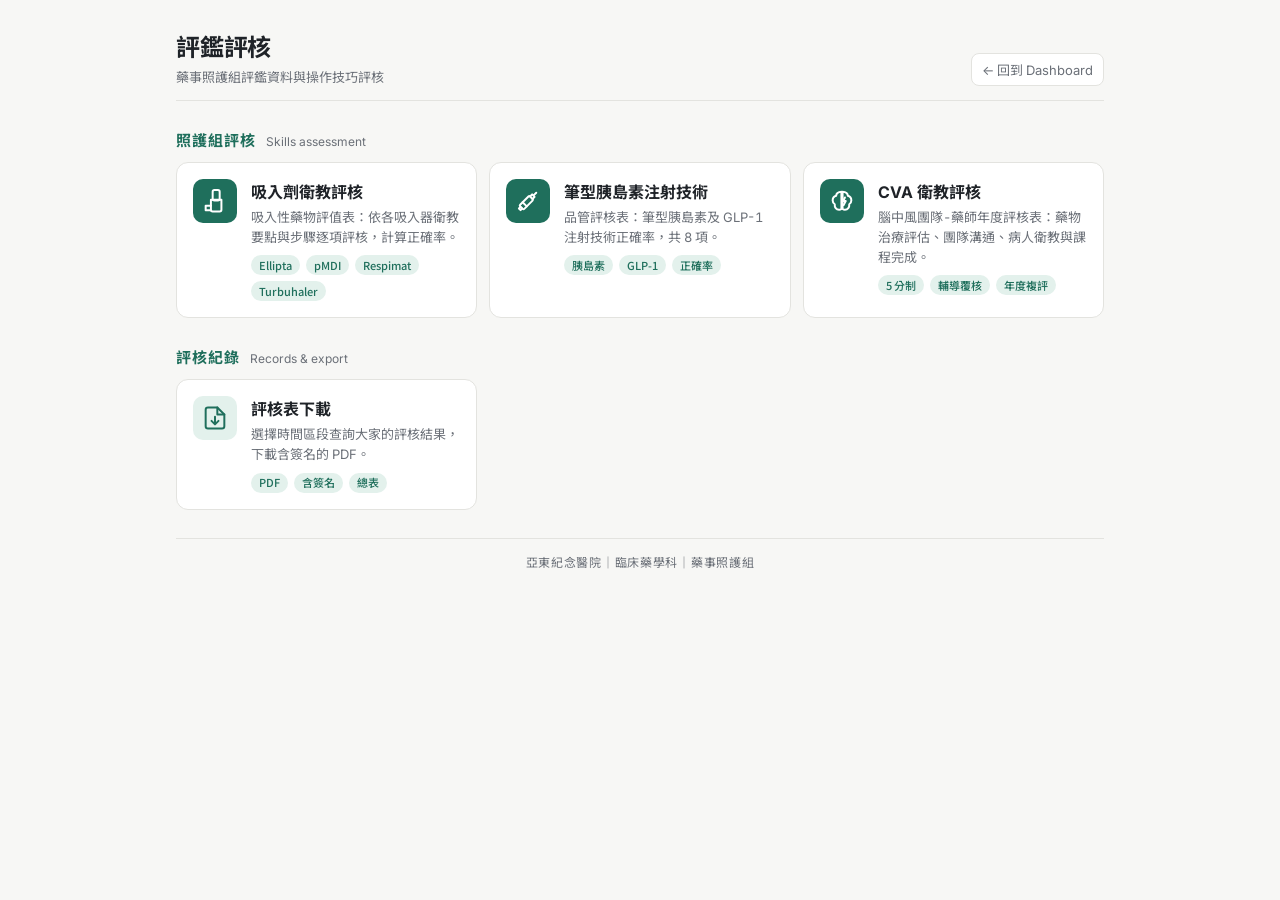
<file: site/eval/index.html>
<!doctype html>
<html lang="zh-Hant">
<head>
<meta charset="utf-8">
<meta name="viewport" content="width=device-width, initial-scale=1, viewport-fit=cover">
<meta name="robots" content="noindex, nofollow, noarchive">
<meta name="referrer" content="no-referrer">
<title>評鑑評核｜藥事照護組</title>
<link rel="icon" type="image/svg+xml" href="data:image/svg+xml,%3Csvg xmlns='http://www.w3.org/2000/svg' viewBox='0 0 24 24'%3E%3Crect width='24' height='24' rx='5' fill='%231f6f5c'/%3E%3Cpath d='M9 5h6v2H9zM8 6H7a1 1 0 0 0-1 1v11a1 1 0 0 0 1 1h10a1 1 0 0 0 1-1V7a1 1 0 0 0-1-1h-1M9.5 13l2 2 3.5-4' fill='none' stroke='%23fff' stroke-width='1.6' stroke-linecap='round' stroke-linejoin='round'/%3E%3C/svg%3E">
<link rel="preconnect" href="https://fonts.googleapis.com">
<link rel="preconnect" href="https://fonts.gstatic.com" crossorigin>
<link href="https://fonts.googleapis.com/css2?family=Inter:wght@400;500;600;700&family=Noto+Sans+TC:wght@400;500;600;700&display=swap" rel="stylesheet">
<style>
/* Same tokens as the Dashboard and 臨床資源 so the pages read as one site */
:root{
  --font:"Inter","Noto Sans TC",system-ui,-apple-system,"PingFang TC","Microsoft JhengHei",sans-serif;
  --bg:#f7f7f5;--panel:#ffffff;--fg:#1f2328;--muted:#6b7078;--line:#e3e3df;
  --tdm:#1f6f5c;--tdm-soft:#e3f1ec;
  color-scheme:light;
  padding-top:env(safe-area-inset-top,0px);padding-bottom:env(safe-area-inset-bottom,0px);
}
*{box-sizing:border-box}
html,body{margin:0;background:var(--bg);color:var(--fg);font-family:var(--font);-webkit-font-smoothing:antialiased;font-feature-settings:"tnum" 1}
.wrap{max-width:960px;margin:0 auto;padding-block:28px 48px;padding-left:max(16px,env(safe-area-inset-left,0px));padding-right:max(16px,env(safe-area-inset-right,0px));display:flex;flex-direction:column;gap:28px}
header{display:flex;justify-content:space-between;align-items:flex-end;gap:12px;flex-wrap:wrap;border-bottom:1px solid var(--line);padding-bottom:14px}
h1{margin:0;font-size:24px;font-weight:700;letter-spacing:-.01em}
.sub{margin:4px 0 0;color:var(--muted);font-size:13px}
.back{display:inline-flex;align-items:center;gap:6px;color:var(--muted);text-decoration:none;font-size:13px;padding:6px 10px;border:1px solid var(--line);border-radius:8px;background:var(--panel)}
.back:hover,.back:focus-visible{color:var(--fg);border-color:var(--muted)}
section{display:flex;flex-direction:column;gap:12px}
.sec-h{display:flex;align-items:baseline;gap:10px}
.sec-h h2{margin:0;font-size:15px;font-weight:700;letter-spacing:.06em;color:var(--tdm)}
.sec-h span{font-size:12px;color:var(--muted)}
.cards{display:grid;grid-template-columns:repeat(auto-fill,minmax(min(100%,280px),1fr));gap:12px}
.card{display:flex;gap:14px;align-items:flex-start;padding:16px;background:var(--panel);border:1px solid var(--line);border-radius:12px;text-decoration:none;color:inherit;min-width:0}
.card:hover,.card:focus-visible{border-color:var(--tdm);box-shadow:0 0 0 1px var(--tdm) inset;outline:none}
.ic{width:44px;height:44px;flex:none;border-radius:10px;background:var(--tdm);display:grid;place-items:center}
.ic svg{width:28px;height:28px;fill:none;stroke:#ffffff;stroke-width:1.7;stroke-linecap:round;stroke-linejoin:round}
.ic.alt{background:var(--tdm-soft)}
.ic.alt svg{stroke:var(--tdm)}
.card-t{font-weight:700;font-size:16px}
.card-d{margin-top:4px;font-size:13px;line-height:1.55;color:var(--muted)}
.tags{display:flex;flex-wrap:wrap;gap:6px;margin-top:8px}
.tags b{display:inline-flex;align-items:center;height:20px;line-height:1;font-family:"Noto Sans TC",system-ui,sans-serif;font-weight:500;font-size:11px;color:var(--tdm);background:var(--tdm-soft);padding:0 8px;border-radius:99px}
footer{border-top:1px solid var(--line);padding-top:14px;text-align:center;color:var(--muted);font-size:12px;letter-spacing:.06em}
</style>
</head>
<body>
<div class="wrap">
  <header>
    <div>
      <h1>評鑑評核</h1>
      <p class="sub">藥事照護組評鑑資料與操作技巧評核</p>
    </div>
    <a class="back" id="back" href="../">← 回到 Dashboard</a>
  </header>

  <section aria-labelledby="sec-eval">
    <div class="sec-h"><h2 id="sec-eval">照護組評核</h2><span>Skills assessment</span></div>
    <div class="cards">
      <a class="card" data-page="evalinhaler" href="inhaler.html">
        <div class="ic"><svg viewBox="0 0 24 24" aria-hidden="true"><rect x="10" y="2.5" width="6" height="9" rx="1.5"/><path d="M8.5 11h9v8.5a1.5 1.5 0 0 1-1.5 1.5h-6a1.5 1.5 0 0 1-1.5-1.5z"/><path d="M8.5 16H4v4h4.5"/></svg></div>
        <div>
          <div class="card-t">吸入劑衛教評核</div>
          <div class="card-d">吸入性藥物評值表：依各吸入器衛教要點與步驟逐項評核，計算正確率。</div>
          <div class="tags"><b>Ellipta</b><b>pMDI</b><b>Respimat</b><b>Turbuhaler</b></div>
        </div>
      </a>
      <a class="card" data-page="evalinsulin" href="insulin.html">
        <div class="ic"><svg viewBox="0 0 24 24" aria-hidden="true"><g transform="rotate(-45 12 12)"><rect x="4" y="9.5" width="12" height="5" rx="1"/><path d="M16 10.5h2.5v3H16M18.5 12H22M4 11H2v2h2M8 9.5v5"/></g></svg></div>
        <div>
          <div class="card-t">筆型胰島素注射技術</div>
          <div class="card-d">品管評核表：筆型胰島素及 GLP-1 注射技術正確率，共 8 項。</div>
          <div class="tags"><b>胰島素</b><b>GLP-1</b><b>正確率</b></div>
        </div>
      </a>
      <a class="card" data-page="evalcva" href="cva.html">
        <div class="ic"><svg viewBox="0 0 24 24" aria-hidden="true"><path d="M11.5 4C8.5 4 7 6 7 7.5 5 8 4 9.5 4 11.5c0 1.4.7 2.6 1.8 3.3-.3 2.4 1.2 4.7 3.7 4.7.8 0 1.5-.3 2-.7z"/><path d="M12.5 4c3 0 4.5 2 4.5 3.5 2 .5 3 2 3 4 0 1.4-.7 2.6-1.8 3.3.3 2.4-1.2 4.7-3.7 4.7-.8 0-1.5-.3-2-.7z"/><path d="M14.5 9l-1.5 3h2.2l-1.8 3.5"/></svg></div>
        <div>
          <div class="card-t">CVA 衛教評核</div>
          <div class="card-d">腦中風團隊-藥師年度評核表：藥物治療評估、團隊溝通、病人衛教與課程完成。</div>
          <div class="tags"><b>5 分制</b><b>輔導覆核</b><b>年度複評</b></div>
        </div>
      </a>
    </div>
  </section>

  <section aria-labelledby="sec-rec">
    <div class="sec-h"><h2 id="sec-rec">評核紀錄</h2><span>Records &amp; export</span></div>
    <div class="cards">
      <a class="card" data-page="evalexport" href="export.html">
        <div class="ic alt"><svg viewBox="0 0 24 24" aria-hidden="true"><path d="M14 3H6a2 2 0 0 0-2 2v14a2 2 0 0 0 2 2h12a2 2 0 0 0 2-2V9z"/><path d="M14 3v6h6"/><path d="M12 11v6M9 14.5l3 3 3-3"/></svg></div>
        <div>
          <div class="card-t">評核表下載</div>
          <div class="card-d">選擇時間區段查詢大家的評核結果，下載含簽名的 PDF。</div>
          <div class="tags"><b>PDF</b><b>含簽名</b><b>總表</b></div>
        </div>
      </a>
    </div>
  </section>

  <footer>亞東紀念醫院｜臨床藥學科｜藥事照護組</footer>
</div>
<script>
/* 經由 Apps Script 備用網址開啟時，連結改指回同一個 /exec 網址 */
(function(){var x=window.EXEC_URL;if(x)x=x.replace(/\/a\/macros\/[^/]+\//,'/macros/');if(!x)return;
var b=document.getElementById('back');b.href=x;b.target='_top';
document.querySelectorAll('a[data-page]').forEach(function(a){a.href=x+'?page='+a.dataset.page;a.target='_top';});})();
</script>
</body>
</html>
</file>
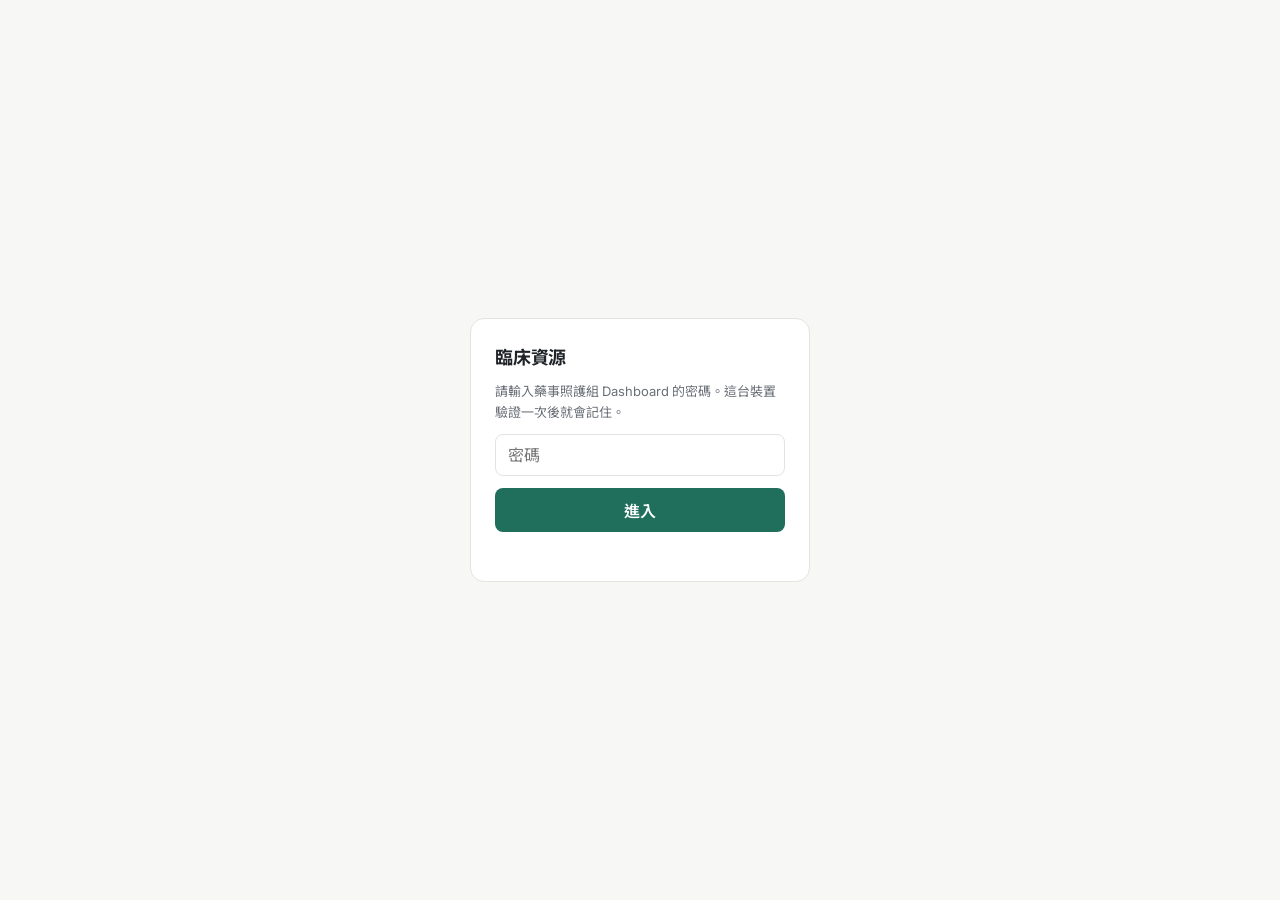
<file: site/resources.html>
<!doctype html>
<html lang="zh-Hant">
<head>
<meta charset="utf-8">
<meta name="viewport" content="width=device-width, initial-scale=1, viewport-fit=cover">
<meta name="robots" content="noindex, nofollow, noarchive">
<meta name="referrer" content="no-referrer">
<title>臨床資源｜藥事照護組</title>
<link rel="icon" type="image/svg+xml" href="data:image/svg+xml,%3Csvg xmlns='http://www.w3.org/2000/svg' viewBox='0 0 64 64'%3E %3Crect width='64' height='64' rx='14' fill='%231f6f5c'/%3E %3Ctext x='32' y='30' text-anchor='middle' font-family='Arial, Helvetica, sans-serif' font-weight='900' font-size='25' letter-spacing='-0.5' fill='%23ffffff'%3EVPA%3C/text%3E %3Crect x='7' y='43' width='50' height='8' rx='2' fill='%23ffffff' fill-opacity='0.22'/%3E %3Cpath d='M9 56 L13 38 Q16 45 21 47 L25 36 Q28 44 33 46 L37 35 Q40 43 46 46' fill='none' stroke='%23ffffff' stroke-width='3.5' stroke-linecap='round' stroke-linejoin='round'/%3E %3Ccircle cx='48' cy='46.5' r='5' fill='%23f2c14e' stroke='%231f6f5c' stroke-width='1.5'/%3E %3C/svg%3E">
<link rel="preconnect" href="https://fonts.googleapis.com">
<link rel="preconnect" href="https://fonts.gstatic.com" crossorigin>
<link href="https://fonts.googleapis.com/css2?family=Inter:wght@400;500;600;700&family=Noto+Sans+TC:wght@400;500;600;700&display=swap" rel="stylesheet">
<style>
/* Same tokens as the Dashboard so the two pages read as one site */
:root{
  --font:"Inter","Noto Sans TC",system-ui,-apple-system,"PingFang TC","Microsoft JhengHei",sans-serif;
  --bg:#f7f7f5;--panel:#ffffff;--fg:#1f2328;--muted:#6b7078;--line:#e3e3df;
  --tdm:#1f6f5c;--tdm-soft:#e3f1ec;
  color-scheme:light;
  padding-top:env(safe-area-inset-top,0px);padding-bottom:env(safe-area-inset-bottom,0px);
}
*{box-sizing:border-box}
html,body{margin:0;background:var(--bg);color:var(--fg);font-family:var(--font);-webkit-font-smoothing:antialiased;font-feature-settings:"tnum" 1}
.wrap{max-width:960px;margin:0 auto;padding-block:28px 48px;padding-left:max(16px,env(safe-area-inset-left,0px));padding-right:max(16px,env(safe-area-inset-right,0px));display:flex;flex-direction:column;gap:28px}
header{display:flex;justify-content:space-between;align-items:flex-end;gap:12px;flex-wrap:wrap;border-bottom:1px solid var(--line);padding-bottom:14px}
h1{margin:0;font-size:24px;font-weight:700;letter-spacing:-.01em}
.sub{margin:4px 0 0;color:var(--muted);font-size:13px}
.back{display:inline-flex;align-items:center;gap:6px;color:var(--muted);text-decoration:none;font-size:13px;padding:6px 10px;border:1px solid var(--line);border-radius:8px;background:var(--panel)}
.back:hover,.back:focus-visible{color:var(--fg);border-color:var(--muted)}
section{display:flex;flex-direction:column;gap:12px}
.sec-h{display:flex;align-items:baseline;gap:10px}
.sec-h h2{margin:0;font-size:15px;font-weight:700;letter-spacing:.06em;color:var(--tdm)}
.sec-h span{font-size:12px;color:var(--muted)}
.cards{display:grid;grid-template-columns:repeat(auto-fill,minmax(min(100%,280px),1fr));gap:12px}
.card{display:flex;gap:14px;align-items:flex-start;padding:16px;background:var(--panel);border:1px solid var(--line);border-radius:12px;text-decoration:none;color:inherit;min-width:0}
.card:hover,.card:focus-visible{border-color:var(--tdm);box-shadow:0 0 0 1px var(--tdm) inset;outline:none}
.card img{width:44px;height:44px;flex:none;border-radius:10px}
.card-t{font-weight:700;font-size:16px}
.card-d{margin-top:4px;font-size:13px;line-height:1.55;color:var(--muted)}
.tags{display:flex;flex-wrap:wrap;gap:6px;margin-top:8px}
.tags b{display:inline-flex;align-items:center;height:20px;line-height:1;font-family:"Noto Sans TC",system-ui,sans-serif;font-weight:500;font-size:11px;color:var(--tdm);background:var(--tdm-soft);padding:0 8px;border-radius:99px}
footer{border-top:1px solid var(--line);padding-top:14px;text-align:center;color:var(--muted);font-size:12px;letter-spacing:.06em}
</style>
<style>
/* 密碼門檻：未驗證過的裝置先輸入 Dashboard 密碼 */
html.locked .wrap{display:none}
.gate{display:none;min-height:100vh;align-items:center;justify-content:center;padding:24px}
html.locked .gate{display:flex}
.gate form{width:min(100%,340px);background:var(--panel);border:1px solid var(--line);border-radius:14px;padding:24px;display:flex;flex-direction:column;gap:12px}
.gate h1{font-size:18px}
.gate p{margin:0;color:var(--muted);font-size:13px;line-height:1.6}
.gate input{font:inherit;font-size:16px;padding:10px 12px;border:1px solid var(--line);border-radius:8px;background:#fff;color:var(--fg)}
.gate button{font:inherit;font-weight:600;padding:10px 12px;border:0;border-radius:8px;background:var(--tdm);color:#fff;cursor:pointer}
.gate button[disabled]{opacity:.6;cursor:default}
.gate .err{color:#b42318;font-size:13px;min-height:1em}
</style>
<script>(function(){var ok=false;try{ok=!!localStorage.getItem("rxcare_pw")}catch(e){}if(!ok)ok=/(?:^|; )rxcare_pw=[^;]+/.test(document.cookie);if(!ok)document.documentElement.classList.add("locked");})();</script>
<script src="config.js"></script>
</head>
<body>
<div class="gate" id="gate">
  <form id="gateForm" autocomplete="on">
    <h1>臨床資源</h1>
    <p>請輸入藥事照護組 Dashboard 的密碼。這台裝置驗證一次後就會記住。</p>
    <input type="text" name="username" value="rxcare" autocomplete="username" hidden>
    <input id="gatePw" type="password" autocomplete="current-password" placeholder="密碼" required>
    <button id="gateBtn" type="submit">進入</button>
    <div class="err" id="gateErr" role="alert"></div>
  </form>
</div>
<div class="wrap">
  <header>
    <div>
      <h1>臨床資源</h1>
      <p class="sub">藥事照護組臨床工具與參考資料</p>
    </div>
    <a class="back" id="back" href="./">← 回到 Dashboard</a>
  </header>

  <section aria-labelledby="sec-dose">
    <div class="sec-h"><h2 id="sec-dose">Dosing Calculator</h2><span>Dose calculation tools</span></div>
    <div class="cards">
      <a class="card" data-page="amdc" href="dose/amdc.html">
        <img src="[data-uri]" alt="">
        <div>
          <div class="card-t">AMDC</div>
          <div class="card-d">Anti-Microbial Dose Calculator：依腎功能、體重、RRT 與輸注方式，提供成人抗微生物藥物劑量建議。</div>
          <div class="tags"><b>腎功能調整</b><b>體重</b><b>RRT</b><b>輸注</b></div>
        </div>
      </a>
      <a class="card" data-page="ccmc" href="dose/ccmc.html">
        <img src="data:image/svg+xml,%3Csvg%20xmlns%3D%22http%3A//www.w3.org/2000/svg%22%20viewBox%3D%220%200%2064%2064%22%3E%20%3Crect%20width%3D%2264%22%20height%3D%2264%22%20rx%3D%2214%22%20fill%3D%22%231D4E89%22/%3E%20%3Ctext%20x%3D%2232%22%20y%3D%2227%22%20text-anchor%3D%22middle%22%20font-family%3D%22Arial%2C%20Helvetica%2C%20sans-serif%22%20font-weight%3D%22900%22%20font-size%3D%2218%22%20letter-spacing%3D%22-0.5%22%20fill%3D%22%23ffffff%22%3ECCMC%3C/text%3E%20%3Crect%20x%3D%227%22%20y%3D%2235%22%20width%3D%2250%22%20height%3D%2220%22%20rx%3D%224%22%20fill%3D%22%23ffffff%22%20fill-opacity%3D%220.16%22/%3E%20%3Cpath%20d%3D%22M9%2046%20H20%20L23%2039%20L28%2053%20L32%2042%20L35%2046%20H42%22%20fill%3D%22none%22%20stroke%3D%22%23ffffff%22%20stroke-width%3D%223%22%20stroke-linecap%3D%22round%22%20stroke-linejoin%3D%22round%22/%3E%20%3Cpath%20d%3D%22M50%2037%20C50%2037%2045%2043%2045%2046.5%20A5%205%200%200%200%2055%2046.5%20C55%2043%2050%2037%2050%2037%20Z%22%20fill%3D%22%23F2C14E%22/%3E%20%3C/svg%3E" alt="">
        <div>
          <div class="card-t">CCMC</div>
          <div class="card-d">Critical Care Medication Calculator：依主診斷帶入常用重症藥品，可同時選多項；依腎肝功能、體重、RRT、ECMO 給劑量建議、mL/h 換算、泡法、給藥途徑與 Y-site 相容性。</div>
          <div class="tags"><b>多藥選取</b><b>主診斷</b><b>mL/h 換算</b><b>Y-site</b></div>
        </div>
      </a>
    </div>
  </section>

  <section aria-labelledby="sec-tdm">
    <div class="sec-h"><h2 id="sec-tdm">TDM</h2><span>Therapeutic drug monitoring</span></div>
    <div class="cards">
      <a class="card" data-page="vpa" href="tdm/valproic-acid.html">
        <img src="data:image/svg+xml,%3Csvg xmlns='http://www.w3.org/2000/svg' viewBox='0 0 64 64'%3E %3Crect width='64' height='64' rx='14' fill='%231f6f5c'/%3E %3Ctext x='32' y='30' text-anchor='middle' font-family='Arial, Helvetica, sans-serif' font-weight='900' font-size='25' letter-spacing='-0.5' fill='%23ffffff'%3EVPA%3C/text%3E %3Crect x='7' y='43' width='50' height='8' rx='2' fill='%23ffffff' fill-opacity='0.22'/%3E %3Cpath d='M9 56 L13 38 Q16 45 21 47 L25 36 Q28 44 33 46 L37 35 Q40 43 46 46' fill='none' stroke='%23ffffff' stroke-width='3.5' stroke-linecap='round' stroke-linejoin='round'/%3E %3Ccircle cx='48' cy='46.5' r='5' fill='%23f2c14e' stroke='%231f6f5c' stroke-width='1.5'/%3E %3C/svg%3E" alt="">
        <div>
          <div class="card-t">Valproic acid</div>
          <div class="card-d">以測得的total valproic acid level, serum albumin level 與病人情境，推估 free valproic acid level，並比較多個預測模型以輔助臨床評估及決策。</div>
          <div class="tags"><b>Free VPA 估計</b><b>毒性閾值</b><b>SOAP</b></div>
        </div>
      </a>
    </div>
  </section>

  <footer>亞東紀念醫院｜臨床藥學科｜藥事照護組</footer>
</div>
<script>
/* 經由 Apps Script 備用網址開啟時，連結改指回同一個 /exec 網址 */
(function(){var x=window.EXEC_URL;if(x)x=x.replace(/\/a\/macros\/[^/]+\//,'/macros/'); /* 網域帳號網址（/a/macros/網域/）改成一般網址，未登入該網域的人也能開 */if(!x)return;
var b=document.getElementById('back');b.href=x;b.target='_top';
document.querySelectorAll('a[data-page]').forEach(function(a){a.href=x+'?page='+a.dataset.page;a.target='_top';});})();
</script>
<script>
/* 密碼由 Apps Script 伺服器比對；通過後與 Dashboard 一樣記在這台裝置（localStorage＋一年期 cookie） */
(function(){
  var form=document.getElementById('gateForm'); if(!form) return;
  var ep=window.EXEC_URL||(window.DASH_CONFIG||{}).endpoint||'';
  ep=ep.replace(/\/a\/macros\/[^/]+\//,'/macros/');
  var btn=document.getElementById('gateBtn'), err=document.getElementById('gateErr'), inp=document.getElementById('gatePw');
  form.addEventListener('submit',function(ev){
    ev.preventDefault(); var pw=inp.value.trim(); if(!pw) return;
    if(!ep){err.textContent='找不到驗證伺服器，請從 Dashboard 進入。';return;}
    btn.disabled=true; btn.textContent='驗證中…'; err.textContent='';
    fetch(ep+'?p='+encodeURIComponent(pw),{cache:'no-store'}).then(function(r){return r.json();}).then(function(j){
      if(j&&j.ok){
        try{localStorage.setItem('rxcare_pw',pw);}catch(e){}
        try{document.cookie='rxcare_pw='+encodeURIComponent(pw)+'; max-age=31536000; path=/; SameSite=Strict; Secure';}catch(e){}
        document.documentElement.classList.remove('locked');
      } else {
        err.textContent=(j&&j.error==='locked')?'嘗試次數過多，請 10 分鐘後再試。':'密碼錯誤，請再試一次。';
        inp.select();
      }
    }).catch(function(){err.textContent='無法連線到驗證伺服器，請稍後再試。';})
    .then(function(){btn.disabled=false;btn.textContent='進入';});
  });
})();
</script>
</body>
</html>
</file>
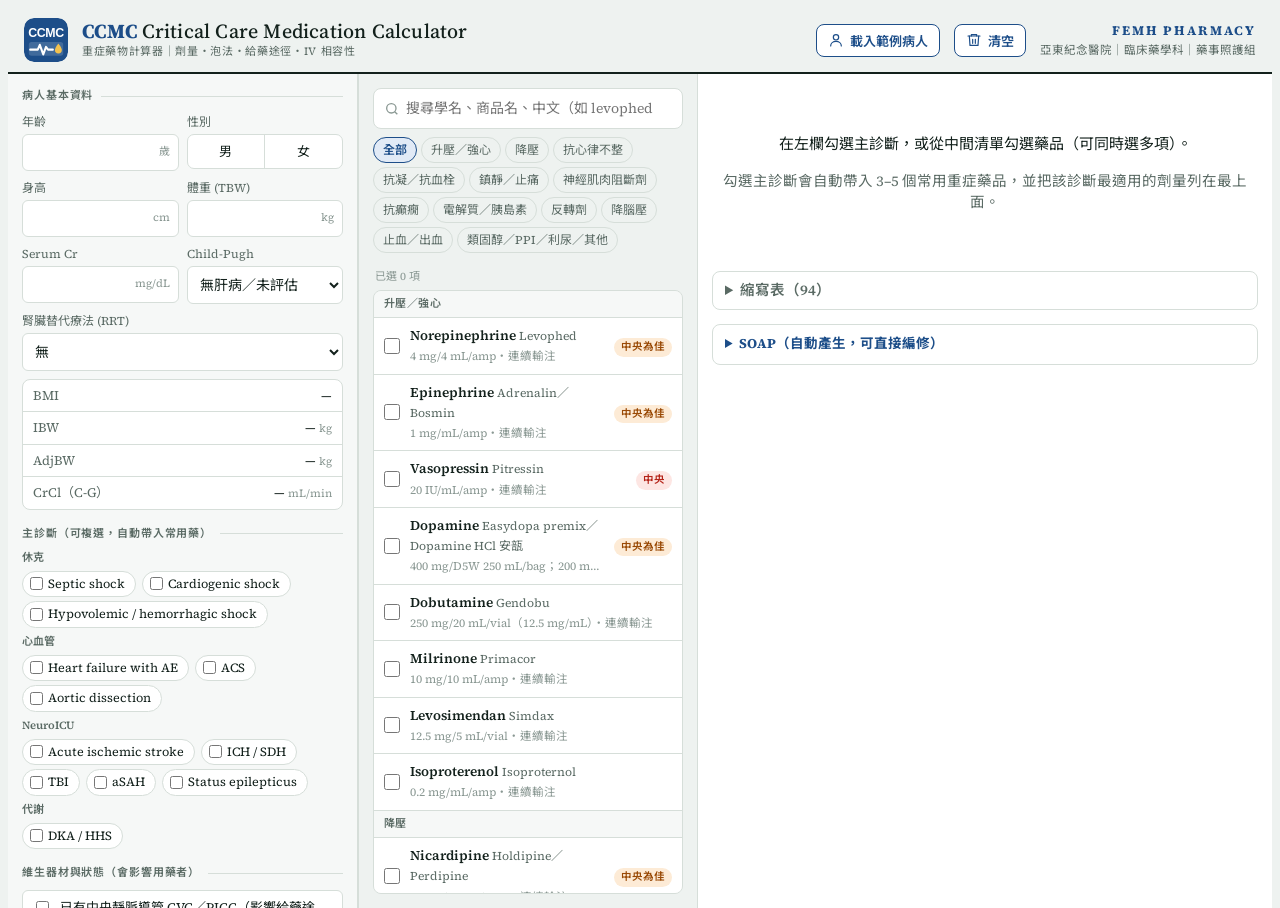
<file: site/dose/ccmc.html>
<!doctype html><html lang="zh-Hant"><head><meta charset=utf8><meta name="robots" content="noindex, nofollow, noarchive"><meta name=viewport content="width=device-width,initial-scale=1,viewport-fit=cover">
<title>FEMH CCMC</title>
<link rel="icon" type="image/svg+xml" href="data:image/svg+xml,%3Csvg%20xmlns%3D%22http%3A//www.w3.org/2000/svg%22%20viewBox%3D%220%200%2064%2064%22%3E%20%3Crect%20width%3D%2264%22%20height%3D%2264%22%20rx%3D%2214%22%20fill%3D%22%231D4E89%22/%3E%20%3Ctext%20x%3D%2232%22%20y%3D%2227%22%20text-anchor%3D%22middle%22%20font-family%3D%22Arial%2C%20Helvetica%2C%20sans-serif%22%20font-weight%3D%22900%22%20font-size%3D%2218%22%20letter-spacing%3D%22-0.5%22%20fill%3D%22%23ffffff%22%3ECCMC%3C/text%3E%20%3Crect%20x%3D%227%22%20y%3D%2235%22%20width%3D%2250%22%20height%3D%2220%22%20rx%3D%224%22%20fill%3D%22%23ffffff%22%20fill-opacity%3D%220.16%22/%3E%20%3Cpath%20d%3D%22M9%2046%20H20%20L23%2039%20L28%2053%20L32%2042%20L35%2046%20H42%22%20fill%3D%22none%22%20stroke%3D%22%23ffffff%22%20stroke-width%3D%223%22%20stroke-linecap%3D%22round%22%20stroke-linejoin%3D%22round%22/%3E%20%3Cpath%20d%3D%22M50%2037%20C50%2037%2045%2043%2045%2046.5%20A5%205%200%200%200%2055%2046.5%20C55%2043%2050%2037%2050%2037%20Z%22%20fill%3D%22%23F2C14E%22/%3E%20%3C/svg%3E">
<link rel="apple-touch-icon" sizes="180x180" href="ccmc-180.png"><link rel="icon" type="image/png" sizes="512x512" href="ccmc-512.png">
<meta name="claude:viewport-fit-sides" content="cover">
<link rel="preconnect" href="https://fonts.googleapis.com">
<link rel="stylesheet" href="https://fonts.googleapis.com/css2?family=Source+Serif+4:opsz,wght@8..60,400;8..60,500;8..60,600;8..60,700;8..60,800&family=Noto+Sans+TC:wght@400;500;700&display=swap">
<meta name="apple-mobile-web-app-title" content="FEMH CCMC"><meta name="application-name" content="FEMH CCMC"><meta name="theme-color" content="#1D4E89">
<style>
/* Layout: 三欄工作台 — 左：病人參數與腎功能；中：藥物瀏覽；右：劑量階梯與配製 */
:root{
  --bg:#EEF2F0; --surface:#FFFFFF; --sunk:#F6F8F7; --ink:#13211C; --muted:#5A6A64; --faint:#8A9893; --line:#D6DED9;
  --accent:#0A6B5C; --accent-ink:#FFFFFF; --accent-soft:#DCEEE9; --accent-line:#9CCFC3;
  --warn:#9A4A06; --warn-soft:#FDEBD6; --danger:#B42318; --danger-soft:#FDE6E3; --info:#1D5AA6; --info-soft:#E3EDFA; --ok:#2C7A3F;
  --f-sans:"Source Serif 4","Noto Sans TC","Microsoft JhengHei","PingFang TC",sans-serif;
  --f-mono:"Source Serif 4","Noto Sans TC","Microsoft JhengHei","PingFang TC",sans-serif;
  --r:8px; color-scheme:light;
}
[hidden]{display:none!important}
html,body{height:100%}
body{background:var(--bg);color:var(--ink);font-family:var(--f-sans);font-size:14.5px;line-height:1.5;font-variant-numeric:tabular-nums lining-nums}
*{box-sizing:border-box}
button,input,select{font:inherit;color:inherit}
.num,.mono{font-family:var(--f-mono);font-variant-numeric:tabular-nums}
.app{display:grid;grid-template-rows:auto 1fr;height:100%}
header.top{display:flex;align-items:center;gap:14px;flex-wrap:wrap;padding-block:10px;padding-left:max(16px,env(safe-area-inset-left,0px));padding-right:max(16px,env(safe-area-inset-right,0px));background:var(--bg);border-bottom:2px solid var(--ink)}
.brand{display:flex;flex-direction:column;gap:1px;min-width:0;flex:1 1 220px}
.brand h1{font-size:20px;margin:0;font-weight:500;letter-spacing:.01em;text-wrap:balance;line-height:1.2}
.brand h1 b{font-weight:800;color:var(--accent);letter-spacing:.02em;margin-right:4px}
.brand .sub{font-family:var(--f-mono);font-size:11px;color:var(--muted);letter-spacing:.06em}
.logo{width:44px;height:44px;flex:none}
.femh{display:flex;flex-direction:column;align-items:flex-end;gap:1px;text-align:right}
.femh .fb{font-weight:700;font-size:13px;letter-spacing:.14em;color:var(--accent);text-transform:uppercase}
.femh .fs{font-size:11.5px;color:var(--muted)}
@media (max-width:760px){.femh{align-items:flex-start;text-align:left;width:100%}}
.mark{width:28px;height:28px;border-radius:7px;background:var(--accent);display:grid;place-items:center;color:var(--accent-ink);font-weight:700;font-family:var(--f-mono);font-size:13px;flex:none}
.top .spacer{flex:0 1 0}
.grp.org{background:var(--accent-soft);color:var(--accent)}
.clr{display:inline-flex;align-items:center;gap:6px;font:600 13px var(--f-sans);color:var(--accent);background:var(--surface);border:1px solid var(--accent);border-radius:8px;padding:6px 11px;cursor:pointer}.clr:hover,#backRes:hover{background:var(--accent-soft)}
.pill-ex{font-size:11px;padding:3px 8px;border-radius:99px;background:var(--warn-soft);color:var(--warn);font-weight:600}
main.cols{display:grid;grid-template-columns:minmax(330px,370px) minmax(300px,350px) minmax(0,1fr);min-height:0}
.col{min-height:0;overflow:auto;padding-block:14px;padding-inline:14px;border-right:1px solid var(--line)}
.col:last-child{border-right:0}
.col.pat{background:var(--sunk)}
@media (max-width:1180px){
  main.cols{grid-template-columns:minmax(320px,360px) minmax(0,1fr);grid-template-rows:auto 1fr}
  .col.pat{grid-row:1 / span 2}
  .col.list{border-right:0;border-bottom:1px solid var(--line);max-height:42vh}
}
@media (max-width:760px){
  .app{height:auto;display:block}
  html,body{height:auto}
  main.cols{display:block}
  .col{overflow:visible;border-right:0;border-bottom:1px solid var(--line);padding-left:max(16px,env(safe-area-inset-left,0px));padding-right:max(16px,env(safe-area-inset-right,0px))}
  .col.list{max-height:62vh;overflow:auto}
  .search{top:-14px}
}
h2.sec{font-size:11px;letter-spacing:.08em;text-transform:uppercase;color:var(--muted);margin:16px 0 8px;font-weight:600;display:flex;align-items:center;gap:8px}
h2.sec:first-child{margin-top:0}
h2.sec::after{content:"";flex:1;height:1px;background:var(--line)}
.grid2{display:grid;grid-template-columns:1fr 1fr;gap:8px}
.grid3{display:grid;grid-template-columns:1fr 1fr 1fr;gap:8px}
.fld{display:flex;flex-direction:column;gap:3px;min-width:0}
.fld label{font-size:12px;color:var(--muted);display:flex;gap:4px;align-items:center}
.req{color:var(--danger);font-weight:700}
.inp{display:flex;align-items:center;border:1px solid var(--line);border-radius:6px;background:var(--surface);overflow:hidden}
.inp:focus-within{border-color:var(--accent);box-shadow:0 0 0 3px var(--accent-soft)}
.inp input,.inp select{border:0;background:transparent;padding:7px 8px;width:100%;min-width:0;outline:0;font-family:var(--f-mono);font-size:14px}
.inp select{font-family:var(--f-sans)}
.inp .u{font-size:11px;color:var(--faint);padding-right:8px;white-space:nowrap}
.seg{display:flex;border:1px solid var(--line);border-radius:7px;overflow:hidden;background:var(--surface)}
.seg button{flex:1;border:0;background:transparent;padding:7px 6px;cursor:pointer;font-size:13px;border-right:1px solid var(--line);white-space:nowrap}
.seg button:last-child{border-right:0}
.seg button[aria-pressed="true"]{background:var(--accent);color:var(--accent-ink);font-weight:600}
.seg.sev button[aria-pressed="true"][data-v="sev"]{background:var(--danger);color:var(--surface)}
.seg button:focus-visible{outline:2px solid var(--accent);outline-offset:-2px}
.chk{display:flex;align-items:flex-start;gap:8px;padding:7px 9px;border:1px solid var(--line);border-radius:6px;background:var(--surface);cursor:pointer;font-size:13px}
.chk input{margin-top:3px;accent-color:var(--accent)}
.chk:has(input:checked){border-color:var(--accent-line);background:var(--accent-soft)}
.stack{display:flex;flex-direction:column;gap:6px}
details.more{border:1px dashed var(--line);border-radius:6px;padding:6px 9px;background:var(--surface)}
details.more summary{cursor:pointer;font-size:12px;color:var(--muted)}
details.more[open] summary{margin-bottom:8px}
.hint{font-size:11.5px;color:var(--faint);line-height:1.45}
/* results */
.res{background:var(--surface);border:1px solid var(--line);border-radius:var(--r);overflow:hidden}
.res table{width:100%;border-collapse:collapse;font-size:13px}
.res td{padding:6px 10px;border-bottom:1px solid var(--line);vertical-align:top}
.res tr:last-child td{border-bottom:0}
.res td.k{color:var(--muted);width:46%}
.res td.v{text-align:right;font-family:var(--f-mono);font-variant-numeric:tabular-nums;white-space:nowrap}
.res td.v small{color:var(--faint);font-family:var(--f-sans);font-size:11px}
.res tr.pick td{background:var(--accent-soft)}
.res tr.pick td.k{color:var(--ink);font-weight:600}
.res tr.na td{color:var(--faint)}
.radio{accent-color:var(--accent);margin:0 6px 0 0;vertical-align:-2px}
.basis{margin-top:8px;padding:10px 12px;border-radius:var(--r);background:var(--accent);color:var(--accent-ink);display:flex;align-items:baseline;justify-content:space-between;gap:8px;flex-wrap:wrap}
.basis b{font-family:var(--f-mono);font-size:22px}
.basis span{font-size:12px;opacity:.9}
.basis.rrt{background:var(--info);color:#fff}
.alerts{display:flex;flex-direction:column;gap:6px;margin-top:8px}
.al{font-size:12.5px;padding:7px 10px;border-radius:6px;border-left:3px solid;line-height:1.45}
.al b{font-weight:600}
.al.w{background:var(--warn-soft);border-color:var(--warn);color:var(--ink)}
.al.d{background:var(--danger-soft);border-color:var(--danger)}
.al.i{background:var(--info-soft);border-color:var(--info)}
/* list */
.search{position:sticky;top:-14px;z-index:2;background:var(--bg);padding-block:2px 8px;margin-top:-2px}
.col.list{background:var(--bg)}
.sbox{display:flex;align-items:center;gap:6px;border:1px solid var(--line);border-radius:8px;background:var(--surface);padding:0 10px}
.sbox:focus-within{border-color:var(--accent);box-shadow:0 0 0 3px var(--accent-soft)}
.sbox input{border:0;outline:0;background:transparent;padding:9px 0;width:100%;font-size:14px}
.sbox svg{flex:none;color:var(--faint)}
.tabs{display:flex;gap:4px;margin-top:8px}
.tabs button{flex:1;border:1px solid var(--line);background:var(--surface);border-radius:6px;padding:6px 4px;font-size:13px;cursor:pointer}
.tabs button[aria-pressed="true"]{background:var(--ink);color:var(--bg);border-color:var(--ink);font-weight:600}
.chips{display:flex;flex-wrap:wrap;gap:4px;margin-top:6px}
.chips button{border:1px solid var(--line);background:transparent;border-radius:99px;padding:3px 9px;font-size:12px;cursor:pointer;color:var(--muted)}
.chips button[aria-pressed="true"]{border-color:var(--accent);color:var(--accent);background:var(--accent-soft);font-weight:600}
.chips button.bl2{border-color:var(--info-soft);color:var(--info);background:transparent;border-style:dashed}
.chips button.bl2[aria-pressed="true"]{border-color:var(--info);background:var(--info-soft);color:var(--info);border-style:solid}
.rtseg{margin-top:6px}
.cnt{font-size:11px;color:var(--faint);margin:8px 2px 4px;display:flex;justify-content:space-between}
.dl{display:flex;flex-direction:column;gap:1px;border:1px solid var(--line);border-radius:var(--r);overflow:hidden;background:var(--line)}
.di{display:grid;grid-template-columns:1fr auto;gap:2px 8px;padding:8px 10px;background:var(--surface);cursor:pointer;border:0;text-align:left;width:100%}
.di:hover{background:var(--sunk)}
.di[aria-current="true"]{background:var(--accent-soft);box-shadow:inset 3px 0 0 var(--accent)}
.di .n{font-weight:600;font-size:13.5px;min-width:0}
.di .n i{font-style:normal;font-weight:400;color:var(--muted);font-size:12px}
.di .m{grid-column:1;font-size:11.5px;color:var(--faint);min-width:0;overflow:hidden;text-overflow:ellipsis;white-space:nowrap}
.di .st{grid-row:1 / span 2;grid-column:2;align-self:center}
.grp{font-size:11px;font-weight:600;color:var(--muted);background:var(--sunk);padding:5px 10px;letter-spacing:.04em}
.tag{display:inline-flex;align-items:center;gap:3px;font-size:10.5px;padding:2px 7px;border-radius:99px;font-weight:600;white-space:nowrap;line-height:1.4}
.tag.std{background:var(--sunk);color:var(--muted);border:1px solid var(--line)}
.tag.adj{background:var(--warn-soft);color:var(--warn)}
.tag.up{background:var(--info-soft);color:var(--info)}
.tag.no{background:var(--danger-soft);color:var(--danger)}
.tag.rt{background:transparent;border:1px solid var(--line);color:var(--muted);font-weight:500}
.tag.ext{background:var(--ink);color:var(--bg)}
.imrow{display:flex;align-items:center;gap:10px;margin-top:8px;flex-wrap:wrap}.imrow > span{font-size:12px;color:var(--muted);font-weight:600}.imrow .seg{flex:1;margin-top:0}
.tdmi{display:inline-block;font-family:var(--f-mono);font-size:9.5px;font-weight:700;letter-spacing:.04em;padding:1px 5px;border-radius:4px;background:var(--info);color:var(--surface);vertical-align:2px;font-style:normal}
.tdmi.big{font-size:11px;padding:2px 8px;border-radius:99px;font-family:var(--f-sans)}
/* detail */
.empty{color:var(--muted);padding:30px 10px;text-align:center}
.dh{display:flex;flex-wrap:wrap;align-items:flex-start;gap:10px;justify-content:space-between}
.dh h3{margin:0;font-size:22px;letter-spacing:-.01em;text-wrap:balance}
.dh .bn{color:var(--muted);font-size:13px;margin-top:2px}
.dh .meta{display:flex;gap:6px;flex-wrap:wrap;margin-top:6px}
.ctxbar{display:flex;flex-wrap:wrap;gap:6px 14px;margin:12px 0 4px;padding:8px 12px;background:var(--sunk);border:1px solid var(--line);border-radius:var(--r);font-size:12.5px}
.ctxbar span{color:var(--muted)} .ctxbar b{font-family:var(--f-mono);font-weight:600;color:var(--ink)}
.modes{margin-top:10px;flex-wrap:wrap}
.seg.modes button{white-space:normal;flex:1 1 170px;text-align:center;line-height:1.35}
.ld{margin:10px 0 0;padding:9px 12px;border-radius:var(--r);border:1px dashed var(--accent-line);background:var(--surface);font-size:13.5px}
.ld b{color:var(--accent)}
.ldC{display:grid;grid-template-columns:1fr auto 1fr;gap:10px;align-items:stretch;margin:12px 0 0}.ldC.solo{grid-template-columns:1fr}.stepC{display:flex;gap:10px;align-items:flex-start;border-radius:var(--r);padding:12px;color:#fff;min-width:0}.stepC.a{background:#B5530A;box-shadow:0 2px 8px rgba(181,83,10,.22)}.stepC.m{background:var(--accent)}.stepC .n{flex:none;width:24px;height:24px;border-radius:50%;background:#fff;font-weight:800;display:grid;place-items:center;font-size:13px}.stepC.a .n{color:#B5530A}.stepC.m .n{color:var(--accent)}.stepC .t{font-size:12px;font-weight:700;opacity:.92}.stepC .d{font-family:var(--f-mono);font-size:20px;font-weight:700;line-height:1.3}.stepC .s{font-size:11.5px;opacity:.9;margin-top:3px;line-height:1.45}.arrC{align-self:center;text-align:center;font-size:11.5px;color:var(--muted);font-weight:700;line-height:1.3}
@media (max-width:620px){.ldC{grid-template-columns:1fr}.arrC br{display:none}.arrC .ar{display:inline-block;transform:rotate(90deg);margin-left:6px}}
.ld.multi,.ld.one{border:2px solid var(--warn);background:var(--warn-soft);padding:10px 12px}
.ld.one .ldh b{color:var(--ink);font-size:15.5px}
.ddi{margin:12px 0 0;padding:10px 14px;border:2px solid var(--danger);border-radius:var(--r);background:var(--danger-soft)}.ddih{display:flex;align-items:center;gap:6px;font-weight:700;font-size:15px;color:var(--danger)}.ddi p{margin:4px 0 0;font-size:14px;line-height:1.6;color:var(--ink)}
.ld.multi .ldh,.ld.one .ldh{display:flex;flex-wrap:wrap;align-items:center;gap:8px;font-size:15px}
.ld.multi .ldh b{color:var(--ink);font-family:var(--f-mono)}
.ldtag{background:var(--warn);color:var(--surface);font-size:11.5px;font-weight:700;padding:2px 8px;border-radius:99px;letter-spacing:.02em}
.ld.multi .ldm{margin-top:4px;font-weight:600;color:var(--warn)}
.poc{display:inline-block;margin-left:8px;font-size:12.5px;padding:1px 8px;border-radius:6px;background:var(--sunk);color:var(--ink);border:1px solid var(--line);font-family:var(--f-mono);vertical-align:1px}
.tier.best .poc{background:var(--surface);color:var(--accent);border-color:transparent}
.ladder{display:flex;flex-direction:column;gap:6px;margin-top:10px}
.tier{display:grid;grid-template-columns:92px minmax(0,1fr) minmax(90px,auto);gap:10px;align-items:center;padding:9px 12px;border-radius:var(--r);border:1px solid var(--line);background:var(--surface);cursor:pointer;text-align:left;width:100%;transition:transform .12s}
.tier .bands{font-size:11.5px;color:var(--muted);text-align:right;line-height:1.35;max-width:220px}
.tier .bands i{display:block;font-style:normal;font-size:10.5px;color:var(--faint);letter-spacing:.02em;margin-top:2px}
.tier.best .bands,.tier.best .bands i{color:var(--accent-ink);opacity:.85}
@media (max-width:520px){.tier{grid-template-columns:70px minmax(0,1fr)}.tier .bands{grid-column:2;text-align:left;max-width:none}}
.tier .lv{font-size:11px;color:var(--faint);font-weight:600;letter-spacing:.03em}
.tier .dose{font-family:var(--f-mono);font-size:15px;font-weight:500}
.tier .dose small{font-family:var(--f-sans);font-size:12px;color:var(--muted);font-weight:400}
.tier .why{font-size:12px;color:var(--muted);margin-top:1px}
.tier.dim{opacity:.55}
.tier.dim:hover{opacity:.9}
.tier.near{border:1.5px solid var(--accent-line);background:var(--surface)}
.tier.near .lv{color:var(--accent)}
.tier.best{background:var(--accent);border-color:var(--accent);color:var(--accent-ink);box-shadow:0 4px 14px -6px var(--accent)}
.tier.best .lv,.tier.best .why,.tier.best .dose small{color:var(--accent-ink);opacity:.92}
.tier.best .dose{font-size:19px;font-weight:600}
.tier.sel{outline:2px solid var(--ink);outline-offset:2px}
.tier .hdt{display:inline-block;margin-left:6px;font-size:10.5px;padding:1px 6px;border-radius:99px;background:var(--danger-soft);color:var(--danger);font-family:var(--f-sans);font-weight:600;vertical-align:2px}
.tier.best .hdt{background:#fff;color:var(--danger)}
.tier .xb{display:inline-block;margin-left:6px;font-size:10.5px;padding:1px 6px;border-radius:99px;background:var(--info-soft);color:var(--info);font-family:var(--f-sans);font-weight:600;vertical-align:2px}
.tier .ps{margin-left:6px;font-size:12.5px;font-weight:400;opacity:.75}
.tier.no{background:var(--danger-soft);border-color:var(--danger);cursor:default}
.morebtn{border:0;background:transparent;color:var(--accent);cursor:pointer;font-size:12.5px;padding:4px 2px;text-align:left}
.box{margin-top:12px;border:1px solid var(--line);border-radius:var(--r);background:var(--surface);overflow:hidden}
.box > h4{margin:0;font-size:13px;padding:8px 12px;border-bottom:1px solid var(--line);background:var(--sunk);display:flex;align-items:center;gap:8px}
.box > .bd{padding:10px 12px;font-size:13px}
.box ul{margin:0;padding-left:18px;display:flex;flex-direction:column;gap:3px}
.box.tox{border-color:var(--danger)}
.box.tox > h4{background:var(--danger-soft);color:var(--danger);border-color:var(--danger)}
.box.cond > h4{background:var(--warn-soft);color:var(--warn)}
.infg{display:grid;grid-template-columns:repeat(3,minmax(0,1fr));gap:8px}
.infout{display:grid;grid-template-columns:repeat(3,minmax(0,1fr));gap:8px;margin-top:10px}
.kv{background:var(--sunk);border-radius:6px;padding:7px 9px;min-width:0}
.kv span{display:block;font-size:11px;color:var(--muted)}
.kv b{font-family:var(--f-mono);font-size:16px;font-weight:600}
.kv.bad{background:var(--danger-soft)} .kv.bad b{color:var(--danger)}
.note{font-size:12.5px;color:var(--muted);margin-top:8px}
.refs{font-size:11.5px;color:var(--faint);margin-top:18px;line-height:1.6}
.refs b{color:var(--muted)}
.tdmx{margin-top:8px}
.tdmx ul,.tdmx ol{margin:6px 0 0;padding-left:20px;display:flex;flex-direction:column;gap:4px}
.calcs{display:flex;flex-wrap:wrap;align-items:center;gap:6px;margin-top:10px}
.calcs > span{font-size:12px;color:var(--muted)}
.calcs a{display:inline-flex;align-items:center;gap:5px;text-decoration:none;border-radius:6px;padding:5px 10px;font-size:12.5px;font-weight:600}
.calcs a.calc{color:var(--accent);border:1px solid var(--accent);background:var(--surface)}
.calcs a.calc:hover{background:var(--accent-soft)}
.calcs a.doc{color:var(--muted);border:1px dashed var(--line);margin-left:-2px;margin-right:6px;padding:5px 8px;font-weight:500}
.calcs a.doc:hover{color:var(--accent);border-color:var(--accent)}
details.abbr{margin-top:12px;border:1px solid var(--line);border-radius:var(--r);background:var(--surface)}
details.abbr summary{cursor:pointer;padding:8px 12px;font-weight:600;color:var(--muted)}
.abbrt{padding:0 12px 10px;overflow-x:auto}
.abbrt table{border-collapse:collapse;width:100%;font-size:12px}
.abbrt td{padding:4px 8px;border-bottom:1px solid var(--line);vertical-align:top;color:var(--ink)}
.abbrt td:first-child{white-space:nowrap;width:1%}
details.nabox summary{list-style:none;cursor:pointer}
details.nabox summary::-webkit-details-marker{display:none}
details.nabox summary h4::before{content:"▸";margin-right:4px;color:var(--muted)}
details.nabox[open] summary h4::before{content:"▾"}
details.nabox:not([open]) summary h4{border-bottom:0}
.nasum{margin-left:auto;font-weight:500;font-size:12px;color:var(--muted)}
.foot{font-size:11.5px;color:var(--faint);margin-top:14px;padding-top:10px;border-top:1px solid var(--line)}
@media (max-width:520px){.grid3{grid-template-columns:1fr 1fr}.infg,.infout{grid-template-columns:1fr 1fr}.tier{grid-template-columns:70px 1fr}}
@media (prefers-reduced-motion:reduce){*{transition:none!important}}
/* ---- CCMC overrides on top of AMDC tokens ---- */
:root{--accent:#1D4E89;--accent-soft:#E1EAF6;--accent-line:#9DB7DA}
#backRes{text-decoration:none}
.logo{border-radius:10px}
.chips.cls{margin-top:8px}
.presetrow{display:flex;align-items:flex-start;gap:6px;margin-top:8px}
.presetrow > span{font-size:11px;color:var(--muted);white-space:nowrap;padding-top:5px}
.presetrow .chips{margin-top:0}
.presets{display:flex;flex-wrap:wrap;gap:8px;justify-content:center;margin-top:10px}
.cnt{align-items:center}
.di.ms{grid-template-columns:auto 1fr auto;align-items:center;cursor:pointer}
.di.ms input{grid-row:1 / span 2;margin:0 2px 0 0;accent-color:var(--accent);width:16px;height:16px}
.di.ms .n{grid-column:2}.di.ms .m{grid-column:2}.di.ms .st{grid-column:3}
.tag.ok{background:#E3F3E9;color:var(--ok)}
.tag.pend{background:transparent;border:1px dashed var(--faint);color:var(--muted);font-weight:500}
.tag.mono{font-family:var(--f-mono)}
.cardtools{display:flex;gap:12px;justify-content:flex-end;margin-top:4px}
.card{margin-top:12px;border:1px solid var(--line);border-radius:var(--r);background:var(--surface);overflow:hidden}
.ch{display:flex;justify-content:space-between;align-items:flex-start;gap:10px;padding:10px 14px;background:var(--sunk);border-bottom:1px solid var(--line);cursor:pointer}
.ch h3{margin:0;font-size:19px;letter-spacing:-.01em}
.ch .bn{font-weight:400;font-size:13px;color:var(--muted)}
.ch .meta{display:flex;gap:5px;flex-wrap:wrap;margin-top:5px}
.tgb{border:1px solid var(--line);background:var(--surface);border-radius:6px;padding:3px 9px;font-size:12px;color:var(--muted);cursor:pointer;flex:none}
.cb{padding:4px 14px 14px}
.sec5{margin-top:12px}
.sec5 h5,.sub5{margin:0 0 6px;font-size:11.5px;letter-spacing:.06em;color:var(--accent);font-weight:700;text-transform:uppercase}
.sec5 h5 small{font-weight:500;color:var(--muted);letter-spacing:0;text-transform:none;margin-left:6px}
.sec5 p{margin:0;font-size:13px;line-height:1.6}
.sec5 ul{margin:0;padding-left:18px;font-size:13px;line-height:1.6}
.sec5 ul.nt{margin-top:6px;color:var(--muted)}
.sec5.two{display:grid;grid-template-columns:1fr 1fr;gap:14px}
@media (max-width:760px){.sec5.two{grid-template-columns:1fr}}
.ind{display:flex;flex-direction:column;border:1px solid var(--line);border-radius:6px;overflow:hidden}
.indr{display:grid;grid-template-columns:minmax(120px,190px) 1fr;border-bottom:1px solid var(--line)}
.indr:last-child{border-bottom:0}
.ik{padding:8px 10px;background:var(--sunk);font-size:12.5px;font-weight:600;color:var(--ink)}
.iv{padding:8px 10px;font-size:13.5px;line-height:1.6}
.iv b{color:var(--accent);font-family:var(--f-mono)}
@media (max-width:620px){.indr{grid-template-columns:1fr}}
.inf{background:var(--accent-soft);border-radius:var(--r);padding:10px 12px}
.prepseg{margin-top:0}
.prepseg button{display:flex;flex-direction:column;gap:1px;font-size:12.5px}
.prepseg button small{font-size:11px;opacity:.85;font-family:var(--f-mono)}
table.rt{width:100%;border-collapse:collapse;margin-top:8px;background:var(--surface);border-radius:6px;overflow:hidden;font-family:var(--f-mono);font-size:13px}
table.rt th,table.rt td{padding:5px 6px;text-align:center;border:1px solid var(--line)}
table.rt th{background:var(--sunk);font-weight:600}
table.rt th.out{color:var(--faint);font-weight:400}
table.rt td:first-child{font-family:var(--f-sans);color:var(--muted);font-size:12px}
table.rt td.st{outline:2px solid var(--accent);outline-offset:-2px;font-weight:700}
.infg2{display:grid;grid-template-columns:1fr auto 1fr auto;gap:8px;align-items:end;margin-top:10px}
.infg2 .fld > span{font-size:11.5px;color:var(--muted)}
.infg2 .kv{min-width:96px;background:var(--surface)}
.infg2 .kv small{font-size:11px;color:var(--muted)}
@media (max-width:620px){.infg2{grid-template-columns:1fr auto}}
.grid4{display:grid;grid-template-columns:repeat(4,minmax(0,1fr));gap:8px}
.grid4 .fld > span{font-size:11.5px;color:var(--muted)}
@media (max-width:620px){.grid4{grid-template-columns:1fr 1fr}}
/* compat matrix */
.cmpbox{margin-top:10px}
.mx{display:grid;grid-template-columns:minmax(110px,150px) repeat(var(--n),minmax(28px,1fr));gap:2px;overflow-x:auto;font-size:12px}
.mxc{min-height:28px;display:grid;place-items:center;border-radius:4px;font-weight:700}
.mxc.hd{background:transparent;font-weight:600;color:var(--muted);font-size:11.5px}
.mxc.hd.row{justify-content:start;text-align:left;padding-right:6px;line-height:1.2}
.mxc.hd.col{height:104px;align-items:end;justify-content:center}
.mxc.hd.col span{writing-mode:vertical-rl;transform:rotate(180deg);white-space:nowrap;max-height:100px;overflow:hidden;text-overflow:ellipsis}
.mxc.ok{background:#E3F3E9;color:var(--ok)}
.mxc.bad{background:var(--danger);color:#fff}
.mxc.mid{background:var(--warn-soft);color:var(--warn)}
.mxc.unk{background:var(--sunk);color:var(--faint);font-weight:500}
.mxc.self{background:repeating-linear-gradient(45deg,var(--line),var(--line) 2px,transparent 2px,transparent 6px)}
.lg{display:flex;gap:12px;flex-wrap:wrap;margin-top:8px;font-size:11.5px}
.lg span{padding:1px 8px;border-radius:99px}
.lg .ok{background:#E3F3E9;color:var(--ok)}.lg .bad{background:var(--danger);color:#fff}.lg .mid{background:var(--warn-soft);color:var(--warn)}.lg .unk{background:var(--sunk);color:var(--muted)}
.sub5{margin-top:14px}
.lumens{display:flex;flex-wrap:wrap;gap:8px}
.lumen{border:1px solid var(--accent-line);border-radius:8px;padding:6px 10px;background:var(--surface);display:flex;flex-wrap:wrap;gap:4px 8px;align-items:center;font-size:12.5px}
.lumen b{color:var(--accent);font-size:11.5px;letter-spacing:.04em;margin-right:2px}
.lumen span{background:var(--accent-soft);border-radius:99px;padding:1px 8px}
.kv.bad{background:var(--danger-soft)!important}
.al a{color:var(--accent)}
@media print{
  header.top .clr,#backRes,.col.pat,.col.list,.cardtools,.tgb{display:none!important}
  main.cols{display:block}.app{display:block;height:auto}html,body{height:auto;background:#fff}
  .col{overflow:visible;border:0}.card{break-inside:avoid}
}

/* diagnoses */
.dxbox{display:flex;flex-direction:column;gap:6px}
.dxg{display:flex;flex-wrap:wrap;gap:4px 6px;align-items:center}
.dxg > span{font-size:11px;color:var(--muted);font-weight:600;width:100%}
.dxc{display:inline-flex;align-items:center;gap:5px;border:1px solid var(--line);background:var(--surface);border-radius:99px;padding:3px 10px 3px 7px;font-size:12.5px;cursor:pointer}
.dxc input{accent-color:var(--accent);margin:0}
.dxc:has(input:checked){border-color:var(--accent);background:var(--accent-soft);color:var(--accent);font-weight:600}
.indr.hi{box-shadow:inset 4px 0 0 var(--accent)}
.indr.hi .ik{background:var(--accent-soft)}
.indr.hi .iv{background:#F4F8FD}
.dxt{display:block;font-size:10.5px;font-weight:700;color:#fff;background:var(--accent);border-radius:4px;padding:1px 6px;margin-bottom:4px;width:max-content;max-width:100%}
h2.cgrp{margin:18px 0 0;font-size:13px;letter-spacing:.06em;color:var(--accent);display:flex;align-items:center;gap:8px}
h2.cgrp span{font-size:11px;color:var(--muted);font-weight:500}
h2.cgrp::after{content:"";flex:1;height:1px;background:var(--line)}
.mxc{position:relative}.mxc.alt::after{content:'';position:absolute;top:3px;right:3px;width:5px;height:5px;border-radius:50%;background:currentColor;opacity:.7}
.lg .altk{color:var(--muted)}

/* layout: 病人 | 藥物清單 | 建議藥物＋SOAP */
main.cols{grid-template-columns:minmax(320px,350px) minmax(300px,340px) minmax(0,1fr)}
.col.detail{background:var(--surface)}
.col.list{border-left:1px solid var(--line);border-right:1px solid var(--line);display:flex;flex-direction:column}
.col.list .dl{flex:1 1 auto;min-height:0;overflow-y:auto}
@media (max-width:1180px){.col.list .dl{flex:none;max-height:460px}}
@media (max-width:760px){.col.list .dl{max-height:none;overflow:visible}}
@media (max-width:1180px){main.cols{grid-template-columns:minmax(300px,340px) minmax(0,1fr);grid-template-rows:auto auto}.col.pat{grid-row:1 / span 2}.col.list{grid-column:2;grid-row:1;max-height:none;border-left:0;border-right:0;border-bottom:1px solid var(--line)}.col.detail{grid-column:2;grid-row:2}}
@media (max-width:760px){.col.list{max-height:none}}
.tag.ecmo{background:var(--warn-soft);color:var(--warn);border:1px solid var(--warn)}
.tag.ecmo.hi{background:var(--danger);color:#fff;border-color:var(--danger)}
.ecmoal{margin-top:8px;display:flex;flex-wrap:wrap;gap:4px;align-items:center}
.ctxbar b.ecmoctx{color:#fff;background:var(--danger);padding:0 6px;border-radius:4px}
details.nhi{margin-top:12px;border:1px dashed var(--accent-line);border-radius:6px;background:var(--surface)}
details.nhi summary{cursor:pointer;padding:6px 10px;font-weight:600;color:var(--accent);font-size:12.5px}
.nhib{padding:0 12px 10px;font-size:12.5px;line-height:1.6}
.nhib ol{margin:4px 0;padding-left:20px}
.cmpbox summary h4{border-bottom:0}
.cmpbox[open] summary h4{border-bottom:1px solid var(--line)}
.soapbox{margin-top:14px;border:1px solid var(--line);border-radius:var(--r);background:var(--surface)}
.soapbox summary{cursor:pointer;padding:9px 12px;font-weight:700;color:var(--accent);font-size:13.5px}
.soapbox[open] summary{border-bottom:1px solid var(--line)}
.soap-head{display:flex;gap:8px;align-items:center;justify-content:space-between;padding:8px 12px 0;flex-wrap:wrap}
.copied{font-size:12px;color:var(--ok);font-weight:600}
textarea#soap{display:block;width:calc(100% - 24px);margin:8px 12px 12px;min-height:360px;font-family:"Source Serif 4",ui-monospace,monospace;font-size:13px;line-height:1.5;border:1px solid var(--line);border-radius:6px;padding:8px;resize:vertical;background:var(--sunk)}
.iv .lim b{color:var(--danger)}
.cardtools{align-items:center}
.prodpick{display:flex;align-items:center;gap:8px;margin:2px 0 8px;flex-wrap:wrap}
.prodpick>span{font-size:12px;font-weight:600;color:var(--accent,#1D4E89)}
.prodseg button[aria-pressed="true"]{outline:2px solid #1D4E89}
.prodseg button small{display:block;font-weight:400;opacity:.85}

.morelist{display:block;width:100%;margin:8px 0 2px;padding:10px;border:1px dashed var(--accent);border-radius:8px;background:var(--accent-soft);color:var(--accent);font-weight:600;font-size:14px;cursor:pointer}

</style>
</head><body>
<div class="app">
  <header class="top">
    <img class="logo" src="data:image/svg+xml,%3Csvg%20xmlns%3D%22http%3A//www.w3.org/2000/svg%22%20viewBox%3D%220%200%2064%2064%22%3E%20%3Crect%20width%3D%2264%22%20height%3D%2264%22%20rx%3D%2214%22%20fill%3D%22%231D4E89%22/%3E%20%3Ctext%20x%3D%2232%22%20y%3D%2227%22%20text-anchor%3D%22middle%22%20font-family%3D%22Arial%2C%20Helvetica%2C%20sans-serif%22%20font-weight%3D%22900%22%20font-size%3D%2218%22%20letter-spacing%3D%22-0.5%22%20fill%3D%22%23ffffff%22%3ECCMC%3C/text%3E%20%3Crect%20x%3D%227%22%20y%3D%2235%22%20width%3D%2250%22%20height%3D%2220%22%20rx%3D%224%22%20fill%3D%22%23ffffff%22%20fill-opacity%3D%220.16%22/%3E%20%3Cpath%20d%3D%22M9%2046%20H20%20L23%2039%20L28%2053%20L32%2042%20L35%2046%20H42%22%20fill%3D%22none%22%20stroke%3D%22%23ffffff%22%20stroke-width%3D%223%22%20stroke-linecap%3D%22round%22%20stroke-linejoin%3D%22round%22/%3E%20%3Cpath%20d%3D%22M50%2037%20C50%2037%2045%2043%2045%2046.5%20A5%205%200%200%200%2055%2046.5%20C55%2043%2050%2037%2050%2037%20Z%22%20fill%3D%22%23F2C14E%22/%3E%20%3C/svg%3E" alt="">
    <div class="brand"><h1><b>CCMC</b>Critical Care Medication Calculator</h1><div class="sub">重症藥物計算器｜劑量・泡法・給藥途徑・IV 相容性</div></div>
    <span class="pill-ex" id="exPill" hidden>範例病人資料，請改為實際數值</span>
    <button type="button" class="clr" id="btnExample" title="載入範例病人（虛構資料）"><svg viewBox="0 0 24 24" width="16" height="16" fill="none" stroke="currentColor" stroke-width="1.8" stroke-linecap="round" stroke-linejoin="round" aria-hidden="true"><circle cx="12" cy="8" r="4"/><path d="M4 21c0-4 3.6-7 8-7s8 3 8 7"/></svg>載入範例病人</button>
    <button type="button" class="clr" id="btnClear" title="清空所有病人資料與選取"><svg viewBox="0 0 24 24" width="16" height="16" fill="none" stroke="currentColor" stroke-width="1.8" stroke-linecap="round" stroke-linejoin="round" aria-hidden="true"><path d="M3 6h18"/><path d="M8 6V4h8v2"/><path d="M19 6l-1 14H6L5 6"/><path d="M10 11v6M14 11v6"/></svg>清空</button>
    <a id="backRes" class="clr" href="../resources.html" title="回到臨床資源"><svg viewBox="0 0 24 24" width="16" height="16" aria-hidden="true" fill="none" stroke="currentColor" stroke-width="1.8" stroke-linecap="round" stroke-linejoin="round"><path d="M19 12H5"/><path d="M11 18l-6-6 6-6"/></svg>臨床資源</a><script>/* 只有輸入過 Dashboard 密碼的裝置才顯示「臨床資源」；分享給其他夥伴時看不到返回入口 */(function(){var ok=false;try{ok=!!localStorage.getItem("rxcare_pw")}catch(e){}if(!ok)ok=/(?:^|; )rxcare_pw=[^;]+/.test(document.cookie);if(!ok){var b=document.getElementById("backRes");if(b){b.style.display="none";b.setAttribute("aria-hidden","true");b.tabIndex=-1;}}})();</script>
    <div class="femh"><div class="fb">FEMH Pharmacy</div><div class="fs">亞東紀念醫院｜臨床藥學科｜藥事照護組</div></div>
  </header>
  <main class="cols">
    <section class="col pat" aria-label="病人參數">
      <h2 class="sec">病人基本資料</h2>
      <div class="grid2">
        <div class="fld"><label for="age">年齡</label><div class="inp"><input id="age" type="number" inputmode="decimal" min="0" max="120"><span class="u">歲</span></div></div>
        <div class="fld"><label>性別</label><div class="seg" id="sexSeg"><button type="button" data-v="M">男</button><button type="button" data-v="F">女</button></div></div>
        <div class="fld"><label for="ht">身高</label><div class="inp"><input id="ht" type="number" inputmode="decimal"><span class="u">cm</span></div></div>
        <div class="fld"><label for="wt">體重 (TBW)</label><div class="inp"><input id="wt" type="number" inputmode="decimal"><span class="u">kg</span></div></div>
        <div class="fld"><label for="scr">Serum Cr</label><div class="inp"><input id="scr" type="number" inputmode="decimal" step="0.01"><span class="u">mg/dL</span></div></div>
        <div class="fld"><label for="child">Child-Pugh</label><div class="inp"><select id="child"><option value="">無肝病／未評估</option><option>A</option><option>B</option><option>C</option></select></div></div>
      </div>
      <div class="fld" style="margin-top:8px"><label for="rrt">腎臟替代療法 (RRT)</label><div class="inp"><select id="rrt"><option value="none">無</option><option value="CRRT">CRRT</option><option value="HD">間歇性血液透析 (iHD)</option><option value="PD">腹膜透析 (PD)</option></select></div></div>
      <div class="res" style="margin-top:8px"><table id="wTable"></table></div>

      <h2 class="sec">主診斷（可複選，自動帶入常用藥）</h2>
      <div id="dxBox" class="dxbox"></div>

      <h2 class="sec">維生器材與狀態（會影響用藥者）</h2>
      <div class="stack">
        <label class="chk"><input type="checkbox" id="cvc"><span>已有中央靜脈導管 CVC／PICC（影響給藥途徑、KCl 速率）</span></label>
        <label class="chk"><input type="checkbox" id="mv"><span>Mechanical Ventilator（影響 NMBA、鎮靜）</span></label>
        <label class="chk"><input type="checkbox" id="ecmo"><span>ECMO（迴路吸附、Vd 改變、heparin）</span></label>
        <label class="chk"><input type="checkbox" id="mcs"><span>IABP／Impella（heparin）</span></label>
        <label class="chk"><input type="checkbox" id="ttm"><span>TTM 低溫（代謝與 Hofmann 降解變慢）</span></label>
        <label class="chk"><input type="checkbox" id="hf"><span>HFrEF／失代償心衰竭（CCB、β-blocker、容積）</span></label>
      </div>

      <h2 class="sec">生命徵象</h2>
      <div class="grid3">
        <div class="fld"><label for="hr">HR</label><div class="inp"><input id="hr" type="number" inputmode="decimal"><span class="u">bpm</span></div></div>
        <div class="fld"><label for="sbp">SBP</label><div class="inp"><input id="sbp" type="number" inputmode="decimal"><span class="u">mmHg</span></div></div>
        <div class="fld"><label for="map">MAP</label><div class="inp"><input id="map" type="number" inputmode="decimal"><span class="u">mmHg</span></div></div>
      </div>

      <h2 class="sec">檢驗值（選填）</h2>
      <div class="grid3">
        <div class="fld"><label for="k">K</label><div class="inp"><input id="k" type="number" step="0.1"><span class="u">mmol/L</span></div></div>
        <div class="fld"><label for="mg">Mg</label><div class="inp"><input id="mg" type="number" step="0.1"><span class="u">mg/dL</span></div></div>
        <div class="fld"><label for="phos">P</label><div class="inp"><input id="phos" type="number" step="0.1"><span class="u">mg/dL</span></div></div>
        <div class="fld"><label for="ca">Ca</label><div class="inp"><input id="ca" type="number" step="0.1"><span class="u">mg/dL</span></div></div>
        <div class="fld"><label for="ica">iCa</label><div class="inp"><input id="ica" type="number" step="0.01"><span class="u">mmol/L</span></div></div>
        <div class="fld"><label for="alb">Albumin</label><div class="inp"><input id="alb" type="number" step="0.1"><span class="u">g/dL</span></div></div>
        <div class="fld"><label for="na">Na</label><div class="inp"><input id="na" type="number"><span class="u">mmol/L</span></div></div>
        <div class="fld"><label for="glu">Glucose</label><div class="inp"><input id="glu" type="number"><span class="u">mg/dL</span></div></div>
        <div class="fld"><label for="hco3">HCO₃⁻</label><div class="inp"><input id="hco3" type="number"><span class="u">mmol/L</span></div></div>
        <div class="fld"><label for="plt">PLT</label><div class="inp"><input id="plt" type="number"><span class="u">10³/µL</span></div></div>
      </div>
      <div class="alerts" id="pAlerts"></div>
      <p class="hint" style="margin-top:12px">資料只存在這台裝置的瀏覽器，不會上傳。</p>
    </section>


    <section class="col list" aria-label="藥物清單">
      <div class="search">
        <div class="sbox"><svg viewBox="0 0 24 24" width="16" height="16" fill="none" stroke="currentColor" stroke-width="2" aria-hidden="true"><circle cx="11" cy="11" r="7"/><path d="M20 20l-4-4"/></svg>
          <input id="q" type="search" placeholder="搜尋學名、商品名、中文（如 levophed、鎮靜、低血鉀）" autocomplete="off"></div>
        <div class="chips cls" id="clsTabs"></div>
      </div>
      <div class="cnt"><span id="cnt"></span><button class="morebtn" id="btnNone" hidden>清除選取</button></div>
      <div class="dl" id="dlist"></div>
    </section>
    <section class="col detail" aria-label="選取藥品">
      <div id="detail"></div>
      <details class="soapbox" id="soapBox"><summary>SOAP（自動產生，可直接編修）</summary>
        <div class="soap-head"><span class="hint">內容依目前病人與選取藥品即時更新</span><span class="copied" id="copied" hidden>已複製</span><button type="button" class="clr" id="btnCopy">複製 SOAP</button></div>
        <textarea id="soap" spellcheck="false"></textarea>
      </details>
    </section>
  </main>
</div>
<script>
/* =====================================================================
   CCMC — Critical Care Medication Calculator｜藥物資料庫
   院內規格：亞東醫院總品項（批價代碼）；劑量體例：UpToDate (Lexicomp)
   utd:'2026-11-12' = 已於該日以 UpToDate 現行版逐段核對；utd:0 = 待核對
   ===================================================================== */
const r0 = (x) => Math.round(x);
const r1 = (x) => Math.round(x * 10) / 10;
const r2 = (x) => Math.round(x * 100) / 100;
const fx = (x, d = 1) => (x == null || !isFinite(x) ? '—' : (Math.round(x * 10 ** d) / 10 ** d).toLocaleString('en-US', { maximumFractionDigits: d }));
const rnd = (x, s) => Math.round(x / s) * s;
const has = (v) => v !== null && v !== undefined && v !== '' && !Number.isNaN(v);
const B = (s) => `<b>${s}</b>`;

/* 劑量體重規則（肥胖＝BMI ≥30，依 UpToDate Dosing: Obesity）：TBW＝實際體重；ADJ＝肥胖用 AdjBW；IBWo＝肥胖用 IBW；B40＝BMI ≥40 用 AdjBW、30–39 用 TBW；IBW＝不論是否肥胖皆用 IBW（低於 IBW 用實際體重）；PHOS＝>130% IBW 且 BMI <40 用 IBW+0.25×超重 */
function dw(P, rule) {
  if (!P.wt) return { w: null, lab: '—' };
  if (rule === 'IBW') return P.ibw ? { w: Math.min(P.ibw, P.wt), lab: `${P.ibw < P.wt ? 'IBW' : 'TBW'} ${fx(Math.min(P.ibw, P.wt))} kg` } : { w: P.wt, lab: `TBW ${fx(P.wt)} kg（未算 IBW）` };
  if (rule === 'TBW' || !P.obese) return { w: P.wt, lab: `TBW ${fx(P.wt)} kg` };
  if (rule === 'ADJ') return { w: P.adj, lab: `AdjBW ${fx(P.adj)} kg（肥胖）` };
  if (rule === 'IBWo') return { w: Math.min(P.ibw, P.wt), lab: `IBW ${fx(Math.min(P.ibw, P.wt))} kg（肥胖）` };
  if (rule === 'B40') return P.bmi >= 40 ? { w: P.adj, lab: `AdjBW ${fx(P.adj)} kg（BMI ≥40）` } : { w: P.wt, lab: `TBW ${fx(P.wt)} kg（BMI 30–39）` };
  if (rule === 'PHOS') { if (P.wt > 1.3 * P.ibw && P.bmi < 40) { const w = P.ibw + 0.25 * (P.wt - P.ibw); return { w, lab: `IBW + 0.25×(TBW−IBW) = ${fx(w)} kg（肥胖）` }; } return { w: P.wt, lab: `TBW ${fx(P.wt)} kg` }; }
  return { w: P.wt, lab: `TBW ${fx(P.wt)} kg` };
}
const renal = (P) => P.rrt !== 'none' ? P.rrt : (P.crcl == null ? null : P.crcl);

/* 分類 */
const CLS = [
  ['vp', '升壓／強心'], ['bp', '降壓'], ['aa', '抗心律不整'], ['ac', '抗凝／抗血栓'],
  ['sed', '鎮靜／止痛'], ['nmb', '神經肌肉阻斷劑'], ['aed', '抗癲癇'], ['el', '電解質／胰島素'],
  ['rev', '反轉劑'], ['icp', '降腦壓'], ['hem', '止血／出血'], ['oth', '類固醇／PPI／利尿／其他'],
];

/* -------------------------------------------------------------------
   DRUGS
   route: ci 連續輸注｜int 間歇／單次｜sc 皮下
   line : C 須中央｜CP 中央為佳（周邊僅短期大靜脈）｜P 周邊可
   ves  : V vesicant｜I irritant
   ci   : { u 單位, w 體重規則, lo/hi 常用範圍, st 起始, steps[], mx 上限 }
   preps: [{ l 泡法, c 濃度（以劑量分子單位/mL）, cu 濃度單位, C 須中央 }]
------------------------------------------------------------------- */
const DRUGS = [
/* ============================ 升壓／強心 ============================ */
{ id: 'ne', g: 'Norepinephrine', b: 'Levophed', spec: '4 mg/4 mL/amp', code: 'INORE4', cls: 'vp', utd: '2026-11-12',
  route: 'ci', line: 'CP', ves: 'V', kw: 'levophed noradrenaline 升壓',
  ci: { u: 'mcg/kg/min', w: 'IBWo', lo: 0.025, hi: 1, st: 0.05, steps: [0.025, 0.05, 0.1, 0.2, 0.3, 0.5, 0.75, 1] },
  preps: [{ l: '4 mg + D5W 至 250 mL', c: 16, cu: 'mcg/mL' }, { l: '8 mg + D5W 至 250 mL', c: 32, cu: 'mcg/mL' }, { l: '16 mg + D5W 至 250 mL', c: 64, cu: 'mcg/mL', C: 1 }],
  dose: (P) => {
    const { w } = dw(P, 'IBWo');
    return [
      ['休克（敗血性、分布性）', `起始 ${B('0.05–0.15 mcg/kg/min')}${w ? `（${fx(0.05 * w, 1)}–${fx(0.15 * w, 1)} mcg/min）` : ''}，依 MAP 與器官灌流滴定；常用 0.025–1 mcg/kg/min，頑固性休克少數可達 1–3 mcg/kg/min。非依體重：起始 5–15 mcg/min，常用 2–80 mcg/min。`],
      ['心因性休克', '起始 0.05 mcg/kg/min，依臨床終點滴定。'],
      ['合併用藥時機', 'NE 達 0.25–0.5 mcg/kg/min 仍不足：加 vasopressin 0.03 units/min；仍不足或心輸出低：加 epinephrine 或 dobutamine（SSC 2021）。'],
    ];
  },
  adj: (P) => {
    const a = [['i', '腎、肝功能不全：皆不需調整（少量原形經腎排除）。']];
    if (P.obese) a.push(['i', '肥胖（BMI ≥30）：若用 weight-based 劑量，以 IBW 計算起始劑量，再依血行動力滴定；院內若用非依體重（mcg/min）就維持該方式。治療期間不要更換體重基準。']);
    return a;
  },
  prep: 'D5W 為佳（葡萄糖減少氧化）；NS 亦可（仿單不建議，但已證實穩定性）。臨床濃度 4–64 mcg/mL。',
  admin: '輸注幫浦連續輸注。中央靜脈為佳；無中央導管時可經近端大靜脈（肘窩或以上）周邊短期使用（<72 h），須頻繁檢查注射部位。',
  ext: '外滲：立即停止輸注、保留導管回抽、局部注射 phentolamine 5–10 mg/10 mL NS（院內品項請確認）。',
  mon: ['血壓（建議動脈導管）、心跳、ECG', '器官灌流：乳酸、尿量、末梢循環', '注射部位（發白、外滲）'],
  notes: ['不可與鹼性溶液（NaHCO₃）同管路。'] },

{ id: 'epi', g: 'Epinephrine', b: 'Adrenalin／Bosmin', spec: '1 mg/mL/amp', code: 'IEPIN1', cls: 'vp', utd: '2026-11-12',
  route: 'ci', line: 'CP', ves: 'V', kw: 'adrenaline bosmin 腎上腺素 anaphylaxis',
  ci: { u: 'mcg/kg/min', w: 'IBWo', lo: 0.01, hi: 1, st: 0.05, steps: [0.01, 0.02, 0.05, 0.1, 0.2, 0.3, 0.5] },
  preps: [{ l: '1 mg + D5W／NS 至 250 mL', c: 4, cu: 'mcg/mL' }, { l: '4 mg + D5W／NS 至 250 mL', c: 16, cu: 'mcg/mL' }],
  dose: (P) => {
    const { w } = dw(P, 'IBWo');
    return [
      ['休克（第二線／合併 NE）', `常用 ${B('0.01–0.5 mcg/kg/min')}${w ? `（約 ${fx(0.01 * w)}–${fx(0.5 * w)} mcg/min）` : ''}（非依體重 1–40 mcg/min）；部分休克適應症常用至 1、頑固性最高 2 mcg/kg/min。心因性休克不作首選。`],
      ['症狀性心搏過緩（pacing 前過渡）', '起始 0.03–0.1 mcg/kg/min，範圍 0.03–0.5（非依體重 2–40 mcg/min）。'],
      ['Anaphylaxis', `首選 ${B('IM 0.5 mg')}（1 mg/mL，大腿前外側；>50 kg），5–15 分鐘可重複。IM 數次無效之嚴重低血壓：連續輸注 0.1–0.2 mcg/kg/min 起始，每 2–3 分鐘調整 0.05 mcg/kg/min；常用 0.01–0.2 mcg/kg/min。`],
      ['心跳停止', '1 mg IV/IO 每 3–5 分鐘。'],
    ];
  },
  adj: (P) => [['i', '腎、肝功能不全：不需調整。'], ...(P.obese ? [['i', '肥胖（BMI ≥30）：若用 weight-based 劑量，以 IBW 計算起始劑量，再依血行動力滴定；院內若用非依體重（mcg/min）就維持該方式。治療期間不要更換體重基準。']] : [])],
  prep: 'D5W 或 NS；1 mg/250 mL（4 mcg/mL）、4 mg/250 mL（16 mcg/mL）；亦可 1 mg/1,000 mL（1 mcg/mL）。不可與鹼性溶液混合。',
  admin: '連續輸注須用輸注幫浦，中央靜脈為佳；周邊短期須選近端大靜脈並密切監測。',
  ext: '外滲處理同 norepinephrine（phentolamine）。',
  mon: ['連續 ECG、心跳、血壓（建議動脈導管）', '血糖、乳酸（β2 效應會使乳酸上升）', '注射部位'],
  notes: ['濃度標示已不使用 1:1,000／1:10,000；1 mg/mL＝1:1,000。'] },

{ id: 'avp', g: 'Vasopressin', b: 'Pitressin', spec: '20 IU/mL/amp', code: 'IVASO2', cls: 'vp', utd: '2026-11-12',
  route: 'ci', line: 'C', ves: 'V', kw: 'pitressin avp 血管加壓素',
  ci: { u: 'units/min', w: null, lo: 0.01, hi: 0.04, st: 0.03, steps: [0.01, 0.02, 0.03, 0.04] },
  preps: [{ l: '20 units（1 mL）+ D5W／NS 至 100 mL', c: 0.2, cu: 'units/mL' }, { l: '40 units（2 mL）+ D5W／NS 至 100 mL', c: 0.4, cu: 'units/mL' }],
  dose: () => [
    ['敗血性／血管擴張性休克（輔助）', `NE 需求升高（約 0.2–0.5 mcg/kg/min）時加入：${B('0.03 units/min 固定劑量，不滴定')}；常用 0.01–0.04 units/min。>0.04 units/min 僅作救援治療。`],
    ['停藥', '血壓穩定後多先調降 NE；停 vasopressin 宜逐步調降，避免低血壓反彈。'],
  ],
  adj: () => [['i', '腎功能不全、透析：不需調整。']],
  prep: '1 mL 與 10 mL 小瓶須稀釋：20 units/100 mL（0.2 units/mL）或 40 units/100 mL（0.4 units/mL）；限水病人可提高濃度。',
  admin: '建議經中央靜脈輸注（vesicant）。',
  ext: '外滲：停止輸注、勿沖管、回抽後移除，抬高肢體、乾熱敷。',
  mon: ['血壓、心跳', '血鈉、尿量與尿比重（低血鈉）', '指端／腸道缺血、注射部位'],
  notes: ['單位換算：0.03 units/min＝1.8 units/h。'] },

{ id: 'dopa', g: 'Dopamine', b: 'Easydopa premix／Dopamine HCl 安瓿', spec: '400 mg/D5W 250 mL/bag；200 mg/5 mL/amp', code: 'BDOPA1／IDOPA2', cls: 'vp', utd: '2026-11-12',
  route: 'ci', line: 'CP', ves: 'V', kw: 'easydopa 多巴胺',
  ci: { u: 'mcg/kg/min', w: 'IBWo', lo: 2, hi: 20, st: 5, steps: [2, 5, 7.5, 10, 15, 20] },
  prods: [{ l: 'Easydopa premix', s: '400 mg/D5W 250 mL/bag', code: 'BDOPA1' }, { l: 'Dopamine HCl 安瓿', s: '200 mg/5 mL/amp', code: 'IDOPA2' }],
  preps: [{ p: 0, l: 'Easydopa 400 mg/250 mL（原袋）', c: 1600, cu: 'mcg/mL' }, { p: 1, l: '400 mg（2 amp）+ D5W 至 250 mL', c: 1600, cu: 'mcg/mL' }, { p: 1, l: '800 mg（4 amp）+ D5W 至 250 mL', c: 3200, cu: 'mcg/mL', C: 1 }],
  dose: (P) => {
    const { w } = dw(P, 'IBWo');
    return [
      ['症狀性心搏過緩／房室傳導阻滯（atropine 無效）', `起始 ${B('5 mcg/kg/min')}，每 2 分鐘調升至效果；上限 20 mcg/kg/min。僅作 pacing 前之過渡。`],
      ['休克（替代藥物）', `敗血性休克不建議；僅心搏過緩且心搏過速風險低者可替代 NE：起始 2–5，上限 20 mcg/kg/min。心因性休克常用 2–20 mcg/kg/min${w ? `（${fx(2 * w * 60 / 1000, 2)}–${fx(20 * w * 60 / 1000, 1)} mg/h）` : ''}。心律不整風險較 NE 高，心因性休克不建議為首選；低劑量 dopamine 不用於腎臟保護。`],
      ['劑量效應（有重疊）', '<5：dopaminergic；5–10：β1 為主；>10：α 血管收縮為主。'],
    ];
  },
  adj: (P) => [['i', '腎功能不全：不需調整（非腎排除、依效果滴定）。'], ...(P.obese ? [['i', '肥胖（BMI ≥30）：以 IBW 計算起始劑量，再依血行動力滴定。']] : [])],
  prep: '院內 premix 400 mg/250 mL（1,600 mcg/mL）不需再稀釋，勿加入其他藥品。安瓿稀釋於 250–500 mL D5W／NS。溶液變色勿用。',
  admin: '中央靜脈為佳；周邊短期須近端大靜脈並頻繁觀察。',
  ext: '外滲處理同 norepinephrine（phentolamine）。',
  mon: ['ECG（心律不整）、血壓、心跳', 'CVP、CI、ScvO₂ 等血行動力學', '末梢灌流、注射部位'],
  notes: ['不可與 NaHCO₃ 同管路。'] },

{ id: 'dobu', g: 'Dobutamine', b: 'Gendobu', spec: '250 mg/20 mL/vial（12.5 mg/mL）', code: 'IDOBU0', cls: 'vp', utd: '2026-11-12',
  route: 'ci', line: 'P', ves: 'V', kw: 'gendobu 強心',
  ci: { u: 'mcg/kg/min', w: 'IBWo', lo: 2, hi: 20, st: 2.5, steps: [2, 2.5, 5, 7.5, 10, 15, 20] },
  preps: [{ l: '250 mg（1 vial）+ D5W／NS 至 250 mL', c: 1000, cu: 'mcg/mL' }, { l: '500 mg（2 vial）+ D5W／NS 至 250 mL', c: 2000, cu: 'mcg/mL' }, { l: '250 mg + 至 500 mL', c: 500, cu: 'mcg/mL' }],
  dose: () => [
    ['急性失代償心衰竭（低心輸出合併低血壓／灌流不足）', `起始 ${B('2–5 mcg/kg/min')}，依灌流滴定；常用 2–10，上限 20 mcg/kg/min。`],
    ['休克合併心功能不良（加於升壓劑）', '起始 2–5 mcg/kg/min；輕度可低至 0.5 mcg/kg/min；上限 20 mcg/kg/min。'],
  ],
  adj: (P) => {
    const a = [];
    const c = renal(P);
    if ((typeof c === 'number' && c < 20) || P.rrt !== 'none') a.push(['w', 'CrCl <20 mL/min 連續輸注曾報告 dobutamine 相關 myoclonus（罕見）；出現不自主抽動時考慮減量或停藥。']);
    if (P.hr && P.hr > 120) a.push(['w', `心跳 ${P.hr} bpm：dobutamine 會加重心搏過速與心律不整，評估劑量必要性。`]);
    a.push(['i', '肝功能不全：仿單無調整建議。']);
    if (P.obese) a.push(['i', '肥胖（BMI ≥30）：以 IBW 計算起始劑量，再依血行動力滴定。']);
    return a;
  },
  prep: '20 mL 小瓶稀釋於 ≥50 mL（40 mL 於 ≥100 mL）D5W 或 NS；最高濃度 5 mg/mL。溶液可能呈淡粉紅（氧化），效價不受影響。',
  admin: '一律以輸注幫浦；注入大靜脈。可能為 vesicant，須避免外滲（phentolamine 處理）。',
  ext: '',
  mon: ['血壓、心跳、ECG', 'CI、pulmonary capillary wedge pressure、systemic vascular resistance、ScvO₂（若有）', '容積狀態、腎功能、尿量', '血鉀（β2 效應降血鉀）'],
  notes: ['與 NaHCO₃、heparin、phosphate、alteplase 不相容。'] },

{ id: 'mil', g: 'Milrinone', b: 'Primacor', spec: '10 mg/10 mL/amp', code: 'IMILR1', cls: 'vp', utd: '2026-11-13',
  route: 'ci', line: 'P', ves: '', kw: 'primacor pde3 強心',
  ci: { u: 'mcg/kg/min', w: 'IBWo', lo: 0.125, hi: 0.75, st: 0.125, steps: [0.125, 0.25, 0.375, 0.5, 0.625, 0.75] },
  preps: [{ l: '20 mg（2 amp）+ D5W／NS 至 100 mL', c: 200, cu: 'mcg/mL' }, { l: '40 mg（4 amp）+ 至 200 mL', c: 200, cu: 'mcg/mL' }],
  dose: () => [
    ['急性失代償心衰竭／低心輸出', `起始 ${B('0.125–0.25 mcg/kg/min')}，常用 0.125–0.75；不建議 IV bolus loading（低血壓）。`],
    ['休克合併低心輸出（加於升壓劑）', '常用 0.125–0.5 mcg/kg/min。'],
    ['SAH 血管痙攣（off-label）', '50–200 mcg/kg 一次，0.5–0.75 mcg/kg/min，可滴定至 1.25；無復發 72 h 後每 24–48 h 減 0.25。'],
  ],
  adj: (P) => {
    const c = renal(P), a = [];
    if (typeof c === 'number' && c < 10) a.push(['d', `CrCl ${r0(c)}（<10）：劑量未建立，考慮其他藥物（如 dobutamine）。`]);
    else if (typeof c === 'number' && c <= 50) a.push(['w', `CrCl ${r0(c)}（10–50）：起始 ${B('0.0625–0.125 mcg/kg/min')}，謹慎滴定；明顯腎功能不全不建議 >0.375 mcg/kg/min（累積）。`]);
    else if (P.rrt !== 'none') a.push(['d', `${P.rrt}：清除高度依賴腎功能，劑量未建立；考慮其他藥物，若使用以最低劑量起始並密切監測。`]);
    if (P.obese) a.push(['i', '肥胖（BMI ≥30）：以 IBW 計算起始劑量，治療期間不更換體重基準。']);
    if (P.sbp && P.sbp < 90) a.push(['d', `收縮壓 ${P.sbp} mmHg：milrinone 擴張血管，低血壓時避免或合併升壓劑。`]);
    return a;
  },
  prep: '20 mg（20 mL）+ 80 mL D5W、NS 或 0.45% NaCl＝100 mL（200 mcg/mL）。',
  admin: '輸注幫浦連續輸注；周邊可。',
  ext: '',
  mon: ['血壓（低血壓）、心律（心室性心律不整）', '腎功能、尿量', '電解質（特別是鉀、鎂）、血小板'],
  notes: ['與 furosemide、bumetanide 不相容（同管路沉澱）。'] },

{ id: 'levo', ecmo: ['w', 'ECMO：資料有限，依血行動力滴定。'], g: 'Levosimendan', b: 'Simdax', spec: '12.5 mg/5 mL/vial', code: 'ILEVO1', cls: 'vp', utd: '2026-11-13', src: 'UpToDate International（concise）＋仿單',
  route: 'ci', line: 'P', ves: '', kw: 'simdax calcium sensitizer 強心',
  ci: { u: 'mcg/kg/min', w: 'TBW', lo: 0.05, hi: 0.2, st: 0.1, steps: [0.05, 0.1, 0.15, 0.2] },
  preps: [{ l: '12.5 mg（5 mL）+ D5W 至 500 mL', c: 25, cu: 'mcg/mL' }, { l: '12.5 mg + D5W 至 250 mL', c: 50, cu: 'mcg/mL' }],
  dose: (P) => {
    const { w } = dw(P, 'TBW');
    return [
      ['急性失代償心衰竭', `Loading（選擇性）6–12 mcg/kg 10 分鐘${w ? `（${fx(6 * w, 0)}–${fx(12 * w, 0)} mcg）` : ''}，收縮壓偏低或併用血管擴張劑者常省略；維持 ${B('0.1 mcg/kg/min')}，依耐受調整 0.05–0.2，一般輸注 24 h。`],
    ];
  },
  adj: (P) => {
    const c = renal(P), a = [];
    if ((typeof c === 'number' && c < 30) || P.rrt !== 'none') a.push(['d', '嚴重腎功能不全（CrCl <30）或透析：仿單不建議使用（活性代謝物 OR-1896 累積）。']);
    if (P.child === 'C') a.push(['d', '嚴重肝功能不全：仿單不建議使用。']);
    if (P.k != null && P.k < 4) a.push(['w', `血鉀 ${P.k}：開始前先將血鉀矯正（低血鉀增加心律不整風險）。`]);
    if (P.sbp && P.sbp < 90) a.push(['d', `收縮壓 ${P.sbp} mmHg：低血壓時不建議（省略 loading）。`]);
    return a;
  },
  prep: '僅以 D5W 稀釋（25 或 50 mcg/mL）；稀釋後 24 h 內使用。',
  admin: '周邊或中央靜脈皆可；與 furosemide、digoxin、nitroglycerin 可經不同管線並行輸注（仿單）。',
  ext: '',
  mon: ['血壓、心跳、ECG（輸注後 3 天以上；活性代謝物作用持續 7–9 天）', '血鉀', '尿量'],
  notes: ['藥效於停藥後仍持續數天，避免短期內重複。'] },

{ id: 'iso', g: 'Isoproterenol', b: 'Isoproternol', spec: '0.2 mg/mL/amp', code: 'IISOP2', cls: 'vp', utd: '2026-11-13',
  route: 'ci', line: 'P', ves: '', kw: 'isoprenaline proterenol 心搏過緩 torsades',
  ci: { u: 'mcg/min', w: null, lo: 1, hi: 20, st: 1, steps: [1, 2, 4, 6, 10, 15, 20] },
  preps: [{ l: '1 mg（5 amp）+ D5W／NS 至 250 mL', c: 4, cu: 'mcg/mL' }],
  dose: () => [
    ['症狀性心搏過緩／房室傳導阻滯（pacing 前過渡）', `常用 ${B('1–20 mcg/min')}，自低劑量開始依心跳滴定；心搏過緩所致心因性休克 2–20 mcg/min。`],
    ['Torsades de pointes（pause-dependent）', '2–10 mcg/min 提高心跳以縮短 QT（先給 magnesium）。'],
  ],
  adj: () => [['i', '腎、肝功能不全：無特別調整。']],
  prep: 'D5W 或 NS：1 mg/250 mL（4 mcg/mL）；亦可 1 mg/500 mL（2）、1 mg/100 mL（10）、4 mg/250 mL（16 mcg/mL）。',
  admin: '輸注幫浦；周邊可。',
  ext: '',
  mon: ['連續 ECG、心跳、血壓', '胸痛（心肌耗氧上升）'],
  notes: ['缺血性心臟病慎用；β2 效應可致劑量相關低血壓。'] },

/* ============================ 降壓 ============================ */
{ id: 'nicar', ecmo: ['w', 'ECMO：高脂溶性、高蛋白結合，可能被迴路吸附，需求增加。'], g: 'Nicardipine', b: 'Holdipine／Perdipine', spec: '10 mg/10 mL/amp', code: 'INICA1', cls: 'bp', utd: '2026-11-13',
  route: 'ci', line: 'CP', ves: 'I', kw: 'perdipine holdipine ccb 降壓 sah ich',
  ci: { u: 'mg/h', w: null, lo: 2.5, hi: 15, st: 5, steps: [2.5, 5, 7.5, 10, 12.5, 15] },
  preps: [{ l: '20 mg（2 amp）+ NS／D5W 至 200 mL', c: 0.1, cu: 'mg/mL' }, { l: '40 mg（4 amp）+ 至 200 mL（限水，院內講義）', c: 0.2, cu: 'mg/mL', C: 1 }],
  dose: () => [
    ['高血壓急症、主動脈剝離（β-blocker 控制心跳後）、腦中風血壓控制', `起始 ${B('5 mg/h')}，每 5–15 分鐘調升 2.5 mg/h，上限 ${B('15 mg/h')}；建議動脈導管監測血壓。`],
    ['急性缺血性中風再灌流', '再灌流前 ≤185/110；溶栓期間與之後 24 h ≤180/105 mmHg。'],
    ['轉口服', '停 IV 前約 1 h 給第一劑口服降壓藥。'],
  ],
  adj: (P) => {
    const a = [];
    a.push(['i', '腎、肝功能不全（IV）：仿單無特定調整，緩慢滴定並密切監測。']);
    if (P.hf) a.push(['w', 'HFrEF：負性肌力作用輕微，但仍需注意心衰竭惡化。']);
    return a;
  },
  prep: 'UpToDate 標準濃度 0.1 mg/mL（25 mg/250 mL；院內 10 mg/amp → 20 mg/200 mL），以 NS 或 D5W 稀釋；不可用 LR 或含 bicarbonate 溶液。',
  admin: '經中央靜脈或周邊大靜脈緩慢連續輸注；周邊每 12 h 更換注射部位以減少靜脈炎。限水高濃度（>0.1 mg/mL）建議中央。',
  ext: '',
  mon: ['血壓（每 5–15 分鐘至穩定）、心跳（反射性心搏過速）', '注射部位靜脈炎'],
  notes: ['與 heparin、NaHCO₃、LR、pantoprazole 不相容。'] },

{ id: 'labe', g: 'Labetalol', b: 'Trandate', spec: '25 mg/5 mL/amp', code: 'ILABE2', cls: 'bp', utd: '2026-11-13',
  route: 'ci', line: 'P', ves: '', kw: 'trandate α β blocker 降壓 preeclampsia',
  ci: { u: 'mg/min', w: null, lo: 0.5, hi: 2, st: 0.5, steps: [0.5, 1, 1.5, 2, 4, 6, 8, 10] },
  preps: [{ l: '100 mg（4 amp, 20 mL）+ D5W／NS 80 mL＝100 mL', c: 1, cu: 'mg/mL' }, { l: '原液 5 mg/mL（限水，syringe pump）', c: 5, cu: 'mg/mL' }],
  dose: () => [
    ['高血壓急症（間歇）', `${B('10–20 mg IV')} 1–2 分鐘，之後每 10 分鐘 20–80 mg；第一小時 MAP 下降約 10–20%。`],
    ['連續輸注', `可先 20 mg loading，之後 ${B('0.5–2 mg/min')}，少數需滴定至 10 mg/min。`],
    ['急性缺血性中風再灌流', '再灌流前 10–20 mg 1–2 分鐘，可重複一次；再灌流中與後 10 mg 後 2–8 mg/min。'],
    ['累積劑量', '仿單建議累積 IV ≤300 mg，UpToDate 指出部分病人可超過，但須監測累積（高劑量連續輸注可致嚴重低血壓、心搏過緩）。'],
  ],
  adj: (P) => {
    const a = [];
    a.push(['i', '腎功能不全、HD：不需調整（不易透析）。']);
    if (P.child) a.push(['w', '肝功能不全：仿單無調整，但代謝下降，可能需減量並謹慎使用。']);
    if (P.hr && P.hr < 60) a.push(['d', `心跳 ${P.hr} bpm：心搏過緩時避免使用。`]);
    if (P.hf) a.push(['w', 'HFrEF 急性失代償：β 阻斷可能惡化心衰竭，避免或慎用。']);
    return a;
  },
  prep: '輸注稀釋於 D5W、NS 或 LR 至 1 mg/mL（最高 3.75 mg/mL 穩定）；限水可用原液 5 mg/mL。10 mg 可 10 mg/min 推注，≥20 mg 推 2 分鐘。',
  admin: '病人宜平躺（姿勢性低血壓）；周邊可。',
  ext: '',
  mon: ['血壓、心跳', '支氣管痙攣（氣喘、COPD 慎用）', '血糖（遮蔽低血糖症狀）'],
  notes: ['禁忌：氣喘、二度以上房室傳導阻滯、心因性休克、嚴重心搏過緩。'] },

{ id: 'ntg', g: 'Nitroglycerin', b: 'Millisrol／N.T.G. premix', spec: '5 mg/10 mL/amp；50 mg/250 mL/bot', code: 'INITR0／BNITR2', cls: 'bp', utd: '2026-11-13',
  route: 'ci', line: 'P', ves: '', kw: 'millisrol ntg nitrate 硝化甘油 acs 肺水腫',
  ci: { u: 'mcg/min', w: null, lo: 5, hi: 200, st: 5, steps: [5, 10, 20, 40, 60, 100, 150, 200] },
  prods: [{ l: 'N.T.G. premix', s: '50 mg/250 mL/bot', code: 'BNITR2' }, { l: 'Millisrol 安瓿', s: '5 mg/10 mL/amp', code: 'INITR0' }],
  preps: [{ p: 0, l: 'N.T.G. premix 50 mg/250 mL（原瓶）', c: 200, cu: 'mcg/mL' }, { p: 1, l: 'Millisrol 10 mg（2 amp, 20 mL）+ D5W 30 mL＝50 mL', c: 200, cu: 'mcg/mL' }, { p: 1, l: 'Millisrol 20 mg（4 amp）+ D5W 10 mL＝50 mL（上限濃度）', c: 400, cu: 'mcg/mL' }],
  dose: () => [
    ['急性失代償心衰竭', `起始 ${B('5–10 mcg/min')}，每 3–5 分鐘增加 5–10 mcg/min，上限 200 mcg/min；24–48 h 產生耐受，儘早轉口服心衰竭治療。`],
    ['ACS 持續胸痛', '起始 5–10 mcg/min（連續 ECG），每 5–10 分鐘增加 5 mcg/min 至 20，之後每 3–5 分鐘增加 10–20，上限 400 mcg/min。'],
    ['高血壓急症', `起始 ${B('5 mcg/min')}，每 3–5 分鐘增加 5 至 20 mcg/min，之後每 3–5 分鐘增加 10–20，上限 200 mcg/min；需求超過 24–48 h 改用其他藥。`],
  ],
  adj: (P) => {
    const a = [['i', '肝、腎功能不全：無需調整。']];
    if (P.sbp && P.sbp < 90) a.push(['d', `收縮壓 ${P.sbp} mmHg：低血壓時禁用。`]);
    a.push(['w', '禁用：48 h 內使用 PDE5 抑制劑（sildenafil 24 h、tadalafil 48 h）、右心室梗塞、嚴重主動脈瓣狹窄。']);
    return a;
  },
  prep: 'Premix 直接使用；安瓿須以 D5W 或 NS 稀釋，最高濃度 400 mcg/mL（Millisrol 原液 500 mcg/mL 不可直接輸注）。以玻璃或非 PVC 容器配製，倒置數次混勻。',
  admin: '使用 NTG 專用 non-PVC 輸注套（PVC 吸附 40–80%）；避免會吸附 NTG 的線上過濾器。輸注幫浦給藥。',
  ext: '',
  mon: ['血壓、心跳', '頭痛', '連續輸注 24–48 h 產生耐受性；長時間大劑量注意 methemoglobinemia'],
  notes: ['院內有 non-PVC NTG pump set。'] },

{ id: 'nimo', g: 'Nimodipine', b: 'Nimotop', spec: '10 mg/50 mL/vial（0.2 mg/mL）', code: 'INIMO1', cls: 'bp', utd: '2026-11-13', src: 'UpToDate（僅口服）＋仿單 IV',
  route: 'ci', line: 'C', ves: '', kw: 'nimotop sah vasospasm 血管痙攣',
  ci: { u: 'mg/h', w: null, lo: 0.5, hi: 2, st: 1, steps: [0.5, 1, 1.5, 2] },
  preps: [{ l: '原液 10 mg/50 mL（0.2 mg/mL）', c: 0.2, cu: 'mg/mL', C: 1 }],
  dose: (P) => [
    ['動脈瘤性 SAH 預防血管痙攣', `${B('1 mg/h')}（約 15 mcg/kg/h）2 h，耐受後增至 ${B('2 mg/h')}（約 30 mcg/kg/h）。${P.wt && P.wt < 70 ? `體重 ${P.wt} kg（<70 kg）或血壓不穩：以 ${B('0.5 mg/h')} 起始。` : '體重 <70 kg 或血壓不穩：0.5 mg/h 起始。'}`],
    ['療程與轉口服', `出血後 96 h 內開始，總療程 21 天；口服（UpToDate）${B(P.child ? '30 mg（1#）Q4H（肝硬化）' : '60 mg（2#）Q4H')}。血壓波動大可改 30 mg（1#）Q2H。IV 劑量依仿單（UpToDate 未收載 IV）。`],
  ],
  adj: (P) => {
    const a = [];
    if (P.child) a.push(['w', '肝功能不全：清除下降，以 0.5 mg/h 起始並密切監測血壓。']);
    if (P.sbp && P.sbp < 100) a.push(['d', `收縮壓 ${P.sbp} mmHg：低血壓會影響腦灌流，先減量或暫停。`]);
    return a;
  },
  prep: '原液使用，不另稀釋。',
  admin: '仿單：經中央靜脈，以三通與 NS、D5W 或 LR 並行輸注（藥液：並行液約 1:4）；使用 polyethylene 管路（PVC 會吸附）；避光（含輸注管）。',
  ext: '',
  mon: ['血壓（MAP 下降影響腦灌流）、心跳', '神經學檢查', '肝功能'],
  notes: ['含酒精（約 20%），注意酒精相關交互作用。', 'CYP3A4 強抑制劑／誘導劑交互作用。'] },

/* ============================ 抗心律不整 ============================ */
{ id: 'amio', ecmo: ['w', 'ECMO：高脂溶性、高蛋白結合，可能被迴路吸附，Vd 增加。'], g: 'Amiodarone', b: 'Cordarone', spec: '150 mg/3 mL/amp', code: 'IAMIO1', cls: 'aa', utd: '2026-11-13',
  route: 'ci', line: 'CP', ves: 'I', kw: 'cordarone af vt vf 心律不整',
  ci: { u: 'mg/min', w: null, lo: 0.5, hi: 1, st: 1, steps: [0.5, 1] },
  preps: [{ l: '450 mg（3 amp）+ D5W 至 250 mL', c: 1.8, cu: 'mg/mL' }, { l: '900 mg（6 amp）+ D5W 至 500 mL', c: 1.8, cu: 'mg/mL' }, { l: '900 mg + D5W 至 250 mL（>2 mg/mL）', c: 3.6, cu: 'mg/mL', C: 1 }],
  dose: () => [
    ['Afib 轉律／穩定型 VT', `${B('150 mg')} 10–30 分鐘（或 300 mg 60 分鐘）→ ${B('1 mg/min × 6 h')} → ${B('0.5 mg/min × 18 h')}；IV＋口服總 loading 約 6–10 g。`],
    ['Afib 急性心跳控制（重症／失代償心衰竭，β-blocker、CCB 無效或禁忌）', '150–300 mg 1 h，之後 10–50 mg/h × 24 h；或同上 150 mg → 1 → 0.5 mg/min。'],
    ['無脈搏 VT／VF', '300 mg IV/IO push，必要時再 150 mg。'],
    ['轉口服', '依累積 loading 量決定口服 loading 期長短（總量約 6–10 g）。'],
  ],
  adj: (P) => {
    const a = [['i', '腎功能不全、透析：不需調整（不被透析移除）。']];
    if (P.child) a.push(['w', '肝硬化：無特定劑量建議；藥物蓄積於肝臟，IV 劑型可致急性肝毒性，監測肝功能。']);
    if (P.hr && P.hr < 60) a.push(['d', `心跳 ${P.hr} bpm：心搏過緩、房室傳導阻滯風險。`]);
    if (P.sbp && P.sbp < 90) a.push(['w', `收縮壓 ${P.sbp}：IV 劑型（polysorbate 80）可致低血壓，減慢輸注速率。`]);
    return a;
  },
  prep: '連續輸注必須以 D5W 稀釋至 1–6 mg/mL（常用 1.5 或 1.8 mg/mL）。輸注 >2 h 須用非 PVC 容器（玻璃或 polyolefin）。',
  admin: '輸注 >1 h 且無中央導管時濃度須 ≤2 mg/mL；儘量選靠近中央的靜脈。周邊輸注建議加線上過濾器以減少靜脈炎。管路則不論時間長短建議用 PVC 管（UpToDate）。只用容積式輸注幫浦。無脈搏 VT/VF 可原液推注。',
  ext: '',
  mon: ['連續 ECG、心跳、QTc、血壓', '肝功能、甲狀腺功能（長期）', '注射部位'],
  notes: ['交互作用：warfarin（INR↑，減量 30–50%）、digoxin（↑，減半）、statins、DOAC。', '與 heparin、NaHCO₃ 不相容。'] },

{ id: 'dilt', g: 'Diltiazem', b: 'Herbesser', spec: '50 mg/vial（凍晶）', code: 'IDILT5', cls: 'aa', utd: '2026-11-13',
  route: 'ci', line: 'P', ves: '', kw: 'herbesser ccb af rvr 心跳控制',
  ci: { u: 'mg/h', w: null, lo: 5, hi: 15, st: 5, steps: [2.5, 5, 7.5, 10, 12.5, 15] },
  preps: [{ l: '100 mg（2 vial）+ NS／D5W 至 100 mL', c: 1, cu: 'mg/mL' }],
  dose: (P) => {
    const { w } = dw(P, 'TBW');
    const b1 = w ? r0(0.25 * w) : null, b2 = w ? r0(0.35 * w) : null;
    return [
      ['Afib／atrial flutter 急性心跳控制', `Bolus ${B('0.25 mg/kg（實際體重）')}${b1 ? `（≈ ${b1} mg）` : ''} 2 分鐘（平均 20 mg；擔心低血壓可 5–15 mg）；15 分鐘後不足可再 0.35 mg/kg${b2 ? `（≈ ${b2} mg）` : ''}（平均 25 mg）。`],
      ['連續輸注', `起始 ${B('5–10 mg/h')}，每次增加 5 mg/h，上限 15 mg/h；>24 h 或 >15 mg/h 有累積風險，不建議。`],
    ];
  },
  adj: (P) => {
    const a = [];
    if (P.hf) a.push(['d', 'HFrEF（EF <40%）或失代償心衰竭：避免使用（負性肌力），改用 amiodarone 或 digoxin。']);
    if (P.sbp && P.sbp < 90) a.push(['d', `收縮壓 ${P.sbp} mmHg：低血壓時避免。`]);
    a.push(['i', '腎功能不全、HD：不需調整。']);
    if (P.child) a.push(['w', '肝功能不全：仿單無調整；肝代謝為主、肝硬化半衰期延長，謹慎使用。']);
    a.push(['w', '禁忌：WPW 合併 Afib、病竇症候群／二至三度阻滯（無節律器）。CYP3A4 抑制劑：注意 tacrolimus、statin 等交互作用。']);
    return a;
  },
  prep: 'Bolus：凍晶以 5 mL 稀釋液溶解。輸注：NS 或 D5W 稀釋，最高 1 mg/mL（100 mg/100 mL）。',
  admin: '周邊可；輸注幫浦。',
  ext: '',
  mon: ['心跳、血壓、ECG（PR、房室阻滯）', '心衰竭症狀'],
  notes: [] },

{ id: 'vera', g: 'Verapamil', b: 'U-sodin', spec: '5 mg/2 mL/amp', code: 'IVERA5', cls: 'aa', utd: '2026-11-13',
  route: 'int', line: 'P', ves: '', kw: 'u-sodin isoptin ccb psvt',
  dose: () => [
    ['Afib 急性心跳控制', `${B('5–10 mg IV')} ≥2 分鐘；15–30 分鐘後可重複；1–2 劑有效者可接連續輸注 ${B('5 mg/h')} 起始，上限 20 mg/h。低血壓較 diltiazem 多。`],
    ['PSVT（adenosine 無效）', '5–10 mg ≥2 分鐘；15–30 分鐘後不足再 10 mg；或 5 mg 每 2–3 分鐘，最多 3 劑（累計 15 mg）。'],
  ],
  adj: (P) => {
    const a = [];
    if (P.hf) a.push(['d', 'HFrEF 或失代償心衰竭：避免使用。']);
    if (P.sbp && P.sbp < 90) a.push(['d', `收縮壓 ${P.sbp} mmHg：避免使用；低血壓可預先給 calcium gluconate 1 g。`]);
    if (P.child) a.push(['w', '肝硬化：注射劑仿單無調整（口服減至 20%）；清除下降，謹慎並監測 ECG。']);
    a.push(['w', '禁忌：WPW 合併 Afib、寬 QRS 心搏過速（未確定為 SVT）、二至三度阻滯。']);
    return a;
  },
  prep: '可原液緩慢推注。',
  admin: '緩慢 IV push，連續 ECG 監測下給藥。',
  ext: '',
  mon: ['心跳、血壓、ECG'],
  notes: ['與 propofol、NaHCO₃ 不相容。', '併用 β-blocker IV 易致嚴重心搏過緩。'] },

{ id: 'lido', g: 'Lidocaine', b: 'Xylocaine', spec: '2% 5 mL/amp（100 mg）；2% 20 mL/vial（400 mg）', code: 'IXYL25／IXYL22', cls: 'aa', utd: '2026-11-13',
  route: 'ci', line: 'P', ves: '', kw: 'xylocaine vt 心室心律不整',
  ci: { u: 'mg/min', w: null, lo: 1, hi: 4, st: 1, steps: [1, 2, 3, 4] },
  preps: [{ l: '800 mg（2% 20 mL × 2）+ D5W 至 200 mL', c: 4, cu: 'mg/mL' }],
  dose: (P) => {
    const { w } = dw(P, 'ADJ');
    return [
      ['VF／無脈 VT、穩定單型 VT', `${B('1–1.5 mg/kg IV')}${w ? `（${r0(w)}–${r0(1.5 * w)} mg）` : ''}，每 5–10 分鐘可再 0.5–0.75 mg/kg（常用 50–100 mg）；累積上限 3 mg/kg${w ? `（${r0(3 * w)} mg）` : ''} 或 1 h 內 300 mg。`],
      ['維持輸注', `${B('1–4 mg/min')}；>24 h 清除變慢，可能需減量並監測濃度。`],
    ];
  },
  adj: (P) => {
    const a = [];
    if (P.child) a.push(['w', `肝功能不全（Child-Pugh ${P.child}）：維持輸注用較低速率，密切監測毒性。`]);
    if (P.obese) a.push(['i', '肥胖：以 lean body weight 或 AdjBW 計算（此處用 AdjBW）。']);
    if (P.hf) a.push(['w', '心衰竭：肝血流下降，維持劑量減量。']);
    if (P.age >= 70) a.push(['w', '高齡：中樞毒性風險較高，減量。']);
    a.push(['i', '腎功能不全：原形不需調整，但活性代謝物（MEGX、GX）可能累積。']);
    return a;
  },
  prep: '輸注稀釋於 D5W 至 4 mg/mL。勿使用含 epinephrine 之局部麻醉劑型。',
  admin: '周邊可；輸注幫浦。',
  ext: '',
  mon: ['ECG、血壓', '中樞毒性：口周麻木、耳鳴、意識改變、抽搐', '血中濃度 1.5–5 mcg/mL（如可測）'],
  notes: [] },

/* ============================ 抗凝／抗血栓 ============================ */
{ id: 'hep', ecmo: ['d', 'ECMO：迴路消耗 antithrombin 與 heparin；依 anti-Xa（0.3–0.7）或 aPTT 調整，監測 antithrombin III、溶血與出血。'], g: 'Heparin', b: 'Heparin Sodium', spec: '25,000 IU/5 mL/vial', code: 'IHEPA2', cls: 'ac', utd: '2026-11-13',
  route: 'ci', line: 'P', ves: '', kw: 'ufh 肝素 抗凝 ecmo',
  ci: { u: 'units/kg/h', w: 'B40', lo: 10, hi: 25, st: 18, steps: [8, 10, 12, 15, 18, 20, 25] },
  preps: [{ l: '25,000 IU（5 mL）+ NS 至 250 mL', c: 100, cu: 'units/mL' }, { l: '25,000 IU + NS 至 500 mL', c: 50, cu: 'units/mL' }],
  dose: (P) => {
    const { w } = dw(P, 'B40');
    const o = [];
    o.push(['VTE 治療', `Bolus ${B('80 units/kg')}${w ? `（${fx(rnd(80 * w, 100), 0)} units）` : ''} → ${B('18 units/kg/h')}${w ? `（${fx(rnd(18 * w, 10), 0)} units/h）` : ''}；或固定 5,000 units → 1,333 units/h；依院內 aPTT／anti-Xa nomogram 調整。`]);
    o.push(['STEMI 合併溶栓', `Bolus ${B('60 units/kg')}（上限 4,000 units）${w ? `→ ${fx(Math.min(rnd(60 * w, 100), 4000), 0)} units` : ''}；維持 ${B('12 units/kg/h')}（上限 1,000 units/h）${w ? `→ ${fx(Math.min(rnd(12 * w, 10), 1000), 0)} units/h` : ''}。未再灌流：50–70 units/kg（上限 5,000）→ 12 units/kg/h。`]);
    o.push(['NSTE-ACS（非侵入性、缺血導向策略）', `Bolus ${B('60 units/kg')}（上限 5,000 units）${w ? `→ ${fx(Math.min(rnd(60 * w, 100), 5000), 0)} units` : ''}；維持 ${B('12 units/kg/h')}（上限 1,000 units/h）${w ? `→ ${fx(Math.min(rnd(12 * w, 10), 1000), 0)} units/h` : ''}；持續 ≥48 h、至出院或改侵入性策略。`]);
    o.push(['PCI 術中（未曾抗凝）', `未計畫用 GP IIb/IIIa：${B('70–100 units/kg')}（上限 10,000）${w ? `→ ${fx(Math.min(rnd(70 * w, 100), 10000), 0)}–${fx(Math.min(rnd(100 * w, 100), 10000), 0)} units` : ''}，目標 ACT 250–300 秒；計畫用 GP IIb/IIIa：50–70 units/kg（上限 7,000）。依 ACT 追加。`]);
    if (P.ecmo) o.push(['ECMO', '依 ELSO 與院內 protocol：通常不給 bolus，7.5–20 units/kg/h 起始，目標 anti-Xa 0.3–0.7 IU/mL（或 aPTT 1.5–2 倍）；出血風險高時可降低目標或暫停。']);
    if (P.mcs) o.push(['IABP／Impella', '依裝置與院內 protocol；Impella purge 液含 heparin 者計入總量。']);
    o.push(['神經重症（低強度）', '腦出血、SAH 術後等出血風險高者：不給 bolus，低強度目標，與神經外科討論。']);
    return o;
  },
  adj: (P) => {
    const a = [['i', '腎、肝功能不全：不需調整，依 aPTT／anti-Xa 滴定（腎衰竭時 heparin 為 LMWH 之替代首選）。']];
    if (P.obese) a.push(['i', `肥胖（BMI ${fx(P.bmi)}）：BMI 30–39 以實際體重、BMI ≥40 以 AdjBW 計算治療劑量（UpToDate），之後依 aPTT／anti-Xa 調整。`]);
    if (P.plt != null && P.plt < 100) a.push(['w', `血小板 ${P.plt}×10³/µL：評估出血風險；若較基礎值下降 >50% 且在 5–10 天，考慮 HIT（4Ts）。`]);
    return a;
  },
  prep: '25,000 units/250 mL（100 units/mL），可用 NS、0.45% NaCl 或 D5W；須充分混勻（倒置數次）。',
  admin: '輸注幫浦；周邊可。High-alert：雙人核對 bolus 與速率。',
  ext: '',
  mon: ['aPTT 或 anti-Xa：開始或調整後 6 h', 'CBC（Hb、血小板；HIT）', '出血徵象'],
  notes: ['反轉：protamine。'] },

{ id: 'enox', g: 'Enoxaparin', b: 'Clexane', spec: '6,000 anti-Xa IU（60 mg）/0.6 mL/syringe', code: 'IENOX6', cls: 'ac', utd: '2026-11-13',
  route: 'sc', line: '', ves: '', kw: 'clexane lmwh 低分子量肝素',
  dose: (P) => {
    const { w } = dw(P, 'TBW'); const c = renal(P);
    const low = typeof c === 'number' && c < 30;
    const o = [];
    if (w) {
      const tx = r0(w * (P.bmi >= 50 ? 0.8 : 1));
      o.push(['治療劑量（VTE、NSTE-ACS）', `${B(low ? '1 mg/kg QD' : '1 mg/kg Q12H')}${low ? '（CrCl <30）' : ''}（實際體重）→ ${B(tx + ' mg')}（${fx(tx / 100, 2)} mL）${P.obese ? `；肥胖常用 0.7–1 mg/kg Q12H${P.bmi >= 50 ? '，BMI ≥50 取低端（此處 0.8 mg/kg）' : ''}；≥150 kg 或高出血風險監測 anti-Xa；NSTE-ACS >150 kg 可設上限 150 mg Q12H` : ''}。`]);
    } else o.push(['治療劑量（VTE、ACS）', '1 mg/kg Q12H（CrCl <30：1 mg/kg QD）。']);
    o.push(['預防劑量', low ? `${B('30 mg QD')}（CrCl <30）；院內僅 60 mg 針，打 0.3 mL 後丟棄其餘。` : P.bmi > 50 ? `${B('60 mg BID')} 或 0.5 mg/kg BID（BMI >50）。` : P.bmi >= 40 ? `${B('40 mg BID')} 或 0.5 mg/kg BID（BMI ≥40）。` : `${B('40 mg QD')}（院內 60 mg 針，打 0.4 mL）。`]);
    return o;
  },
  adj: (P) => {
    const a = [];
    if (P.rrt !== 'none') a.push(['d', `${P.rrt}：避免使用（累積；anti-Xa 測不到的活性代謝物；嚴重出血報告），改用 heparin。`]);
    else if (P.crcl != null && P.crcl < 30) a.push(['w', `CrCl ${r0(P.crcl)}：治療劑量改 1 mg/kg QD、預防 30 mg QD；建議監測 anti-Xa。`]);
    else if (P.crcl != null && P.crcl < 50) a.push(['w', `CrCl ${r0(P.crcl)}（30–50）：不需調整，但治療劑量出血風險增加，密切監測。`]);
    if (P.plt != null && P.plt < 50) a.push(['d', `血小板 ${P.plt}×10³/µL：治療劑量多暫停或改用可快速中止之 heparin。`]);
    if (P.wt && P.wt < 45) a.push(['w', '體重 <45 kg：出血風險增加，監測 anti-Xa。']);
    return a;
  },
  prep: '預充針，不需稀釋。',
  admin: '腹部皮下，不排出氣泡；ECMO、近期將手術或侵入性處置者，優先 heparin。',
  ext: '',
  mon: ['anti-Xa（第 3–4 劑後 4 h；Q12H 目標 0.5–1，QD 目標 1–2 IU/mL）：腎功能不全、肥胖、懷孕、低體重', 'CBC、血小板', '出血'],
  notes: ['反轉：protamine 僅部分中和（約 60%）。'] },

{ id: 'fonda', g: 'Fondaparinux', b: 'Arixtra', spec: '2.5 mg/0.5 mL/syringe', code: 'IFOND2', cls: 'ac', utd: '2026-11-13',
  route: 'sc', line: '', ves: '', kw: 'arixtra 抗凝 hit',
  dose: (P) => {
    const w = P.wt; let tx = '';
    if (w) tx = w < 50 ? '5 mg' : w <= 100 ? '7.5 mg' : '10 mg';
    return [
      ['VTE 預防', `${B('2.5 mg SC QD')}（體重 <50 kg 仿單列為禁忌）。`],
      ['VTE 治療', `<50 kg：5 mg；50–100 kg：7.5 mg；>100 kg：10 mg SC QD${tx ? ` → 此病人 ${B(tx)}（院內僅 2.5 mg 針，需 ${tx === '5 mg' ? 2 : tx === '7.5 mg' ? 3 : 4} 支）` : ''}。`],
      ['HIT（off-label）', '可作為 HIT 治療選項，劑量同 VTE 治療。'],
    ];
  },
  adj: (P) => {
    const a = [], c = renal(P);
    if (P.rrt !== 'none' || (typeof c === 'number' && c < 30)) a.push(['d', `${P.rrt !== 'none' ? P.rrt : 'CrCl ' + r0(c)}：仿單禁用（CrCl <30，清除下降約 55%，無反轉劑）。`]);
    else if (typeof c === 'number' && c < 50) a.push(['w', `CrCl ${r0(c)}（30–50）：不需調整但會累積（清除下降約 40%），密切監測出血；部分專家改用其他抗凝劑，預防劑量可減 50% 或 1.5 mg QD。`]);
    if (P.plt != null && P.plt < 100) a.push(['w', `血小板 ${P.plt}×10³/µL：監測出血。`]);
    return a;
  },
  prep: '預充針，不需稀釋。', admin: '腹部皮下。', ext: '',
  mon: ['CBC、Scr', '出血；可測 fondaparinux 專屬 anti-Xa（若院內可測）'],
  notes: ['無專一反轉劑；半衰期 17–21 h。'] },

{ id: 'tiro', g: 'Tirofiban', b: 'Aggrastat', spec: '12.5 mg/50 mL/vial（0.25 mg/mL 濃縮液）', code: 'ITIRO1', cls: 'ac', utd: '2026-11-13',
  route: 'ci', line: 'P', ves: '', kw: 'aggrastat gp iib/iiia acs pci',
  ci: { u: 'mcg/kg/min', w: 'TBW', lo: 0.075, hi: 0.15, st: 0.15, steps: [0.075, 0.1, 0.15] },
  preps: [{ l: '12.5 mg（50 mL）加入 NS 200 mL＝250 mL', c: 50, cu: 'mcg/mL' }],
  dose: (P) => {
    const { w } = dw(P, 'TBW'), c = renal(P);
    const low = (typeof c === 'number' && c <= 60) || P.rrt !== 'none';
    return [
      ['NSTE-ACS／STEMI（PCI 前，診斷性血管攝影後）', `${B('25 mcg/kg')} IV ≤5 分鐘${w ? `（${r0(25 * w)} mcg＝${fx(25 * w / 50, 1)} mL of 50 mcg/mL）` : ''} → 維持 ${B(low ? '0.075 mcg/kg/min' : '0.15 mcg/kg/min')}${low ? '（CrCl ≤60）' : ''}，最長 18 h。CABG 前 ≥4 h 停藥。GP IIb/IIIa 不常規使用，限血栓負荷大之高風險 PCI。`],
    ];
  },
  adj: (P) => {
    const a = [], c = renal(P);
    if ((typeof c === 'number' && c <= 60) || P.rrt !== 'none') a.push(['w', `${P.rrt !== 'none' ? P.rrt : 'CrCl ' + r0(c)}：bolus 不變，維持劑量減半為 0.075 mcg/kg/min。`]);
    if (P.plt != null && P.plt < 100) a.push(['d', `血小板 ${P.plt}×10³/µL：<100 慎用；曾因 tirofiban 血小板低下者禁用。`]);
    return a;
  },
  prep: '院內 Aggrastat 12.5 mg/50 mL 為濃縮輸注液（250 mcg/mL）：依台灣仿單不可原液推注，須先稀釋成 50 mcg/mL——自 250 mL NS 或 D5W 抽出 50 mL，加入整瓶 50 mL 濃縮液混勻。Bolus 與維持輸注皆由此稀釋袋給予。',
  admin: '周邊可；bolus 自同一稀釋袋給予。', ext: '',
  mon: ['血小板：開始後 2–6 h、之後每日（急性血小板低下）', 'Hb、出血、穿刺部位', 'aPTT（併用 heparin）'],
  notes: ['禁忌：30 天內中風、活動性出血、顱內出血病史、嚴重未控制高血壓。'] },

{ id: 'tpa', g: 'Alteplase (rt-PA)', b: 'Actilyse', spec: '50 mg/vial', code: 'ITPA50', cls: 'ac', utd: '2026-11-13',
  route: 'int', line: 'P', ves: '', kw: 'actilyse rtpa tpa 血栓溶解 stroke pe',
  dose: (P) => {
    const w = P.wt; const t = w ? Math.min(0.9 * w, 90) : null;
    return [
      ['急性缺血性中風（發病 3 h 內；3–4.5 h off-label）', `${B('0.9 mg/kg')}（上限 90 mg）${t ? `→ 總量 ${fx(t, 1)} mg：${B(fx(t * 0.1, 1) + ' mg')} 1 分鐘 bolus，餘 ${B(fx(t * 0.9, 1) + ' mg')} 60 分鐘（${fx(t * 0.9, 1)} mL/h）` : '：10% 1 分鐘 bolus，90% 60 分鐘'}。給藥前 BP <185/110，之後 24 h <180/105。`],
      ['肺栓塞（高風險；或中高風險惡化者）', `${B('100 mg')} 2 h 輸注（院內 2 vial）；輸注期間暫停 heparin，結束後恢復。心跳停止疑肺栓塞：50 mg bolus，必要時 15 分鐘後再 50 mg。`],
    ];
  },
  adj: (P) => {
    const a = [['i', '腎、肝功能：不需調整。體重以實際（或估計）體重計算。']];
    if (P.plt != null && P.plt < 100) a.push(['d', `血小板 ${P.plt}×10³/µL：中風溶栓禁忌（<100）。`]);
    if (P.glu != null && (P.glu < 50 || P.glu > 400)) a.push(['w', `血糖 ${P.glu}：中風溶栓前須排除／矯正（<50 或 >400）。`]);
    return a;
  },
  prep: '以附帶 50 mL 無菌水溶解成 1 mg/mL，沿瓶壁注入、輕旋勿搖。可再以 NS 稀釋至 ≥0.5 mg/mL（不可用 D5W）。',
  admin: '獨立管路；輸注完以 NS 推完管內殘餘藥量。', ext: '',
  mon: ['神經學評估與血壓：每 15 分鐘 × 2 h → 每 30 分鐘 × 6 h → 每小時至 24 h', '出血、血管性水腫（併用 ACEi 者風險↑）'],
  notes: ['中風：24 h 後追蹤 CT／MRI 確認無出血，才開始抗凝或抗血小板。', '與 dobutamine、dopamine、heparin、nitroglycerin 不相容。'] },

/* ============================ 鎮靜／止痛 ============================ */
{ id: 'prop', ecmo: ['d', 'ECMO：高脂溶性，迴路吸附；脂質可能影響氧合器膜功能。'], g: 'Propofol', b: 'Fresofol 1%', spec: '200 mg/20 mL/amp（10 mg/mL）', code: 'IPROPL', cls: 'sed', utd: '2026-11-13',
  route: 'ci', line: 'P', ves: '', kw: 'fresofol diprivan 鎮靜 rass',
  ci: { u: 'mcg/kg/min', w: 'ADJ', lo: 5, hi: 50, st: 5, steps: [5, 10, 20, 30, 40, 50, 66.7] },
  preps: [{ l: '原液 10 mg/mL', c: 10000, cu: 'mcg/mL' }],
  dose: (P) => [
    ['ICU 鎮靜（插管）', `起始 ${B('5 mcg/kg/min')}，每 5–10 分鐘增加 5–10 至目標（RASS 0 至 −2）；常用 ${B('5–50 mcg/kg/min')}；上限未明確（院內常 60–80）。優於苯二氮平類；每日喚醒。`],
    ['頑固性癲癇重積', 'Loading 1–2 mg/kg，每 3–5 分鐘再 0.5–2 mg/kg 至抑制（總量上限 10 mg/kg）；連續 20 mcg/kg/min 起始，常用 30–60，上限約 200（>80 須謹慎），依 EEG 滴定。'],
    ['熱量', `脂肪乳劑 1.1 kcal/mL${P.wt ? `；以 20 mcg/kg/min 計約 ${r0(20 * P.wt * 60 / 10000 * 24 * 1.1)} kcal/day，需扣除營養處方` : ''}。`],
  ],
  adj: (P) => {
    const a = [['i', '腎、肝功能不全：不需調整，依 RASS 滴定。']];
    if (P.obese) a.push(['i', '肥胖（BMI ≥30）：以 AdjBW 計算起始劑量再依 RASS 滴定，治療期間不更換體重基準。']);
    if (P.sbp && P.sbp < 90) a.push(['w', `收縮壓 ${P.sbp}：propofol 降血壓、心輸出，低血壓時減量或改 dexmedetomidine／ketamine。`]);
    if (P.ecmo) a.push(['w', 'ECMO：迴路吸附，需求可能增加；脂肪可能影響氧合器。']);
    if (P.ttm) a.push(['w', '低溫治療：清除下降，劑量需求降低。']);
    return a;
  },
  prep: '原液使用，不稀釋；搖勻。',
  admin: '可周邊（前臂或肘窩大靜脈減少注射痛）。嚴格無菌；管路與未用完藥品 12 h 丟棄。不可與血品同一導管。',
  ext: '',
  mon: ['RASS／Critical-Care Pain Observation Tool（目標 RASS −2 至 0，淺鎮靜）', '血壓、心跳', '三酸甘油酯：開始前及每 3–7 天（特別 >48 h 或 ≥50 mcg/kg/min）', 'Propofol-related infusion syndrome：>4 mg/kg/h（66.7 mcg/kg/min）且 >48 h 風險↑；監測乳酸、CK、K、代謝性酸中毒、心律不整', '胰臟炎、尿色變綠'],
  notes: ['與 atracurium、cisatracurium、verapamil、phenytoin 不相容；與 midazolam 資料不一。'] },

{ id: 'mida', ecmo: ['d', 'ECMO：高脂溶性，迴路吸附，需求增加；停用後可能延遲釋放。'], g: 'Midazolam', b: 'Midatin', spec: '5 mg/mL/amp；15 mg/3 mL/amp', code: 'IMIDA5／IMIDA1', cls: 'sed', utd: '2026-11-13',
  route: 'ci', line: 'P', ves: '', kw: 'midatin dormicum 苯二氮平 bzd 鎮靜 se',
  ci: { u: 'mg/h', w: null, lo: 1, hi: 8, st: 1, steps: [0.5, 1, 2, 4, 6, 8, 10] },
  preps: [{ l: '50 mg + NS 至 50 mL', c: 1, cu: 'mg/mL' }, { l: '100 mg + NS 至 100 mL', c: 1, cu: 'mg/mL' }, { l: '原液 5 mg/mL（syringe pump）', c: 5, cu: 'mg/mL' }],
  dose: (P) => {
    const { w } = dw(P, 'ADJ');
    return [
      ['ICU 鎮靜（替代藥物）', `間歇優先：0.5–5 mg 或 0.01–0.05 mg/kg ≥2 分鐘，每 10–15 分鐘可重複。連續：${B('1–8 mg/h')} 或 0.01–0.1 mg/kg/h${w ? `（${fx(0.01 * w)}–${fx(0.1 * w)} mg/h）` : ''}；以追加 bolus 取代提高基礎速率。非苯二氮平類優先。`],
      ['頑固性癲癇重積', `${B('0.2 mg/kg')}${w ? `（${fx(0.2 * w)} mg）` : ''} 緩慢給予，每 3–5 分鐘可重複（總量 ≤2 mg/kg）；連續 0.05–2 mg/kg/h${w ? `（${fx(0.05 * w)}–${fx(2 * w, 0)} mg/h）` : ''}；突破發作再 0.1–0.2 mg/kg Q3–5 min，並每 3–4 h 調升 0.05–0.1 mg/kg/h。${B('部分專家用至 3 mg/kg/h')}（UpToDate）。EEG 抑制 ≥24 h 後每 3 h 減 50% 或 4–6 h 內停。`],
    ];
  },
  adj: (P) => {
    const a = [], c = renal(P);
    if ((typeof c === 'number' && c < 30) || P.rrt !== 'none') a.push(['w', '嚴重腎功能不全：起始不需調整，但活性代謝物累積易過度鎮靜；延長間歇給藥間隔、放慢輸注滴定。']);
    if (P.child) a.push(['w', `肝硬化（Child-Pugh ${P.child}）：優先 propofol 等無活性代謝物之短效藥；如需使用以最低有效劑量、避免重複給藥。`]);
    if (P.obese) a.push(['i', '肥胖：優先非依體重劑量；若用 weight-based 以 AdjBW 計算。']);
    if (P.age >= 65) a.push(['w', '高齡：減量（譫妄風險↑）。']);
    if (P.ecmo) a.push(['w', 'ECMO：迴路吸附，需求增加。']);
    if (P.ttm) a.push(['w', '低溫治療：CYP3A4 代謝下降，累積延長。']);
    a.push(['i', 'CYP3A4 抑制劑（azole、macrolide、diltiazem）使濃度上升。']);
    return a;
  },
  prep: '稀釋於 NS 或 D5W 至 0.5–1 mg/mL，或原液 syringe pump。',
  admin: '周邊可。', ext: '',
  mon: ['RASS、每日鎮靜中斷', '呼吸、血壓', '譫妄（CAM-ICU）'],
  notes: ['反轉：flumazenil（長期使用者小心誘發癲癇／戒斷）。'] },

{ id: 'loraz', ecmo: ['w', 'ECMO：中度脂溶性，部分吸附。'], g: 'Lorazepam', b: 'Anxicam', spec: '2 mg/mL/amp', code: 'ILORA2', cls: 'sed', utd: '2026-11-13',
  route: 'int', line: 'P', ves: '', kw: 'anxicam ativan bzd se 癲癇重積',
  dose: (P) => {
    return [
      ['痙攣性癲癇重積（第一線）', `${B('4 mg IV')}，速率 ≤2 mg/min；3–5 分鐘後仍發作可重複；之後須接非苯二氮平類抗癲癇藥。`],
      ['非痙攣性癲癇重積', '2–4 mg IV（≤2 mg/min），2–5 分鐘後可重複，併用非苯二氮平類抗癲癇藥。'],
      ['ICU 鎮靜（替代藥物）', '間歇優先：1–4 mg，之後 1–4 mg Q2–6H PRN（或 0.02–0.04 mg/kg，單劑 ≤4 mg）。連續輸注多數不建議（propylene glycol 累積：osmol gap 代謝性酸中毒、腎衰竭）。'],
      ['酒精戒斷', '依 CIWA-Ar symptom-triggered 給藥。'],
    ];
  },
  adj: (P) => {
    const a = [];
    if (P.child) a.push(['i', '肝功能不全：葡萄糖醛酸化代謝，影響較 midazolam 小；嚴重者減量。']);
    if ((P.crcl != null && P.crcl < 30) || P.rrt !== 'none') a.push(['w', '腎功能不全：propylene glycol 累積風險，避免大劑量或長時間使用。']);
    return a;
  },
  prep: 'IV push 前以等量 NS 或 D5W 稀釋。冷藏避光。', admin: '緩慢 IV push（≤2 mg/min）；避免動脈內注射。', ext: '',
  mon: ['呼吸、血壓、意識', '大劑量長時間：osmolar gap、乳酸（propylene glycol）'], notes: [] },

{ id: 'dex', ecmo: ['d', 'ECMO：高脂溶性、高蛋白結合，迴路吸附，需求增加。'], g: 'Dexmedetomidine', b: 'Precedex', spec: '200 mcg/2 mL/vial', code: 'IDEXM2', cls: 'sed', utd: '2026-11-13',
  route: 'ci', line: 'P', ves: '', kw: 'precedex α2 鎮靜 譫妄',
  ci: { u: 'mcg/kg/h', w: 'ADJ', lo: 0.2, hi: 1.5, st: 0.2, steps: [0.2, 0.4, 0.6, 0.8, 1, 1.2, 1.5] },
  preps: [{ l: '400 mcg（2 vial）+ NS 至 100 mL', c: 4, cu: 'mcg/mL' }, { l: '200 mcg + NS 至 50 mL', c: 4, cu: 'mcg/mL' }],
  dose: () => [
    ['ICU 鎮靜', `${B('0.2–1.5 mcg/kg/h')}，每 30 分鐘調 0.2 至 RASS 0 至 −2；>1.5 無額外效益。不建議 loading（血行動力不穩）。單用無法達深度鎮靜。試驗使用可達約 14 天。`],
    ['譫妄相關躁動（非插管）', '0.2–0.7 mcg/kg/h（夜間使用可改善睡眠）。'],
  ],
  adj: (P) => {
    const a = [];
    if (P.child === 'C') a.push(['w', '肝功能不全 Child-Pugh C：使用建議範圍最低端並滴定。']);
    else if (P.child) a.push(['i', `Child-Pugh ${P.child}：不需調整。`]);
    if (P.obese) a.push(['i', '肥胖（BMI ≥30）：以 AdjBW 計算起始劑量。']);
    if (P.hr && P.hr < 55) a.push(['d', `心跳 ${P.hr} bpm：心搏過緩時避免或減量。`]);
    if (P.sbp && P.sbp < 90) a.push(['w', `收縮壓 ${P.sbp}：可致低血壓。`]);
    if (P.ecmo) a.push(['w', 'ECMO：迴路吸附，需求可能增加。']);
    a.push(['i', '腎功能不全：原形不需調整，但鎮靜作用可能延長。']);
    return a;
  },
  prep: '200 mcg（2 mL）+ NS 48 mL＝50 mL（4 mcg/mL）。', admin: '周邊可。', ext: '',
  mon: ['心跳（心搏過緩）、血壓', 'RASS', '戒斷（高血壓、心搏過速、躁動）：累積 >12 mcg/kg/day 或高峰 >0.8 mcg/kg/h、使用較久或有高血壓病史者，須緩慢減量'], notes: [] },

{ id: 'ket', ecmo: ['w', 'ECMO：中度脂溶性，部分吸附。'], g: 'Ketamine', b: 'Ketalar', spec: '500 mg/10 mL/vial；50 mg/mL/vial', code: 'IKETA5／IMLKE5', cls: 'sed', utd: '2026-11-13',
  route: 'ci', line: 'P', ves: '', kw: 'ketalar nmda 止痛 鎮靜 se',
  ci: { u: 'mg/kg/h', w: 'B40', lo: 0.05, hi: 1, st: 0.1, steps: [0.05, 0.1, 0.2, 0.5, 1, 2] },
  preps: [{ l: '500 mg（10 mL）+ NS 至 250 mL', c: 2, cu: 'mg/mL' }, { l: '500 mg + NS 至 50 mL', c: 10, cu: 'mg/mL' }],
  dose: (P) => {
    const { w } = dw(P, 'B40');
    return [
      ['亞麻醉劑量止痛（off-label）', `間歇 0.1–0.5 mg/kg（常 10–30 mg）。連續：0.25–0.5 mg/kg bolus（≤35 mg）後 ${B('0.05–0.25 mg/kg/h')}${w ? `（${fx(0.05 * w)}–${fx(0.25 * w)} mg/h）` : ''}，常用 0.05–1 mg/kg/h。`],
      ['頑固性癲癇重積（off-label）', 'Loading 1.5 mg/kg（0.5–3），每 3–5 分鐘可再 0.5 mg/kg；連續 0.1–4 mg/kg/h 起始，上限 15 mg/kg/h，EEG 抑制至少 24 h。'],
      ['ICU 清醒插管', '10–20 mg 每 5–10 分鐘。'],
    ];
  },
  adj: (P) => {
    const a = [];
    if (P.child) a.push(['w', '肝功能不全：清除下降，減量。']);
    if (P.obese) a.push(['i', 'BMI 30–39 用實際體重；BMI ≥40 用 AdjBW 或 IBW（需快速起效用 AdjBW）。']);
    a.push(['i', '升高血壓、心跳（交感作用）；兒茶酚胺耗竭者可能抑制心肌。']);
    return a;
  },
  prep: '稀釋於 NS 或 D5W 至 1–10 mg/mL。', admin: '周邊可。', ext: '',
  mon: ['血壓、心跳', '譫妄、幻覺；分泌物增加', '長期使用：肝功能（膽管病變）'], notes: ['管制藥品。'] },

{ id: 'fent', ecmo: ['d', 'ECMO：高脂溶性（logP 高）、高蛋白結合，迴路吸附明顯，需求常大幅增加；以臨床效果滴定。'], g: 'Fentanyl', b: 'Fentanyl Citrate', spec: '100 mcg/2 mL/amp；500 mcg/10 mL/amp', code: 'IFENT2／IFENT5', cls: 'sed', utd: '2026-11-13',
  route: 'ci', line: 'P', ves: '', kw: 'opioid 鴉片 止痛 analgosedation',
  ci: { u: 'mcg/h', w: null, lo: 25, hi: 300, st: 25, steps: [25, 50, 100, 150, 200, 300] },
  preps: [{ l: '1,000 mcg（2 × 500 mcg）+ NS 至 100 mL', c: 10, cu: 'mcg/mL' }, { l: '原液 50 mcg/mL（syringe pump）', c: 50, cu: 'mcg/mL' }],
  dose: (P) => {
    const { w } = dw(P, 'ADJ');
    return [
      ['ICU 止痛／analgosedation', `Loading 25–100 mcg（或 1–2 mcg/kg）；間歇 25–50 mcg Q30–60 min PRN。連續：${B('25–50 mcg/h')} 起始，每 30–60 分鐘依 Critical-Care Pain Observation Tool／BPS 調整（調高前可先 25 mcg bolus）；常用 ${B('50–300 mcg/h')}（0.7–10 mcg/kg/h${w ? `，${r0(0.7 * w)}–${r0(10 * w)} mcg/h` : ''}）。長期使用蓄積於脂肪，延長鎮靜與脫離呼吸器。`],
      ['轉貼片', '穩定劑量時 IV mcg/h ≈ 貼片 mcg/h（1:1），貼片 12–24 h 後才達作用，期間逐步調降 IV。'],
    ];
  },
  adj: (P) => {
    const a = [['i', '嚴重腎或肝功能不全首選之鴉片類（無活性代謝物）；CrCl <50 頻繁給藥時以小劑量滴定，可能需減量。']];
    if (P.obese) a.push(['i', '肥胖：多數用非依體重劑量；若 weight-based 以 AdjBW 計算。']);
    if (P.child) a.push(['w', '肝功能不全：長時間輸注累積（context-sensitive half-time 延長），減量。']);
    if (P.ecmo) a.push(['w', 'ECMO：高脂溶性，迴路吸附明顯，需求增加。']);
    if (P.ttm) a.push(['w', '低溫治療：清除下降。']);
    a.push(['i', 'CYP3A4 抑制劑使濃度上升；快速大劑量推注可致胸壁僵直。']);
    return a;
  },
  prep: '原液或稀釋於 NS／D5W。', admin: '周邊可。', ext: '',
  mon: ['Critical-Care Pain Observation Tool／BPS、RASS', '呼吸速率、血壓', '腸蠕動（便秘）'], notes: ['反轉：naloxone 0.4 mg/mL（院內）。'] },

{ id: 'morph', ecmo: ['w', 'ECMO：Vd 增加，初期需求可能上升。'], g: 'Morphine', b: 'Morphine HCl', spec: '10 mg/mL/amp', code: 'IMORP1', cls: 'sed', utd: '2026-11-13',
  route: 'ci', line: 'P', ves: '', kw: 'opioid 嗎啡 止痛',
  ci: { u: 'mg/h', w: null, lo: 2, hi: 30, st: 2, steps: [1, 2, 4, 6, 10, 20, 30] },
  preps: [{ l: '100 mg（10 amp）+ NS 至 100 mL', c: 1, cu: 'mg/mL' }],
  dose: () => [
    ['ICU 止痛（UpToDate）', `Loading ${B('2–10 mg IV')}（高齡、低血容減量或省略）；維持 ${B('2–4 mg Q1–2H')} 或 4–8 mg Q3–4H。`],
    ['連續輸注（UpToDate 未列 ICU 劑量）', '2–30 mg/h 為 PADIS 2013 表列範圍，下方換算僅供參考。'],
  ],
  adj: (P) => {
    const a = [], c = renal(P);
    if (P.rrt !== 'none') a.push(['d', `${P.rrt}：避免使用；HD 可移除 morphine 與 M6G，但中樞抑制可能延長。改 fentanyl。`]);
    else if (typeof c === 'number' && c < 15) a.push(['d', `CrCl ${r0(c)}（<15）：避免使用。`]);
    else if (typeof c === 'number' && c < 30) a.push(['d', `CrCl ${r0(c)}（15–30）：避免；若必須，起始劑量 25–50% 並延長間隔。`]);
    else if (typeof c === 'number' && c < 60) a.push(['w', `CrCl ${r0(c)}（30–60）：考慮其他鴉片類；若使用，起始 50–75% 並可延長間隔。`]);
    if (P.child) a.push(['w', '肝硬化：給藥間隔延長 1.5–2 倍。']);
    if (P.sbp && P.sbp < 90) a.push(['w', '組織胺釋放可致低血壓。']);
    return a;
  },
  prep: '稀釋於 NS 或 D5W。', admin: '周邊可。', ext: '',
  mon: ['Critical-Care Pain Observation Tool、RASS、呼吸', '血壓', '肌躍（myoclonus，腎衰竭）'], notes: [] },

/* ============================ 神經肌肉阻斷劑 ============================ */
{ id: 'cisa', ecmo: ['w', 'ECMO：Vd 增加，依 train-of-four 滴定。'], g: 'Cisatracurium', b: 'Cisatral', spec: '10 mg/5 mL/amp（2 mg/mL）', code: 'ICISA1', cls: 'nmb', utd: '2026-11-13',
  route: 'ci', line: 'P', ves: '', kw: 'nimbex cisatral nmba ards 肌肉鬆弛',
  ci: { u: 'mcg/kg/min', w: 'IBWo', lo: 0.5, hi: 10, st: 1, steps: [0.5, 1, 2, 3, 5, 10] },
  preps: [{ l: '原液 2 mg/mL（syringe pump）', c: 2000, cu: 'mcg/mL' }, { l: '20 mg（2 amp）+ NS／D5W 至 200 mL', c: 100, cu: 'mcg/mL' }],
  dose: (P) => {
    const { w } = dw(P, 'IBWo');
    return [
      ['ICU 持續肌肉鬆弛', `Bolus ${B('0.1–0.2 mg/kg')}${w ? `（${fx(0.1 * w)}–${fx(0.2 * w)} mg）` : ''}；連續 ${B('1–3 mcg/kg/min')} 起始，依 train-of-four（目標 1–2/4）與臨床滴定，常用 0.5–10。適應：頑固性中重度 ARDS、致命性氣喘、低溫治療顫抖。`],
      ['ARDS（ACURASYS 方案）', '15 mg bolus → 37.5 mg/h 固定 48 h（ROSE 試驗未證實常規使用效益，限嚴重低氧與人機不同步）。'],
    ];
  },
  adj: (P) => {
    const a = [['i', 'Hofmann elimination：腎、肝功能不全皆不需調整。']];
    if (P.obese) a.push(['i', `肥胖：以 IBW 計算${P.bmi >= 50 ? '；BMI ≥50 或擔心劑量不足可改 AdjBW' : '（BMI ≥50 或擔心不足時改 AdjBW）'}。`]);
    if (P.ttm) a.push(['w', '低溫：Hofmann 降解變慢，作用延長，降低劑量。']);
    return a;
  },
  prep: '原液或稀釋於 D5W、NS 至 0.1 mg/mL；不可用 LR 或鹼性溶液。冷藏。', admin: '周邊可。', ext: '',
  mon: ['先確保深度鎮靜止痛（RASS −4 至 −5、BIS 若有）', 'Train-of-four 1–2/4', '眼睛保護、DVT 預防、皮膚', '併用類固醇：ICU-acquired weakness'],
  notes: ['與 propofol、NaHCO₃ 不相容。'] },

{ id: 'rocu', g: 'Rocuronium', b: 'Rocuronium Kabi', spec: '50 mg/5 mL/vial（10 mg/mL）', code: 'IROCU5', cls: 'nmb', utd: '2026-11-13',
  route: 'ci', line: 'P', ves: '', kw: 'esmeron nmba rsi 插管',
  ci: { u: 'mcg/kg/min', w: 'IBWo', lo: 3, hi: 16, st: 3, steps: [3, 5, 8, 10, 12, 16] },
  preps: [{ l: '原液 10 mg/mL（syringe pump）', c: 10000, cu: 'mcg/mL' }, { l: '500 mg + NS 至 100 mL', c: 5000, cu: 'mcg/mL' }],
  dose: (P) => {
    const { w, lab } = dw(P, 'IBWo');
    return [
      ['快速插管（rapid sequence intubation）', `${B('1–1.2 mg/kg')}${w ? `（${lab}：${r0(w)}–${r0(1.2 * w)} mg）` : ''}；部分專家用 1.5 mg/kg（作用延長）。肥胖以 IBW；緊急且無法即時算 AdjBW 時可考慮實際體重，但很少需要 >250 mg。`],
      ['ICU 持續肌肉鬆弛', `Loading 0.6–1 mg/kg；連續 ${B('3–8 mcg/kg/min')} 起始${w ? `（${fx(3 * w * 60 / 1000)}–${fx(8 * w * 60 / 1000)} mg/h）` : ''}，每 60 分鐘調 0.5–1，常用 3–16。間歇：0.6–1 mg/kg（50 mg）後 0.3–1 mg/kg（25 mg）Q30–60 min。`],
    ];
  },
  adj: (P) => {
    const a = [];
    if (P.child) a.push(['w', `肝病（Child-Pugh ${P.child}）：Vd 增加使作用延長，可能需減量；腹水者 rapid sequence intubation 取劑量高端。`]);
    if ((P.crcl != null && P.crcl < 30) || P.rrt !== 'none') a.push(['w', '腎功能不全：清除下降，作用可能延長。']);
    a.push(['i', '院內總品項未見 sugammadex；殘餘阻斷以 neostigmine + glycopyrrolate 拮抗（院內皆有）。']);
    return a;
  },
  prep: '原液或稀釋於 NS／D5W。冷藏；室溫 60 天。', admin: '周邊可。', ext: '',
  mon: ['Train-of-four', '深度鎮靜', '眼睛保護'], notes: ['與 hydrocortisone、insulin、vancomycin、dexamethasone 不相容。'] },

{ id: 'atra', g: 'Atracurium', b: 'Genso', spec: '25 mg/2.5 mL/amp（10 mg/mL）', code: 'IATRI2', cls: 'nmb', utd: '2026-11-13',
  route: 'ci', line: 'P', ves: '', kw: 'tracrium nmba',
  ci: { u: 'mcg/kg/min', w: 'IBWo', lo: 2, hi: 20, st: 4, steps: [2, 4, 8, 12, 16, 20] },
  preps: [{ l: '100 mg（4 amp）+ NS 至 100 mL', c: 1000, cu: 'mcg/mL' }, { l: '原液 10 mg/mL', c: 10000, cu: 'mcg/mL' }],
  dose: (P) => {
    const { w } = dw(P, 'IBWo');
    return [
      ['ICU 肌肉鬆弛', `Loading ${B('0.4–0.6 mg/kg')}${w ? `（${r0(0.4 * w)}–${r0(0.6 * w)} mg）` : ''}；連續 ${B('4–12 mcg/kg/min')} 起始，每 5–10 分鐘依 train-of-four 調整，常用 2–20。間歇：0.08–0.1 mg/kg Q15–25 min。肥胖以 IBW。`],
    ];
  },
  adj: () => [['i', 'Hofmann 降解與酯解：腎、肝不需調整；代謝物 laudanosine 於腎、肝衰竭累積（高濃度可致癲癇）。'], ['w', '組織胺釋放：低血壓、支氣管痙攣；慢推。']],
  prep: '稀釋於 NS、D5W 至 0.2、0.5、1 或 5 mg/mL；不可與鹼性溶液混合。冷藏。', admin: '周邊可。', ext: '',
  mon: ['Train-of-four', '血壓', '深度鎮靜'], notes: ['與 propofol、phenobarbital、鹼性溶液不相容。'] },

/* ============================ 抗癲癇 ============================ */
{ id: 'pht', ecmo: ['w', 'ECMO：高蛋白結合，迴路吸附與 Vd 改變，濃度不可預測，監測濃度。'], g: 'Phenytoin', b: 'Aleviatin', spec: '250 mg/5 mL/amp', code: 'IPHEN2', cls: 'aed', utd: '2026-11-13',
  route: 'int', line: 'CP', ves: 'V', kw: 'aleviatin dilantin 癲癇 se',
  dose: (P) => {
    const b40 = P.bmi >= 40, mgk = b40 ? 15 : 20, ld = P.wt ? rnd(mgk * P.wt, 50) : null;
    const rate = P.age >= 65 || P.hf ? 20 : 50;
    const mw = P.obese ? Math.min(P.ibw, P.wt) : P.wt;
    return [
      ['癲癇重積（替代藥物；fosphenytoin 院內無）', `Loading ${B(mgk + ' mg/kg')}${b40 ? '（BMI ≥40，實際體重、不設上限，曾報告至 2.3 g）' : ''}${ld ? ` × 實際體重 ${P.wt} kg → ${B(fx(ld, 0) + ' mg')}` : ''}，速率 ${B('≤' + rate + ' mg/min')}${rate === 20 ? '（高齡／心血管疾病）' : '（一般 25–50）'}${ld ? `，至少 ${r0(ld / rate)} 分鐘` : ''}；併用 BZD。10 分鐘後仍發作可追加 5–10 mg/kg，總 loading ≤30 mg/kg。`],
      ['維持', `Loading 後 ${B('8–12 h')} 開始：4–7 mg/kg/day${mw ? `（${P.obese ? 'IBW ' : ''}${fx(mw)} kg → ${r0(4 * mw)}–${r0(7 * mw)} mg/day）` : ''}（常用 300–400 mg/day）分 2–4 次。`],
    ];
  },
  adj: (P) => {
    const a = [];
    if (P.alb != null && P.alb < 3.5) {
      const den = (P.crcl != null && P.crcl < 10) || P.rrt !== 'none' ? 0.1 : 0.2;
      a.push(['w', `白蛋白 ${P.alb} g/dL：游離比例上升，總濃度低估效果。校正濃度 = 測得值 ÷ (${den} × ${P.alb} + 0.1)${den === 0.1 ? '（CrCl <10 或透析）' : ''}；目標總濃度 10–20（游離 1–2 mcg/mL）。`]);
    }
    if (P.child) a.push(['w', '肝功能不全：清除下降，減量並監測濃度。']);
    if ((P.crcl != null && P.crcl < 10) || P.rrt !== 'none') a.push(['w', '腎衰竭：蛋白結合下降，以游離濃度評估。']);
    a.push(['i', '強效 CYP 誘導劑，交互作用多（DOAC、azole、tacrolimus 等）。']);
    return a;
  },
  prep: '僅以 NS 稀釋至 ≥5 mg/mL（或原液以幫浦給藥），稀釋後 4 h 內輸注完畢；IV piggyback 建議 0.22–0.55 µm 線上過濾器。勿冷藏。',
  admin: '以大口徑導管注入周邊大靜脈或中央靜脈，建議輸注幫浦；給藥前後以 NS 沖管。避免 IM（組織壞死）。外滲可致 purple glove syndrome。',
  ext: '',
  mon: ['輸注中連續 ECG、血壓（心律不整、低血壓）', '濃度：loading 後 1–2 h；維持期 trough', '注射部位'],
  notes: ['與幾乎所有藥物、D5W 不相容 → 一律獨立管路。'] },

{ id: 'lev', g: 'Levetiracetam', b: 'Keppra', spec: '500 mg/5 mL/vial', code: 'ILEVE5', cls: 'aed', utd: '2026-11-13',
  route: 'int', line: 'P', ves: '', kw: 'keppra lev 癲癇 se',
  dose: (P) => {
    const w = P.wt, ld = w ? Math.min(rnd(60 * w, 250), 4500) : null, ld40 = w ? Math.min(rnd(40 * w, 250), 4500) : null;
    const c = renal(P); let m = '500–1,500 mg Q12H';
    if (P.rrt === 'HD') m = '500–1,000 mg Q24H，每次透析後補 250–500 mg（AD）';
    else if (P.rrt === 'CRRT') m = '750–1,250 mg Q12H（CVVH/HD/HDF；effluent 4–5 L/h 可能需更高）';
    else if (P.rrt === 'PD') m = '250–500 mg Q24H';
    else if (typeof c === 'number') m = c >= 80 ? '500–1,500 mg Q12H' : c >= 50 ? '500–1,000 mg Q12H' : c >= 30 ? '250–750 mg Q12H' : c >= 15 ? '250–500 mg Q12H' : '250–500 mg Q24H';
    return [
      ['癲癇重積（off-label）', `${B('40–60 mg/kg')}（上限 4,500 mg）${ld ? `→ ${B(fx(ld40, 0) + '–' + fx(ld, 0) + ' mg')}` : ''}，5–15 分鐘輸注；或 1–3 g 以 2–5 mg/kg/min。併用 BZD。肥胖用實際體重。`],
      ['癲癇預防（ICH、TBI、aSAH；院內常用）', `${B((() => { if (P.rrt === 'HD') return '500–1,000 mg Q24H，透析後補 250–500 mg（AD）'; if (P.rrt === 'CRRT') return '1,000 mg Q12H'; if (P.rrt === 'PD') return '500 mg Q24H'; if (typeof c !== 'number' || c >= 50) return '1,000 mg IV Q12H'; return c >= 30 ? '750 mg Q12H' : c >= 15 ? '500 mg Q12H' : '500 mg Q24H'; })())}${typeof c === 'number' && P.rrt === 'none' ? `（CrCl ${r0(c)}）` : ''}；不需 loading dose。TBI 早期預防常用 7 天；aSAH 院內預設給予；ICH 依臨床判斷。`],
      ['ARC（實測 CrCl >130）', '1.5–2 g Q12H。'],
      ['維持（依腎功能，仿單以 mL/min/1.73 m²）', `${B(m)}${typeof c === 'number' ? `（CrCl ${r0(c)}）` : ''}。`],
    ];
  },
  adj: (P) => [['i', '肝功能不全：不需調整。'], ...(P.rrt === 'HD' ? [['w', 'HD 可清除約 50%：透析日於透析後補充。']] : [])],
  prep: '稀釋於 100 mL NS、LR 或 D5W，15 分鐘輸注；亦可原液緩慢推注（off-label）。', admin: '周邊可。', ext: '',
  mon: ['癲癇控制、EEG', '行為改變、躁動', '腎功能'], notes: [] },

{ id: 'vpa', ecmo: ['w', 'ECMO：高蛋白結合，濃度變化大，監測濃度（低白蛋白推估游離濃度）。'], g: 'Valproate', b: 'Valproate Sodium', spec: '400 mg/4 mL/vial', code: 'IVALP1', cls: 'aed', utd: '2026-11-13',
  route: 'int', line: 'P', ves: '', kw: 'depakine vpa valproic 癲癇',
  dose: (P) => {
    const { w, lab } = dw(P, 'ADJ'), ld = w ? Math.min(rnd(40 * w, 100), 3000) : null, ld2 = w ? Math.min(rnd(20 * w, 100), 3000) : null;
    return [
      ['癲癇重積（off-label，併用 BZD）', `${B('20–40 mg/kg')}（上限 3,000 mg）${ld ? `（${lab}）→ ${B(fx(ld2, 0) + '–' + fx(ld, 0) + ' mg')}` : ''}，速率最快 10 mg/kg/min（非痙攣性癲癇重積部分建議 ≤5 mg/kg/min）。`],
      ['維持', `10–15 mg/kg/day 起始，上限 60 mg/kg/day，IV 分 Q6H${w ? `（${r0(10 * w)}–${r0(15 * w)} mg/day）` : ''}；非癲癇重積時 IV 60 分鐘、≤20 mg/min。依濃度調整（總濃度 50–100 mcg/mL）。`],
    ];
  },
  adj: (P) => {
    const a = [];
    if (P.child === 'B' || P.child === 'C') a.push(['d', `Child-Pugh ${P.child}：禁用。`]);
    else if (P.child === 'A') a.push(['w', 'Child-Pugh A：仿單禁用；若無替代藥物且利大於弊，以最低劑量起始。']);
    if (P.alb != null && P.alb < 3.5) a.push(['w', `白蛋白 ${P.alb} g/dL：游離 VPA 上升，總濃度低估。院內無法測游離濃度，請用藥事照護組 <a href="../tdm/valproic-acid.html" target="_blank" rel="noopener">Valproic acid TDM 計算器</a> 推估。`]);
    if (P.plt != null && P.plt < 100) a.push(['w', `血小板 ${P.plt}×10³/µL：VPA 劑量相關血小板低下。`]);
    a.push(['d', '併用 carbapenem：VPA 濃度在 24 h 內大幅下降（不可靠調高劑量補償），避免併用。']);
    return a;
  },
  prep: '稀釋於 ≥50 mL NS、D5W 或 LR。', admin: '周邊可。', ext: '',
  mon: ['VPA 濃度（總量；低白蛋白時推估游離）', '血氨（意識改變時）、肝功能、血小板、澱粉酶'], notes: ['懷孕禁用（本院立場）；粒線體疾病（POLG）禁用。'] },

{ id: 'lcm', g: 'Lacosamide', b: 'Vimpat', spec: '200 mg/20 mL/vial', code: 'ILACO2', cls: 'aed', utd: '2026-11-13',
  route: 'int', line: 'P', ves: '', kw: 'vimpat 癲癇',
  dose: (P) => {
    const c = renal(P), lim = (typeof c === 'number' && c < 30) || P.rrt === 'HD' || P.rrt === 'PD' || P.child === 'B';
    return [
      ['癲癇重積（off-label）', `Loading ${B('200–400 mg IV')}（NCS：200 mg 15 分鐘；部分專家 400 mg 以 ≤80 mg/min 給予）；維持 ${B('200–400 mg/day 分兩次')}，少數需 600 mg/day。`],
      ['局部癲癇維持', `100–200 mg Q12H${lim ? '；此病人維持劑量上限為適應症最高劑量的 75%' : ''}${P.child === 'B' ? '，且每日 ≤300 mg' : ''}。`],
    ];
  },
  adj: (P) => {
    const a = [], c = renal(P);
    if (typeof c === 'number' && c < 30) a.push(['w', `CrCl ${r0(c)}：起始不調整；維持至多為適應症最高劑量的 75%。`]);
    if (P.rrt === 'HD') a.push(['w', 'HD（4 h 移除約 50%）：維持至多 75% 最高劑量，每次透析後補充至多 50%。']);
    if (P.rrt === 'PD') a.push(['w', 'PD：維持至多 75% 最高劑量。']);
    if (P.rrt === 'CRRT') a.push(['i', 'CRRT：顯著清除，多不需調整；effluent >4 L/h 可能需較高劑量。']);
    if (P.child === 'C') a.push(['d', 'Child-Pugh C：避免使用。']);
    else if (P.child === 'B') a.push(['w', 'Child-Pugh B：可滴定至一般維持劑量的 75%，每日 ≤300 mg。']);
    else if (P.child === 'A') a.push(['i', 'Child-Pugh A：不需調整。']);
    if (P.hr && P.hr < 55) a.push(['w', 'PR 延長、房室傳導阻滯：心搏過緩者監測 ECG。']);
    return a;
  },
  prep: '原液或稀釋於 NS、D5W、LR。', admin: '維持劑量 30–60 分鐘輸注（loading 可 15 分鐘）；周邊可。', ext: '',
  mon: ['ECG（PR、房室阻滯），特別 loading 時', '頭暈、複視'], notes: [] },

{ id: 'pb', g: 'Phenobarbital', b: 'Phenobital', spec: '100 mg/mL/amp', code: 'IPHEN1', cls: 'aed', utd: '2026-11-13',
  route: 'int', line: 'CP', ves: 'I', kw: 'luminal 巴比妥 癲癇 se 酒精戒斷',
  dose: (P) => {
    const { w, lab } = dw(P, 'ADJ'), ld = w ? rnd(20 * w, 50) : null;
    return [
      ['癲癇重積', `AES：15 mg/kg；NCS：${B('20 mg/kg')}${ld ? `（${lab}）→ ${B(fx(ld, 0) + ' mg')}` : ''}，速率 50–100 mg/min；必要時 10 分鐘後再 5–10 mg/kg。`],
      ['維持', `約 ${B('2 mg/kg/day')} 分次${P.wt ? `（${r0(2 * (P.obese ? Math.min(P.ibw, P.wt) : P.wt))} mg/day）` : ''}（穩定濃度約 20 mg/L），依濃度與反應調整。`],
    ];
  },
  adj: (P) => {
    const a = [], c = renal(P);
    if (typeof c === 'number' && c < 10) a.push(['w', `eGFR/CrCl ${r0(c)}（<10）：給一般劑量的 50–66%，依濃度調整。`]);
    if (P.rrt === 'HD') a.push(['w', 'HD（可移除約 40%）：給 50–66%；癲癇風險中高者透析後補約 50%。']);
    if (P.rrt === 'CRRT') a.push(['w', 'CRRT 可清除：依濃度調整。']);
    if (P.obese) a.push(['i', '肥胖：loading 用 AdjBW 或 TBW（極重者 TBW 易過量）；維持以非依體重或 IBW。']);
    if (P.child) a.push(['w', '肝功能不全：減量（肝性腦病變風險）。']);
    a.push(['w', '併用 BZD：呼吸抑制、低血壓加劇，備妥插管。強效 CYP 誘導劑。']);
    return a;
  },
  prep: '可原液或稀釋於 NS、D5W。', admin: '高鹼性（pH ~10），避免外滲與動脈內注射；大靜脈為佳。', ext: '',
  mon: ['呼吸、血壓、意識', '濃度 15–40 mcg/mL'], notes: ['與 midazolam、ketamine、atracurium 不相容。'] },

{ id: 'brv', g: 'Brivaracetam', b: 'Briviact', spec: '50 mg/5 mL/vial', code: 'IBRIV5', cls: 'aed', utd: '2026-11-13',
  route: 'int', line: 'P', ves: '', kw: 'briviact 癲癇',
  dose: (P) => [
    ['局部癲癇（成人）', `${B('50 mg BID')}（25–100 mg BID）IV push 2 分鐘或 15 分鐘輸注。`],
    ['頑固性癲癇重積（off-label）', 'Loading 50–400 mg IV（≥約 2 mg/kg 似較易終止）；維持 100–400 mg/day 分兩次。'],
    ...(P.child ? [['肝功能不全', `${B('25 mg BID')} 起始，上限 75 mg BID（所有 Child-Pugh 等級）。`]] : []),
  ],
  adj: (P) => {
    const a = [['i', '腎功能不全：不需調整。']];
    if (P.rrt === 'HD' || P.rrt === 'PD') a.push(['d', `${P.rrt}：末期腎病透析者無資料，不建議。`]);
    if (P.child) a.push(['w', '肝功能不全：25 mg BID 起始，上限 75 mg BID。']);
    a.push(['i', '與 levetiracetam 併用無額外效益。Rifampin 降低濃度（需加倍）。']);
    return a;
  },
  prep: '原液或稀釋於 NS、D5W、LR。', admin: '周邊可。', ext: '',
  mon: ['嗜睡、頭暈', '精神行為副作用（較 levetiracetam 少）'], notes: [] },

/* ============================ 電解質／胰島素 ============================ */
{ id: 'kcl', g: 'Potassium chloride', b: 'KCl 15%；KCl 0.298% in NS', spec: '10 mEq/5 mL/amp；20 mEq/500 mL/bot', code: 'IKCL05／BKCLNS', cls: 'el', utd: '2026-11-13',
  route: 'int', line: 'P', ves: 'I', kw: 'kcl 鉀 低血鉀 hypokalemia',
  dose: (P) => {
    const k = P.k; let amt = '';
    if (k != null) amt = k >= 3.5 ? '血鉀 ≥3.5：一般不需 IV 補充（DKA 時 3.5–5 每公升點滴加 10–20 mEq）' : k >= 3 ? 'IV 20–60 mEq 一次，速率 10–20 mEq/h' : k >= 2.5 ? '10–20 mEq/h 起始，最高 20 mEq/h（連續 ECG），每 2–4 h 複檢' : '10–40 mEq/h 起始（40 mEq/h 限中央＋連續 ECG），24 h 可能需達 400 mEq';
    const ren = typeof renal(P) === 'number' && renal(P) < 30;
    return [
      ['低血鉀（UpToDate）', `${k != null ? `血鉀 ${k} → ${B(amt)}` : '3.0–3.4：IV 20–60 mEq（10–20 mEq/h）；2.5–2.9：10–20 mEq/h（≤20）；<2.5 或危及生命：10–40 mEq/h（中央＋ECG）'}${ren ? '；CrCl <30：起始劑量至少減 50%' : ''}。先矯正低血鎂。`],
      ['輸注速率與濃度', `周邊：${B('≤10 mEq/h')}、≤10 mEq/100 mL（院內 0.298% premix 為 4 mEq/100 mL）。中央：20–40 mEq/100 mL，最高 ${B('40 mEq/h')}；>10 mEq/h 建議中央＋連續 ECG。`],
    ];
  },
  adj: (P) => {
    const a = [];
    if (P.mg != null && P.mg < 1.8) a.push(['w', `血鎂 ${P.mg}：低血鎂使低血鉀難以矯正，先補鎂。`]);
    if (P.crcl != null && P.crcl >= 30 && P.crcl < 60) a.push(['i', `CrCl ${r0(P.crcl)}：不需調整，但頻繁監測避免矯正過度。`]);
    if (P.rrt === 'CRRT') a.push(['i', 'CRRT：置換液／透析液鉀濃度決定平衡，補充前確認 Prismasol 等溶液成分。']);
    if (P.hco3 != null && P.hco3 < 18) a.push(['i', '代謝性酸中毒：矯正酸中毒時鉀會移入細胞，補充後再追蹤。']);
    if (!P.cvc) a.push(['w', '未勾選中央導管：只能用周邊速率（≤10 mEq/h、≤10 mEq/100 mL）。']);
    return a;
  },
  prep: '15% KCl（2 mEq/mL）為高警訊藥品：必須稀釋，絕對禁止 IV push。中央：20 mEq/100 mL NS；周邊：使用院內 20 mEq/500 mL premix 或 ≤10 mEq/100 mL。',
  admin: '輸注幫浦；周邊高濃度刺激疼痛、靜脈炎。', ext: '',
  mon: ['血鉀：每補 40–60 mEq 或 2–4 h 後複檢', '>10 mEq/h 時連續 ECG', '腎功能、尿量'], notes: [] },

{ id: 'mg', g: 'Magnesium sulfate', b: 'MgSO₄ 10%', spec: '2 g/20 mL/amp（16.2 mEq）', code: 'IMGSO1', cls: 'el', utd: '2026-11-13',
  route: 'int', line: 'P', ves: '', kw: 'mgso4 鎂 低血鎂 torsades',
  dose: (P) => {
    const m = P.mg; let amt = '';
    if (m != null) amt = m >= 1.8 ? '一般不需補充' : m >= 1.5 ? '1–2 g，1–2 h' : m >= 1 ? '2–4 g，2–12 h' : '4–8 g，4–24 h（有症狀：先 1–2 g 5–60 分鐘）';
    const c = renal(P);
    return [
      ['低血鎂（UpToDate，血行動力穩定）', `${m != null ? `血鎂 ${m} → ${B(amt)}` : '輕度 1.5–1.7：1–2 g／1–2 h；中度 1–1.4：2–4 g／2–12 h；重度 <1：4–8 g／4–24 h'}${typeof c === 'number' && c < 30 ? (c < 10 ? '；CrCl <10：極易高血鎂，非必要不給' : '；CrCl 10–30：給 50%') : ''}。給藥後至少 6–12 h 再測。`],
      ['血行動力不穩', `${B('1–2 g IV')} 2–15 分鐘，必要時重複。`],
      ['Torsades de pointes', '1–2 g（50–100 mL D5W）15 分鐘；無效或復發可重複，1 h 內總量 4 g；之後可 0.5–1 g/h。'],
      ['子癲前症（參考）', '4–6 g loading 15–20 分鐘，1–2 g/h 維持。'],
    ];
  },
  adj: (P) => P.rrt === 'CRRT' ? [['i', 'CRRT（特別 citrate 抗凝）：鎂流失增加，需定期監測。']] : [],
  prep: '2 g 稀釋於 50–100 mL NS 或 D5W；院內 10% 20 mL＝2 g。', admin: '周邊可。', ext: '',
  mon: ['血鎂（6–12 h 後；分布慢，太早測會高估）', '深部肌腱反射、呼吸、血壓（高鎂毒性）'], notes: [] },

{ id: 'kphos', g: 'Potassium phosphate', b: 'K₃PO₄', spec: '20 mL/amp（每 mL：P 3 mmol、K⁺ 4.4 mEq；每 amp P 60 mmol、K⁺ 88 mEq）', code: 'IK2PO4', cls: 'el', utd: '2026-11-13',
  route: 'int', line: 'CP', ves: 'I', kw: 'kphos 磷 低血磷 refeeding',
  dose: (P) => phosDose(P, 'K'),
  adj: (P) => phosAdj(P, 'K'),
  prep: '每 mL 含 dibasic potassium phosphate 236 mg＋monobasic 224 mg（P 3 mmol、K⁺ 4.4 mEq）。稀釋於 NS 或 D5W；周邊 ≤6.8 mmol P／100 mL。',
  admin: '每 mmol 磷約含 1.5 mEq 鉀。周邊：≤6.8 mmol P/100 mL、≤6.8 mmol/h（鉀 10 mEq/h）；中央：≤18 mmol/100 mL、≤15 mmol/h。不可 IV push。', ext: '',
  mon: ['血磷、鉀、鈣：輸注後 2–6 h', '腎功能'], notes: ['與 calcium 不相容（沉澱）。'] },

{ id: 'naglyp', g: 'Sodium glycerophosphate', b: 'Glycophos', spec: '20 mL/amp（P 1 mmol/mL、Na 2 mmol/mL）', code: 'INAGP2', cls: 'el', utd: '2026-11-13',
  route: 'int', line: 'P', ves: '', kw: 'glycophos 磷 低血磷',
  dose: (P) => phosDose(P, 'Na'),
  adj: (P) => phosAdj(P, 'Na'),
  prep: '每 amp 含 P 20 mmol、Na 40 mmol；稀釋於 NS 或 D5W 後輸注。', admin: '周邊可。', ext: '',
  mon: ['血磷、鈉、鈣'], notes: ['血鉀 ≥4 或高血鉀、腎功能不全時，優先選鈉鹽。'] },

{ id: 'cagl', g: 'Calcium gluconate', b: 'Calglon 10%', spec: '1 g/10 mL/amp（元素鈣 93 mg、4.65 mEq）', code: 'ICAGL1', cls: 'rev', utd: '2026-11-13',
  route: 'int', line: 'P', ves: 'V', kw: 'calglon 鈣 低血鈣 高血鉀 calcium',
  dose: (P) => {
    const o = [];
    let ca = '';
    if (P.ica != null) ca = `iCa ${P.ica} mmol/L`;
    else if (P.ca != null && P.alb != null) ca = `校正 Ca ${fx(P.ca + 0.8 * (4 - P.alb))} mg/dL（Ca + 0.8×(4 − Alb)）`;
    else if (P.ca != null) ca = `Ca ${P.ca} mg/dL`;
    o.push(['高血鉀（ECG 變化或 K >6.5）', `${B('1–2 g IV')} 2–5 分鐘（常用 1–3 g）；5 分鐘後 ECG 仍異常可重複，之後必要時每 30–60 分鐘。不降鉀，須併用 insulin＋dextrose。`]);
    o.push(['急性症狀性低血鈣', `${ca ? ca + '；' : ''}嚴重症狀、ECG 異常或校正 Ca <7–7.5：${B('1–2 g')} 加入 50 mL D5W／NS，10–20 分鐘；10–60 分鐘後可重複。持續者接連續輸注：11 g + 890 mL（約 1 mg 元素鈣/mL）以 50–100 mL/h 起始。無症狀 CKD 不以 IV 鈣為起始治療。`]);
    o.push(['大量輸血', '依 iCa 補充（citrate 結合）。']);
    return o;
  },
  adj: (P) => {
    const a = [];
    if (P.phos != null && P.phos > 6) a.push(['w', `血磷 ${P.phos}：高血磷時補鈣增加異位鈣化，非緊急不補。`]);
    if (P.mg != null && P.mg < 1.6) a.push(['w', '低血鎂：先補鎂，否則低血鈣難以矯正。']);
    a.push(['w', '服用 digoxin 者：快速補鈣可能誘發心律不整，緩慢給予並監測。']);
    return a;
  },
  prep: '稀釋於 50 mL NS／D5W（bolus），連續輸注見劑量欄。', admin: 'Bolus ≤200 mg/min（緊急除外）；不可 IM。UpToDate 列為 vesicant，確認導管位置並避免外滲。', ext: '',
  mon: ['iCa、ECG', '注射部位'], notes: ['與 NaHCO₃、phosphate、ceftriaxone 不相容。'] },

{ id: 'nahco3', g: 'Sodium bicarbonate', b: 'NaHCO₃ 7%', spec: '7% 20 mL/amp（0.83 mEq/mL，約 16.7 mEq）；Rolikan 7% 250 mL/bot（0.83 mEq/mL，約 208 mEq；藥庫撥補領用）', code: 'INAHC7／BROLI2', cls: 'el', utd: '2026-11-13',
  route: 'int', line: 'CP', ves: 'V', kw: 'bicarbonate 酸中毒 alkalinization',
  dose: (P) => {
    const o = []; const w = P.wt;
    o.push(['急性嚴重代謝性酸中毒', `考慮於 pH <7.1，或嚴重 AKI 且 pH ≤7.2；目標 pH >7.2（AKI >7.3）。間歇：${B('約 90–100 mEq')}（7% 20 mL amp 約 5.5–6 支，或 Rolikan 約 110–120 mL）1–2 分鐘，每 2 h 評估，不足再 45–100 mEq 或改連續輸注。`]);
    if (w && P.hco3 != null && P.hco3 < 22) { const def = 0.5 * w * (22 - P.hco3); o.push(['缺額粗估', `0.5 × ${w} kg × (22 − ${P.hco3}) ≈ ${r0(def)} mEq（僅作連續輸注起始參考）。`]); }
    o.push(['高血鉀', '合併心跳停止：50 mEq 5 分鐘；合併代謝性酸中毒且鈣等治療後仍嚴重時可考慮。']);
    o.push(['Na-channel 阻斷劑中毒（如 TCA，QRS >100–120 ms）', '50–150 mEq 或 1–2 mEq/kg 1–2 分鐘，每 3–5 分鐘可重複至 QRS 變窄；建議會診毒物中心。']);
    return o;
  },
  adj: (P) => {
    const a = [];
    if (P.na != null && P.na > 150) a.push(['w', `血鈉 ${P.na}：高鈉，7% 為高張含鈉溶液。`]);
    if (P.ica != null && P.ica < 1) a.push(['w', '低游離鈣：鹼化使 iCa 再下降，先補鈣。']);
    a.push(['i', '需有足夠通氣排出 CO₂，否則細胞內酸中毒惡化。']);
    return a;
  },
  prep: 'IV push 可不稀釋。輸注：以葡萄糖液稀釋至 ≤0.5 mEq/mL，至少 2 h，速率 ≤1 mEq/kg/h。兩品項皆為 7%（0.83 mEq/mL）。', admin: '高濃度（≥8.4% 為 vesicant；院內 7% 亦高張）中央為佳；外滲組織壞死。', ext: '',
  mon: ['動脈血液氣體、電解質（K、iCa、Na）'], notes: ['與 catecholamines、calcium、midazolam 等多數藥品不相容。'] },

{ id: 'nacl3', g: '3% NaCl', b: 'Sodium Chloride 3%', spec: '500 mL/bot（Na 513 mEq/L）', code: 'BNACL3', cls: 'el', cls2: 'icp', utd: '2026-11-13',
  route: 'int', line: 'CP', ves: 'V', kw: 'hypertonic saline 高張 低血鈉 顱內壓 icp',
  dose: (P) => {
    const o = [];
    const f = P.sex === 'F' ? (P.age >= 65 ? 0.45 : 0.5) : (P.age >= 65 ? 0.5 : 0.6);
    if (P.wt && P.na != null) {
      const tbw = f * P.wt, perL = (513 - P.na) / (tbw + 1);
      const v6 = 6 / perL * 1000, v8 = 8 / perL * 1000;
      o.push(['Na 矯正計算（Adrogue-Madias）', `TBW ＝ ${f} × ${P.wt} kg ＝ ${fx(tbw)} L；每 1 L 3% NaCl 預估升 Na ＝ (513 − ${P.na}) ÷ (${fx(tbw)} + 1) ＝ ${B(fx(perL, 1) + ' mEq/L')}（每 100 mL ≈ ${fx(perL / 10, 1)}）。<br>24 h 目標 +4–6 mEq/L：約 ${B(r0(v6 * 4 / 6) + '–' + r0(v6) + ' mL')}；<span class="lim">理論上限 +8 mEq/L：${B(r0(v8) + ' mL / 24 h')}（平均 ${fx(v8 / 24, 0)} mL/h）</span>。未計入尿量與其他輸液，實際以每 2–6 h 血鈉為準；有症狀者前 6 h 內先升 4–6，之後維持不升。`]);
    } else o.push(['Na 矯正計算', '輸入體重、性別、年齡與血鈉後，自動計算每公升預估升幅與 24 h 理論上限量（Adrogue-Madias）。']);
    o.push(['急性低血鈉（<48 h，Na <130）', `無症狀：${B('50 mL')} 10 分鐘，每 1–2 h 測 Na。有症狀：${B('100 mL')} 10 分鐘，症狀持續可重複，30 分鐘內共 3 劑（或 150 mL 20 分鐘 × 2，劑間測 Na）。`]);
    o.push(['慢性嚴重低血鈉（Na <120，輕中度或無症狀）', `${B('15–30 mL/h')} 起始，每 2–6 h 測 Na；或 1 mL/kg（≤100 mL）10 分鐘 Q6H PRN。滲透性脫髓鞘症候群（osmotic demyelination syndrome）高風險者可併用 desmopressin 預防過度矯正。Na 120–129 一般不需 3%。`]);
    o.push(['嚴重症狀（抽搐、昏迷、呼吸停止）或顱內病灶', `${B('100 mL')} 10 分鐘，可重複至 3 劑（30 分鐘內）；或 150 mL 20 分鐘 × 2。`]);
    o.push(['顱內壓升高（TBI 等，off-label）', `連續輸注 ${B('約 30–50 mL/h')} 起始，滴定使血鈉維持 ${B('145–155 mEq/L')}。BTF 指引因證據不足未明確建議。急性 ICP 上升院內多以 bolus 處理（依院內 protocol）。`]);
    o.push(['矯正上限', `任何 24 h 內 Na 上升 ${B('≤8 mEq/L')}；滲透性脫髓鞘症候群（osmotic demyelination syndrome）高風險（酒癮、營養不良、低血鉀、嚴重肝病）更保守。過快以 D5W ± desmopressin 回調。`]);
    return o;
  },
  adj: (P) => [...(P.na != null && P.na >= 145 ? [['i', `血鈉 ${P.na}：非低血鈉；用於 ICP 時目標 145–155。`]] : []), ...(P.hf ? [['w', '心衰竭：容積與鈉負荷。']] : [])],
  prep: '原液使用。', admin: '中央靜脈為佳；無中央導管時 3% 可安全經周邊給予（UpToDate），確認導管位置、避免外滲。', ext: '',
  mon: ['血鈉：bolus 後 1 h 內、之後每 2–6 h', '尿量（自發性水利尿可致過快矯正）', '神經學、容積狀態'], notes: [] },

{ id: 'ins', ecmo: ['i', 'ECMO：可能被 PVC 管路吸附，依血糖滴定。'], g: 'Insulin regular', b: 'Actrapid', spec: '1,000 IU/10 mL/vial', code: 'IHRI10', cls: 'el', utd: '2026-11-13',
  route: 'ci', line: 'P', ves: '', kw: 'actrapid ri insulin pump 胰島素 dka 高血糖',
  ci: { u: 'units/h', w: null, lo: 0.5, hi: 15, st: 2, steps: [0.5, 1, 2, 3, 4, 6, 8, 10] },
  preps: [{ l: '100 units + NS 至 100 mL', c: 1, cu: 'units/mL' }],
  dose: (P) => {
    const o = [], g = P.glu, k = P.k, w = P.wt;
    if (g != null) {
      o.push(['ICU 持續高血糖（≥180 mg/dL 兩次）', g >= 180 ? `血糖 ${g}：連續輸注 ${B('1–4 units/h')} 起始，依院內 protocol 滴定（目標多為 140–180）。` : `血糖 ${g}：未達開始條件；避免 <110。`]);
    } else o.push(['ICU 持續高血糖（≥180 mg/dL 兩次）', `連續輸注 ${B('1–4 units/h')} 起始，依院內 protocol 滴定。`]);
    o.push(['DKA', `${k != null && k < 3.5 ? `${B('血鉀 ' + k + ' <3.5：先補鉀，至 ≥3.5 才開始 insulin')}；` : ''}${B('0.1 units/kg/h')}${w ? `（${fx(0.1 * w)} units/h）` : ''}；延遲開始時可先 0.1 units/kg bolus。第一小時血糖降幅 <50–70 mg/dL 則速率加倍。血糖 <250：降至 0.02–0.05 units/kg/h 並加含糖點滴，直到 DKA 緩解。`]);
    o.push(['高血鉀', `${B('10 units IV')} + dextrose（血糖 ≥250 可省略）；低血糖風險（血糖 <140、腎功能不全、低體重）改 ${B('5 units')}${(P.glu != null && P.glu < 140) || (typeof renal(P) === 'number' && renal(P) < 30) || P.rrt !== 'none' || (P.wt && P.wt < 60) ? '（此病人建議 5 units）' : ''}。可每 2–4 h 重複；之後 6 h 每小時測血糖與血鉀。院內 50% glucose 20 mL/amp。`]);
    return o;
  },
  adj: (P) => {
    const a = [];
    if ((P.crcl != null && P.crcl < 30) || P.rrt !== 'none') a.push(['w', '腎功能不全：insulin 清除下降，低血糖風險↑，保守滴定。']);
    if (P.k != null && P.k < 3.5) a.push(['w', `血鉀 ${P.k}：insulin 使鉀移入細胞；DKA 須先補至 ≥3.5。`]);
    a.push(['i', '使用類固醇、腸道或靜脈營養中斷時，須同步調整速率。']);
    return a;
  },
  prep: '以 NS 稀釋至 0.1–1 unit/mL，常用 100 units/100 mL（1 unit/mL）；管路先以藥液 prime（吸附）。', admin: '輸注幫浦；high-alert，雙人核對。', ext: '',
  mon: ['血糖 Q1H（穩定後 Q2H）', '血鉀', '低血糖處置流程'], notes: [] },

/* ============================ 反轉劑 ============================ */
{ id: 'prot', g: 'Protamine sulfate', b: 'Protamine', spec: '50 mg/5 mL/amp', code: 'IPROT5', cls: 'rev', utd: '2026-11-13',
  route: 'int', line: 'P', ves: '', kw: 'heparin reversal 反轉',
  calc: 'prot',
  dose: () => [
    ['反轉 heparin', `${B('1 mg 中和約 100 units heparin')}；連續輸注者以前 2–3 h 的量計算（例：1,250 units/h → 約 30 mg）；bolus 已過 2 h 給一半。單次上限 50 mg。aPTT 仍高可再 0.5 mg/100 units。未出血者可考慮不給。心臟手術可用較低比例。`],
    ['反轉 enoxaparin', '≤8 h：1 mg／每 1 mg；8–12 h：0.5 mg／每 1 mg；≥12 h 多不需要。必要時再 0.5 mg/mg。'],
  ],
  adj: () => [['w', '過敏／類過敏高風險：魚類過敏、曾用含 protamine 之 insulin（NPH）、輸精管結紮。可致低血壓、肺高壓、支氣管痙攣。'], ['i', '過量本身具抗凝作用，勿超量。']],
  prep: '原液或稀釋於 NS／D5W。', admin: `慢推 ${'≤5 mg/min'}（50 mg 至少 10 分鐘）。`, ext: '',
  mon: ['aPTT（給藥後 5–15 分鐘）、anti-Xa', '血壓、SpO₂'], notes: [] },

{ id: 'flum', g: 'Flumazenil', b: 'Anexate', spec: '0.5 mg/5 mL/amp', code: 'IFLUM5', cls: 'rev', utd: '2026-11-13',
  route: 'int', line: 'P', ves: '', kw: 'anexate bzd reversal 反轉',
  dose: () => [
    ['反轉程序鎮靜', `${B('0.2 mg IV')} 2 分鐘；1 分鐘後未達目標每分鐘再 0.2 mg（最多 4 次），常用累計 0.6–1 mg，上限 1 mg。再鎮靜：0.2–1 mg（0.1 mg/min）每 20 分鐘，1 h 內上限 3 mg。`],
    ['BZD 過量', '常規使用有爭議（多數支持療法即可）；0.2 mg 2 分鐘 → 0.3 mg 3 分鐘 → 0.5 mg 5 分鐘。建議諮詢毒物中心。'],
  ],
  adj: (P) => {
    const a = [['d', '避免：長期使用 BZD（誘發戒斷與癲癇）、癲癇控制依賴 BZD、TCA 或不明混合中毒。'], ['w', '半衰期約 1 h，短於多數 BZD → 可能再鎮靜，觀察至少 2 h。']];
    if (P.child) a.push(['w', '肝功能不全：首劑不調整；重複給藥減量或拉長間隔。']);
    return a;
  },
  prep: '原液。', admin: '大靜脈推注以減少注射痛。', ext: '',
  mon: ['意識、呼吸', '癲癇、戒斷症狀'], notes: [] },

/* ============================ 新增（2026-11-13） ============================ */
{ id: 'aden', g: 'Adenosine', b: 'Adenocor', spec: '6 mg/2 mL/vial', code: 'IADEN3', cls: 'aa', utd: '2026-11-13',
  route: 'int', line: 'P', ves: '', kw: 'adenocor psvt 腺苷',
  dose: (P) => [
    ['PSVT（迷走神經刺激無效或血行動力不穩）', `${B('6 mg')} 1–2 秒快速推注，立即以 NS 20 mL 沖管；1–2 分鐘無效給 ${B('12 mg')}；仍無效可再 12 或 18 mg。復發可重複最後有效劑量（共 3 劑）。${P.cvc ? '經中央導管給藥：起始減為 3 mg，之後 6 mg。' : ''}`],
  ],
  adj: () => [['d', '禁忌：具逆向傳導副傳導路徑（WPW 合併 Afib）、二至三度阻滯／病竇（無節律器）。'], ['w', 'Dipyridamole 增強作用；theophylline、caffeine 減弱作用。備妥同步整流電擊。'], ['i', '腎、肝功能：不需調整。']],
  prep: '原液，不稀釋。', admin: '周邊靠近軀幹之靜脈（避免手、前臂遠端、下肢）；以三通連接藥物與 20 mL NS 兩支針筒，推藥後立即沖管。', ext: '',
  mon: ['連續 ECG（記錄轉律過程）、血壓', '短暫胸悶、潮紅、支氣管痙攣'], notes: [] },

{ id: 'dig', g: 'Digoxin', b: 'Lanoxin', spec: '0.5 mg/2 mL/amp', code: 'IDIGO5', cls: 'aa', utd: '2026-11-13',
  route: 'int', line: 'P', ves: '', kw: 'lanoxin 毛地黃 af 心跳控制',
  dose: (P) => {
    const c = renal(P), low = (typeof c === 'number' && c <= 15) || P.rrt !== 'none';
    return [
      ['Afib／atrial flutter 心跳控制（替代藥物）', `Loading（total digitalizing dose）：${B('0.25–0.5 mg IV')} 一次，之後 0.25 mg Q6H，24 h 上限 1.5 mg；或 8–12 mcg/kg（lean body weight），先給 50%，餘 25% × 2 間隔 4–8 h。${low ? `${B('CrCl ≤15／透析：total digitalizing dose 給 50%')}。` : ''}高腎上腺素狀態效果差。`],
      ['維持', `0.0625–0.25 mg QD${typeof c === 'number' ? (c >= 60 ? '' : c >= 45 ? '（CrCl 45–60：0.0625–0.125 mg QD）' : c >= 30 ? '（CrCl 30–45：0.0625 mg QD）' : '（CrCl <30：0.0625 mg QOD 或考慮他藥）') : ''}。`],
    ];
  },
  adj: (P) => {
    const a = [];
    if (P.rrt === 'HD' || P.rrt === 'PD') a.push(['d', `${P.rrt}：不可透析；末期腎病使用與死亡率上升相關，儘量避免。`]);
    if (P.k != null && P.k < 3.5) a.push(['w', `血鉀 ${P.k}：低血鉀增加毛地黃毒性，先矯正。`]);
    if (P.mg != null && P.mg < 1.6) a.push(['w', '低血鎂增加毒性。']);
    a.push(['d', '禁忌：副傳導路徑合併 Afib（預激症候群）。'], ['w', '交互作用：amiodarone（digoxin 減半）、verapamil、diltiazem、macrolide。']);
    return a;
  },
  prep: '原液或稀釋。', admin: 'IV 推注 ≥5 分鐘；避免 IM（劇痛）。', ext: '',
  mon: ['心跳、ECG', 'Digoxin 濃度（給藥後 ≥6 h）', 'SCr、K、Mg、Ca'], notes: ['院內有 0.25 mg 錠劑與 0.05 mg/mL 口服液。'] },

{ id: 'uk', g: 'Urokinase', b: 'Urokinase', spec: '60,000 IU/vial', code: 'IUROK6', cls: 'ac', utd: 'NA', src: '仿單（UpToDate 未收載）',
  route: 'int', line: 'P', ves: '', kw: 'uk 血栓溶解 胸管 empyema 導管阻塞',
  dose: (P) => [
    ['肺栓塞（美國舊仿單 Kinlytic）', `Loading ${B('4,400 IU/kg')} 10 分鐘${P.wt ? `（${fx(rnd(4400 * P.wt, 1000), 0)} IU）` : ''}，之後 4,400 IU/kg/h × 12 h${P.wt ? `（${fx(rnd(4400 * P.wt, 1000), 0)} IU/h）` : ''}；院內 60,000 IU/vial，需多瓶。現多以 alteplase 取代。`],
    ['導管阻塞', '5,000 IU/mL 注入導管腔，停留後回抽（依院內流程）。'],
    ['胸腔內（膿胸／複雜性肋膜積液，off-label）', '依院內流程（文獻常見 100,000 IU 稀釋於 NS 後胸管注入、夾管 2–4 h，每日一次 × 3 天）。'],
  ],
  adj: (P) => [['w', '全身性溶栓禁忌同 alteplase（近期出血、中風、手術、未控制高血壓）。'], ...(P.plt != null && P.plt < 100 ? [['w', `血小板 ${P.plt}×10³/µL：出血風險。`]] : [])],
  prep: '以 NS 或 SWFI 溶解後再稀釋；溶解後儘速使用，勿劇烈搖晃。', admin: '全身性給藥建議獨立管路。', ext: '',
  mon: ['出血、穿刺部位', 'Fibrinogen、aPTT、CBC'], notes: ['院內品項規格與適應症請依仿單確認。'] },

{ id: 'mann', g: 'Mannitol 20%', b: 'Mannitol', spec: '20% 100 mL/bag（20 g）', code: 'BMANN1', cls: 'icp', utd: '2026-11-13',
  route: 'int', line: 'P', ves: 'V', kw: '甘露醇 降腦壓 icp 顱內壓',
  dose: (P) => {
    const w = P.wt;
    return [
      ['顱內壓升高（腦水腫、TBI、ICH、AIS、肝性腦病、腦疝）', `20% 溶液 ${B('0.5–2 g/kg')} 一次${w ? `（${r0(0.5 * w)}–${r0(2 * w)} g ＝ ${r0(2.5 * w)}–${r0(10 * w)} mL）` : ''}，10–30 分鐘（腦疝高風險約 10 分鐘）；之後依反應 0.25–1 g/kg Q4–6H${w ? `（${r0(0.25 * w)}–${r0(w)} g）` : ''}。`],
    ];
  },
  adj: (P) => {
    const a = [], c = renal(P);
    if ((typeof c === 'number' && c < 30) || P.rrt === 'HD' || P.rrt === 'PD') a.push(['d', '嚴重腎功能不全：禁用（無尿者無法排出，致容積過量與高滲）。']);
    else if (typeof c === 'number' && c < 60) a.push(['w', '腎功能不全：謹慎使用，監測 osmolar gap 與腎功能。']);
    if (P.hf) a.push(['w', '心衰竭／肺水腫：初期擴張血管內容積，可能誘發肺水腫。']);
    if (P.na != null && P.na > 155) a.push(['w', `血鈉 ${P.na}：高滲狀態，評估是否繼續。`]);
    return a;
  },
  prep: '原液使用；檢查有無結晶（有則加溫溶解）。25% 不可放 PVC 袋。', admin: '建議使用 ≤5 µm 線上過濾器；不可與血品同時輸注。>5% 為 vesicant，注意外滲。', ext: '',
  mon: ['腎功能、尿量、容積狀態', '電解質、實測血清滲透壓與 osmolar gap（NCS 以 osmolar gap 評估累積；部分建議 Osm <320）', '血糖、酸鹼'], notes: ['停藥需逐步減量，避免反彈性顱內壓上升（院內講義）。'] },

{ id: 'glyc', g: 'Glycerol 10%（Glycetose）', b: 'Glycetose', spec: '300 mL/bot', code: 'BGLYC3', cls: 'icp', utd: 'NA', src: '仿單（美國無此劑型）',
  route: 'int', line: 'P', ves: '', kw: 'glycerin glyceol 甘油 降腦壓',
  dose: () => [
    ['顱內壓升高、腦水腫', `常用 ${B('200–500 mL')}，每次 2–3 h 輸注，每日 1–2 次（依仿單；院內品項 300 mL/bot）。降腦壓作用較 mannitol 溫和、反彈較少。`],
  ],
  adj: (P) => [['w', '輸注過快可致溶血、血紅素尿。'], ['d', '遺傳性果糖不耐症禁用（含果糖者）。'], ['i', '含鈉，注意鈉負荷與心衰竭；血糖上升。'], ...(P.hf ? [['w', '心衰竭：容積負荷。']] : [])],
  prep: '原液使用。', admin: '周邊可；控制速率。', ext: '',
  mon: ['血鈉、血糖、血清滲透壓', '尿色（溶血）', '神經學評估'], notes: ['院內品項成分請依仿單確認。'] },

{ id: 'dexa', g: 'Dexamethasone', b: 'Dexamethasone', spec: '5 mg/mL/amp', code: 'IDEXA5', cls: 'oth', utd: '2026-11-13',
  route: 'int', line: 'P', ves: '', kw: '類固醇 腦水腫 meningitis',
  dose: (P) => [
    ['腦瘤相關血管性水腫', `即將腦疝或中重度症狀：${B('10 mg IV')} → ${B('16–40 mg/day')} 分 2–4 次。對 TBI、ICH 之細胞毒性水腫無效，不建議。`],
    ['腫瘤性硬脊膜外脊髓壓迫', '10–16 mg IV → 16 mg/day 分次；確定治療開始後 1–2 週減量。'],
    ['細菌性腦膜炎（輔助）', `${B('0.4 mg/kg Q12H × 4 天')}${P.wt ? `（${fx(0.4 * P.wt)} mg）` : ''}，於第一劑抗生素前或同時。`],
    ['COVID-19 需氧氣', '6 mg QD 最多 10 天。'],
  ],
  adj: () => [['i', '腎、肝功能：不需調整。'], ['w', '強效 CYP3A4 誘導；高血糖、消化道出血、感染、譫妄。']],
  prep: '原液推注或稀釋於 NS／D5W。', admin: '周邊可；大劑量緩慢給予。', ext: '',
  mon: ['血糖', '血壓', '感染、消化道出血', '神經學'], notes: ['與 midazolam、rocuronium 不相容。'] },

{ id: 'mpred', g: 'Methylprednisolone', b: 'Medason／Solu-Medrol', spec: '40 mg/vial；500 mg/vial', code: 'IMETH4／IMETY5', cls: 'oth', utd: '2026-11-13',
  route: 'int', line: 'P', ves: '', kw: 'solu-medrol medason 類固醇 ards pulse',
  dose: (P) => {
    const w = P.wt;
    return [
      ['早期 ARDS（發病 72 h 內）', `Loading ${B('1 mg/kg')} 30 分鐘${w ? `（${r0(w)} mg）` : ''} → 1 mg/kg/day（第 1–14 天）→ 0.5（15–21）→ 0.25（22–25）→ 0.125 mg/kg/day（26–28）；拔管則跳至第 15 天。發病 >2 週才開始可能有害。`],
      ['未緩解 ARDS（發病第 7 天）', `Loading 2 mg/kg${w ? `（${r0(2 * w)} mg）` : ''} → 2 mg/kg/day（1–14）→ 1（15–21）→ 0.5（22–28）→ 0.25（29–30）→ 0.125（31–32）。`],
      ['氣喘急性惡化', '40–60 mg/day 分 1–2 次，5–7 天。'],
      ['Pulse therapy', '500 mg–1 g（7–15 mg/kg）QD × 3–5 天（自體免疫等）。'],
    ];
  },
  adj: () => [['i', '腎、肝功能：不需調整。'], ['w', '高血糖、感染、ICU-acquired weakness（尤其併用 NMBA）。']],
  prep: '以附帶稀釋液溶解；大劑量稀釋於 NS／D5W。', admin: '≤250 mg 推注 ≥5 分鐘；>250 mg 輸注 30–60 分鐘（快速大劑量曾致低血壓、心律不整、心跳停止）。', ext: '',
  mon: ['血糖', '血壓、心律（大劑量）', '感染、消化道出血'], notes: ['與 propofol 不相容。'] },

{ id: 'bume', g: 'Bumetanide', b: 'Busix', spec: '2 mg/4 mL/amp（0.5 mg/mL）', code: 'IBUME2', cls: 'oth', utd: '2026-11-13',
  route: 'ci', line: 'P', ves: '', kw: 'busix burinex loop 利尿 adhf',
  ci: { u: 'mg/h', w: null, lo: 0.5, hi: 2, st: 0.5, steps: [0.5, 1, 1.5, 2] },
  preps: [{ l: '原液 0.5 mg/mL（syringe pump）', c: 0.5, cu: 'mg/mL' }],
  dose: () => [
    ['水腫／容積過量（未用過 loop）', `${B('0.5–1 mg IV')}，無效則劑量加倍（不是更頻繁），直到利尿。IV 與口服等劑量。`],
    ['急性失代償（已服口服 loop）', `IV 給予每日口服總量的 ${B('1–2.5 倍')}；單次最大有效劑量 3–10 mg（依腎功能）。1 mg bumetanide ≈ 40 mg furosemide。`],
    ['連續輸注', `有效 bolus 後立即 ${B('0.5 mg/h')}；反應不足再 bolus 並增至 1 mg/h，最高 2 mg/h（更高不建議）。`],
  ],
  adj: (P) => [['i', '腎功能不全：需較高單次劑量才達利尿閾值（最大有效 3–10 mg）。'], ...(P.k != null && P.k < 3.5 ? [['w', `血鉀 ${P.k}：利尿會加重低血鉀。`]] : []), ['w', '耳毒性（高劑量、快速）；磺胺過敏交叉反應低。']],
  prep: '原液。', admin: 'IV 推注 0.5–1 mg 於 1–2 分鐘。', ext: '',
  mon: ['尿量、體重、I/O', '電解質（K、Mg、Na）', '腎功能'], notes: ['與 milrinone 不相容。'] },

{ id: 'txa', g: 'Tranexamic acid', b: 'Transamin', spec: '250 mg/5 mL/amp', code: 'ITRAN2', cls: 'hem', utd: '2026-11-13',
  route: 'int', line: 'P', ves: '', kw: 'transamin txa 止血 trauma',
  dose: (P) => {
    const c = P.scr, rrt = P.rrt !== 'none';
    let rf = '';
    if (rrt) rf = '透析／CRRT：依 SCr ≥5.7 原則 Q48H 或 50% QD';
    else if (c != null) rf = c < 1.4 ? '' : c < 2.8 ? `SCr ${c}：改 BID` : c < 5.7 ? `SCr ${c}：改 QD` : `SCr ${c}：Q48H 或 50% QD`;
    return [
      ['外傷出血／中度 TBI（GCS 9–12）', `受傷 3 h 內 ${B('1 g IV')} 10 分鐘，之後 ${B('1 g 於 8 h')} 連續輸注（院內 250 mg/amp × 4）。嚴重 TBI（GCS 3–8）可能無效益。`],
      ['間歇給藥（其他出血）', `10 mg/kg 或 1 g TID–QID${rf ? `；${B(rf)}` : ''}。`],
    ];
  },
  adj: () => [['w', '血栓風險（近期血栓、DIC 血栓期慎用）；高劑量可致癲癇。']],
  prep: 'Loading 1 g 加入 100 mL NS；維持 1 g 加入 NS 250–500 mL 8 h。', admin: '推注速率 ≤100 mg/min（仿單）；周邊可。', ext: '',
  mon: ['出血', '血栓徵象', '癲癇'], notes: [] },

{ id: 'ddavp', g: 'Desmopressin', b: 'Minirin (DDAVP)', spec: '4 mcg/mL/amp', code: 'IDESM4', cls: 'hem', utd: '2026-11-13',
  route: 'int', line: 'P', ves: '', kw: 'minirin ddavp 尿崩 avp-d 尿毒出血',
  dose: (P) => {
    const w = P.wt, d = w ? Math.min(r1(0.3 * w), 40) : null, d2 = w ? Math.min(r1(0.4 * w), 40) : null;
    return [
      ['中樞性尿崩（arginine vasopressin deficiency）', `${B('1 mcg IV/SC Q12H')}，依尿量、血鈉調整（可 Q6–8H、增至 2 mcg）；用最低有效劑量避免低血鈉。經蝶竇術後可能自行緩解或轉 SIADH。`],
      ['尿毒性出血／侵入性處置前', `${B('0.3–0.4 mcg/kg')}${d ? `（${d}–${d2} mcg）` : ''} IV 一次（處置前 30–60 分鐘），未見 >40 mcg；第二劑後易耐受性下降。`],
      ['抗血小板藥相關顱內出血（替代）', '0.4 mcg/kg 30 分鐘（上限約 40 mcg）。'],
      ['預防低血鈉矯正過快（併 3% NaCl）', '1–2 mcg Q6–8H，上限 4 mcg Q6–8H，同時限水；需有經驗者處置。'],
    ];
  },
  adj: (P) => {
    const a = [], c = renal(P);
    if ((typeof c === 'number' && c < 50) || P.rrt !== 'none') a.push(['w', '腎功能不全（CrCl <50）：部分仿單禁用（半衰期延長、低血鈉）；出血適應症短期使用不需調整。']);
    if (P.na != null && P.na < 135) a.push(['w', `血鈉 ${P.na}：低血鈉風險，限水並密切監測。`]);
    return a;
  },
  prep: '出血適應症：稀釋於 50 mL NS，30 分鐘輸注。', admin: '周邊可。', ext: '',
  mon: ['血鈉（每 4–6 h 起）、尿量、尿比重', '血壓、心跳'], notes: [] },

{ id: 'soma', g: 'Somatostatin', b: 'Stilamin', spec: '3 mg/amp', code: 'ISOMA3', cls: 'hem', utd: '2026-11-13', src: 'UpToDate 主題文章（無藥物專論）＋仿單',
  route: 'ci', line: 'P', ves: '', kw: 'stilamin 食道靜脈曲張 variceal ugib',
  ci: { u: 'mcg/h', w: null, lo: 250, hi: 500, st: 250, steps: [250, 350, 500] },
  preps: [{ l: '3 mg + NS 至 48 mL（syringe pump，12 h）', c: 62.5, cu: 'mcg/mL' }],
  dose: () => [
    ['急性食道靜脈曲張出血', `${B('250 mcg IV bolus')} 3–5 分鐘，之後 ${B('250 mcg/h')}（約 3.5 mcg/kg/h）連續輸注 2–5 天；持續出血可再 bolus 或提高至 500 mcg/h（依仿單與院內流程）。合併內視鏡治療與預防性抗生素。`],
    ['消化性潰瘍出血（輔助，內視鏡前或內視鏡無法施行時）', `${B('250 mcg bolus → 250 mcg/h')} × 3–7 天（UpToDate 主題文章）。`],
    ['參考（UpToDate）', 'UpToDate 以 octreotide 50 mcg bolus → 50 mcg/h 為例；院內 IV octreotide 短效劑型未見，以 somatostatin 為主。'],
  ],
  adj: () => [['i', '半衰期 1–3 分鐘：輸注中斷超過數分鐘需重給 bolus。'], ['w', '高血糖或低血糖、心搏過緩、噁心腹痛。']],
  prep: '以 NS 溶解稀釋；24 h 內使用。', admin: '周邊可；連續輸注勿中斷。', ext: '',
  mon: ['血糖', '心跳', '出血（Hb、血便）'], notes: ['院內品項規格請依仿單確認。'] },

/* ============================ 類固醇／PPI／PGE1 ============================ */
/* ============================ 新增（2026-11-13 第二批，待核對） ============================ */
{ id: 'etom', g: 'Etomidate', b: 'Etomidate', spec: '20 mg/10 mL/amp', code: 'IETOM2', cls: 'sed', utd: '2026-11-13',
  route: 'int', line: 'P', ves: '', kw: 'amidate 插管 誘導 rapid sequence intubation',
  dose: (P) => { const { w, lab } = dw(P, 'B40'); return [
    ['快速插管誘導（rapid sequence intubation，手術室外）', `${B('0.3 mg/kg IV')}${w ? `（${lab}：${fx(0.3 * w, 0)} mg）` : ''}；常用範圍 0.2–0.3 mg/kg。無止痛作用。`],
  ]; },
  adj: (P) => [['w', '單劑即可短暫抑制腎上腺皮質（11β-hydroxylase）；敗血症病人須權衡，不用於連續輸注。'], ['i', '腎功能不全：仿單無調整，但毒性風險較高，謹慎使用。肝功能不全：無調整。'], ['i', '常見注射痛、肌躍（myoclonus）。'], ...(P.obese ? [['i', 'BMI 30–39 以實際體重、BMI ≥40 以 AdjBW 計算。']] : [])],
  prep: '原液。', admin: '大靜脈推注 30–60 秒。', ext: '',
  mon: ['血壓、SpO₂', '插管後鎮靜銜接'], notes: [] },

{ id: 'sux', g: 'Succinylcholine', b: 'Relaxin', spec: '500 mg/vial', code: 'ISUCC5', cls: 'nmb', utd: '2026-11-13',
  route: 'int', line: 'P', ves: '', kw: 'suxamethonium 去極化 nmba 插管',
  dose: (P) => { const w = P.wt; return [
    ['快速插管（rapid sequence intubation，off-label 劑量）', `${B('1–1.5 mg/kg IV')}${w ? `（實際體重：${r0(w)}–${r0(1.5 * w)} mg）` : ''}；30–60 秒起效，作用 5–10 分鐘。`],
    ['一般插管', '0.6 mg/kg IV（0.3–1.1）。IM 最多 3–4 mg/kg，總量 ≤150 mg。'],
  ]; },
  adj: (P) => { const a = [['d', '禁忌：高血鉀風險（燒傷、擠壓傷、去神經病變、長期臥床／ICU 獲得性肌無力 >48–72 h、神經肌肉疾病）、惡性高熱病史或家族史。']];
    if (P.k != null && P.k >= 5) a.push(['d', `血鉀 ${P.k}：可再升高約 0.5 mmol/L，避免使用，改 rocuronium。`]);
    a.push(['w', '心搏過緩（重複給藥；可先給 atropine）、眼壓／顱內壓暫時上升；假性膽鹼酯酶缺乏者作用延長。'], ['i', '腎、肝功能不全：不需調整。']);
    if (P.obese) a.push(['i', '肥胖：以實際體重計算；BMI >60 可考慮 AdjBW（插管條件可能較差）。']); return a; },
  prep: '以 NS 或 SWFI 溶解（依仿單濃度）。', admin: 'IV 快速推注。', ext: '',
  mon: ['血鉀、心律', '體溫（惡性高熱）', '自主呼吸恢復'], notes: ['惡性高熱需 dantrolene（院內品項與存放位置請確認）。'] },

{ id: 'diaz', g: 'Diazepam', b: 'Dupin', spec: '10 mg/2 mL/amp', code: 'IDIAZ1', cls: 'sed', cls2: 'aed', utd: '2026-11-13',
  route: 'int', line: 'P', ves: 'I', kw: 'valium bzd 癲癇 酒精戒斷',
  dose: () => [
    ['癲癇重積（替代藥物）', `${B('5–10 mg IV')} 單劑，速率 ≤5 mg/min；癲癇持續可每 3–5 分鐘重複。之後須接非 benzodiazepine 抗癲癇藥。`],
    ['急性發作（非癲癇重積）', '5–10 mg IV（≤5 mg/min），3–5 分鐘可重複，總量上限 30 mg。'],
    ['酒精戒斷', 'Symptom-triggered：5–10 mg IV PRN（依 CIWA-Ar）；嚴重戒斷 5–10 mg IV 每 5–10 分鐘至血行動力穩定、適當鎮靜。'],
  ],
  adj: (P) => [['i', '腎功能不全（含 HD、PD、CRRT）：不需調整；長療程謹慎。低白蛋白者中樞副作用增加。'], ...(P.child ? [['w', `肝功能不全（Child-Pugh ${P.child}）：分布體積與半衰期增加、清除顯著下降，謹慎使用。`]] : []), ['w', '含 propylene glycol；活性代謝物長效累積，高齡易過度鎮靜。']],
  prep: '不要稀釋，也不要與其他溶液或藥物混合（易沉澱），原液緩慢推注。', admin: 'IV 緩慢推注 ≤5 mg/min；避開手背、手腕小靜脈；推注過快可致呼吸抑制、低血壓。', ext: '',
  mon: ['呼吸、血壓、意識'], notes: ['與多數藥物不相容，獨立管路推注後沖管。'] },

{ id: 'halo', g: 'Haloperidol', b: 'Haldol', spec: '5 mg/mL/amp（lactate）', code: 'IHALO5', cls: 'sed', utd: '2026-11-13',
  route: 'int', line: 'P', ves: '', kw: 'haldol 譫妄 躁動 delirium agitation',
  dose: (P) => { const f = P.child === 'C' ? '（Child-Pugh C：起始 ≤25%）' : P.child ? '（Child-Pugh A/B：起始 ≤50%）' : ''; return [
    ['ICU 過動型譫妄（off-label；IV 為 off-label 途徑）', `依躁動程度：輕 ${B('0.5–2.5 mg')}、中 2–5 mg、重 10–20 mg IV/IM；效果不足每 15–30 分鐘重複或加量至安靜，之後以達安靜總量約 25% 每 6–12 小時 PRN 維持${f}。先處理非藥物措施與病因，每日評估是否停藥。`],
    ['頑固性症狀連續輸注', '可選 loading 2.5 mg，之後 0.5–2 mg/h。'],
    ['非 ICU', '0.5–1 mg，必要時每 30 分鐘重複，每日上限 5 mg。'],
  ]; },
  adj: (P) => [['w', 'QTc：IV 單劑 >2 mg 呈劑量相關延長。基準 QTc >450 ms 或有 QT 風險因子時避免 IV 單劑 ≥2 mg；給藥中與給藥後 2–3 h 心電監測。QTc >500 ms 或上升 ≥60 ms：改途徑、換藥或降劑量。'], ['i', '腎功能不全（含 HD、PD）：不需調整。'], ...(P.child ? [['w', `肝硬化 Child-Pugh ${P.child}：起始給 ${P.child === 'C' ? '≤25%' : '≤50%'} 建議劑量，再依反應調整。`]] : []), ['d', '避免：Parkinson disease、Lewy body dementia、抗膽鹼藥物中毒。'], ['w', '錐體外症候群、neuroleptic malignant syndrome。']],
  prep: '原液。', admin: 'IV 緩慢推注（僅 lactate 劑型可 IV；decanoate 不可 IV）。', ext: '',
  mon: ['QTc、ECG（心電監測）', 'RASS、CAM-ICU', 'EPS'], notes: [] },

{ id: 'pare', g: 'Parecoxib', b: 'Dynastat', spec: '40 mg/vial', code: 'IPARE4', cls: 'sed', utd: '2026-11-13', src: 'UpToDate International（concise）＋仿單',
  route: 'int', line: 'P', ves: '', kw: 'dynastat cox-2 nsaid 止痛',
  dose: (P) => { const low = P.age >= 65 || (P.wt && P.wt < 50); return [
    ['術後疼痛', `${B(low ? '20 mg IV' : '40 mg IV')}，之後 ${low ? '20 mg Q12H' : '20–40 mg Q6–12H'} PRN，每日上限 ${B(low ? '40 mg' : '80 mg')}${low ? '（≥65 歲或 <50 kg，依仿單）' : ''}；短期使用。`],
  ]; },
  adj: (P) => { const a = [['d', '禁忌：CABG 術後疼痛、缺血性心臟病／腦血管疾病、中重度心衰竭、活動性消化性潰瘍或出血、磺胺過敏。']]; const c = renal(P);
    if ((typeof c === 'number' && c < 30) || P.rrt !== 'none') a.push(['d', '嚴重腎功能不全或透析：避免（NSAID 腎毒性）。']);
    if (P.child === 'B') a.push(['w', 'Child-Pugh B：劑量減半，每日上限 40 mg。']); if (P.child === 'C') a.push(['d', 'Child-Pugh C：禁用。']);
    if (P.hf) a.push(['d', '心衰竭：禁用。']); a.push(['i', 'UpToDate 僅有國際版簡要資料；腎、肝與高齡調整依仿單。']); return a; },
  prep: '以 2 mL NS 溶解。', admin: 'IV 推注或 IM。', ext: '',
  mon: ['腎功能、尿量', '血壓、心血管事件', '消化道出血'], notes: [] },

{ id: 'apap', g: 'Paracetamol (IV)', b: 'Paracetamol Kabi', spec: '1,000 mg/100 mL/vial', code: 'IPARA0', cls: 'sed', utd: '2026-11-13',
  route: 'int', line: 'P', ves: '', kw: 'acetaminophen 普拿疼 止痛 退燒',
  dose: (P) => { const w = P.wt; const cap = P.child === 'C' ? 2 : P.child === 'B' ? 3 : 4; return [
    ['止痛／退燒', w && w < 50 ? `${B('15 mg/kg IV Q6H')}（${r0(Math.min(15 * w, 750))} mg ＝ ${fx(Math.min(15 * w, 750) / 10, 1)} mL；單劑 ≤750 mg）或 12.5 mg/kg Q4H；每日上限 75 mg/kg（${r0(Math.min(75 * w, 3750))} mg）。` : `${B('1,000 mg IV Q6H')}（或 650 mg Q4H），單劑 ≤1 g，每日上限 ${B(cap + ' g')}${P.child ? `（Child-Pugh ${P.child}）` : ''}。`],
    ['較低劑量族群', '慢性酒癮、營養不良、脫水：不論體重皆用 <50 kg 劑量。'],
  ]; },
  adj: (P) => { const a = [], c = renal(P);
    if ((typeof c === 'number' && c <= 30) || P.rrt !== 'none') a.push(['i', '腎功能不全（含 HD、PD、CRRT）：多不需調整；仿單提及 CrCl ≤30 可延長間隔、降低每日總量。']);
    if (P.child === 'A') a.push(['i', 'Child-Pugh A：未飲酒者短期（≤14 天）上限 4 g、長期 3 g；仍在飲酒者 2 g。']);
    if (P.child === 'B') a.push(['w', 'Child-Pugh B：未飲酒者短期上限 3 g、長期 2 g；仍在飲酒者 2 g；用最低有效劑量。']);
    if (P.child === 'C') a.push(['d', 'Child-Pugh C：一般不建議 IV；必要時以 PRN（非定時）給予，每日 ≤2 g。']);
    a.push(['i', '注意含 acetaminophen 之口服複方重複（每日上限為所有來源合計）。']); return a; },
  prep: '原液使用。', admin: '15 分鐘輸注。', ext: '',
  mon: ['肝功能（高劑量、長期）', '體溫、疼痛評估'], notes: [] },

{ id: 'keto', g: 'Ketorolac', b: 'Keto', spec: '30 mg/mL/amp', code: 'IKETO3', cls: 'sed', utd: '2026-11-13',
  route: 'int', line: 'P', ves: '', kw: 'toradol nsaid 止痛',
  dose: (P) => { const c = renal(P), low = P.age >= 65 || (P.wt && P.wt < 50), mid = typeof c === 'number' && c > 30 && c < 60; return [
    ['中重度急性疼痛', mid ? `腎功能 30–60：優先改用非 NSAID；必要時 ${B('7.5–15 mg IV Q6H')}，最低有效劑量、最短療程。` : `${B(low ? '15 mg IV Q6H PRN' : '15–30 mg IV Q6H PRN')}（或單劑 ${low ? '15' : '30'} mg），每日上限 ${B(low ? '60 mg' : '120 mg')}${low ? '（≥65 歲或 <50 kg）' : ''}；IV／IM／口服合計 ≤5 天。`],
  ]; },
  adj: (P) => { const a = [['d', '禁忌：活動性消化道出血或潰瘍、出血風險高、CABG 圍術期、晚期腎病或腎衰竭風險、同時使用其他 NSAID。']]; const c = renal(P);
    if ((typeof c === 'number' && c <= 30) || P.rrt !== 'none') a.push(['d', '腎功能 ≤30 或透析：避免。']);
    else if (typeof c === 'number' && c < 60) a.push(['w', `CrCl ${r0(c)}：AKI 高風險（容積不足、低血壓、高齡、併用腎毒性藥）者避免。`]);
    if (P.plt != null && P.plt < 100) a.push(['w', `血小板 ${P.plt}×10³/µL：出血風險。`]);
    a.push(['i', '消化道出血風險者（雙重抗血小板、抗凝、≥60 歲）考慮併用 PPI。']); return a; },
  prep: '原液。', admin: 'IV 推注 ≥15 秒。', ext: '',
  mon: ['腎功能、尿量', '消化道出血', '出血'], notes: [] },

{ id: 'tram', g: 'Tramadol', b: 'Tramadol', spec: '100 mg/2 mL/amp', code: 'ITRAM1', cls: 'sed', utd: '2026-11-13', src: 'UpToDate（美國僅口服）＋仿單 IV 劑量',
  route: 'int', line: 'P', ves: '', kw: 'tramal 止痛 opioid',
  dose: (P) => { const c = renal(P), ren = (typeof c === 'number' && c < 30) || P.rrt !== 'none'; return [
    ['中重度疼痛', P.child === 'C' ? `${B('Child-Pugh C：不建議使用')}。` : ren ? `${B('50–100 mg IV Q12H')}，每日上限 200 mg（CrCl <30）${P.rrt === 'HD' ? '；HD 由較低劑量起始（例如 25 mg BID）' : ''}。` : P.child === 'B' ? `${B('25 mg Q8–12H')} 起始，每日上限 100 mg（Child-Pugh B）。` : P.child === 'A' ? `${B('50 mg Q8H')} 起始，可至 Q6H，每日上限 200 mg（Child-Pugh A）。` : `${B('50–100 mg IV Q4–6H')}，每日上限 400 mg（仿單）。`],
  ]; },
  adj: () => [['w', '降低癲癇閾值；serotonin syndrome（SSRI、SNRI、linezolid）；CYP2D6 抑制劑降低療效。'], ['i', 'UpToDate 美國版僅有口服劑型，IV 劑量依仿單；腎、肝調整依 UpToDate 口服建議。Naloxone 只能部分反轉。']],
  prep: '稀釋於 NS 或 D5W 100 mL。', admin: '緩慢 IV（≥2–3 分鐘）或 15–30 分鐘輸注。', ext: '',
  mon: ['疼痛、意識、呼吸', '癲癇'], notes: [] },

{ id: 'nalb', g: 'Nalbuphine', b: 'Bain', spec: '10 mg/mL/amp', code: 'INALB1', cls: 'sed', utd: '2026-11-13',
  route: 'int', line: 'P', ves: '', kw: 'nubain κ agonist 止痛 搔癢',
  dose: (P) => [
    ['疼痛', `${B('10 mg IV/IM/SC Q3–6H PRN')}（以 70 kg 計${P.wt ? `，此病人約 ${fx(10 * P.wt / 70, 1)} mg` : ''}）；opioid-naive 單劑上限 20 mg、每日 160 mg；具天花板效應。`],
    ['Opioid 引起之搔癢（off-label）', '2–5 mg IV 單劑。'],
  ],
  adj: (P) => [['d', '長期使用 μ-opioid 者（或正在輸注 fentanyl／morphine）：會誘發戒斷、降低止痛效果。'], ...(P.child || (typeof renal(P) === 'number' && renal(P) < 30) || P.rrt !== 'none' ? [['w', '肝、腎功能不全：仿單建議減量，謹慎使用。']] : [])],
  prep: '原液。', admin: 'IV 推注 2–3 分鐘。', ext: '',
  mon: ['疼痛、鎮靜、呼吸'], notes: [] },

{ id: 'nalox', g: 'Naloxone', b: 'Narcan', spec: '0.4 mg/mL/amp', code: 'INALO4', cls: 'rev', utd: '2026-11-13',
  route: 'int', line: 'P', ves: '', kw: 'narcan opioid reversal 反轉 呼吸抑制',
  dose: () => [
    ['Opioid 過量（危及生命）', `IV 為首選：${B('0.04–2 mg')}，每 2–3 分鐘逐次加量至呼吸恢復；重度（呼吸或心跳停止）用高端，opioid 依賴或疑合併興奮劑用低端以免急性戒斷。之後依 opioid 長短可能需每 20–60 分鐘再給。累計 10 mg 無效應考慮其他原因。`],
    ['連續輸注（長效 opioid、緩釋劑型、體內藏毒）', `每小時給「有效 bolus」的 ${B('2/3')}（常用 0.25–6.25 mg/h）；例：有效 bolus 1.5 mg → 1 mg/h。`],
    ['治療中 opioid 致呼吸抑制（如術後，部分反轉）', `${B('0.05–0.2 mg IV')}，每 2–3 分鐘至通氣與清醒度足夠、又不致劇痛；1–2 小時內可能需重複。`],
  ],
  adj: () => [['w', '半衰期 30–90 分鐘，短於多數 opioid：觀察再鎮靜。'], ['w', '急性戒斷：高血壓、肺水腫、心律不整、躁動。']],
  prep: '原液，或 0.4 mg 稀釋至 10 mL（0.04 mg/mL）便於滴定。', admin: 'IV（亦可 IM、IN）。', ext: '',
  mon: ['呼吸速率、SpO₂、意識', '戒斷症狀、疼痛'], notes: [] },

{ id: 'atro', g: 'Atropine', b: 'Atropine Sulfate', spec: '1 mg/mL/amp', code: 'IATRO1', cls: 'aa', utd: '2026-11-13',
  route: 'int', line: 'P', ves: '', kw: '心搏過緩 bradycardia 有機磷',
  dose: (P) => [
    ['症狀性或血行動力不穩之心搏過緩', `${B('1 mg IV')}，每 3–5 分鐘至症狀緩解或心跳穩定，總量上限 3 mg；無效改 dopamine／epinephrine 輸注或 pacing。`],
    ['有機磷／carbamate 中毒（併用 pralidoxime）', `起始：輕度 1–2 mg、中重度 ${B('2–5 mg IV')}；每 3–5 分鐘劑量加倍至肺部症狀改善（分泌物清除、支氣管痙攣解除）。中重度者之後以累計 bolus 總量的 ${B('10–20%／h')} 連續輸注。`],
    ['配合 neostigmine 拮抗肌鬆', `${B('15–20 mcg/kg IV')}${P.wt ? `（${fx(0.015 * P.wt, 1)}–${fx(0.02 * P.wt, 1)} mg）` : ''}，於 neostigmine 之前（心搏過緩時）或同時給予。`],
  ],
  adj: () => [['i', '對二度 II 型、三度房室阻滯常無效；心臟移植（去神經）病人可能無效，甚至矛盾性阻滯或竇停。'], ['w', '缺血性心臟病增加耗氧；抗膽鹼副作用（譫妄、尿滯留、高熱）。']],
  prep: '原液。', admin: 'IV 推注後沖管（亦可 IM、IO）。', ext: '',
  mon: ['心跳、ECG', '有機磷：肺部分泌物、支氣管痙攣', '抗膽鹼副作用（瞳孔、尿滯留、譫妄）'], notes: [] },

{ id: 'neo', g: 'Neostigmine', b: 'Neostigmine methylsulfate', spec: '0.5 mg/mL/amp', code: 'INEOS5', cls: 'rev', utd: '2026-11-13',
  route: 'int', line: 'P', ves: '', kw: 'nmb reversal 拮抗 腸阻塞 ogilvie',
  dose: (P) => { const w = P.wt, c = renal(P), f = P.rrt !== 'none' || (typeof c === 'number' && c < 10) ? 0.25 : typeof c === 'number' && c <= 50 ? 0.5 : 1; const mg = (k) => w ? `（${fx(Math.min(k * w, 5), 1)} mg）` : ''; return [
    ['拮抗非去極化 NMBA（依手術結束時 train-of-four 個數）', `0 或 1 個：延後至 ≥2 個；2–3 個：${B('0.07 mg/kg')}${mg(0.07)}，拔管前至少等 15–30 分鐘；4 個但有 fade：0.04–0.05 mg/kg${mg(0.05)}；4 個無 fade：0.02 mg/kg${mg(0.02)}。上限 0.07 mg/kg 或 5 mg（取低者）。同時（或先）給 glycopyrrolate 或 atropine。${f < 1 ? ` ${B(`腎功能不全：給一般劑量的 ${f * 100}%`)}。` : ''}`],
    ['急性結腸假性阻塞（Ogilvie，off-label）', `${B('2 mg IV')} 3–5 分鐘；或 2.5 mg 輸注 60 分鐘；或 0.4 mg/h 連續輸注最多 8 h，無效增至 0.8 mg/h 最多 24 h。全程心電監測，床邊備 atropine。`],
  ]; },
  adj: (P) => { const c = renal(P), a = [['w', '心搏過緩、支氣管痙攣、分泌物增加。'], ['d', '機械性腸阻塞或尿路阻塞禁用。'], ['i', '重症肌無力、肌肉失養症等：避免或謹慎（院內總品項未見 sugammadex）。']];
    if (P.rrt !== 'none' || (typeof c === 'number' && c <= 50)) a.push(['w', `腎功能不全：CrCl 10–50 給 50%、<10 給 25%（非仿單建議）。`]); return a; },
  prep: '原液。', admin: 'IV 緩慢推注。', ext: '',
  mon: ['Train-of-four', '心跳、呼吸'], notes: [] },

{ id: 'pcc', g: '4F-PCC (Factor II, VII, IX, X)', b: 'Beriplex P/N', spec: '500 IU/vial', code: 'IBERI5', cls: 'rev', utd: '2026-11-13',
  route: 'int', line: 'P', ves: '', kw: 'beriplex kcentra 凝血因子 warfarin reversal 抗凝反轉 心臟手術',
  dose: (P) => { const w = P.wt, u = (k, mx) => w ? `（${fx(Math.min(k * w, mx), 0)} IU）` : ''; return [
    ['Warfarin（VKA）相關重大出血或緊急手術（依治療前 INR；劑量以 factor IX 計）', `INR 2–<4：${B('25 IU/kg')}${u(25, 2500)}，上限 2,500；4–6：${B('35 IU/kg')}${u(35, 3500)}，上限 3,500；>6：${B('50 IU/kg')}${u(50, 5000)}，上限 5,000。或固定劑量 1,000–2,000 IU（顱內出血 1,500–2,000）。同時給 vitamin K1 IV；併用時通常不需重複。四捨五入至整瓶 500 IU。`],
    ['直接 factor Xa 抑制劑相關危及生命出血（無 andexanet 時，off-label）', `${B('2,000 IU')} 單次，或 25–50 IU/kg（上限 2,500 或 5,000）。`],
    ['直接凝血酶抑制劑（dabigatran 等）相關出血（無 idarucizumab 時）', `50 IU/kg${u(50, 1e9)}。`],
    ['心臟手術體外循環後凝血異常（off-label）', `${B('15–25 IU/kg')} 單次${u(15, 1e9).replace('）', '')}${w ? `–${fx(25 * w, 0)} IU）` : ''}；或固定 >60 kg 2,000 IU、≤60 kg 1,500 IU，必要時重複一次。外傷凝血異常：25 IU/kg（合併 FFP）。`],
  ]; },
  adj: () => [['w', '血栓風險（近 3 個月血栓、DIC）；含 heparin，HIT 病史禁用。']],
  prep: '以附帶稀釋液溶解（500 IU／20 mL），回室溫，勿搖晃。', admin: `IV 0.12 mL/kg/min（約 3 IU/kg/min），不超過 8.4 mL/min。`, ext: '',
  mon: ['INR（給藥後 30 分鐘）', '出血、血栓'], notes: [] },

{ id: 'vitk', g: 'Vitamin K1 (phytonadione)', b: 'Katimin 1', spec: '10 mg/mL/amp', code: 'IVITK1', cls: 'rev', utd: '2026-11-13',
  route: 'int', line: 'P', ves: '', kw: 'phytonadione warfarin 反轉 inr',
  dose: () => [
    ['Warfarin 相關重大出血／緊急反轉', `${B('2.5–10 mg IV')} 單劑（依 INR 與出血嚴重度；危及生命者用高端並合併 4F-PCC），10–20 分鐘輸注；6–12 h 後測 INR，必要時再給。IV 約 2 h 開始、24 h 內完全反轉。`],
    ['INR >10、無出血', '停 warfarin，可考慮口服 2.5–5 mg（機械瓣 1–2.5 mg），12–24 h 後複測 INR。非緊急以口服為優先。'],
  ],
  adj: () => [['w', 'IV 可能致類過敏反應：稀釋後以輸注幫浦給予，≤1 mg/min。'], ['i', '>10–15 mg 可造成 warfarin 阻抗 ≥1 週；需持續抗凝者可能須換藥。'], ['i', '避免 SC（吸收不穩）與 IM（血腫）。']],
  prep: '稀釋於至少 50 mL NS 或 D5W。', admin: '輸注幫浦 10–20 分鐘，≤1 mg/min。', ext: '',
  mon: ['INR', '過敏反應'], notes: [] },

{ id: 'famo', g: 'Famotidine', b: 'Famodine', spec: '20 mg/amp', code: 'IFAMO2', cls: 'oth', utd: '2026-11-13',
  route: 'int', line: 'P', ves: '', kw: 'h2 blocker 壓力性潰瘍 sup',
  dose: (P) => { const c = renal(P), ren = (typeof c === 'number' && c < 50) || P.rrt !== 'none'; return [
    ['重症壓力性潰瘍預防（off-label）', `${B(ren ? '10 mg IV Q12H 或 20 mg QD' : '20 mg IV Q12H')}${ren ? '（CrCl <50：給 50%，或維持 20 mg 但間隔延至 Q36–48H）' : ''}；部分專家偏好 PPI；危險因子解除即停用。`],
  ]; },
  adj: (P) => ((typeof renal(P) === 'number' && renal(P) < 50) || P.rrt !== 'none' ? [['w', '腎功能不全：減量或延長間隔；高齡或腎衰竭易致意識混亂、譫妄、QT 延長。']] : []),
  prep: '稀釋於 NS 或 D5W 至 5–20 mL 推注，或 100 mL 輸注。', admin: 'IV 推注 ≥2 分鐘或 15–30 分鐘輸注。', ext: '',
  mon: ['意識（譫妄）', '腎功能'], notes: [] },

{ id: 'meto', g: 'Metoclopramide', b: 'Imperan', spec: '10 mg/2 mL/amp', code: 'IMETO1', cls: 'oth', utd: '2026-11-13',
  route: 'int', line: 'P', ves: '', kw: 'primperan prokinetic 胃排空 噁心',
  dose: (P) => { const c = renal(P), f = P.rrt !== 'none' || (typeof c === 'number' && c <= 10) ? '33%' : typeof c === 'number' && c <= 60 ? '50%' : ''; return [
    ['胃排空延遲／管灌不耐（比照 gastroparesis）', `${B('5–10 mg IV')} 每日 3–4 次（餐前），用最低有效劑量；每日上限 40 mg（靜脈給予部分專家 ≤30 mg）${f ? `；${B(`腎功能不全：每日總量約 ${f}`)}` : ''}。`],
    ['放置幽門後餵食管', '10–20 mg IV 單劑，置管前 10–15 分鐘。'],
  ]; },
  adj: () => [['w', '錐體外症候群、遲發性運動障礙（累積劑量；美國仿單限 ≤12 週，EMA 建議 ≤5 天）、QT 延長、癲癇閾值下降。'], ['d', '禁用：機械性腸阻塞、消化道出血或穿孔、pheochromocytoma、癲癇控制不佳。']],
  prep: '≤10 mg 原液推注；>10 mg 稀釋於 50 mL。', admin: 'IV 推注 1–2 分鐘；>10 mg 不可快速推注（易焦躁不安）。', ext: '',
  mon: ['EPS、躁動', 'QTc'], notes: [] },

{ id: 'furo', g: 'Furosemide', b: 'Furosemide', spec: '20 mg/2 mL/amp', code: 'IFURO2', cls: 'oth', utd: '2026-11-13',
  route: 'ci', line: 'P', ves: '', kw: 'lasix loop 利尿 adhf',
  ci: { u: 'mg/h', w: null, lo: 5, hi: 40, st: 10, steps: [5, 10, 20, 30, 40] },
  preps: [{ l: '原液 10 mg/mL（syringe pump）', c: 10, cu: 'mg/mL' }, { l: '200 mg（10 amp）+ NS 至 100 mL', c: 2, cu: 'mg/mL' }],
  dose: (P) => { const c = renal(P), low = typeof c === 'number' && c < 30; return [
    ['水腫（未用過 loop）', `${B('20–40 mg IV')}，無效則劑量加倍（不是更頻繁），可每 ≥2 h 調整至利尿。口服生體可用率約 50%；1 mg bumetanide ≈ 40 mg furosemide。`],
    ['急性失代償／頑固水腫（已服口服 loop）', `IV 給予每日口服總量的 ${B('1–2.5 倍')}；單次最大有效劑量 80–200 mg（依腎功能）。`],
    ['連續輸注（bolus 有效後立即接上）', low ? `${B('20 mg/h')} 起始（eGFR <30），反應不足再 bolus 並增至 40 mg/h。` : `${B('5 mg/h')} 起始；反應不足再 bolus 並增至 10 mg/h，依需要最高 40 mg/h。`],
  ]; },
  adj: (P) => [['i', 'eGFR <30：需較高劑量；但單次 >160–200 mg IV 通常不再增加效果。'], ...(P.k != null && P.k < 3.5 ? [['w', `血鉀 ${P.k}：利尿會加重低血鉀。`]] : []), ['w', '耳毒性：推注 20–40 mg/min；≥160 mg 改短時間輸注 ≤4 mg/min。']],
  prep: '原液或以 NS 稀釋（避免酸性溶液）。', admin: 'IV 推注 20–40 mg/min；≥160 mg 輸注 ≤4 mg/min。', ext: '',
  mon: ['尿量、體重、I/O', '電解質（K、Mg、Na）、腎功能', '聽力'], notes: ['與 milrinone、dobutamine、nicardipine 等不相容。'] },

{ id: 'terli', g: 'Terlipressin', b: 'Terlissin', spec: '1 mg/vial（terlipressin acetate）', code: 'ITERL1', cls: 'hem', utd: '2026-11-13',
  route: 'int', line: 'P', ves: '', kw: 'glypressin 肝腎症候群 hrs 靜脈曲張出血',
  dose: (P) => [
    ['急性食道胃靜脈曲張出血（替代療法，off-label）', `${B('2 mg IV Q4H')}，最多 48 h（或止血即止）；止血後 1 mg Q4H 持續 2–5 天。`],
    ['肝腎症候群（合併 albumin）', `${B('1 mg IV Q6H')} × 3 天；第 4 天起：SCr 較基準下降 ≥30% 維持 1 mg Q6H；下降 <30% 增至 2 mg Q6H；SCr ≥ 基準則停藥。持續至連續兩次 SCr ≤1.5 mg/dL 後 24 h，最長 14 天。連續輸注（off-label）2 mg/24 h 起，每 24–48 h 評估，SCr 下降 <25% 可逐步增至上限 12 mg/24 h。${P.scr != null && P.scr > 5 ? B('SCr >5：效益不大') + '。' : ''}`],
  ],
  adj: (P) => [['i', '以上劑量以 terlipressin acetate 表示（美國仿單 terlipressin 0.85 mg ＝ acetate 1 mg）。'], ['d', '避免：SpO₂ <90%、容積過量、嚴重缺血性疾病（冠心症、周邊動脈、腸系膜）。ACLF grade 3 呼吸衰竭風險高。'], ['w', '低血鈉、腹痛、指端缺血、心搏過緩。'], ...(P.hf ? [['w', '心衰竭：容積與後負荷增加。']] : [])],
  prep: '以附帶稀釋液溶解；連續輸注稀釋於 NS。', admin: 'IV 推注或連續輸注（連續輸注副作用較少）。', ext: '',
  mon: ['SpO₂、肺水腫', '血鈉、尿量、SCr', '缺血徵象'], notes: [] },

{ id: 'amino', g: 'Aminophylline', b: 'Aminophylline', spec: '250 mg/10 mL/amp', code: 'IAMIN2', cls: 'oth', utd: '2026-11-13',
  route: 'ci', line: 'P', ves: '', kw: 'theophylline 支氣管擴張 copd 氣喘',
  ci: { u: 'mg/kg/h', w: 'IBW', lo: 0.25, hi: 0.5, st: 0.5, steps: [0.25, 0.38, 0.5] },
  preps: [{ l: '500 mg（2 amp）+ D5W／NS 至 500 mL', c: 1, cu: 'mg/mL' }],
  dose: (P) => { const { w, lab } = dw(P, 'IBW'); const m = P.child || P.hf ? 0.25 : P.age > 60 ? 0.38 : 0.5, cap = m === 0.5 ? 1125 : 500; return [
    ['急性頑固性可逆氣道阻塞（不建議常規用於氣喘或 COPD 急性惡化）', `Loading（24 h 內未用 aminophylline／theophylline）${B('5.7 mg/kg')}${w ? `（${lab}：${r0(5.7 * w)} mg）` : ''}；24 h 內用過者先測濃度，loading（theophylline）＝（目標 − 實測）× 0.5 L/kg，再 ÷0.8 換算 aminophylline。`],
    ['維持（目標 theophylline 約 10 mcg/mL）', `${B(m + ' mg/kg/h')}${w ? `（${fx(m * w, 1)} mg/h）` : ''}，每日上限 ${cap} mg（濃度需要時可更高）。≤60 歲 0.5；>60 歲 0.38；心衰竭失代償、肺心症、敗血症多重器官衰竭、休克或肝功能不全 0.25。調整後 24 h 複測濃度。`],
  ]; },
  adj: (P) => [...(P.child ? [['w', '肝功能不全：0.25 mg/kg/h 起始，每日 ≤500 mg，頻繁監測濃度。']] : []), ['i', '以 IBW 計算（theophylline 不分布於脂肪）；theophylline ≈ aminophylline × 0.8。'], ['w', '交互作用：ciprofloxacin、macrolide、fluvoxamine 升高濃度；phenytoin、吸菸降低。']],
  prep: '稀釋於 D5W 或 NS。', admin: 'Loading 30 分鐘輸注（≤25 mg/min）。', ext: '',
  mon: ['Theophylline 濃度（目標約 10 mcg/mL）', '心律（心搏過速）、癲癇、噁心'], notes: [] },

{ id: 'nac', g: 'Acetylcysteine (IV)', b: 'Kotan', spec: '300 mg/3 mL/amp', code: 'IACET3', cls: 'rev', utd: '2026-11-13',
  route: 'int', line: 'P', ves: '', kw: 'nac acetaminophen overdose 普拿疼中毒 解毒',
  dose: (P) => { const w = P.wt, d = (k, mx) => w ? `（${r0(Math.min(k * w, mx * 1000))} mg）` : ''; return [
    ['Acetaminophen 中毒：三袋法（21 h）', `${B('150 mg/kg')} 1 h（上限 15 g）${d(150, 15)} → ${B('50 mg/kg')} 4 h（上限 5 g）${d(50, 5)} → ${B('100 mg/kg')} 16 h（上限 10 g）${d(100, 10)}；早期嚴重肝損傷或大量攝入時優先。${w ? `約 ${Math.ceil(Math.min(300 * w, 30000) / 300)} amp。` : ''}`],
    ['兩袋法（20 h）', `200 mg/kg 4 h（上限 20 g）→ 100 mg/kg 16 h（上限 10 g）。`],
  ]; },
  adj: (P) => [['w', '類過敏反應（皮疹、支氣管痙攣）多於第一袋：暫停、處置後放慢速率再續。'], ...(P.wt && P.wt <= 40 ? [['w', '體重 ≤40 kg：減少稀釋液體積。']] : []), ['i', '院內品項為黏液溶解用途規格，IV 解毒用量大；是否核准 IV、限水病人稀釋量請依仿單與院內流程確認。']],
  prep: '稀釋於 D5W（或 0.45% NaCl）：第一袋 200 mL、第二袋 500 mL、第三袋 1,000 mL（限水者減量）。', admin: '周邊可。', ext: '',
  mon: ['APAP 濃度、AST／ALT、INR', '過敏反應'], notes: [] },

{ id: 'thia', g: 'Thiamine', b: 'Vitamin B1', spec: '100 mg/2 mL/amp', code: 'IVITB1', cls: 'oth', utd: '2026-11-13',
  route: 'int', line: 'P', ves: '', kw: 'vitamin b1 wernicke 酒精 refeeding',
  dose: () => [
    ['Wernicke encephalopathy 治療（疑似或確診）', `${B('200–500 mg IV TID')} × 2–7 天，之後 250 mg QD 再 3–5 天，接著口服 100 mg QD 至不再有缺乏風險；初始治療不用口服。`],
    ['預防 Wernicke（酒癮、戒斷、營養不良等高風險）', `${B('100–200 mg IV QD')} × 3–5 天；盡可能在給葡萄糖之前。`],
    ['靜脈營養且有 refeeding 或 Wernicke 風險', '開始 PN 前及期間另給 100–200 mg/day。'],
  ],
  adj: () => [['i', 'IV 極少過敏反應；腎、肝不需調整。']],
  prep: '稀釋於 50–100 mL NS。', admin: '30 分鐘輸注。', ext: '',
  mon: ['神經學（眼肌麻痺、運動失調、意識）', '磷、鉀、鎂（refeeding）'], notes: [] },

{ id: 'hes', g: 'Voluven 6%（HES 130/0.4）', b: 'Voluven', spec: '500 mL/bag', code: 'BVOLU6', cls: 'oth', utd: '2026-11-13',
  route: 'int', line: 'P', ves: '', kw: 'hydroxyethyl starch 膠體 colloid',
  dose: (P) => [
    ['急性失血致低血容（晶體液不足時）', `嚴重脫水先給晶體液；以最低有效量 250–1,000 mL，${B('每日上限 30 mL/kg')}${P.wt ? `（${r0(30 * P.wt)} mL）` : ''}（台灣、歐盟仿單；美國上限 50 mL/kg），僅限復甦初期（≤24 h）。`],
  ],
  adj: (P) => { const a = [['d', '禁用：重症病人（含敗血症、敗血性休克）、燒傷、原有腎功能不全或 RRT、嚴重肝病、出血疾患、顱內出血、容積過量。出現明顯腎損傷立即停用。']]; if (P.rrt !== 'none' || (typeof renal(P) === 'number' && renal(P) < 60)) a.push(['d', '腎功能不全／RRT：禁用。']); return a; },
  prep: '原液。', admin: '周邊可。', ext: '',
  mon: ['腎功能（至 90 天）', '凝血、出血', '容積狀態'], notes: ['TFDA、EMA、FDA 皆已限縮使用範圍。'] },

{ id: 'idar', g: 'Idarucizumab', b: 'Praxbind', spec: '2.5 g/50 mL/vial', code: 'IIDAR2', cls: 'rev', utd: '2026-11-13',
  route: 'int', line: 'P', ves: '', kw: 'praxbind dabigatran reversal 反轉',
  dose: () => [
    ['Dabigatran 相關危及生命出血或緊急手術', `${B('5 g IV')}（2 vial × 2.5 g，兩劑間隔 ≤15 分鐘），輸注或直接推注。用於危及生命或重要器官出血、緊急手術前，且支持性處置（活性碳、抗纖溶劑、血液透析）不足時。通常不需重複；持續出血且檢驗顯示 dabigatran 仍有作用時可考慮再給。`],
  ],
  adj: () => [['w', '含 sorbitol：遺傳性果糖不耐症注意。'], ['i', '反轉後 24 h 可恢復抗凝（臨床許可時）。']],
  prep: '原液，勿稀釋或與他藥混合。', admin: '獨立管路，給藥前後以 NS 沖管。', ext: '',
  mon: ['aPTT、dTT／ECT', '出血、血栓'], notes: [] },

{ id: 'alb', g: 'Albumin 25%', b: 'Flexbumin 25%', spec: '50 mL/bag（12.5 g）', code: 'IALBU5', cls: 'oth', utd: '2026-11-13',
  route: 'int', line: 'P', ves: '', kw: 'flexbumin 白蛋白 colloid 膠體 hrs sbp paracentesis',
  dose: (P) => {
    const w = P.wt;
    return [
      ['大量腹水穿刺（>5 L）', `每移除 1 L 給 ${B('6–8 g')}，或 >5 L 共 50 g（4 袋）；於穿刺時或之後立即給。`],
      ['肝腎症候群（HRS-AKI，合併 NE／terlipressin）', `${B('1 g/kg/day × 2 天')}（上限 100 g/day）${w ? `→ ${r0(Math.min(w, 100))} g/day` : ''}，之後 20–50 g/day 至達臨床結果。`],
      ['自發性細菌性腹膜炎', `診斷 6 h 內 ${B('1.5 g/kg')}${w ? `（${r0(1.5 * w)} g）` : ''}，第 3 天 1 g/kg；單劑多不超過 100 g。多保留給 Cr >1、BUN >30 或 bilirubin >4 者。`],
      ['休克擴充血管內容積', 'SSC 2021：大量晶體液後可考慮加白蛋白；重症整體族群無額外效益。健保限制見下方。'],
    ];
  },
  adj: (P) => [['w', '輸注過快致容積過量：無休克者 25% 一般 ≤1–2 mL/min。'], ...(P.hf ? [['w', '心衰竭：容積負荷。']] : [])],
  prep: '25% 可原液或以 NS 稀釋（勿用 SWFI 稀釋，溶血）；開封後 4 h 內用完。', admin: '周邊可；可與 NS 或含醣溶液同一管路。', ext: '',
  mon: ['容積狀態、血壓、肺水腫', '血清白蛋白（健保：3 天內數值）'], notes: [],
  nhi: `<b>4.2.1. Human Albumin</b>（96/6/1、104/11/1、111/2/1）
<ol><li>本保險對象因病使用 Human Albumin 以符合下列適應症為限：
<ol type="a"><li>休克病人擴充有效循環血液量
<ol type="i"><li>休克病人至少已給生理鹽水或林格爾液等類溶液 1000 mL 後尚不能維持穩定血流動態，血比容（hematocrit）&gt;30%，或血色素（hemoglobin）&gt;10 gm/dL 需要繼續靜脈輸液時，宜優先使用合成膠類溶液，如 dextran、hydroxyethylstarch、polyvinylpyrolidone 等。若無上述合適製劑，可給白蛋白溶液，每一病人用量限 50 gm。</li>
<li>70 歲以上及 2 歲以下或併有心衰竭的休克病人，無法忍受太多靜脈輸液時，可一開始即使用白蛋白溶液，每一病人用量限 50 gm。</li></ol></li>
<li>病危、有腹水或水腫併有血清白蛋白濃度偏低病人
<ol type="i"><li>血清白蛋白濃度低於 2.5 gm/dL：(i) 肝硬化症（有相當之腹水或併發水腫）每日最多用量限 25 gm；(ii) 腎病症候群（嚴重蛋白尿致血清白蛋白下降），每日最多用量限 25 gm；(iii) 嚴重燒燙傷；(iv) 肝移植；(v) 蛋白質流失性腸症（protein-losing enteropathy）（104/11/1）：經內視鏡或手術或病理報告證實為蛋白質流失性腸症，或糞便 alpha-1-antitrypsin 升高；18 歲以下。</li>
<li>血清白蛋白濃度低於 3.0 gm/dL（96/6/1）：(i) 嚴重肺水腫；(ii) 大量肝切除（&gt;40%）。</li>
<li>開心手術用於維持體外循環液，用量限 37.5 gm。</li></ol></li></ol></li>
<li>注意事項
<ol type="a"><li>血清白蛋白濃度檢驗日期限最近 3 天以內，如係多次注射，限上次注射後，最近 3 天內之結果。</li>
<li>醫院於病例發生時，應填寫「全民健康保險病人使用 Human Albumin 申報表」（附表四），並附原始治療醫囑單於當月份申報醫療費用時送局辦理。</li>
<li>醫療機構、醫師開立使用血液製劑時，應依血液製劑條例之規定辦理。</li></ol></li></ol>` },

{ id: 'hc', g: 'Hydrocortisone', b: 'Hydrocortisone Sodium Succinate', spec: '100 mg/vial', code: 'IHYDR1', cls: 'oth', utd: '2026-11-13',
  route: 'int', line: 'P', ves: '', kw: 'solu-cortef 類固醇 septic shock 腎上腺',
  dose: () => [
    ['敗血性休克（持續需升壓劑）', `${B('200–300 mg/day')}，連續輸注或分次（例：50 mg Q6H，或 100 mg/100 mL NS Q12H＝8.3 mL/h），5–7 天或至轉出 ICU；可併用 fludrocortisone。`],
    ['心因性休克（off-label，頑固性或疑相對腎上腺功能不足）', `比照敗血性休克 ${B('200 mg/day')}（50 mg Q6H 或連續輸注），升壓劑脫離後逐步停藥。證據有限；UpToDate 藥物專論未收載此適應症，用於高劑量升壓劑仍不穩定、長期使用類固醇或疑腎上腺功能不足者。`],
    ['腎上腺危象', `${B('100 mg IV bolus')} → 50 mg Q6H 或 200 mg/24 h 連續輸注（首 24 h）；改善後逐步減量（如 50 mg Q12H）。`],
    ['甲狀腺風暴', '300 mg loading → 100 mg Q8H。'],
    ['壓力劑量（長期類固醇者手術／重症）', '依手術大小 25–100 mg/day。'],
  ],
  adj: () => [['i', '腎、肝功能：不需調整。'], ['i', '連續輸注可減少血糖波動。']],
  prep: '以附帶稀釋液溶解；連續輸注 100 mg/100 mL NS（12 h 內用完）。', admin: '周邊可。', ext: '',
  mon: ['血糖', '血鈉、血鉀', '感染、腸胃道出血', '譫妄、肌無力'], notes: ['與 midazolam、phenytoin、rocuronium 不相容。'] },

{ id: 'esome', g: 'Esomeprazole', b: 'Emazole', spec: '40 mg/vial', code: 'IESOM4', cls: 'oth', utd: '2026-11-13',
  route: 'ci', line: 'P', ves: '', kw: 'emazole nexium ppi 上消化道出血 UGI bleeding ugib',
  ci: { u: 'mg/h', w: null, lo: 4, hi: 8, st: 8, steps: [4, 6, 8] },
  preps: [{ l: '80 mg（2 vial）+ NS 至 100 mL', c: 0.8, cu: 'mg/mL' }],
  dose: () => [
    ['消化性潰瘍出血（高風險內視鏡表徵）', `${B('80 mg IV')} → ${B('8 mg/h')} ≥72 h（內視鏡前已給 80 mg 可省 bolus）；或 80 mg 後 40 mg Q12H ≥72 h。之後口服 40 mg BID × 14 天 → QD。`],
    ['內視鏡前（疑UGI bleeding）', '80 mg → 8 mg/h，或 40 mg Q12H。'],
    ['壓力性潰瘍預防', '40 mg IV QD；危險因子解除即停。'],
  ],
  adj: (P) => [['i', '腎功能不全：不需調整。'], ...(P.child === 'C' ? [['w', 'Child-Pugh C：連續輸注 80 mg 後 4 mg/h；間歇不調整。晚期肝硬化僅短期明確適應症使用。']] : P.child ? [['w', `Child-Pugh ${P.child}：連續輸注 80 mg 後 6 mg/h；間歇不調整。`]] : [])],
  prep: '單劑：溶解後稀釋於 100 mL NS，10–30 分鐘輸注；或 5 mL 稀釋 ≥3 分鐘推注。連續輸注液 NS 稀釋後 12 h 內用完。',
  admin: '周邊可；建議獨立管路或給藥前後沖管（Y-site 資料有限）。', ext: '',
  mon: ['出血徵象、Hb', '長期：C. difficile、低血鎂、肺炎'], notes: [] },

{ id: 'panto', g: 'Pantoprazole', b: 'Panzolec', spec: '40 mg/vial', code: 'IPANT4', cls: 'oth', utd: '2026-11-13',
  route: 'ci', line: 'P', ves: '', kw: 'panzolec pantoloc ppi ugib',
  ci: { u: 'mg/h', w: null, lo: 8, hi: 8, st: 8, steps: [8] },
  preps: [{ l: '80 mg（2 vial）+ NS 至 100 mL', c: 0.8, cu: 'mg/mL' }],
  dose: () => [
    ['消化性潰瘍出血（高風險內視鏡表徵）', `${B('80 mg IV')} → ${B('8 mg/h')} ≥72 h；或 80 mg 後 40 mg Q12H ≥72 h。`],
    ['壓力性潰瘍預防', '40 mg IV QD。'],
  ],
  adj: (P) => [['i', '腎功能不全：不需調整。'], ...(P.child ? [['i', `Child-Pugh ${P.child}：UGI bleeding不需調整；其他適應症用最低有效劑量${P.child !== 'C' ? '，每日 ≤40 mg' : ''}。`]] : [])],
  prep: '以 10 mL NS 溶解，可 2 分鐘推注；輸注稀釋於 NS 或 D5W 至 0.4–0.8 mg/mL。', admin: '周邊可；建議獨立管路或給藥前後沖管（與 midazolam、nicardipine 等不相容）。', ext: '',
  mon: ['出血徵象、Hb', '長期：C. difficile、低血鎂'], notes: [] },

{ id: 'pge1', g: 'Alprostadil (PGE1)', b: 'Promostan', spec: '20 mcg/vial', code: 'IPROS2', cls: 'oth', utd: 'NA', src: '仿單（UpToDate 成人僅收載陰莖海綿體注射）',
  route: 'int', line: 'P', ves: 'I', kw: 'promostan prostaglandin e1 paod 末梢循環',
  dose: (P) => {
    const c = renal(P), low = (typeof c === 'number' && c < 30) || P.rrt !== 'none';
    return [
      ['慢性動脈閉塞（四肢潰瘍、靜止痛）', `${low ? `${B('20 mcg BID')} 起始（腎功能不全），耐受後增量；` : ''}${B('40 mcg')} 加入 NS 50–250 mL，2 h 輸注 ${B('BID')}；或 60 mcg QD 3 h 輸注。療程依臨床（常 2–4 週）。`],
    ];
  },
  adj: (P) => {
    const a = [];
    if (P.hf) a.push(['w', '心衰竭：輸注液量與血管擴張可能加重，減少稀釋液量並監測。']);
    a.push(['w', '出血風險、近期心肌梗塞、低血壓者慎用。']);
    return a;
  },
  prep: '以 NS 溶解稀釋；配製後 12 h 內使用。', admin: '周邊可；靜脈炎時更換部位。', ext: '',
  mon: ['血壓、心跳', '注射部位、潮紅、腹瀉'], notes: [] },
];

/* 磷補充共用 */
function phosDose(P, salt) {
  const { w } = dw(P, 'PHOS'); const p = P.phos;
  let lo, hi, lv;
  if (p != null) {
    if (p >= 2.5) { lo = 0.08; hi = 0.16; lv = '輕度（2.3–2.7）'; }
    if (p < 2.5 && p >= 1.5) { lo = 0.16; hi = 0.32; lv = '中度（1.5–2.2）'; }
    if (p < 1.5) { lo = 0.32; hi = 0.64; lv = '重度（<1.5）'; }
    if (p >= 2.8) lv = null;
  }
  const ren = (typeof renal(P) === 'number' && renal(P) < 60) || P.rrt === 'HD' || P.rrt === 'PD';
  const o = [];
  if (p != null && !lv) o.push(['低血磷補充', `血磷 ${p} mg/dL：不需靜脈補充。`]);
  else if (lv && w) {
    let a = lo * w, b = Math.min(hi * w, 50);
    if (ren) { a /= 2; b /= 2; }
    o.push(['低血磷補充', `血磷 ${p} mg/dL（${lv}）→ ${B(lo + '–' + hi + ' mmol/kg')} × ${fx(w)} kg ＝ ${B(r0(a) + '–' + r0(b) + ' mmol')}${ren ? '（腎功能不全減半）' : ''}，4–6 h 輸注${salt === 'K' ? `` : ''}；可補至無症狀或 P >2 mg/dL。ICU 合併營養治療時四捨五入至 7.5 mmol。${salt === 'Na' ? `＝ Glycophos ${fx(a, 0)}–${fx(b, 0)} mL（含 Na ${r0(2 * a)}–${r0(2 * b)} mmol）。` : `＝ K₃PO₄ ${fx(a / 3, 1)}–${fx(b / 3, 1)} mL（K⁺ ${r0(a / 3 * 4.4)}–${r0(b / 3 * 4.4)} mEq）。`}`]);
  } else o.push(['低血磷補充（mg/dL）', '2.3–2.7：0.08–0.16 mmol/kg；1.5–2.2：0.16–0.32；<1.5：0.32–0.64；4–6 h 輸注，腎功能不全減半。']);
  return o;
}
function phosAdj(P, salt) {
  const a = [];
  if (salt === 'K' && P.k != null && P.k >= 4) a.push(['w', `血鉀 ${P.k}：≥4 時改用鈉鹽（Glycophos）。`]);
  if (salt === 'K' && ((typeof renal(P) === 'number' && renal(P) < 30) || P.rrt === 'HD' || P.rrt === 'PD')) a.push(['w', '腎功能不全（非 CRRT）：起始至少減 50%；嚴重腎功能不全極度謹慎（Glycophos 於 eGFR <30 或 iHD 禁用，不能以鈉鹽替代）。']);
  if (salt === 'Na') { const c = renal(P); if ((typeof c === 'number' && c < 30) || P.rrt === 'HD') a.push(['d', 'Glycophos：eGFR <30 或間歇性血液透析禁用。']); else if (typeof c === 'number' && c < 60) a.push(['w', 'eGFR 30–60：由劑量範圍低端起始，謹慎使用。']); a.push(['i', '每 1 mmol 磷含 Na 2 mEq；與無機磷酸鹽換算時維持相同磷 mmol。須稀釋，滲透壓 ≥900 mOsm/L 經中央靜脈。']); }
  if (P.ca != null && P.alb != null && P.ca + 0.8 * (4 - P.alb) < 7.5) a.push(['w', '低血鈣：磷補充可能再降低鈣，先評估。']);
  if (P.rrt === 'CRRT') a.push(['i', 'CRRT：磷持續流失，常需每日補充或使用含磷置換液。']);
  return a;
}

/* -------------------------------------------------------------------
   Y-site 相容性（標準濃度、短時間接觸；Y-site／三通並接）
   主要來源：臨床藥學會 Y-site compatibility 表（TSHP，見下方 TSHP）；
   下列 CMP 僅用於 TSHP 表未收錄之組合（Trissel's 整理，標示「其他來源」）
   C 相容｜I 不相容｜V 結果不一／依濃度｜未列 ＝ 無可靠資料
------------------------------------------------------------------- */
const CMP = {};
function setC(s, a, list) { list.split(/\s+/).filter(Boolean).forEach((b) => { CMP[[a, b].sort().join('|')] = s; }); }
/* 不相容 */
setC('I', 'nahco3', 'ne epi dopa dobu iso cagl mida amio labe nicar vera cisa atra');
setC('I', 'cagl', 'kphos');
setC('I', 'dobu', 'kphos tpa');
setC('I', 'dopa', 'tpa');
setC('I', 'hep', 'amio nicar tpa');
setC('I', 'ntg', 'tpa');
setC('I', 'prop', 'atra cisa vera');
setC('I', 'mida', 'hc panto pb');
setC('I', 'nicar', 'panto');
setC('I', 'rocu', 'hc ins');
setC('I', 'pb', 'ket atra');
setC('I', 'dexa', 'mida rocu');
setC('I', 'mpred', 'prop');
setC('I', 'dig', 'prop');
setC('I', 'bume', 'mil');
/* 結果不一／依濃度 */
setC('V', 'mida', 'prop');
setC('V', 'cagl', 'mg naglyp');
setC('V', 'mg', 'nahco3');
setC('V', 'dobu', 'hep panto ins');
setC('V', 'labe', 'hep');
setC('V', 'ins', 'ne');
/* 相容 */
setC('C', 'ne', 'epi avp dopa dobu mil ntg nicar labe amio dilt lido hep mida fent morph prop dex ket kcl mg cagl cisa rocu hc');
setC('C', 'epi', 'avp dopa dobu mil ntg nicar amio dilt hep mida fent morph prop dex kcl mg cagl cisa rocu');
setC('C', 'avp', 'dopa dobu mil amio mida fent prop dex hc');
setC('C', 'dopa', 'dobu mil ntg nicar labe amio dilt lido hep mida fent morph prop dex kcl mg cagl cisa tiro hc');
setC('C', 'dobu', 'mil ntg nicar labe amio dilt lido mida fent morph prop dex kcl mg cagl cisa rocu');
setC('C', 'mil', 'ntg hep ins kcl mg dilt mida fent morph prop');
setC('C', 'nicar', 'labe dilt ntg mida fent morph prop dex kcl mg lido');
setC('C', 'labe', 'dilt ntg amio lido mida fent morph kcl mg cagl ins');
setC('C', 'ntg', 'dilt amio lido hep mida fent morph prop dex kcl mg ins tiro levo');
setC('C', 'amio', 'dilt lido mida fent morph dex kcl mg ins');
setC('C', 'dilt', 'hep mida fent morph kcl mg ins cagl');
setC('C', 'vera', 'hep');
setC('C', 'lido', 'hep kcl tiro mida cagl');
setC('C', 'hep', 'kcl mg ins mida fent morph prop dex tiro cagl rocu loraz');
setC('C', 'tiro', 'kcl mida morph');
setC('C', 'prop', 'fent morph ket dex kcl mg rocu');
setC('C', 'mida', 'fent morph ket dex cisa rocu kcl mg cagl ins loraz tiro lev');
setC('C', 'dex', 'fent morph ket cisa kcl mg ins');
setC('C', 'ket', 'fent');
setC('C', 'fent', 'morph cisa rocu kcl mg ins');
setC('C', 'morph', 'cisa rocu kcl mg ins');
setC('C', 'cisa', 'kcl mg');
setC('C', 'kcl', 'mg ins kphos cagl nahco3');
setC('C', 'mg', 'ins kphos');
setC('C', 'ins', 'nahco3 cagl');
setC('C', 'nahco3', 'hep');
setC('C', 'lev', 'loraz vpa');
setC('C', 'loraz', 'mida');
setC('C', 'hc', 'ne');

/* 一律獨立管路者 */
const SOLO = {
  diaz: 'Diazepam 稀釋或與他藥混合易沉澱，獨立管路推注，前後以 NS 沖管。',
  idar: 'Idarucizumab 不可與他藥混合，獨立管路，給藥前後以 NS 沖管。',
  pcc: '4F-PCC（Beriplex）不可與他藥混合，獨立管路推注。',
  pht: 'Phenytoin 與幾乎所有藥物、D5W 不相容（沉澱），一律獨立管路，給藥前後以 NS 沖管。',
  tpa: 'Alteplase 建議獨立管路，輸注結束以 NS 推完殘餘藥量。',
  nimo: 'Nimodipine 仿單建議經中央靜脈獨立給藥，僅以三通與 NS／D5W／LR 並行；使用 polyethylene 管路、避光。',
  mann: 'Mannitol 不可與血品同時輸注；高濃度易結晶，建議 ≤5 µm 線上過濾器、獨立管路。',
  aden: 'Adenosine 須快速推注後立即沖管，經獨立或最近端管路給藥。',
  nahco3: 'NaHCO₃（鹼性）與兒茶酚胺、鈣、多數鎮靜藥不相容，建議獨立管路。',
};
/* 臨床藥學會（TSHP）第十五屆年輕藥師委員會 Y-site compatibility 表（110 年）：一般內科、心臟內外科、兒科、創傷、神經內外科、一般外科、胸腔外科工作表合併；各表結果不一者列為 V */
const TSHP = {"amio|cagl":"C","amio|cisa":"C","amio|dex":"C","amio|fent":"C","amio|hep":"I","amio|ins":"C","amio|kcl":"C","amio|loraz":"C","amio|mg":"C","amio|mida":"C","amio|nahco3":"I","amio|ne":"C","amio|avp":"C","cagl|cisa":"C","cagl|dex":"C","cagl|fent":"C","cagl|hep":"C","cagl|ins":"C","cagl|kcl":"C","cagl|loraz":"C","cagl|mg":"C","cagl|mida":"C","cagl|nahco3":"I","cagl|ne":"C","cagl|prop":"C","avp|cagl":"C","cisa|dex":"C","cisa|fent":"C","cisa|hep":"C","cisa|kcl":"C","cisa|loraz":"C","cisa|mg":"C","cisa|mida":"C","cisa|nahco3":"V","cisa|ne":"C","cisa|prop":"I","avp|cisa":"C","dex|fent":"C","dex|hep":"C","dex|ins":"C","dex|kcl":"C","dex|loraz":"C","dex|mg":"C","dex|mida":"C","dex|nahco3":"C","dex|ne":"C","dex|prop":"C","avp|dex":"C","fent|hep":"C","fent|ins":"C","fent|kcl":"C","fent|loraz":"C","fent|mg":"C","fent|mida":"C","fent|nahco3":"C","fent|ne":"C","fent|prop":"C","avp|fent":"C","hep|ins":"C","hep|kcl":"C","hep|loraz":"C","hep|mg":"C","hep|mida":"C","hep|nahco3":"C","hep|ne":"C","hep|prop":"C","avp|hep":"C","ins|kcl":"C","ins|loraz":"C","ins|mg":"C","ins|mida":"C","ins|nahco3":"C","ins|ne":"C","ins|prop":"C","avp|ins":"C","kcl|loraz":"C","kcl|mg":"C","kcl|mida":"C","kcl|nahco3":"C","kcl|ne":"C","kcl|prop":"C","avp|kcl":"C","loraz|mg":"C","loraz|mida":"C","loraz|nahco3":"C","loraz|ne":"C","loraz|prop":"C","avp|loraz":"C","mg|mida":"C","mg|nahco3":"C","mg|ne":"C","mg|prop":"C","avp|mg":"C","mida|nahco3":"I","mida|ne":"C","mida|prop":"C","avp|mida":"C","nahco3|ne":"I","nahco3|prop":"C","avp|nahco3":"C","ne|prop":"C","avp|ne":"C","amio|bume":"C","amio|dig":"I","amio|dopa":"C","amio|mann":"C","amio|ntg":"C","bume|cisa":"C","bume|dex":"C","bume|dig":"C","bume|dopa":"C","bume|fent":"C","bume|hep":"C","bume|ins":"C","bume|kcl":"C","bume|mann":"C","bume|mg":"C","bume|mida":"I","bume|nahco3":"C","bume|ntg":"C","bume|ne":"C","bume|prop":"C","bume|uk":"C","avp|bume":"C","cisa|dig":"C","cisa|dopa":"C","cisa|mann":"C","cisa|ntg":"C","dex|dig":"C","dex|dopa":"C","dex|mann":"C","dex|ntg":"C","dig|dopa":"C","dig|fent":"C","dig|hep":"C","dig|ins":"C","dig|kcl":"C","dig|mann":"C","dig|mg":"C","dig|mida":"C","dig|nahco3":"C","dig|ntg":"C","dig|ne":"C","dig|prop":"I","dig|uk":"C","avp|dig":"C","dopa|fent":"C","dopa|hep":"C","dopa|ins":"C","dopa|kcl":"C","dopa|mann":"C","dopa|mg":"C","dopa|mida":"C","dopa|nahco3":"I","dopa|ntg":"C","dopa|ne":"C","dopa|prop":"C","dopa|uk":"C","avp|dopa":"C","fent|mann":"C","fent|ntg":"C","fent|uk":"C","hep|mann":"C","hep|ntg":"C","hep|txa":"C","hep|uk":"C","ins|mann":"C","ins|ntg":"C","ins|uk":"C","kcl|mann":"C","kcl|ntg":"C","kcl|uk":"C","mann|mg":"C","mann|mida":"C","mann|nahco3":"C","mann|ntg":"C","mann|ne":"C","mann|prop":"C","mann|uk":"C","avp|mann":"C","mg|ntg":"C","mg|uk":"C","mida|ntg":"C","mida|uk":"C","nahco3|ntg":"C","nahco3|uk":"C","ne|ntg":"C","ntg|prop":"C","ntg|uk":"C","avp|ntg":"C","ne|uk":"C","avp|uk":"C","amio|pge1":"C","cisa|pge1":"I","dex|pge1":"I","dobu|pge1":"C","dopa|pge1":"C","fent|pge1":"C","hep|pge1":"C","ins|pge1":"I","mida|pge1":"C","amio|dobu":"C","amio|epi":"C","amio|iso":"C","amio|labe":"C","amio|lido":"C","amio|nicar":"C","cisa|dobu":"C","cisa|epi":"C","cisa|iso":"C","cisa|labe":"C","cisa|lido":"C","cisa|nicar":"C","dex|dobu":"C","dex|epi":"C","dex|iso":"C","dex|labe":"C","dex|lido":"C","dex|nicar":"C","dobu|dopa":"C","dobu|epi":"C","dobu|fent":"C","dobu|hep":"C","dobu|ins":"C","dobu|iso":"C","dobu|labe":"C","dobu|lido":"C","dobu|loraz":"C","dobu|mann":"C","dobu|mg":"C","dobu|mida":"C","dobu|nahco3":"I","dobu|nicar":"C","dobu|ntg":"C","dobu|ne":"C","dobu|prop":"C","dobu|uk":"C","avp|dobu":"C","dopa|epi":"C","dopa|iso":"C","dopa|labe":"C","dopa|lido":"C","dopa|loraz":"C","dopa|nicar":"C","epi|fent":"C","epi|hep":"C","epi|ins":"C","epi|iso":"C","epi|labe":"C","epi|lido":"C","epi|loraz":"C","epi|mann":"C","epi|mg":"C","epi|mida":"C","epi|nahco3":"I","epi|nicar":"C","epi|ntg":"C","epi|ne":"C","epi|prop":"C","epi|uk":"C","avp|epi":"C","fent|iso":"C","fent|labe":"C","fent|lido":"C","fent|nicar":"C","hep|iso":"C","hep|labe":"C","hep|lido":"C","hep|nicar":"C","ins|iso":"I","ins|labe":"I","ins|lido":"C","iso|labe":"C","iso|lido":"C","iso|loraz":"C","iso|mann":"C","iso|mg":"C","iso|mida":"C","iso|nahco3":"I","iso|nicar":"C","iso|ntg":"C","iso|ne":"C","iso|prop":"C","iso|uk":"C","avp|iso":"C","labe|lido":"C","labe|loraz":"C","labe|mann":"C","labe|mg":"C","labe|mida":"C","labe|nahco3":"C","labe|nicar":"C","labe|ntg":"C","labe|ne":"C","labe|prop":"C","labe|uk":"C","avp|labe":"C","lido|loraz":"C","lido|mann":"C","lido|mg":"C","lido|mida":"C","lido|nahco3":"C","lido|nicar":"C","lido|ntg":"C","lido|ne":"C","lido|prop":"C","lido|uk":"C","avp|lido":"C","loraz|mann":"C","loraz|nicar":"C","loraz|ntg":"C","mann|nicar":"C","mg|nicar":"C","mida|nicar":"C","nahco3|nicar":"I","nicar|ntg":"C","ne|nicar":"C","avp|nicar":"C","amio|hc":"I","amio|mil":"C","amio|morph":"C","cagl|dopa":"C","cagl|epi":"C","cagl|hc":"C","cagl|mann":"C","cagl|mil":"C","cisa|hc":"C","cisa|mil":"C","dopa|hc":"C","dopa|mil":"C","epi|hc":"C","epi|mil":"C","fent|hc":"C","fent|mil":"C","hc|hep":"C","hep|mil":"C","hc|mann":"C","hc|mg":"C","hc|mida":"I","hc|mil":"C","hc|morph":"C","hc|nahco3":"C","hc|ne":"C","avp|hc":"C","mann|mil":"C","mg|mil":"C","mida|mil":"C","mida|morph":"C","mil|nahco3":"C","mil|ne":"C","avp|mil":"C","morph|nahco3":"C","kcl|pge1":"C","kcl|labe":"C","kcl|nicar":"C","hep|tpa":"I","amio|dilt":"C","amio|ket":"C","dex|dilt":"C","dilt|fent":"C","dilt|hep":"C","dilt|ins":"C","dilt|kcl":"C","dilt|labe":"C","dilt|lido":"C","dilt|mg":"C","dilt|mida":"C","dilt|nahco3":"C","dilt|nicar":"C","dilt|ntg":"C","dilt|ne":"C","avp|dilt":"C","hep|ket":"I","ins|ket":"I","kcl|ket":"C","kcl|lido":"C","ket|mg":"C","ket|mida":"C","ket|nahco3":"I","ket|prop":"C","dex|hc":"C","hc|ins":"C","hc|kcl":"C","hc|labe":"I","hc|nicar":"C","hc|prop":"C","mpred|pge1":"C","dex|mpred":"C","fent|mpred":"C","hep|mpred":"C","ins|mpred":"C","mann|mpred":"C","mg|mpred":"I","mida|mpred":"C","mpred|nicar":"C","mpred|ne":"C","avp|mpred":"C","cagl|vitk":"C","dopa|vitk":"C","epi|vitk":"C","fent|vitk":"C","hep|vitk":"C","hc|vitk":"C","mann|vitk":"I","mg|vitk":"I","mida|vitk":"C","nahco3|vitk":"C","ne|vitk":"C","avp|vitk":"C","dex|keto":"C","fent|keto":"C","fent|thia":"C","ins|keto":"C","ins|thia":"C","kcl|keto":"C","keto|labe":"I","keto|mann":"C","keto|mg":"C","keto|mida":"I","keto|nahco3":"C","keto|nicar":"I","keto|ne":"C","avp|keto":"C","kcl|thia":"C","labe|thia":"C","mann|thia":"C","mg|thia":"C","mida|tram":"C","nahco3|thia":"I","ne|thia":"C","avp|thia":"C","hep|nac":"C"};
function compatSrc(a, b) {
  const k = [a, b].sort().join('|');
  if (a === b) return '';
  if (TSHP[k]) return 'tshp';
  if (a === 'pht' || b === 'pht') return 'label';
  return CMP[k] ? 'other' : '';
}
function compat(a, b) {
  if (a === b) return 'S';
  const k = [a, b].sort().join('|');
  if (TSHP[k]) return TSHP[k];
  if (a === 'pht' || b === 'pht') return 'I';
  return CMP[k] || 'U';
}

/* ===================== CCMC app ===================== */
const $ = (id) => document.getElementById(id);
const esc = (s) => String(s ?? '').replace(/[&<>"]/g, (c) => ({ '&': '&amp;', '<': '&lt;', '>': '&gt;', '"': '&quot;' }[c]));
const DMAP = Object.fromEntries(DRUGS.map((d) => [d.id, d]));
const S = { sel: [], cls: 'all', q: '', prep: {}, target: {}, rate: {}, open: {}, prot: {} };
const KEY = 'ccmc.v1';
const NUMF = ['age', 'ht', 'wt', 'scr', 'k', 'mg', 'phos', 'ca', 'ica', 'alb', 'na', 'glu', 'hco3', 'plt', 'hr', 'sbp', 'map'];
const CHKF = ['ecmo', 'mcs', 'mv', 'ttm', 'cvc', 'hf'];


/* ---------- 主診斷：勾選後帶入常用藥並標示最適劑量 ---------- */
const DX = [
  { g: '休克', id: 'septic', n: 'Septic shock', d: ['ne', 'avp', 'hc', 'fent'], f: { ne: /敗血性/, avp: /敗血性/, hc: /敗血性/, fent: /ICU 止痛/ } },
  { g: '休克', id: 'cardio', n: 'Cardiogenic shock', d: ['ne', 'dobu', 'avp', 'epi', 'hc'], f: { ne: /心因性/, dobu: /失代償|休克合併/, avp: /休克/, epi: /休克/, hc: /心因性/ } },
  { g: '休克', id: 'hypo', n: 'Hypovolemic / hemorrhagic shock', d: ['txa', 'cagl', 'ne', 'panto', 'soma'], f: { txa: /外傷/, cagl: /大量輸血/, ne: /休克/, panto: /潰瘍出血/, soma: /靜脈曲張/ } },
  { g: '心血管', id: 'adhf', n: 'Heart failure with AE', d: ['ntg', 'furo', 'dobu', 'levo'], f: { ntg: /心衰竭/, furo: /急性失代償/, dobu: /失代償/, levo: /失代償/ } },
  { g: '心血管', id: 'acs', n: 'ACS', d: ['hep', 'enox', 'ntg', 'tiro'], f: { hep: /NSTE-ACS|PCI 術中/, enox: /治療劑量/, ntg: /ACS/, tiro: /NSTE/ } },
  { g: '心血管', id: 'ad', n: 'Aortic dissection', d: ['labe', 'nicar', 'fent'], f: { labe: /間歇|連續/, nicar: /主動脈/, fent: /ICU 止痛/ } },
  { g: 'NeuroICU', id: 'ais', n: 'Acute ischemic stroke', d: ['tpa', 'labe', 'nicar'], f: { tpa: /中風/, labe: /中風/, nicar: /中風/ } },
  { g: 'NeuroICU', id: 'ich', n: 'ICH / SDH', d: ['nicar', 'labe', 'mann', 'nacl3', 'lev'], f: { nicar: /高血壓急症/, labe: /間歇/, mann: /顱內壓/, nacl3: /顱內壓/, lev: /癲癇預防/ } },
  { g: 'NeuroICU', id: 'tbi', n: 'TBI', d: ['mann', 'nacl3', 'txa', 'lev', 'fent'], f: { mann: /顱內壓/, nacl3: /顱內壓/, txa: /TBI/, lev: /癲癇預防/, fent: /ICU 止痛/ } },
  { g: 'NeuroICU', id: 'sah', n: 'aSAH', d: ['nimo', 'nicar', 'lev', 'nacl3'], f: { nimo: /SAH/, nicar: /高血壓急症/, lev: /癲癇預防/, nacl3: /顱內壓/ } },
  { g: 'NeuroICU', id: 'se', n: 'Status epilepticus', d: ['loraz', 'lev', 'vpa', 'pht', 'mida'], f: { loraz: /^痙攣性/, lev: /癲癇重積/, vpa: /癲癇重積/, pht: /癲癇重積/, mida: /頑固性癲癇重積/ } },
  { g: '代謝', id: 'dka', n: 'DKA / HHS', d: ['ins', 'kcl', 'kphos', 'mg', 'nahco3'], f: { ins: /DKA/, kcl: /低血鉀/, kphos: /低血磷/, mg: /低血鎂/, nahco3: /酸中毒/ } },
];
const DXM = Object.fromEntries(DX.map((x) => [x.id, x]));
function dxFocus(id) { return (S.dx || []).map((k) => DXM[k]).filter((x) => x.d.includes(id)); }
function toggleDx(id, on) {
  S.dx = (S.dx || []).filter((x) => x !== id);
  const x = DXM[id];
  if (on) { S.dx.push(id); x.d.forEach((d) => { if (!S.sel.includes(d)) S.sel.push(d); S.open[d] = false; }); }
  else x.d.forEach((d) => { if (!S.dx.some((k) => DXM[k].d.includes(d))) S.sel = S.sel.filter((y) => y !== d); });
  renderDx(); renderList(); renderDetail(); save();
}
function renderDx() {
  const groups = [...new Set(DX.map((x) => x.g))];
  $('dxBox').innerHTML = groups.map((g) => `<div class="dxg"><span>${g}</span>${DX.filter((x) => x.g === g).map((x) => `<label class="dxc"><input type="checkbox" data-dx="${x.id}" ${(S.dx || []).includes(x.id) ? 'checked' : ''}>${x.n}</label>`).join('')}</div>`).join('');
  $('dxBox').querySelectorAll('input').forEach((c) => c.onchange = () => toggleDx(c.dataset.dx, c.checked));
}

/* ---------- patient ---------- */
function readP() {
  const P = {};
  NUMF.forEach((k) => { const v = $(k).value.trim(); P[k] = v === '' ? null : Number(v); });
  CHKF.forEach((k) => { P[k] = $(k).checked; });
  P.sex = S.sex || null; P.rrt = $('rrt').value; P.child = $('child').value;
  if (P.ht && P.sex) {
    const inch = P.ht / 2.54 - 60;
    P.ibw = Math.max((P.sex === 'M' ? 50 : 45.5) + 2.3 * inch, P.sex === 'M' ? 50 : 45.5);
  }
  if (P.ht && P.wt) P.bmi = P.wt / (P.ht / 100) ** 2;
  if (P.ibw && P.wt) { P.adj = P.ibw + 0.4 * (P.wt - P.ibw); P.obese = (P.bmi ?? 0) >= 30; }
  P.crcl = null;
  if (P.age && P.wt && P.scr && P.sex && P.rrt === 'none') {
    const w = P.ibw ? (P.wt < P.ibw ? P.wt : P.obese ? P.adj : P.ibw) : P.wt;
    P.crclW = w;
    P.crcl = ((140 - P.age) * w) / (72 * P.scr) * (P.sex === 'F' ? 0.85 : 1);
  }
  return P;
}
function patAlerts(P) {
  const a = [];
  if (P.rrt === 'CRRT') a.push(['i', '<b>CRRT</b>：電解質（K、Mg、P）持續流失，依置換液成分補充；levetiracetam、phenobarbital 等可被清除。']);
  if (P.rrt === 'HD') a.push(['i', '<b>iHD</b>：可透析藥物於透析後（AD）給藥或補充；避免 enoxaparin、fondaparinux、morphine。']);
  if (P.ecmo) a.push(['w', '<b>ECMO</b>：脂溶性高的鎮靜止痛藥（fentanyl、midazolam、propofol、dexmedetomidine）被迴路吸附，需求增加；heparin 依 anti-Xa 調整。']);
  if (P.ttm) a.push(['w', '<b>低溫治療（TTM）</b>：CYP 代謝與 Hofmann 降解變慢，midazolam、fentanyl、propofol、phenytoin、cisatracurium 作用延長。']);
  if (P.obese) a.push(['i', `<b>肥胖（BMI ${fx(P.bmi)}）</b>：各藥依 PK 使用 TBW／AdjBW／IBW，卡片上會標示使用的體重。`]);
  if (!P.cvc) a.push(['i', '<b>無中央靜脈導管</b>：需中央給藥的品項會在卡片上提醒；vasopressor 周邊僅短期、近端大靜脈。']);
  if (P.k != null && (P.k < 3 || P.k > 6)) a.push(['d', `<b>血鉀 ${P.k}</b>：危急值，連續 ECG。`]);
  if (P.glu != null && P.glu < 70) a.push(['d', `<b>血糖 ${P.glu}</b>：低血糖，暫停 insulin 並處置。`]);
  return a;
}
function renderPat() {
  const P = readP(); S.P = P;
  const rows = [
    ['BMI', P.bmi ? fx(P.bmi) : '—', ''],
    ['IBW', P.ibw ? fx(P.ibw) : '—', 'kg'],
    ['AdjBW', P.adj ? fx(P.adj) : '—', 'kg'],
    [`CrCl（C-G${P.crclW ? `，${P.obese ? 'AdjBW' : P.wt < P.ibw ? 'TBW' : 'IBW'}` : ''}）`, P.rrt !== 'none' ? P.rrt : P.crcl != null ? r0(P.crcl) : '—', P.rrt !== 'none' ? '' : 'mL/min'],
  ];
  if (P.ca != null && P.alb != null) rows.push(['校正 Ca', fx(P.ca + 0.8 * (4 - P.alb)), 'mg/dL']);
  $('wTable').innerHTML = rows.map(([k, v, u]) => `<tr><td class="k">${k}</td><td class="v">${v} <small>${u}</small></td></tr>`).join('');
  $('pAlerts').innerHTML = patAlerts(P).map(([l, t]) => `<div class="al ${l}">${t}</div>`).join('');
  save();
}

/* ---------- list ---------- */
function score(d, q) {
  if (!q) return 1;
  const h = `${d.g} ${d.b} ${d.kw || ''} ${d.code}`.toLowerCase();
  return q.toLowerCase().split(/\s+/).every((t) => h.includes(t)) ? 1 : 0;
}
const MOB = window.matchMedia ? window.matchMedia('(max-width:760px)') : { matches: false };
const MOB_N = 5; /* 手機版清單預設顯示幾項 */
function renderList() {
  const items = DRUGS.filter((d) => (S.cls === 'all' || d.cls === S.cls || d.cls2 === S.cls) && score(d, S.q));
  const limit = MOB.matches && !S.more && !S.q ? MOB_N : Infinity;
  let h = '', shown = 0, total = 0;
  CLS.forEach(([k, n]) => {
    const g = items.filter((d) => d.cls === k || d.cls2 === k);
    if (!g.length) return;
    total += g.length;
    const vis = g.slice(0, Math.max(0, limit - shown));
    if (!vis.length) return;
    shown += vis.length;
    h += `<div class="grp">${n}</div>`;
    h += vis.map((d) => {
      const on = S.sel.includes(d.id);
      const rt = d.route === 'ci' ? '連續輸注' : d.route === 'sc' ? '皮下' : '間歇／單次';
      return `<label class="di ms" aria-current="${on}"><input type="checkbox" data-id="${d.id}" ${on ? 'checked' : ''}><span class="n">${esc(d.g)} <i>${esc(d.b)}</i></span><span class="st">${d.line === 'C' ? '<span class="tag no">中央</span>' : d.line === 'CP' ? '<span class="tag adj">中央為佳</span>' : ''}</span><span class="m">${esc(d.spec)}・${rt}</span></label>`;
    }).join('');
  });
  if (MOB.matches && !S.q && items.length > MOB_N) h += S.more ? '<button type="button" class="morelist" id="btnMore">收合藥物清單</button>' : `<button type="button" class="morelist" id="btnMore">顯示更多藥物（還有 ${Math.max(items.length - shown, 0)} 項）</button>`;
  $('dlist').innerHTML = h || '<div class="empty">找不到符合的藥品</div>';
  $('dlist').querySelectorAll('input[type=checkbox]').forEach((c) => c.onchange = () => toggle(c.dataset.id, c.checked));
  const bm = $('btnMore'); if (bm) bm.onclick = () => { S.more = !S.more; renderList(); if (!S.more) $('dlist').scrollIntoView({ block: 'nearest' }); };
  $('cnt').textContent = `已選 ${S.sel.length} 項`;
  $('btnNone').hidden = !S.sel.length;
}
if (MOB.addEventListener) MOB.addEventListener('change', () => renderList());
function toggle(id, on) {
  S.sel = S.sel.filter((x) => x !== id);
  if (on) { S.sel.push(id); S.open[id] = !MOB.matches; }
  renderList(); renderDetail(); save();
}

/* ---------- infusion math ---------- */
function uparts(u) { return { kg: /\/kg\//.test(u), min: /\/min$/.test(u), num: u.split('/')[0] }; }
function toRate(d, dose, c, w) { const p = uparts(d.ci.u); if (p.kg && !w) return null; return dose * (p.kg ? w : 1) * (p.min ? 60 : 1) / c; }
function toDose(d, rate, c, w) { const p = uparts(d.ci.u); if (p.kg && !w) return null; return rate * c / (p.kg ? w : 1) / (p.min ? 60 : 1); }

/* ---------- compatibility ---------- */
const CL = { C: ['ok', '相容', 'Y-site／三通可並接'], I: ['bad', '不相容', '不可同管路，需不同 lumen'], V: ['mid', '不一定', '依濃度／資料不一，建議分開或確認'], U: ['unk', '無資料', '無可靠資料，以分開 lumen 為原則'], S: ['self', '', ''] };
function lumenPlan(ids) {
  const order = [...ids].sort((a, b) => ids.filter((x) => compat(a, x) !== 'C').length - ids.filter((x) => compat(b, x) !== 'C').length).reverse();
  const L = [];
  order.forEach((id) => {
    if (SOLO[id] && id !== 'nahco3') { L.push([id]); return; }
    const f = L.find((g) => !(g.length === 1 && SOLO[g[0]] && g[0] !== 'nahco3') && g.every((x) => compat(x, id) === 'C'));
    if (f) f.push(id); else L.push([id]);
  });
  return L;
}
function compatHTML(ids) {
  const iv = ids.filter((id) => DMAP[id].route !== 'sc');
  if (iv.length < 2) return '';
  const nm = (id) => DMAP[id].g.replace(/\s*\(.*\)/, '');
  const nb = iv.reduce((n, a, i) => n + iv.slice(i + 1).filter((b) => compat(a, b) === 'I').length, 0);
  let h = `<details class="box cmpbox nabox"${S.cmpOpen ? ' open' : ''}><summary><h4>IV 相容性（Y-site／三通）${nb ? `<span class="tag no">${nb} 組不相容</span>` : ''}<span class="nasum">${iv.length} 項靜脈藥品・點此展開</span></h4></summary><div class="bd">`;
  h += `<div class="mx" style="--n:${iv.length}"><div class="mxc hd"></div>${iv.map((id) => `<div class="mxc hd col" title="${esc(nm(id))}"><span>${esc(nm(id))}</span></div>`).join('')}`;
  iv.forEach((a) => {
    h += `<div class="mxc hd row">${esc(nm(a))}</div>`;
    iv.forEach((b) => { const s = compat(a, b), src = compatSrc(a, b); const [cl, t] = CL[s]; const sl = { tshp: '臨床藥學會表', other: '其他來源（Trissel\'s 整理）', label: '仿單' }[src] || ''; h += `<div class="mxc ${cl}${src && src !== 'tshp' ? ' alt' : ''}" title="${esc(nm(a))} × ${esc(nm(b))}：${t}${sl ? '（' + sl + '）' : ''}">${s === 'S' ? '' : s === 'C' ? '✓' : s === 'I' ? '✕' : s === 'V' ? '△' : '?'}</div>`; });
  });
  h += '</div><div class="lg"><span class="ok">✓ 相容</span><span class="bad">✕ 不相容</span><span class="mid">△ 不一定</span><span class="unk">? 無資料</span><span class="altk">• 非臨床藥學會表</span></div>';
  const bad = [], mid = [];
  iv.forEach((a, i) => iv.slice(i + 1).forEach((b) => { const s = compat(a, b); if (s === 'I') bad.push([a, b]); if (s === 'V') mid.push([a, b]); }));
  if (bad.length) h += `<div class="al d" style="margin-top:10px"><b>不相容，不可同管路：</b>${bad.map(([a, b]) => `${esc(nm(a))} × ${esc(nm(b))}`).join('；')}</div>`;
  if (mid.length) h += `<div class="al w" style="margin-top:6px"><b>結果不一，建議分開：</b>${mid.map(([a, b]) => `${esc(nm(a))} × ${esc(nm(b))}`).join('；')}</div>`;
  iv.filter((id) => SOLO[id]).forEach((id) => { h += `<div class="al w" style="margin-top:6px">${SOLO[id]}</div>`; });
  const L = lumenPlan(iv);
  h += `<h5 class="sub5">建議管路分配（同組內兩兩皆有相容資料）：至少 ${L.length} 條</h5><div class="lumens">${L.map((g, i) => `<div class="lumen"><b>Lumen ${i + 1}</b>${g.map((id) => `<span>${esc(nm(id))}</span>`).join('')}</div>`).join('')}</div>`;
  h += '<p class="note">主要依<b>臨床藥學會第十五屆年輕藥師委員會 Y-site compatibility 表</b>（110 年度醫院醫療品質及病人安全工作目標；合併各科 ICU 工作表，各表結果不一者標 △）。右上角帶小點的格子為該表未收錄、改依其他來源（Trissel\'s 整理或仿單，如 phenytoin）。條件為 Y-site／三通短時間接觸，不等於同袋混合；濃度偏高或非標準稀釋液時結果可能不同。「無資料」不代表不相容，以分開 lumen 或給藥前後沖管為原則。</p>';
  return h + '</div></details>';
}

/* ---------- drug card ---------- */
const LINE = { C: ['no', '須中央靜脈'], CP: ['adj', '中央為佳'], P: ['std', '周邊可'], '': ['std', '皮下'] };
function cardHTML(d, P, idx) {
  const open = S.open[d.id] === undefined ? idx < 3 : S.open[d.id];
  const ec = P.ecmo && d.ecmo;
  const [lc, lt] = LINE[d.line || ''];
  const rt = d.route === 'ci' ? '連續輸注' : d.route === 'sc' ? '皮下注射' : '間歇／單次 IV';
  let h = `<article class="card" id="c-${d.id}"><header class="ch" data-tg="${d.id}"><div><h3>${esc(d.g)} <span class="bn">${esc(d.b)}</span></h3><div class="meta"><span class="tag rt">${esc(d.spec)}</span><span class="tag rt mono">${esc(d.code)}</span><span class="tag ${lc}">${lt}</span>${d.ves === 'V' ? '<span class="tag no">Vesicant</span>' : d.ves === 'I' ? '<span class="tag adj">Irritant</span>' : ''}<span class="tag rt">${rt}</span>${ec ? `<span class="tag ecmo${d.ecmo[0] === 'd' ? ' hi' : ''}">ECMO ${d.ecmo[0] === 'd' ? '高度影響' : d.ecmo[0] === 'w' ? '可能影響' : '注意'}</span>` : ''}${d.utd === 'NA' ? `<span class="tag rt" title="${esc(d.src || '')}">UpToDate 無專論・依仿單（2026-11-13 查證）</span>` : d.utd ? `<span class="tag ok" title="已以 UpToDate 現行版核對${d.src ? '；' + esc(d.src) : ''}">UpToDate 已核對 ${d.utd}</span>` : `<span class="tag pend" title="${esc(d.src || '依 Lexicomp/UpToDate 體例撰寫，尚未逐段核對')}">${d.src ? esc(d.src.split('（')[0]) + '・' : ''}待核對</span>`}</div></div><button class="tgb" aria-expanded="${open}" aria-label="展開或收合">${open ? '收合' : '展開'}</button></header>`;
  if (!open) return h + '</article>';
  h += '<div class="cb">';
  const adj = d.adj ? d.adj(P) : [];
  if (ec) adj.unshift([d.ecmo[0], d.ecmo[1]]);
  if (d.cls === 'nmb' && !P.mv) adj.unshift(['d', '未勾選 Mechanical Ventilator：NMBA 只能用於已插管、機械通氣且已充分鎮靜止痛的病人（rapid sequence intubation 例外）。']);
  if (d.line === 'C' && !P.cvc) adj.unshift(['d', '病人目前未勾選中央靜脈導管：此藥建議經中央靜脈給予。']);
  if (d.line === 'CP' && !P.cvc) adj.unshift(['w', '未勾選中央導管：周邊給藥僅限短期、近端大靜脈並頻繁觀察外滲。']);
  const crit = adj.filter((x) => x[0] === 'd');
  if (crit.length) h += `<div class="alerts">${crit.map(([l, t]) => `<div class="al ${l}">${t}</div>`).join('')}</div>`;
  const fx2 = dxFocus(d.id), rows = d.dose(P).map(([k, v]) => ({ k, v, hit: fx2.filter((x) => x.f[d.id] && x.f[d.id].test(k)) }));
  rows.sort((x, y) => (y.hit.length > 0) - (x.hit.length > 0));
  h += `<div class="sec5"><h5>劑量${fx2.length ? `<small>主診斷：${fx2.map((x) => x.n).join('、')}</small>` : ''}</h5><div class="ind">${rows.map((r) => `<div class="indr${r.hit.length ? ' hi' : ''}"><div class="ik">${r.hit.length ? `<span class="dxt">${r.hit.map((x) => x.n).join('／')}</span>` : ''}${r.k}</div><div class="iv">${r.v}</div></div>`).join('')}</div></div>`;
  if (d.route === 'ci' && d.preps) h += infHTML(d, P);
  if (d.calc === 'prot') h += protHTML();
  const rest = adj.filter((x) => x[0] !== 'd');
  if (rest.length) h += `<div class="sec5"><h5>依此病人調整</h5><div class="alerts">${rest.map(([l, t]) => `<div class="al ${l}">${t}</div>`).join('')}</div></div>`;
  h += `<div class="sec5 two"><div><h5>泡法</h5><p>${d.prep}</p></div><div><h5>給藥途徑</h5><p>${d.admin}${d.ext ? '<br>' + d.ext : ''}</p></div></div>`;
  h += `<div class="sec5"><h5>臨床監測</h5><ul>${d.mon.map((m) => `<li>${m}</li>`).join('')}</ul>${d.notes && d.notes.length ? `<ul class="nt">${d.notes.map((m) => `<li>${m}</li>`).join('')}</ul>` : ''}</div>`;
  if (d.nhi) h += `<details class="nhi"><summary>健保給付規定</summary><div class="nhib">${d.nhi}</div></details>`;
  return h + '</div></article>';
}
function infHTML(d, P) {
  const w = d.ci.w ? dw(P, d.ci.w) : null;
  const pi = Math.min(S.prep[d.id] ?? 0, d.preps.length - 1), pr = d.preps[pi];
  const kg = uparts(d.ci.u).kg;
  let h = `<div class="sec5 inf"><h5>輸注速率換算 <small>${esc(d.ci.u)}${kg ? `・${w && w.w ? '以 ' + w.lab : '請輸入體重'}` : ''}</small></h5>`;
  if (d.prods) { const cp = pr.p ?? 0; h += `<div class="prodpick"><span>院內品項</span><div class="seg modes prodseg" data-id="${d.id}">${d.prods.map((q, k) => `<button data-k="${k}" aria-pressed="${k === cp}">${esc(q.l)}<small>${esc(q.s)}・${esc(q.code)}</small></button>`).join('')}</div></div>`; }
  h += `<div class="seg modes prepseg" data-id="${d.id}">${d.preps.map((p, i) => d.prods && (p.p ?? 0) !== (pr.p ?? 0) ? '' : `<button data-i="${i}" aria-pressed="${i === pi}">${esc(p.l)}<small>${fx(p.c, 3)} ${esc(p.cu)}${p.C ? '・中央' : ''}</small></button>`).join('')}</div>`;
  if (pr.C && !P.cvc) h += '<div class="al w" style="margin-top:6px">此濃度建議經中央靜脈。</div>';
  const W = w ? w.w : null;
  if (kg && !W) return h + '<p class="note">輸入身高、體重、性別後顯示 mL/h 換算表。</p></div>';
  h += `<table class="rt"><thead><tr><th>${esc(d.ci.u)}</th>${d.ci.steps.map((s) => `<th class="${s >= d.ci.lo && s <= d.ci.hi ? '' : 'out'}">${s}</th>`).join('')}</tr></thead><tbody><tr><td>mL/h</td>${d.ci.steps.map((s) => `<td class="${s === d.ci.st ? 'st' : ''}">${fx(toRate(d, s, pr.c, W), 1)}</td>`).join('')}</tr></tbody></table>`;
  const t = S.target[d.id] ?? '', r = S.rate[d.id] ?? '';
  const tr = t !== '' ? toRate(d, Number(t), pr.c, W) : null, rd = r !== '' ? toDose(d, Number(r), pr.c, W) : null;
  const flag = (x) => x != null && (x > d.ci.hi * 1.0001) ? ' bad' : '';
  h += `<div class="infg2"><label class="fld"><span>目標劑量</span><div class="inp"><input type="number" step="any" class="tdose" data-id="${d.id}" value="${t}"><span class="u">${esc(d.ci.u)}</span></div></label><div class="kv${flag(Number(t))}" id="kvt-${d.id}"><span>→ 流速</span><b>${tr != null ? fx(tr, 1) : '—'}</b> <small>mL/h</small></div>`;
  h += `<label class="fld"><span>目前流速</span><div class="inp"><input type="number" step="any" class="trate" data-id="${d.id}" value="${r}"><span class="u">mL/h</span></div></label><div class="kv${flag(rd)}" id="kvr-${d.id}"><span>→ 劑量</span><b>${rd != null ? fx(rd, 3) : '—'}</b> <small>${esc(d.ci.u)}</small></div></div>`;
  h += `<p class="note">常用範圍 ${d.ci.lo}–${d.ci.hi} ${esc(d.ci.u)}；粗框為建議起始。超出常用範圍以紅色標示。</p></div>`;
  return h;
}
function protHTML() {
  const p = S.prot;
  const hu = Number(p.hrate || 0) * 2.5 + Number(p.hbolus || 0);
  let txt = '';
  if (hu > 0) txt = `近 2.5 h heparin ≈ ${fx(hu, 0)} units → protamine ${B(fx(Math.min(hu / 100, 50), 1) + ' mg')}${hu / 100 > 50 ? '（已達單次上限 50 mg）' : ''}`;
  if (p.emg) { const e = Number(p.emg), h8 = Number(p.ehr || 0) > 8; txt += `${txt ? '<br>' : ''}Enoxaparin ${e} mg、${h8 ? '>8 h' : '≤8 h'} → protamine ${B(fx(Math.min(e * (h8 ? 0.5 : 1), 50), 1) + ' mg')}`; }
  return `<div class="sec5 inf"><h5>Protamine 劑量計算</h5><div class="grid4"><label class="fld"><span>Heparin 輸注</span><div class="inp"><input type="number" class="pin" data-k="hrate" value="${p.hrate ?? ''}"><span class="u">units/h</span></div></label><label class="fld"><span>2.5 h 內 bolus</span><div class="inp"><input type="number" class="pin" data-k="hbolus" value="${p.hbolus ?? ''}"><span class="u">units</span></div></label><label class="fld"><span>Enoxaparin 末劑</span><div class="inp"><input type="number" class="pin" data-k="emg" value="${p.emg ?? ''}"><span class="u">mg</span></div></label><label class="fld"><span>距末劑</span><div class="inp"><input type="number" class="pin" data-k="ehr" value="${p.ehr ?? ''}"><span class="u">h</span></div></label></div>${txt ? `<div class="ld one" style="margin-top:8px">${txt}</div>` : ''}</div>`;
}
function orderedSel() { const o = []; CLS.forEach(([k]) => S.sel.forEach((id) => { if (DMAP[id].cls === k) o.push(id); })); return o; }
function renderDetail() {
  const P = S.P || readP();
  if (!S.sel.length) {
    $('detail').innerHTML = '<div class="empty"><p style="font-size:15px;color:var(--ink)">在左欄勾選主診斷，或從中間清單勾選藥品（可同時選多項）。</p><p>勾選主診斷會自動帶入 3–5 個常用重症藥品，並把該診斷最適用的劑量列在最上面。</p></div>' + abbrHTML();
    renderSoap(); return;
  }
  const ctx = [];
  if (P.wt) ctx.push(`<span>體重</span><b>${P.wt} kg</b>`);
  ctx.push(`<span>腎功能</span><b>${P.rrt !== 'none' ? P.rrt : P.crcl != null ? 'CrCl ' + r0(P.crcl) : '未輸入'}</b>`);
  if (P.child) ctx.push(`<span>Child-Pugh</span><b>${P.child}</b>`);
  ['ecmo', 'mcs', 'mv', 'ttm'].forEach((k) => { if (P[k]) ctx.push(`<b class="${k === 'ecmo' ? 'ecmoctx' : ''}">${{ ecmo: 'ECMO', mcs: 'IABP／Impella', mv: 'Mechanical Ventilator', ttm: 'TTM' }[k]}</b>`); });
  ctx.push(`<span>中央導管</span><b>${P.cvc ? '有' : '無'}</b>`);
  const ord = orderedSel();
  let h = `<div class="ctxbar">${ctx.join('')}</div>`;
  if (P.ecmo) { const ef = ord.filter((id) => DMAP[id].ecmo && DMAP[id].ecmo[0] !== 'i'); if (ef.length) h += `<div class="al d ecmoal"><b>ECMO 檢核：</b>${ef.map((id) => `<span class="tag ecmo${DMAP[id].ecmo[0] === 'd' ? ' hi' : ''}">${esc(DMAP[id].g)}</span>`).join(' ')} 受迴路吸附或 Vd 改變影響，劑量需求與濃度不可預測，依臨床效果與可得之濃度滴定。</div>`; }
  h += `<div class="cardtools"><span class="hint">主診斷帶入的藥預設收合</span><button class="morebtn" id="expAll">全部展開</button><button class="morebtn" id="colAll">全部收合</button><button class="morebtn" id="printBtn">列印</button></div>`;
  let idx = 0;
  CLS.forEach(([k, n]) => { const ids = ord.filter((id) => DMAP[id].cls === k); if (ids.length) h += `<h2 class="cgrp">${n}<span>${ids.length}</span></h2>` + ids.map((id) => cardHTML(DMAP[id], P, idx++)).join(''); });
  h += compatHTML(S.sel);
  h += abbrHTML();
  h += `<div class="refs"><b>資料來源</b>：劑量、腎肝調整、泡法與監測依 UpToDate（Lexicomp Drug Information）撰寫並逐段核對（標示日期）；未標示者依仿單，待核對。院內規格與批價代碼取自亞東醫院總品項。Y-site 相容性依臨床藥學會 Y-site compatibility 表。健保規定依全民健康保險藥品給付規定。臨床決策仍須依病人狀況、院內 protocol 與最新仿單。</div>`;
  $('detail').innerHTML = h;
  bindDetail(); renderSoap();
}
function bindDetail() {
  document.querySelectorAll('.ch').forEach((e) => e.onclick = () => { const id = e.dataset.tg; S.open[id] = !e.closest('.card').querySelector('.cb'); renderDetail(); });
  document.querySelectorAll('.prodseg button').forEach((b) => b.onclick = () => { const id = b.parentElement.dataset.id, k = Number(b.dataset.k); S.prep[id] = DMAP[id].preps.findIndex((p) => (p.p ?? 0) === k); renderDetail(); save(); });
  document.querySelectorAll('.prepseg button').forEach((b) => b.onclick = () => { S.prep[b.parentElement.dataset.id] = Number(b.dataset.i); renderDetail(); save(); });
  document.querySelectorAll('.pin').forEach((i) => i.onchange = () => save());
  document.querySelectorAll('.tdose, .trate').forEach((i) => i.onchange = () => save());
  /* 輸入時即時換算（不重繪整張卡片，避免游標跳走）；離開欄位時再完整更新 */
  const P = S.P || readP();
  const inst = (i, isT) => { const id = i.dataset.id, d = DMAP[id]; (isT ? S.target : S.rate)[id] = i.value;
    const pr = d.preps[Math.min(S.prep[id] ?? 0, d.preps.length - 1)], W = d.ci.w ? dw(P, d.ci.w).w : null, v = i.value === '' ? null : Number(i.value);
    const out = v == null || isNaN(v) ? null : isT ? toRate(d, v, pr.c, W) : toDose(d, v, pr.c, W);
    const box = $((isT ? 'kvt-' : 'kvr-') + id); if (!box) return;
    box.querySelector('b').textContent = out != null ? fx(out, isT ? 1 : 3) : '—';
    const dv = isT ? v : out; box.classList.toggle('bad', dv != null && dv > d.ci.hi * 1.0001);
    renderSoap(); };
  document.querySelectorAll('.tdose').forEach((i) => i.oninput = () => inst(i, true));
  document.querySelectorAll('.trate').forEach((i) => i.oninput = () => inst(i, false));
  document.querySelectorAll('.pin').forEach((i) => i.oninput = () => { S.prot[i.dataset.k] = i.value; const tmp = document.createElement('div'); tmp.innerHTML = protHTML(); const nw = tmp.querySelector('.ld.one'), sec = i.closest('.sec5'), old = sec && sec.querySelector('.ld.one'); if (old && nw) old.replaceWith(nw); else if (old) old.remove(); else if (nw && sec) sec.appendChild(nw); });
  const cd = document.querySelector('.cmpbox'); if (cd) cd.ontoggle = () => { S.cmpOpen = cd.open; };
  $('expAll').onclick = () => { S.sel.forEach((id) => { S.open[id] = true; }); renderDetail(); };
  $('colAll').onclick = () => { S.sel.forEach((id) => { S.open[id] = false; }); renderDetail(); };
  $('printBtn').onclick = () => window.print();
}


/* ---------- 縮寫 ---------- */
const ABBR = [
  ['ACS', 'Acute coronary syndrome，急性冠心症'], ['AD', 'After dialysis，透析後給藥'], ['ADHF', 'Acute decompensated heart failure，急性失代償心衰竭'], ['AdjBW', 'Adjusted body weight，校正體重 ＝ IBW + 0.4 ×（TBW − IBW）'],
  ['Afib', 'Atrial fibrillation，心房顫動'], ['UGI bleeding', 'Upper gastrointestinal bleeding，上消化道出血'], ['AIS', 'Acute ischemic stroke，急性缺血性中風'], ['aPTT', 'Activated partial thromboplastin time'], ['ARC', 'Augmented renal clearance，腎廓清增強'],
  ['ARDS', 'Acute respiratory distress syndrome，急性呼吸窘迫症候群'], ['aSAH', 'Aneurysmal subarachnoid hemorrhage，動脈瘤性蜘蛛膜下腔出血'], 
  ['BG', 'Blood glucose，血糖'], ['BMI', 'Body mass index'], ['BPS', 'Behavioral Pain Scale'], ['BTF', 'Brain Trauma Foundation'], ['BZD', 'Benzodiazepine，苯二氮平類'],
  ['CABG', 'Coronary artery bypass grafting，冠狀動脈繞道手術'], ['CAM-ICU', 'Confusion Assessment Method for the ICU，譫妄評估'], ['CCB', 'Calcium channel blocker，鈣離子通道阻斷劑'], ['CI', 'Cardiac index，心臟指數'],
  ['CKD', 'Chronic kidney disease'], ['CP（Child-Pugh）', 'Child-Turcotte-Pugh 肝功能分級 A／B／C'], ['CrCl', 'Creatinine clearance（Cockcroft-Gault）'],
  ['CRRT', 'Continuous renal replacement therapy（CVVH／CVVHD／CVVHDF）'], ['CVC', 'Central venous catheter，中央靜脈導管'], ['CVP', 'Central venous pressure'],
  ['D5W', '5% dextrose in water'], ['DEHP', 'Di(2-ethylhexyl) phthalate，PVC 塑化劑'], ['DKA／HHS', 'Diabetic ketoacidosis／Hyperosmolar hyperglycemic state'], ['DOAC', 'Direct oral anticoagulant'],
  ['ECG', 'Electrocardiogram'], ['ECMO', 'Extracorporeal membrane oxygenation，葉克膜'], ['EEG', 'Electroencephalogram'], 
  ['GCS', 'Glasgow Coma Scale'], ['GP IIb/IIIa', 'Glycoprotein IIb/IIIa receptor'], ['HFrEF', 'Heart failure with reduced ejection fraction'], ['HIT', 'Heparin-induced thrombocytopenia'],
  ['HRS-AKI', 'Hepatorenal syndrome–acute kidney injury，肝腎症候群'], ['IABP', 'Intra-aortic balloon pump，主動脈內氣球幫浦'], ['IBW', 'Ideal body weight（Devine）'], ['iCa', 'Ionized calcium，游離鈣'],
  ['ICH／SDH', 'Intracerebral hemorrhage／Subdural hematoma'], ['ICP', 'Intracranial pressure，顱內壓'], ['iHD', 'Intermittent hemodialysis，間歇性血液透析'], ['IM／IV／IO／SC', 'Intramuscular／Intravenous／Intraosseous／Subcutaneous'],
  ['LBW', 'Lean body weight'], ['LMWH', 'Low-molecular-weight heparin'], ['LR', "Lactated Ringer's"], ['MAP', 'Mean arterial pressure'],
  ['NCS', 'Neurocritical Care Society'], ['NMBA', 'Neuromuscular blocking agent，神經肌肉阻斷劑'], ['NS', 'Normal saline（0.9% NaCl）'],
  ['NSTE-ACS／STEMI', 'Non-ST-elevation ACS／ST-elevation myocardial infarction'], ['PADIS', 'SCCM Pain, Agitation, Delirium, Immobility, Sleep guideline'],
  ['PCI', 'Percutaneous coronary intervention'], ['PD', 'Peritoneal dialysis，腹膜透析'], 
  ['PG', 'Propylene glycol'], ['PICC', 'Peripherally inserted central catheter'], ['PPI', 'Proton pump inhibitor'], ['PSVT', 'Paroxysmal supraventricular tachycardia'],
  ['PVC', 'Polyvinyl chloride（管路材質）'], ['QD／QOD／Q3D', '每日一次／隔日一次／每三日一次'], ['Q4H–Q12H', '每 4–12 小時一次（不等同 BID／TID／QID）'], ['QTc', 'Corrected QT interval'],
  ['RASS', 'Richmond Agitation-Sedation Scale'], ['RRT', 'Renal replacement therapy'], 
  ['ScvO₂／SvO₂', 'Central／Mixed venous oxygen saturation'], ['SCr', 'Serum creatinine'], ['SSC', 'Surviving Sepsis Campaign'], 
  ['SWFI', 'Sterile water for injection'], ['TBI', 'Traumatic brain injury'], ['TBW', 'Total body weight（實際體重）；Na 公式中為 total body water'], ['TDM', 'Therapeutic drug monitoring'],
  ['TG', 'Triglyceride，三酸甘油酯'], ['TTM', 'Targeted temperature management，目標體溫管理'], 
  ['VF／VT', 'Ventricular fibrillation／tachycardia'], ['VTE', 'Venous thromboembolism'], ['WPW', 'Wolff-Parkinson-White syndrome'], ['Y-site', '兩條輸液於 Y 型接頭或三通交會之短時間接觸'],
];
ABBR.push(['ACLF', 'Acute-on-chronic liver failure'], ['APAP', 'Acetaminophen（paracetamol）'], ['AST／ALT', 'Aspartate／Alanine aminotransferase'], ['4F-PCC', 'Four-factor prothrombin complex concentrate（Factor II, VII, IX, X）'], ['DIC', 'Disseminated intravascular coagulation'], ['dTT／ECT', 'Diluted thrombin time／Ecarin clotting time'], ['EPS', 'Extrapyramidal symptoms，錐體外症候群'], ['FDA／EMA／TFDA', 'U.S. Food and Drug Administration／European Medicines Agency／衛福部食藥署'], ['HES', 'Hydroxyethyl starch'], ['INR', 'International normalized ratio'], ['IN', 'Intranasal'], ['IU', 'International unit'], ['NSAID', 'Nonsteroidal anti-inflammatory drug'], ['PRN', 'As needed'], ['SSRI／SNRI', 'Selective serotonin／Serotonin-norepinephrine reuptake inhibitor']);
ABBR.sort((a, b) => a[0].replace(/^\d+F-/, '').localeCompare(b[0].replace(/^\d+F-/, ''), 'en', { sensitivity: 'base' }));
function abbrHTML() { return `<details class="abbr"><summary>縮寫表（${ABBR.length}）</summary><div class="abbrt"><table>${ABBR.map(([k, v]) => `<tr><td><b>${k}</b></td><td>${v}</td></tr>`).join('')}</table></div></details>`; }

/* ---------- SOAP（英文，精簡） ---------- */
const EN = {
  etom: (P) => { const w = dw(P, 'B40').w; return `Etomidate 0.3 mg/kg IV${w ? ` (${fx(0.3 * w, 0)} mg)` : ''} for rapid sequence intubation (range 0.2–0.3 mg/kg).`; },
  sux: (P) => `Succinylcholine 1–1.5 mg/kg IV${P.wt ? ` (${r0(P.wt)}–${r0(1.5 * P.wt)} mg)` : ''} for rapid sequence intubation; avoid if hyperkalemia risk.`,
  diaz: () => 'Diazepam 5–10 mg IV (<=5 mg/min), may repeat Q3–5 min; follow with non-benzodiazepine antiseizure medication.',
  halo: (P) => `Haloperidol 0.5–2.5 mg IV PRN agitation (moderate 2–5 mg), repeat Q15–30 min until calm${P.child ? ` (Child-Pugh ${P.child}: start <=${P.child === 'C' ? 25 : 50}%)` : ''}; cardiac monitoring for QTc.`,
  pare: (P) => (P.age >= 65 || (P.wt && P.wt < 50)) ? 'Parecoxib 20 mg IV, then 20 mg Q12H (max 40 mg/day).' : 'Parecoxib 40 mg IV, then 20–40 mg Q6–12H (max 80 mg/day).',
  apap: (P) => P.wt && P.wt < 50 ? `Paracetamol 15 mg/kg IV Q6H (${r0(Math.min(15 * P.wt, 750))} mg; max 75 mg/kg/day).` : `Paracetamol 1,000 mg IV Q6H (max ${P.child === 'C' ? 2 : P.child === 'B' ? 3 : 4} g/day).`,
  keto: (P) => (typeof renal(P) === 'number' && renal(P) > 30 && renal(P) < 60) ? 'Ketorolac 7.5–15 mg IV Q6H PRN (CrCl 30–60; prefer non-NSAID), <=5 days.' : (P.age >= 65 || (P.wt && P.wt < 50)) ? 'Ketorolac 15 mg IV Q6H (max 60 mg/day, <=5 days).' : 'Ketorolac 15–30 mg IV Q6H (max 120 mg/day, <=5 days).',
  tram: (P) => ((typeof renal(P) === 'number' && renal(P) < 30) || P.rrt !== 'none') ? 'Tramadol 50–100 mg IV Q12H (max 200 mg/day).' : 'Tramadol 50–100 mg IV Q4–6H PRN (max 400 mg/day).',
  nalb: () => 'Nalbuphine 10 mg IV Q3–6H PRN (per 70 kg; max 20 mg/dose, 160 mg/day).',
  nalox: () => 'Naloxone 0.04–0.4 mg IV, repeat/escalate Q2–3 min to adequate respiration; infusion 2/3 of effective bolus per hour if needed.',
  atro: () => 'Atropine 1 mg IV Q3–5 min (max 3 mg).',
  neo: (P) => `Neostigmine 0.02–0.07 mg/kg IV by train-of-four count (max 5 mg)${P.wt ? ` (${fx(0.02 * P.wt, 1)}–${fx(Math.min(0.07 * P.wt, 5), 1)} mg)` : ''} with glycopyrrolate or atropine; reduce in CrCl <=50.`,
  pcc: (P) => `4-factor PCC (Beriplex) per INR: 25/35/50 IU/kg${P.wt ? ` (${fx(Math.min(25 * P.wt, 2500), 0)}/${fx(Math.min(35 * P.wt, 3500), 0)}/${fx(Math.min(50 * P.wt, 5000), 0)} IU)` : ''} + vitamin K1 IV; infuse <=8.4 mL/min.`,
  vitk: () => 'Vitamin K1 2.5–10 mg IV in >=50 mL over 10–20 min (<=1 mg/min); recheck INR in 6–12 h.',
  famo: (P) => ((typeof renal(P) === 'number' && renal(P) < 50) || P.rrt !== 'none') ? 'Famotidine 10 mg IV Q12H or 20 mg QD (CrCl <50).' : 'Famotidine 20 mg IV Q12H.',
  meto: (P) => ((typeof renal(P) === 'number' && renal(P) <= 60) || P.rrt !== 'none') ? 'Metoclopramide 5 mg IV Q6–8H (renal: ~33–50% of usual daily dose).' : 'Metoclopramide 5–10 mg IV Q6–8H (max 40 mg/day).',
  terli: () => 'Terlipressin acetate 2 mg IV Q4H up to 48 h (variceal bleeding) / 1 mg IV Q6H with albumin, adjust on day 4 (hepatorenal syndrome).',
  nac: (P) => `Acetylcysteine 150 mg/kg over 1 h, 50 mg/kg over 4 h, 100 mg/kg over 16 h${P.wt ? ` (${r0(Math.min(150 * P.wt, 15000))}/${r0(Math.min(50 * P.wt, 5000))}/${r0(Math.min(100 * P.wt, 10000))} mg)` : ''}.`,
  thia: () => 'Thiamine 200–500 mg IV TID x 2–3 days (Wernicke) / 100 mg IV QD (prophylaxis).',
  hes: () => 'Voluven 6%: avoid in sepsis/critical illness/renal impairment; max 30 mL/kg/day if used.',
  idar: () => 'Idarucizumab 5 g IV (2 vials).',
  vera: () => 'Verapamil 5–10 mg IV over >=2 min; may repeat in 15–30 min.',
  aden: () => 'Adenosine 6 mg rapid IV push + 20 mL NS flush; 12 mg if no response.',
  dig: (P) => `Digoxin 0.25–0.5 mg IV, then 0.25 mg Q6H (max 1.5 mg/24 h)${(typeof renal(P) === 'number' && renal(P) <= 15) || P.rrt !== 'none' ? '; give 50% (CrCl <=15/RRT)' : ''}.`,
  enox: (P) => `Enoxaparin ${P.wt ? r0(P.wt) + ' mg' : '1 mg/kg'} SC ${(typeof renal(P) === 'number' && renal(P) < 30) ? 'QD (CrCl <30)' : 'Q12H'}${P.rrt !== 'none' ? ' — avoid on RRT; use UFH' : ''}.`,
  fonda: () => 'Fondaparinux 2.5 mg SC QD (prophylaxis); contraindicated if CrCl <30.',
  tpa: (P) => P.wt ? `Alteplase ${fx(Math.min(0.9 * P.wt, 90), 1)} mg (0.9 mg/kg, max 90): 10% bolus over 1 min, remainder over 60 min.` : 'Alteplase 0.9 mg/kg (max 90 mg).',
  uk: () => 'Urokinase per protocol (intrapleural/catheter clearance).',
  loraz: () => 'Lorazepam 4 mg IV (<=2 mg/min), may repeat once in 3–5 min.',
  pht: (P) => P.wt ? `Phenytoin loading dose ${fx(rnd((P.bmi >= 40 ? 15 : 20) * P.wt, 50), 0)} mg IV in NS (<=50 mg/min, ECG/BP), then 100 mg Q8H after 8–12 h.` : 'Phenytoin 20 mg/kg IV loading dose (<=50 mg/min).',
  lev: (P) => { const c = renal(P); const dx = S.dx || []; if (!dx.includes('se') && dx.some((k) => ['ich', 'tbi', 'sah'].includes(k))) { const m = P.rrt === 'HD' ? '500–1000 mg QD + 250–500 mg after dialysis (AD)' : P.rrt === 'CRRT' ? '1000 mg Q12H' : P.rrt === 'PD' ? '500 mg QD' : typeof c !== 'number' || c >= 50 ? '1000 mg IV Q12H' : c >= 30 ? '750 mg Q12H' : c >= 15 ? '500 mg Q12H' : '500 mg QD'; return `Levetiracetam ${m} for seizure prophylaxis${dx.includes('tbi') ? ' (TBI: 7 days)' : ''}.`; } const m = P.rrt === 'HD' ? '500–1000 mg QD + 250–500 mg after dialysis (AD)' : P.rrt === 'CRRT' ? '750–1250 mg Q12H' : P.rrt === 'PD' ? '250–500 mg QD' : typeof c === 'number' ? (c >= 80 ? '500–1500 mg Q12H' : c >= 50 ? '500–1000 mg Q12H' : c >= 30 ? '250–750 mg Q12H' : c >= 15 ? '250–500 mg Q12H' : '250–500 mg QD') : '500–1500 mg Q12H'; return `Levetiracetam${P.wt ? ` loading dose ${fx(Math.min(rnd(60 * P.wt, 250), 4500), 0)} mg (60 mg/kg, max 4.5 g) over 10–15 min;` : ''} maintenance ${m}.`; },
  vpa: (P) => `Valproate${P.wt ? ` loading dose ${fx(Math.min(rnd(40 * dw(P, 'ADJ').w, 100), 3000), 0)} mg (40 mg/kg, max 3 g);` : ''} maintenance 10–15 mg/kg/day Q6H; check VPA level/NH3; avoid carbapenems.`,
  lcm: () => 'Lacosamide 200–400 mg IV loading dose, then 100–200 mg Q12H; ECG (PR).',
  pb: (P) => `Phenobarbital ${P.wt ? fx(rnd(20 * dw(P, 'ADJ').w, 50), 0) + ' mg (20 mg/kg)' : '20 mg/kg'} IV at 50–100 mg/min; airway ready.`,
  brv: () => 'Brivaracetam 50 mg IV BID.',
  kcl: (P) => `KCl ${P.k != null && P.k < 3.5 ? (P.k >= 3 ? '20–60 mEq' : '10–20 mEq/h') : 'per K level'}; ${P.cvc ? 'central <=20 mEq/h' : 'peripheral <=10 mEq/h'}.`,
  mg: (P) => `MgSO4 ${P.mg != null ? (P.mg >= 1.5 ? '1–2 g over 1–2 h' : P.mg >= 1 ? '2–4 g over 2–12 h' : '4–8 g over 4–24 h') : 'per Mg level'}.`,
  kphos: () => 'K phosphate per P level (0.08–0.64 mmol/kg over 4–6 h); 1 mL = P 3 mmol/K 4.4 mEq.',
  naglyp: () => 'Na glycerophosphate per P level (1 mL = P 1 mmol, Na 2 mmol).',
  cagl: () => 'Ca gluconate 1–2 g IV over 10–20 min (hyperK: 1–2 g over 2–5 min).',
  nahco3: () => 'NaHCO3 ~90–100 mEq IV if pH <7.1 (or <=7.2 with severe AKI); recheck ABG q2h.',
  nacl3: (P) => { if (P.wt && P.na != null) { const f = P.sex === 'F' ? (P.age >= 65 ? 0.45 : 0.5) : (P.age >= 65 ? 0.5 : 0.6); const perL = (513 - P.na) / (f * P.wt + 1); return `3% NaCl: expected +${fx(perL / 10, 1)} mEq/L per 100 mL; 24-h limit (+8 mEq/L) ≈ ${r0(8 / perL * 1000)} mL; check Na q2–6h.`; } return '3% NaCl 100 mL over 10 min for severe symptoms (max 3 doses); Na rise <=8 mEq/L/24 h.'; },
  prot: () => 'Protamine 1 mg/100 units heparin (preceding 2–3 h), max 50 mg, <=5 mg/min.',
  flum: () => 'Flumazenil 0.2 mg IV over 2 min, repeat q1min, max 1 mg.',
  hc: () => 'Hydrocortisone 50 mg IV Q6H (or 200 mg/day CI) while on vasopressors.',
  dexa: () => 'Dexamethasone 10 mg IV then 16–40 mg/day (vasogenic edema).',
  mpred: (P) => `Methylprednisolone ${P.wt ? r0(P.wt) + ' mg' : '1 mg/kg'} IV loading dose then 1 mg/kg/day (early ARDS) with taper.`,
  mann: (P) => `Mannitol 20% ${P.wt ? `${r0(0.5 * P.wt)}–${r0(P.wt)} g` : '0.5–1 g/kg'} IV over 10–30 min; monitor osm gap/renal fn.`,
  glyc: () => 'Glycerol (Glycetose) 200–500 mL over 2–3 h QD–BID.',
  txa: () => 'TXA 1 g IV over 10 min, then 1 g over 8 h (trauma, within 3 h).',
  ddavp: () => 'Desmopressin 1 mcg IV Q12H (arginine vasopressin deficiency); monitor Na/UO.',
  alb: () => 'Albumin 25% per indication (NHI criteria apply).',
  pge1: () => 'Alprostadil 40 mcg IV over 2 h BID.',
};
function enPlan(d, P) {
  if (EN[d.id]) return EN[d.id](P);
  if (d.ci && d.preps) {
    const pr = d.preps[Math.min(S.prep[d.id] ?? 0, d.preps.length - 1)], w = d.ci.w ? dw(P, d.ci.w).w : null;
    const t = S.target[d.id] !== undefined && S.target[d.id] !== '' ? Number(S.target[d.id]) : d.ci.st;
    const r = toRate(d, t, pr.c, w);
    return `${d.g} ${pr.l.replace(/[（）]/g, ' ').replace(/至/g, 'to').replace(/／/g, '/').replace(/原液/g, 'undiluted').replace(/[\u4e00-\u9fff]+/g, '').replace(/\s+/g, ' ').trim()} (${fx(pr.c, 3)} ${pr.cu}): ${S.target[d.id] ? '' : 'start '}${t} ${d.ci.u}${r != null ? ` = ${fx(r, 1)} mL/h` : ''}; usual ${d.ci.lo}–${d.ci.hi} ${d.ci.u}.`;
  }
  return `${d.g}: see dosing card.`;
}
const MONEN = { vp: 'MAP/HR/lactate/UO', bp: 'BP q5–15 min until stable', aa: 'continuous ECG/HR/BP', ac: 'aPTT or anti-Xa, CBC, bleeding', sed: 'RASS/Critical-Care Pain Observation Tool, daily SAT', nmb: 'train-of-four 1–2/4, deep sedation, eye care', aed: 'cEEG, drug levels (PHT/VPA/PB)', el: 'electrolytes q4–6h', rev: 'response/aPTT', icp: 'Na/osm/ICP', hem: 'Hb, bleeding, Na (DDAVP)', oth: 'BG, volume status' };
function renderSoap() {
  const box = $('soap'); if (!box) return;
  const P = S.P || readP(), ord = orderedSel();
  const dx = (S.dx || []).map((k) => DXM[k].n);
  const dev = [P.mv && 'mechanical ventilator', P.ecmo && 'ECMO', P.mcs && 'IABP/Impella', P.ttm && 'TTM', P.cvc && 'CVC'].filter(Boolean);
  /* 編號列點；重點才加符號：□ 一般、■ 重要、★ 重點中的重點。子項以全形空白縮排 */
  const SY = { g: '□ ', i: '■ ', k: '★ ', n: '' };
  const line = (n, [l, t, sub]) => `${n + 1}. ${SY[l || 'n']}${t}${(sub || []).map((x) => `\n　□ ${x}`).join('')}`;
  const sec = (h, items) => [h, ...(items.length ? items : [['n', '—']]).map((x, n) => line(n, x))].join('\n');
  const L = [];
  L.push(sec('S:', [['n', `Dx: ${dx.length ? dx.join(', ') : 'ICU patient'}`], ...(dev.length ? [['n', `Devices: ${dev.join(', ')}`]] : [])]));
  const o = [];
  if (P.age || P.sex) o.push(`${P.age ? `${P.age} year-old` : ''}${P.sex ? ` ${P.sex === 'M' ? 'male' : 'female'}` : ''}`.trim());
  if (P.wt) o.push(`TBW ${P.wt} kg${P.obese ? ` (BMI ${fx(P.bmi)}; IBW ${fx(P.ibw)}, AdjBW ${fx(P.adj)})` : ''}`);
  const rf = [P.scr != null ? `SCr ${P.scr}` : '', P.rrt !== 'none' ? P.rrt : P.crcl != null ? `CrCl ${r0(P.crcl)} mL/min` : '', P.child ? `Child-Pugh ${P.child}` : ''].filter(Boolean);
  const vit = [['MAP', 'map'], ['HR', 'hr']].filter(([, k]) => P[k] != null).map(([n, k]) => `${n} ${P[k]}`);
  const lab = [['K', 'k'], ['Mg', 'mg'], ['P', 'phos'], ['Na', 'na'], ['Alb', 'alb'], ['Glu', 'glu'], ['HCO3', 'hco3'], ['PLT', 'plt']].filter(([, k]) => P[k] != null).map(([n, k]) => `${n} ${P[k]}`);
  const O = [];
  if (o.length) O.push(['n', o.join(', ')]);
  if (rf.length) O.push(['n', `Organ function: ${rf.join(', ')}`]);
  if (vit.length) O.push(['n', `Vitals: ${vit.join(', ')}`]);
  if (lab.length) O.push(['n', `Labs: ${lab.join(', ')}`]);
  L.push(sec('O:', O));
  const A = [];
  if (ord.length) {
    const ren = ord.filter((id) => (DMAP[id].adj ? DMAP[id].adj(P) : []).some(([l, t]) => l !== 'i' && /CrCl|腎|HD|CRRT|PD|透析|eGFR/.test(t))).map((id) => DMAP[id].g);
    const hep = ord.filter((id) => (DMAP[id].adj ? DMAP[id].adj(P) : []).some(([l, t]) => l !== 'i' && /肝|Child/.test(t))).map((id) => DMAP[id].g);
    /* 只列「此病人才出現」的禁忌：與無器官功能異常的基準病人比較 */
    const P0 = { ...P, scr: 0.8, crcl: 100, rrt: 'none', child: '', k: 4, na: 140, mg: 2, plt: 250, hf: false, age: 45, ecmo: false, mcs: false, mv: true };
    const ci = ord.filter((id) => { const d = DMAP[id]; if (!d.adj) return false; const base = new Set(d.adj(P0).map(([, t]) => t)); return d.adj(P).some(([l, t]) => l === 'd' && !base.has(t)); }).map((id) => DMAP[id].g);
    const iv = ord.filter((id) => DMAP[id].route !== 'sc'), bad = [];
    iv.forEach((a, i) => iv.slice(i + 1).forEach((b) => { if (compat(a, b) === 'I') bad.push(`${DMAP[a].g}/${DMAP[b].g}`); }));
    if (ci.length) A.push(['k', `Contraindicated/avoid in this patient: ${ci.join(', ')} — see dosing card.`]);
    if (bad.length) A.push(['k', `Y-site incompatible: ${bad.join('; ')} — separate lumens.`]);
    if (P.ecmo) { const e = ord.filter((id) => DMAP[id].ecmo && DMAP[id].ecmo[0] !== 'i').map((id) => DMAP[id].g); if (e.length) A.push(['i', `ECMO sequestration/Vd change: ${e.join(', ')} — titrate to effect/levels.`]); }
    if (ren.length) A.push(['n', `Renal dose consideration: ${ren.join(', ')}.`]);
    if (hep.length) A.push(['n', `Hepatic consideration: ${hep.join(', ')}.`]);
    const nc = ord.filter((id) => DMAP[id].line === 'C' || (DMAP[id].line === 'CP' && !P.cvc)).map((id) => DMAP[id].g);
    if (nc.length && !P.cvc) A.push(['i', `No CVC: ${nc.join(', ')} preferably via central line.`]);
  }
  L.push(sec('A:', A.length ? A : [['n', 'No major dose/compatibility issue identified.']]));
  const Pl = ord.map((id) => ['n', enPlan(DMAP[id], P), SUBEN[id] ? [SUBEN[id]] : []]);
  const ivs = ord.filter((id) => DMAP[id].route !== 'sc');
  if (ivs.length > 1) { const lp = lumenPlan(ivs); Pl.push(['n', 'IV access and compatibility', lp.map((g, i) => `Line ${i + 1}: ${g.map((id) => DMAP[id].g.split(' ')[0]).join('+')}`)]); }
  const mons = [...new Set(ord.map((id) => MONEN[DMAP[id].cls]).filter(Boolean))];
  if (mons.length) Pl.push(['g', `Monitor: ${mons.join('; ')}.`]);
  L.push(sec('P:', Pl));
  box.value = L.join('\n\n');
}
/* P 段各藥的追蹤子項 */
const SUBEN = { kcl: 'Recheck K.', mg: 'Recheck Mg after 6–12 h.', kphos: 'Recheck P and Ca.', naglyp: 'Recheck P, Ca and Na.', cagl: 'Recheck iCa.', nahco3: 'Recheck ABG, Na and K.', nacl3: 'Check Na q4–6h.', ins: 'Check BG hourly; keep K >3.3 mEq/L.', hc: 'Monitor blood glucose.', dexa: 'Monitor blood glucose.', mpred: 'Monitor blood glucose.', hep: 'Check aPTT/anti-Xa 6 h after each change.', enox: 'Anti-Xa if renal impairment or obesity.', pht: 'Check level (free level if low albumin).', vpa: 'Check level, ammonia, LFT and PLT.', pb: 'Check level.', prop: 'Check triglyceride.', mann: 'Check Na and osmolar gap.', amio: 'ECG (QTc) and LFT.', dig: 'Check digoxin level and K.', tiro: 'Watch for bleeding; check PLT.', tpa: 'Neuro check and bleeding watch.', uk: 'Watch for bleeding.', nicar: 'BP q15 min until target.', labe: 'BP and HR q15 min until target.', pcc: 'Recheck INR 30 min after.', vitk: 'Recheck INR in 6–12 h.', furo: 'I/O, K and Mg.', bume: 'I/O, K and Mg.', amino: 'Check theophylline level.', nac: 'APAP level, LFT and INR.', halo: 'ECG (QTc).', nalox: 'Watch for re-sedation.', rocu: 'Train-of-four 1–2/4; ensure deep sedation.', cisa: 'Train-of-four 1–2/4; ensure deep sedation.', atra: 'Train-of-four 1–2/4; ensure deep sedation.', nimo: 'Avoid hypotension.', terli: 'SpO2, Na and fluid status.', avp: 'Usually fixed at 0.03 units/min (add-on to norepinephrine).' };

/* ---------- persistence ---------- */
function save() {
  try {
    const o = { sel: S.sel, dx: S.dx, prep: S.prep, sex: S.sex, rrt: $('rrt').value, child: $('child').value };
    NUMF.forEach((k) => { o[k] = $(k).value; }); CHKF.forEach((k) => { o[k] = $(k).checked; });
    localStorage.setItem(KEY, JSON.stringify(o));
  } catch (e) { /* storage unavailable */ }
}
function load() {
  let o = null;
  try { o = JSON.parse(localStorage.getItem(KEY) || 'null'); } catch (e) { o = null; }
  if (!o) return;
  NUMF.forEach((k) => { if (o[k] != null) $(k).value = o[k]; });
  CHKF.forEach((k) => { if (o[k] != null) $(k).checked = o[k]; });
  if (o.rrt) $('rrt').value = o.rrt; if (o.child != null) $('child').value = o.child;
  S.sex = o.sex || null; S.sel = (o.sel || []).filter((id) => DMAP[id]); S.dx = (o.dx || []).filter((k) => DXM[k]); S.prep = o.prep || {};
}
function setSex(v) { S.sex = v; document.querySelectorAll('#sexSeg button').forEach((b) => b.setAttribute('aria-pressed', b.dataset.v === v)); }
const EX = { age: 68, ht: 170, wt: 92, scr: 1.9, k: 3.2, mg: 1.5, phos: 1.9, ca: 7.6, alb: 2.6, na: 131, glu: 246, hco3: 17, plt: 132, hr: 112, sbp: 88, map: 60 };
function example() {
  Object.entries(EX).forEach(([k, v]) => { $(k).value = v; });
  setSex('M'); $('rrt').value = 'none'; $('child').value = ''; $('cvc').checked = true; $('mv').checked = true;
  $('exPill').hidden = false; S.dx = []; S.sel = []; toggleDx('septic', true); renderPat();
}
function clearAll() {
  NUMF.forEach((k) => { $(k).value = ''; }); CHKF.forEach((k) => { $(k).checked = false; });
  setSex(null); $('rrt').value = 'none'; $('child').value = ''; S.sel = []; S.dx = []; renderDx(); S.target = {}; S.rate = {}; S.prot = {};
  $('exPill').hidden = true; renderPat(); renderList(); renderDetail();
}

/* ---------- init ---------- */
function init() {
  $('clsTabs').innerHTML = `<button data-v="all" aria-pressed="true">全部</button>` + CLS.map(([k, n]) => `<button data-v="${k}" aria-pressed="false">${n}</button>`).join('');
  $('clsTabs').querySelectorAll('button').forEach((b) => b.onclick = () => { S.cls = b.dataset.v; S.more = false; $('clsTabs').querySelectorAll('button').forEach((x) => x.setAttribute('aria-pressed', x === b)); renderList(); });
  $('q').oninput = () => { S.q = $('q').value.trim(); renderList(); };
  document.querySelectorAll('#sexSeg button').forEach((b) => b.onclick = () => { setSex(b.dataset.v); renderPat(); renderDetail(); });
  [...NUMF, 'rrt', 'child'].forEach((k) => { $(k).oninput = () => { renderPat(); renderDetail(); }; });
  CHKF.forEach((k) => { $(k).onchange = () => { renderPat(); renderDetail(); }; });
  $('btnCopy').onclick = () => { const t = $('soap').value, ok = () => { $('copied').hidden = false; setTimeout(() => { $('copied').hidden = true; }, 1600); }; try { navigator.clipboard.writeText(t).then(ok, () => { $('soap').select(); ok(); }); } catch (e) { $('soap').select(); ok(); } };
  $('btnExample').onclick = example; $('btnClear').onclick = clearAll;
  $('btnNone').onclick = () => { S.sel = []; S.dx = []; renderDx(); renderList(); renderDetail(); save(); };
  load(); setSex(S.sex); renderDx(); renderPat(); renderList(); renderDetail();
}
init();

</script>
<script>/* 經由 Apps Script 備用網址開啟時，「臨床資源」改指回同一個 /exec 網址 */(function(){var x=window.EXEC_URL;if(x)x=x.replace(/\/a\/macros\/[^/]+\//,'/macros/');if(!x)return;var b=document.getElementById('backRes');b.href=x+'?page=resources';b.target='_top';})();</script>
</body></html>
</file>
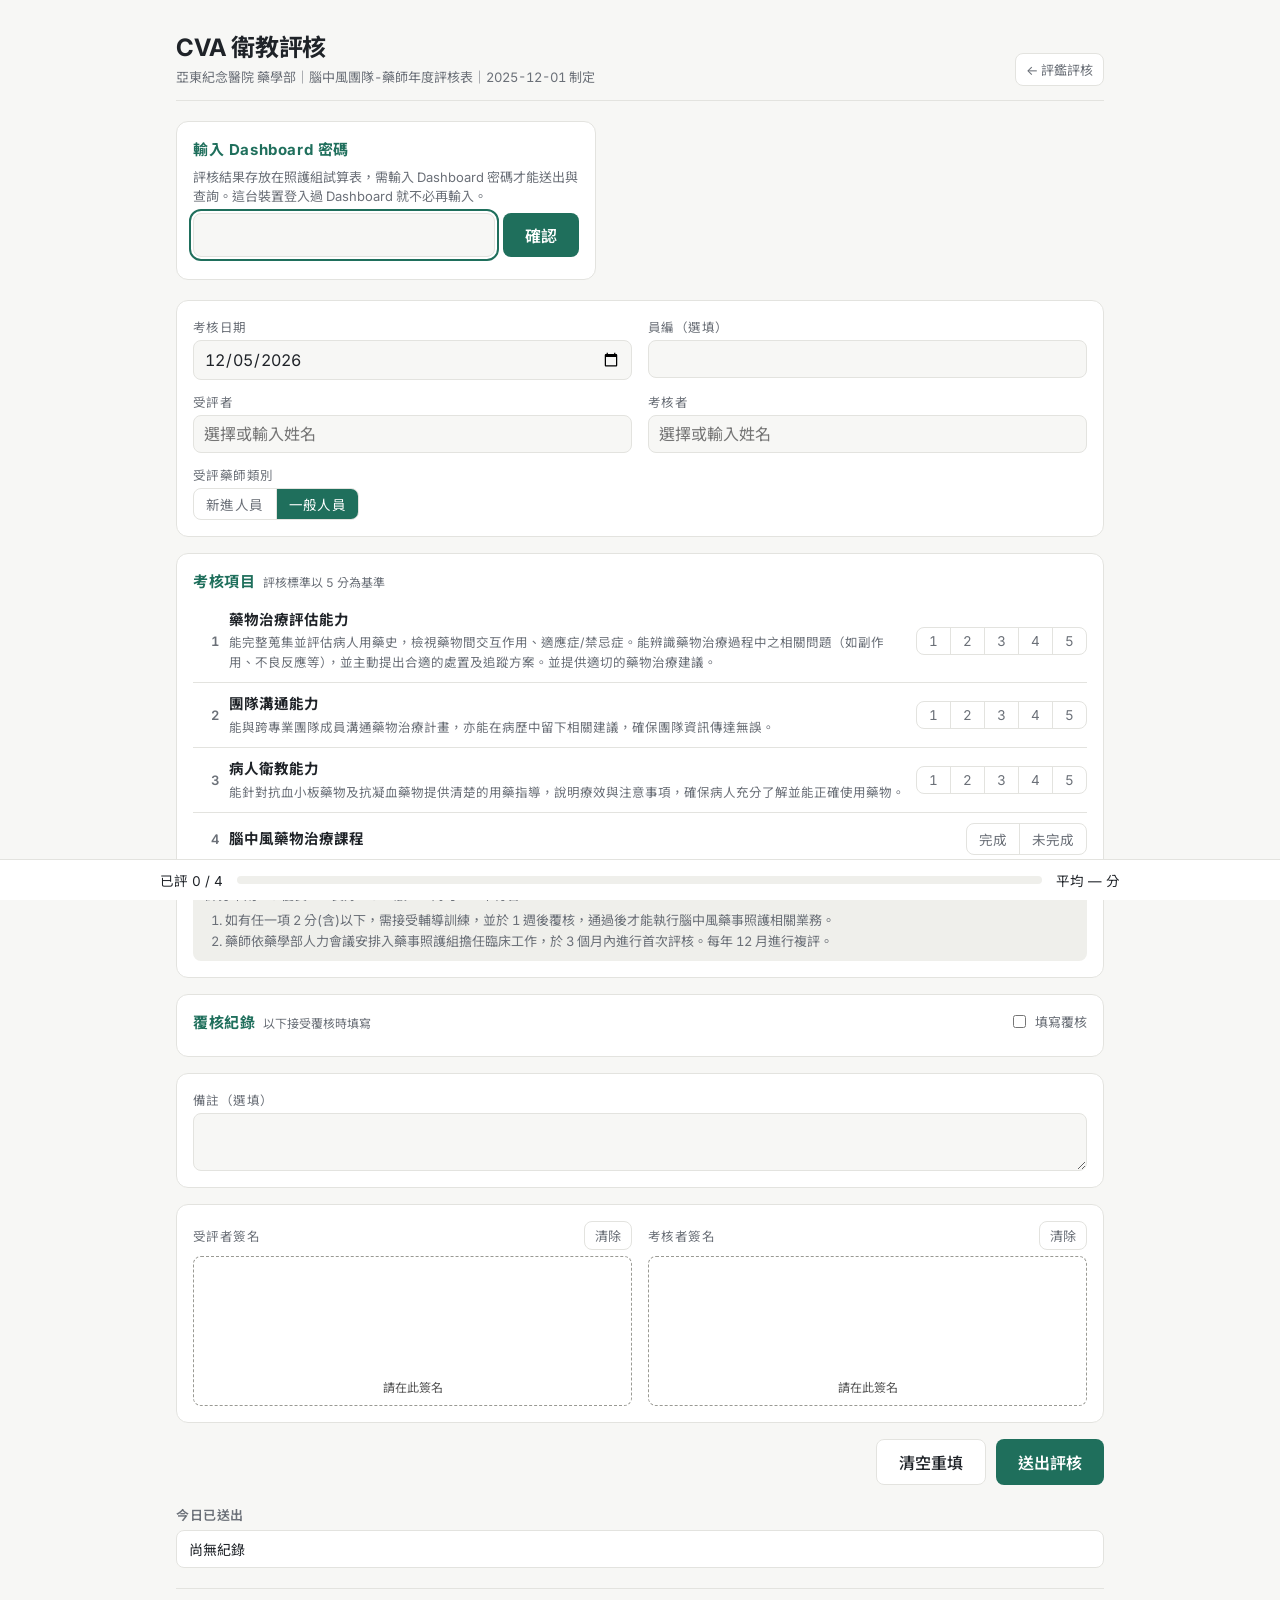
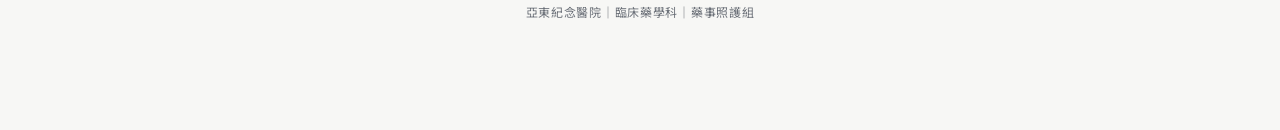
<file: site/eval/cva.html>
<!doctype html>
<html lang="zh-Hant">
<head>
<meta charset="utf-8">
<meta name="viewport" content="width=device-width, initial-scale=1, viewport-fit=cover">
<meta name="robots" content="noindex, nofollow, noarchive">
<meta name="referrer" content="no-referrer">
<title>CVA 衛教評核｜評鑑評核</title>
<link rel="icon" type="image/svg+xml" href="data:image/svg+xml,%3Csvg xmlns='http://www.w3.org/2000/svg' viewBox='0 0 24 24'%3E%3Crect width='24' height='24' rx='5' fill='%231f6f5c'/%3E%3Cpath d='M9 5h6v2H9zM8 6H7a1 1 0 0 0-1 1v11a1 1 0 0 0 1 1h10a1 1 0 0 0 1-1V7a1 1 0 0 0-1-1h-1M9.5 13l2 2 3.5-4' fill='none' stroke='%23fff' stroke-width='1.6' stroke-linecap='round' stroke-linejoin='round'/%3E%3C/svg%3E">
<link rel="preconnect" href="https://fonts.googleapis.com">
<link rel="preconnect" href="https://fonts.gstatic.com" crossorigin>
<link href="https://fonts.googleapis.com/css2?family=Inter:wght@400;500;600;700&family=Noto+Sans+TC:wght@400;500;600;700&display=swap" rel="stylesheet">
<style>
/* 評鑑評核：與 Dashboard／臨床資源同一套 token */
:root{
  --font:"Inter","Noto Sans TC",system-ui,-apple-system,"PingFang TC","Microsoft JhengHei",sans-serif;
  --bg:#f7f7f5;--panel:#ffffff;--fg:#1f2328;--muted:#6b7078;--line:#e3e3df;--sunk:#efefeb;
  --tdm:#1f6f5c;--tdm-soft:#e3f1ec;
  --ok:#1f7a45;--ok-soft:#e1f3e7;--bad:#b4372f;--bad-soft:#f8e3e1;--warn:#8a5a00;--warn-soft:#fbefd6;
  --paper:#ffffff;--ink:#111111;--ink-muted:#555555;
  color-scheme:light;
  padding-top:env(safe-area-inset-top,0px);padding-bottom:env(safe-area-inset-bottom,0px);
}
*{box-sizing:border-box}
[hidden]{display:none!important}
html,body{margin:0;background:var(--bg);color:var(--fg);font-family:var(--font);-webkit-font-smoothing:antialiased;font-feature-settings:"tnum" 1}
button,input,select,textarea{font:inherit;color:inherit}
button{cursor:pointer}
:focus-visible{outline:2px solid var(--tdm);outline-offset:2px}
.wrap{max-width:960px;margin:0 auto;padding-block:28px 110px;padding-left:max(16px,env(safe-area-inset-left,0px));padding-right:max(16px,env(safe-area-inset-right,0px));display:flex;flex-direction:column;gap:20px}
header{display:flex;justify-content:space-between;align-items:flex-end;gap:12px;flex-wrap:wrap;border-bottom:1px solid var(--line);padding-bottom:14px}
h1{margin:0;font-size:24px;font-weight:700;letter-spacing:-.01em}
h2{margin:0}
.sub{margin:4px 0 0;color:var(--muted);font-size:13px}
.back{display:inline-flex;align-items:center;gap:6px;color:var(--muted);text-decoration:none;font-size:13px;padding:6px 10px;border:1px solid var(--line);border-radius:8px;background:var(--panel)}
.back:hover,.back:focus-visible{color:var(--fg);border-color:var(--muted)}
footer{border-top:1px solid var(--line);padding-top:14px;text-align:center;color:var(--muted);font-size:12px;letter-spacing:.06em}

.panel{background:var(--panel);border:1px solid var(--line);border-radius:12px;padding:16px}
.sec-h{display:flex;align-items:baseline;justify-content:space-between;gap:10px;flex-wrap:wrap;margin-bottom:8px}
.sec-h h2{font-size:15px;font-weight:700;letter-spacing:.04em;color:var(--tdm)}
.sec-h .tag{font-size:12px;color:var(--muted);font-weight:400;margin-left:8px;letter-spacing:0}
.sec-tools{display:flex;gap:10px;align-items:center;flex-wrap:wrap}
.panel.off .steps{opacity:.4;pointer-events:none}

.meta{display:grid;grid-template-columns:repeat(2,minmax(0,1fr));gap:12px 16px}
@media (max-width:600px){.meta{grid-template-columns:1fr}}
.field{display:flex;flex-direction:column;gap:4px;min-width:0}
.field label,.lbl{font-size:12.5px;color:var(--muted);letter-spacing:.03em}
.field .seg{align-self:flex-start}
.field input,.field select,.field textarea{background:var(--bg);border:1px solid var(--line);border-radius:8px;padding:8px 10px;width:100%;min-width:0}
.field input:focus,.field textarea:focus,.field select:focus{border-color:var(--tdm);outline:none;box-shadow:0 0 0 1px var(--tdm) inset}

.tog{display:inline-flex;align-items:center;gap:6px;font-size:13px;color:var(--muted)}
.ghost{border:1px solid var(--line);background:var(--panel);border-radius:8px;padding:4px 10px;font-size:13px;color:var(--muted)}
.ghost:hover{color:var(--fg);border-color:var(--muted)}

.steps{display:flex;flex-direction:column}
.step{display:grid;grid-template-columns:26px minmax(0,1fr) auto;gap:10px;align-items:center;padding:10px 0;border-top:1px solid var(--line)}
.step:first-child{border-top:0}
.step .n{color:var(--muted);font-size:13px;text-align:right;font-weight:600}
.step .t{min-width:0;font-size:14.5px;line-height:1.55}
.step .t small{display:block;color:var(--muted);font-size:12.5px;margin-top:2px}
@media (max-width:600px){.step{grid-template-columns:22px minmax(0,1fr)}.step .seg{grid-column:2;justify-self:start}}

.seg{display:inline-flex;border:1px solid var(--line);border-radius:8px;overflow:hidden;flex:none;background:var(--panel)}
.seg input{position:absolute;opacity:0;pointer-events:none}
.seg label{padding:5px 12px;font-size:13.5px;cursor:pointer;white-space:nowrap;border-left:1px solid var(--line);color:var(--muted)}
.seg label:first-of-type{border-left:0}
.seg input:focus-visible+label{outline:2px solid var(--tdm);outline-offset:-2px}
.seg input.y:checked+label{background:var(--ok);color:#fff}
.seg input.x:checked+label{background:var(--bad);color:#fff}
.seg input.na:checked+label{background:var(--muted);color:#fff}
.seg input.s:checked+label{background:var(--tdm);color:#fff}

.rule{font-size:13px;color:var(--muted);background:var(--sunk);border-radius:8px;padding:10px 12px;margin-top:10px;line-height:1.6}
.rule ol{margin:4px 0 0;padding-left:20px}
.flag{border-radius:8px;padding:10px 12px;font-size:14px;margin-top:10px}
.flag.warn{background:var(--warn-soft);color:var(--warn)}
.flag.bad{background:var(--bad-soft);color:var(--bad)}
.notice{border-radius:10px;padding:12px 14px;font-size:14px;background:var(--warn-soft);color:var(--warn)}

.sigs{display:grid;grid-template-columns:repeat(2,minmax(0,1fr));gap:16px}
@media (max-width:600px){.sigs{grid-template-columns:1fr}}
.sig .pad{position:relative;border:1px dashed #9a9a94;border-radius:8px;background:var(--paper);height:150px;touch-action:none}
.sig canvas{width:100%;height:100%;display:block;border-radius:8px}
.sig .ph{position:absolute;left:0;right:0;bottom:10px;text-align:center;color:var(--ink-muted);font-size:12px;pointer-events:none}
.sig .row{display:flex;justify-content:space-between;align-items:center;margin-bottom:6px}

.actions{display:flex;gap:10px;justify-content:flex-end;flex-wrap:wrap}
.btn{border:0;border-radius:8px;padding:10px 22px;background:var(--tdm);color:#fff;font-weight:600}
.btn[disabled]{opacity:.5;cursor:not-allowed}
.btn.sec{background:var(--panel);color:var(--fg);border:1px solid var(--line);font-weight:500}

.scorebar{position:fixed;left:0;right:0;bottom:0;z-index:5;background:var(--panel);border-top:1px solid var(--line);
  padding:10px max(16px,env(safe-area-inset-right,0px)) calc(10px + env(safe-area-inset-bottom,0px)) max(16px,env(safe-area-inset-left,0px))}
.scorebar .in{max-width:960px;margin:0 auto;display:flex;align-items:center;gap:14px}
.scorebar .bar{flex:1;height:8px;background:var(--sunk);border-radius:99px;overflow:hidden}
.scorebar .bar i{display:block;height:100%;background:var(--tdm);width:0;transition:width .2s}
.scorebar .txt{font-size:13.5px;white-space:nowrap}

.today h3{font-size:13px;color:var(--muted);font-weight:600;margin:0 0 6px;letter-spacing:.04em}
.today ul{list-style:none;margin:0;padding:0;display:flex;flex-direction:column;gap:6px}
.today li{display:flex;justify-content:space-between;gap:10px;background:var(--panel);border:1px solid var(--line);border-radius:8px;padding:8px 12px;font-size:14px}
.today li small{color:var(--muted)}

.gate{max-width:420px}
.gate .row{display:flex;gap:8px;margin-top:8px}
.gate input{flex:1;min-width:0;background:var(--bg);border:1px solid var(--line);border-radius:8px;padding:8px 10px}
.gate .err{color:var(--bad);font-size:13px;margin-top:6px}

.filters{display:grid;grid-template-columns:repeat(4,minmax(0,1fr));gap:12px;align-items:end}
@media (max-width:760px){.filters{grid-template-columns:repeat(2,minmax(0,1fr))}}
.quick{display:flex;gap:6px;flex-wrap:wrap;margin-top:12px}
.tblwrap{overflow-x:auto;background:var(--panel);border:1px solid var(--line);border-radius:12px}
table.res{width:100%;border-collapse:collapse;font-size:14px;min-width:640px}
table.res th,table.res td{text-align:left;padding:9px 10px;border-bottom:1px solid var(--line);vertical-align:middle}
table.res tr:last-child td{border-bottom:0}
table.res th{font-size:12px;color:var(--muted);font-weight:600;letter-spacing:.04em}
.tblbar{display:flex;align-items:center;justify-content:space-between;gap:10px;min-height:28px;font-size:13px;color:var(--muted);margin-bottom:-8px}
.sortbtn{background:none;border:0;padding:0;font:inherit;color:inherit;letter-spacing:inherit;display:inline-flex;align-items:center;gap:4px}
.sortbtn i{font-style:normal;font-size:10px;opacity:.45}
.sortbtn.on{color:var(--tdm)} .sortbtn.on i{opacity:1}
table.res tr.frow th{padding-top:0;font-weight:400}
.colf{width:100%;min-width:0;background:var(--bg);border:1px solid var(--line);border-radius:6px;padding:3px 6px;font-size:12.5px;color:var(--fg)}
.colf:focus{border-color:var(--tdm);outline:none}
.pill{display:inline-block;border-radius:99px;padding:1px 10px;font-size:12.5px}
.pill.ok{background:var(--ok-soft);color:var(--ok)} .pill.bad{background:var(--bad-soft);color:var(--bad)} .pill.n{background:var(--tdm-soft);color:var(--tdm)}
.linkbtn{background:none;border:0;color:var(--tdm);padding:2px 4px;font-size:13.5px}
table.res td.empty,.empty{color:var(--muted);text-align:center;padding:28px 0;font-size:14px}

.modal{position:fixed;inset:0;z-index:20;background:rgba(0,0,0,.45);display:flex;align-items:flex-start;justify-content:center;overflow:auto;
  padding:calc(20px + env(safe-area-inset-top,0px)) max(12px,env(safe-area-inset-right,0px)) 20px max(12px,env(safe-area-inset-left,0px))}
.modal .box{background:var(--panel);border-radius:12px;padding:12px;max-width:100%}
.modal .bar2{display:flex;justify-content:flex-end;margin-bottom:8px}
.modal .scale{overflow-x:auto}

.toast{position:fixed;left:50%;transform:translateX(-50%);bottom:calc(70px + env(safe-area-inset-bottom,0px));z-index:30;background:var(--fg);color:var(--bg);
  padding:9px 18px;border-radius:99px;font-size:14px;opacity:0;transition:opacity .2s;pointer-events:none;max-width:calc(100% - 32px);text-align:center}
.toast.on{opacity:1}

/* 列印用評核表（PDF） */
#render-host{position:absolute;left:-12000px;top:0}
.sheet{width:794px;min-height:1123px;background:var(--paper);color:var(--ink);font-family:"Noto Sans TC",var(--font);padding:56px 60px;font-size:13px;line-height:1.5}
.sheet .sh-org{text-align:center;font-size:15px;font-weight:700;letter-spacing:.1em}
.sheet .sh-title{text-align:center;font-size:19px;font-weight:700;margin-top:4px}
.sheet .sh-ver{text-align:right;font-size:11px;color:var(--ink-muted);margin-top:2px}
.sheet table{width:100%;border-collapse:collapse;margin-top:10px}
.sheet td,.sheet th{border:1px solid var(--ink);padding:5px 8px;vertical-align:top;text-align:left}
.sheet th{font-weight:700}
.sheet .c{text-align:center;white-space:nowrap}
.sheet .grp td{font-weight:700;padding-top:7px}
.sheet .na{color:var(--ink-muted)}
.sheet .sum{margin-top:10px;font-size:13.5px}
.sheet .sh-sigs{display:flex;gap:24px;margin-top:18px}
.sheet .sh-sigs>div{flex:1;border:1px solid var(--ink);padding:6px 10px}
.sheet .sh-sigs img{display:block;height:70px;max-width:100%;object-fit:contain;margin-top:4px}
.sheet{font-feature-settings:normal;letter-spacing:0}
.sheet.compact{padding:40px 48px;font-size:12px;line-height:1.4}
.sheet.compact td,.sheet.compact th{padding:3px 7px}
.sheet.compact .sh-sigs{margin-top:12px}
.sheet .foot{margin-top:16px;font-size:10.5px;color:var(--ink-muted);display:flex;justify-content:space-between}
@media (prefers-reduced-motion:reduce){*{transition:none!important}}

</style>
<script src="../config.js"></script>

</head>
<body>
<div class="wrap" id="app"></div>
<div class="scorebar" id="scorebar" hidden><div class="in"><span class="txt" id="sb-l">已評 0 / 0</span><div class="bar"><i id="sb-bar"></i></div><span class="txt" id="sb-r">—</span></div></div>
<div class="toast" id="toast" role="status"></div>
<div class="modal" id="modal" hidden><div class="box"><div class="bar2"><button class="btn sec" id="modal-x">關閉</button></div><div class="scale" id="modal-body"></div></div></div>
<div id="render-host"></div>
<script>window.EVAL_VIEW = "cva";
"use strict";
/* 照護組評核：三份評核表＋下載頁共用程式。VIEW 由建置腳本寫入（inhaler / insulin / cva / export）。
 * 資料經由 Dashboard 的 Apps Script 端點寫入／讀取「照護組評核紀錄」試算表，需 Dashboard 密碼。 */
const VIEW = window.EVAL_VIEW;

/* ---------- 評核表內容（依亞東評核表原稿） ---------- */
const FORMS = {
  inhaler: {
    name: "吸入劑衛教評核", docTitle: "吸入性藥物評值表", ver: "2024年12月初版制定", kind: "steps",
    sub: "吸入性藥物評值表（一）～（三）｜2024年12月初版制定",
    sections: [
      { id: "ellipta", label: "評值表(一) 衛教要點與步驟", tag: "Relvar / Anoro / Trelegy", steps: [
        "打開吸嘴蓋，勿將手放置通氣孔處。",
        "先向外吐一口氣，然後將吸嘴含入嘴唇內，長而穩定的方式深吸入一口氣。",
        "吸氣完畢後移去吸入器，閉緊雙唇，接著閉氣5-10秒。",
        "閉氣後恢復正常呼吸，待確認吸乾淨所有藥粉後，即完成一次吸入劑量，關閉吸入器。",
        "如吸入藥物內含類固醇則吸藥結束後須漱口。"] },
      { id: "pmdi", label: "評值表(一) pMDI 衛教要點與步驟", tag: "定量噴霧吸入器", steps: [
        "打開吸嘴帽蓋。(新開瓶藥物，請先排空氣)",
        "直立將吸入器拿好，將吸入器上下震搖4-5次，使藥物充分混合。",
        "先向外慢慢深吐一口氣。",
        "以嘴唇含住藥品開口的吸嘴，然後按壓吸入器金屬罐底，並同時緩慢地吸飽一口氣(吸氣時間約4-5秒)。",
        "移去吸入器，閉緊雙唇，閉氣5-10秒，閉氣完後恢復正常呼吸。",
        "兩口間可隔30秒鐘，如無呼吸不順或不適情形，可吸第二口藥品。",
        "如吸入藥物含類固醇則吸藥結束後須漱口。"] },
      { id: "resp-setup", label: "評值表(二) 吸入器安裝步驟", tag: "Spiriva / Striverdi / Spiolto", steps: [
        "充填藥罐，確認綠色/黃色蓋子蓋緊，按壓住安全扣，並拔下透明底座",
        "自藥盒取出藥罐，將藥罐的窄端推向吸入器。(藥罐一旦插入吸入器後，不可再取出)",
        "裝回透明底座，請勿再將透明底座取下。",
        "確認藥物已備妥，將吸入器朝上握好，綠色/黃色蓋子蓋緊，將透明底座像扭毛巾一樣旋轉(依黑色箭頭方向)，直到聽到卡塔聲。",
        "從側面打開綠色/黃色蓋子，對外按壓給藥按鈕，再蓋上綠色/黃色蓋子。",
        "重複以上動作五次，直到出現霧狀的藥液，以確保吸入器已備妥可供使用。"] },
      { id: "resp-use", label: "評值表(二) 吸入器使用步驟", tag: "Spiriva / Striverdi / Spiolto", steps: [
        "確認藥物已備妥，將吸入器朝上握好，綠色/黃色蓋子蓋緊，將透明底座像扭毛巾一樣旋轉(依黑色箭頭方向)，直到聽到卡塔聲。",
        "蓋子從側邊打開。",
        "先向外吐一口氣，含住口含器，勿遮住通氣孔，用口慢慢深吸氣時，按壓給藥按鈕，然後儘可能地繼續緩慢吸氣。",
        "吸氣完畢後自口中移去吸入器，閉緊雙唇，接著閉氣5-10秒。",
        "閉氣後恢復正常呼吸，即完成一次吸入劑量。",
        "兩口間可隔30秒鐘，如無呼吸不順或不適情形，可吸第二口藥品。"] },
      { id: "turbu", label: "評值表(三) Turbuhaler 衛教要點與步驟", tag: "Symbicort turbuhaler", steps: [
        "旋轉打開護蓋，瓶身保持直立，不要握住吸嘴，將下方旋轉向右轉到底，再向左轉，直到聽到喀擦聲。(第一次使用時此步驟需重複2次)",
        "先向外吐一口氣，然後以口含住吸嘴，快速地用力吸飽一口氣。",
        "吸氣完畢後自口中移去吸入器，閉緊雙唇，接著盡可能地閉氣，越久越好(或閉氣5-10秒)。",
        "閉氣後恢復正常呼吸，待確認吸乾淨所有藥粉後，即完成一次吸入劑量。",
        "兩口間可隔30秒鐘，如無呼吸不順或不適情形，可吸第二口藥品。",
        "如吸入藥物含類固醇則吸藥結束後須漱口。"] }
    ]
  },
  insulin: {
    name: "筆型胰島素注射技術", docTitle: "品管評核表｜筆型胰島素及GLP-1注射技術正確率", ver: "2026.03.15制定", kind: "steps",
    sub: "亞東紀念醫院品管評核表｜監測項目：筆型胰島素及GLP-1注射技術正確率｜2026.03.15制定",
    sections: [{ id: "pen", label: "評核項目", tag: "評值說明列於各項下方", steps: [
      { t: "拿取正確胰島素或GLP-1", d: "能正確拿取正確胰島素或GLP-1" },
      { t: "拔除筆蓋檢查筆芯、卡管底部是否有結晶或異常狀況", d: "能說出筆芯/卡管底部是否有結晶或異常" },
      { t: "預混型胰島素(混濁)使用前搖勻", d: "能將藥物夾於雙手掌間滾動並輕輕上下翻轉≥20次", na: true },
      { t: "正確裝置針頭，注射前完成排氣", d: "用酒精棉片，消毒注射筆的橡皮頂端部分，將針頭與注射筆呈一直線垂直對正後旋緊，拔除針頭外蓋及內蓋，轉至2單位針頭朝上排氣至針尖出現一滴藥水" },
      { t: "依照醫囑設定劑量", d: "依照醫囑設定劑量" },
      { t: "注射部位選擇正確並正確執行注射", d: "1. 能說出正確注射部位：肚臍周圍約2指寬外一個拳頭大；大腿外上1/3；上臂外後側中段1/3區；臀部外上1/4；在同一部位注射7-8次後要更換部位。2. 注射前使用酒精棉片清潔皮膚，同一部位相鄰針孔間距約1指寬(約1–2公分)，以正確角度皮下注射（多為90度）" },
      { t: "注射後針頭停留皮下足夠時間", d: "按壓按鈕至底並持續按壓不鬆手停留至少10–15秒以上" },
      { t: "注射後正確卸除針頭", d: "將外蓋蓋回後卸除針頭丟入針頭回收筒帶至北棟二樓門診注射室。" }
    ] }]
  },
  cva: {
    name: "CVA 衛教評核", docTitle: "【腦中風團隊-藥師年度評核表】", ver: "2025-12-01 制定", kind: "cva",
    sub: "亞東紀念醫院 藥學部｜腦中風團隊-藥師年度評核表｜2025-12-01 制定",
    items: [
      { t: "藥物治療評估能力", d: "能完整蒐集並評估病人用藥史，檢視藥物間交互作用、適應症/禁忌症。能辨識藥物治療過程中之相關問題（如副作用、不良反應等），並主動提出合適的處置及追蹤方案。並提供適切的藥物治療建議。" },
      { t: "團隊溝通能力", d: "能與跨專業團隊成員溝通藥物治療計畫，亦能在病歷中留下相關建議，確保團隊資訊傳達無誤。" },
      { t: "病人衛教能力", d: "能針對抗血小板藥物及抗凝血藥物提供清楚的用藥指導，說明療效與注意事項，確保病人充分了解並能正確使用藥物。" }
    ]
  }
};
const PEOPLE = ["李宜汶","柯姿璇","林怡伶","張寧真","王台欣","張維倫","艾明穎","闕昌琪","楊欣瑜","林明燊","陳瀅仁","林于雅"];
const SCORE_LBL = { 5: "優良", 4: "良好", 3: "一般", 2: "尚可", 1: "不符合" };
const stepObj = (s) => (typeof s === "string" ? { t: s } : s);

/* ---------- helpers ---------- */
const $ = (s, r = document) => r.querySelector(s);
const $$ = (s, r = document) => Array.from(r.querySelectorAll(s));
const esc = (s) => String(s == null ? "" : s).replace(/[&<>"']/g, (c) => ({ "&": "&amp;", "<": "&lt;", ">": "&gt;", '"': "&quot;", "'": "&#39;" }[c]));
const pad2 = (n) => String(n).padStart(2, "0");
const ymd = (d) => `${d.getFullYear()}-${pad2(d.getMonth() + 1)}-${pad2(d.getDate())}`;
const today = () => ymd(new Date());
function toast(msg) { const t = $("#toast"); t.textContent = msg; t.classList.add("on"); clearTimeout(toast._t); toast._t = setTimeout(() => t.classList.remove("on"), 3000); }
const ls = { get(k) { try { return localStorage.getItem(k); } catch (e) { return null; } }, set(k, v) { try { localStorage.setItem(k, v); } catch (e) {} } };

/* ---------- 密碼（與 Dashboard 共用同一組記憶） ---------- */
const pw = {
  get() { let v = ls.get("rxcare_pw"); if (!v) { const m = document.cookie.match(/(?:^|; )rxcare_pw=([^;]*)/); v = m ? decodeURIComponent(m[1]) : null; } return v; },
  set(v) { ls.set("rxcare_pw", v); try { document.cookie = "rxcare_pw=" + encodeURIComponent(v) + "; max-age=31536000; path=/; SameSite=Strict; Secure"; } catch (e) {} }
};

/* ---------- 資料端點 ---------- */
const GS = typeof google !== "undefined" && google.script && google.script.run; // 由 Apps Script 備用網址開啟時
function gsCall(fn, args) { return new Promise((res, rej) => { const r = google.script.run.withSuccessHandler(res).withFailureHandler(rej); r[fn].apply(r, args); }); }
const api = {
  save(p, rec) {
    if (GS) return gsCall("evalSaveRun", [p, rec]);
    const ep = (window.DASH_CONFIG || {}).endpoint;
    if (!ep) return Promise.reject(new Error("找不到資料端點設定（config.js）"));
    return fetch(ep, { method: "POST", body: JSON.stringify({ p, action: "save", rec }) }).then((r) => r.json());
  },
  list(p, from, to, nosig) {
    if (GS) return gsCall("evalListRun", [p, from, to, !!nosig]);
    const ep = (window.DASH_CONFIG || {}).endpoint;
    if (!ep) return Promise.reject(new Error("找不到資料端點設定（config.js）"));
    const q = `?p=${encodeURIComponent(p)}&evals=1&from=${from}&to=${to}${nosig ? "&nosig=1" : ""}&t=${Date.now()}`;
    return fetch(ep + q, { cache: "no-store" }).then((r) => r.json());
  }
};
function errText(e) {
  const m = e && (e.error || e.message) || String(e || "");
  if (m === "unauthorized") return "密碼不正確";
  if (m === "locked") return "密碼錯誤次數過多，請 10 分鐘後再試";
  if (/找不到|evals|doPost|Script function not found/i.test(m)) return "資料端點尚未更新：請在 Apps Script 貼上新版 Code.gs 並發布新版本（" + m + "）";
  return m;
}

/* ---------- 頁面骨架 ---------- */
const app = $("#app");
const backHref = () => (window.EXEC_URL ? window.EXEC_URL.replace(/\/a\/macros\/[^/]+\//, "/macros/") + "?page=eval" : "./");
function headerHTML(title, sub) {
  return `<header><div><h1>${esc(title)}</h1><p class="sub">${esc(sub)}</p></div><a class="back" id="back" href="${esc(backHref())}"${window.EXEC_URL ? ' target="_top"' : ""}>← 評鑑評核</a></header>`;
}
function gateHTML() {
  return `<div class="panel gate" id="gate" hidden><div class="sec-h"><h2>輸入 Dashboard 密碼</h2></div>
    <div class="sub">評核結果存放在照護組試算表，需輸入 Dashboard 密碼才能送出與查詢。這台裝置登入過 Dashboard 就不必再輸入。</div>
    <form class="row" id="gate-form"><input type="password" id="gate-pw" inputmode="numeric" aria-label="密碼" autocomplete="current-password"><button class="btn" type="submit">確認</button></form>
    <div class="err" id="gate-err"></div></div>`;
}
let PW = null;
function needPw(msg) { $("#gate").hidden = false; $("#gate-err").textContent = msg || ""; $("#gate-pw").focus(); }
function bindGate(onOk) {
  $("#gate-form").addEventListener("submit", async (e) => {
    e.preventDefault(); const v = $("#gate-pw").value.trim(); if (!v) return;
    $("#gate-err").textContent = "確認中…";
    try { const r = await api.list(v, today(), today(), true); if (!r || !r.ok) throw r; PW = v; pw.set(v); $("#gate").hidden = true; toast("已登入"); onOk(r); }
    catch (err) { $("#gate-err").textContent = errText(err); }
  });
}

/* ---------- 簽名板 ---------- */
function makePad(wrap) {
  const cv = wrap.querySelector("canvas"), ph = wrap.querySelector(".ph"), ctx = cv.getContext("2d");
  let empty = true, drawing = false, last = null;
  function size() { const r = cv.getBoundingClientRect(); if (!r.width || !empty) return; const dpr = window.devicePixelRatio || 1;
    cv.width = r.width * dpr; cv.height = r.height * dpr; ctx.setTransform(dpr, 0, 0, dpr, 0, 0);
    ctx.lineWidth = 2.4; ctx.lineCap = "round"; ctx.lineJoin = "round"; ctx.strokeStyle = "#111111"; ctx.fillStyle = "#111111"; }
  const pos = (e) => { const r = cv.getBoundingClientRect(); return { x: e.clientX - r.left, y: e.clientY - r.top }; };
  cv.addEventListener("pointerdown", (e) => { if (!cv.width) size(); drawing = true; try { cv.setPointerCapture(e.pointerId); } catch (x) {} last = pos(e);
    ctx.beginPath(); ctx.arc(last.x, last.y, 1.1, 0, Math.PI * 2); ctx.fill(); if (empty) { empty = false; ph.hidden = true; } });
  cv.addEventListener("pointermove", (e) => { if (!drawing) return; const p = pos(e); ctx.beginPath(); ctx.moveTo(last.x, last.y); ctx.lineTo(p.x, p.y); ctx.stroke(); last = p; });
  const end = () => { drawing = false; };
  cv.addEventListener("pointerup", end); cv.addEventListener("pointercancel", end);
  window.addEventListener("resize", size);
  return {
    size, isEmpty: () => empty,
    clear() { empty = true; ph.hidden = false; ctx.save(); ctx.setTransform(1, 0, 0, 1, 0, 0); ctx.clearRect(0, 0, cv.width, cv.height); ctx.restore(); size(); },
    /* 縮成 420px 寬；試算表單格上限 50,000 字，PNG 太大時改存白底 JPEG */
    data() {
      const w = 420, h = Math.round(w * cv.height / cv.width), o = document.createElement("canvas"); o.width = w; o.height = h;
      const c = o.getContext("2d"); c.drawImage(cv, 0, 0, w, h);
      let url = o.toDataURL("image/png"); if (url.length < 45000) return url;
      const j = document.createElement("canvas"); j.width = w; j.height = h; const jc = j.getContext("2d");
      jc.fillStyle = "#ffffff"; jc.fillRect(0, 0, w, h); jc.drawImage(o, 0, 0);
      for (const q of [0.8, 0.6, 0.4]) { url = j.toDataURL("image/jpeg", q); if (url.length < 45000) return url; }
      return url;
    }
  };
}

/* ---------- 評核表 ---------- */
const pads = {};
function metaHTML(k) {
  return `<div class="panel meta">
    <div class="field"><label for="f-date">考核日期</label><input type="date" id="f-date" value="${today()}"></div>
    <div class="field"><label for="f-emp">員編（選填）</label><input id="f-emp" autocomplete="off"></div>
    <div class="field"><label for="f-who">受評者</label><input id="f-who" list="people" placeholder="選擇或輸入姓名" autocomplete="off"></div>
    <div class="field"><label for="f-by">考核者</label><input id="f-by" list="people" placeholder="選擇或輸入姓名" autocomplete="off" value="${esc(ls.get("rxeval-evaluator") || "")}"></div>
    ${k === "cva" ? `<div class="field"><span class="lbl">受評藥師類別</span><div class="seg" role="radiogroup" aria-label="受評藥師類別">
        <input type="radio" class="s" name="cva-type" id="cva-type-new" value="新進人員"><label for="cva-type-new">新進人員</label>
        <input type="radio" class="s" name="cva-type" id="cva-type-gen" value="一般人員" checked><label for="cva-type-gen">一般人員</label></div></div>` : ""}
  </div>`;
}
function stepsHTML(k) {
  const F = FORMS[k];
  const secs = F.sections.map((s) => `<div class="panel" data-sec="${s.id}">
    <div class="sec-h"><h2>${esc(s.label)}<span class="tag">${esc(s.tag)}</span></h2>
      <div class="sec-tools">${F.sections.length > 1 ? `<label class="tog"><input type="checkbox" id="on-${s.id}" checked> 納入本次評核</label>` : ""}
        <button type="button" class="ghost" data-allok="${s.id}">全部正確</button></div></div>
    <div class="steps">${s.steps.map((raw, i) => { const st = stepObj(raw), nm = `st-${s.id}-${i}`;
      return `<div class="step"><span class="n">${i + 1}</span><div class="t">${esc(st.t)}${st.d ? `<small>${esc(st.d)}</small>` : ""}</div>
        <div class="seg" role="radiogroup" aria-label="第${i + 1}項">
          <input type="radio" class="y" name="${nm}" id="${nm}-y" value="y"><label for="${nm}-y">正確</label>
          <input type="radio" class="x" name="${nm}" id="${nm}-x" value="x"><label for="${nm}-x">不正確</label>
          ${st.na ? `<input type="radio" class="na" name="${nm}" id="${nm}-na" value="na"><label for="${nm}-na">不適用</label>` : ""}
        </div></div>`; }).join("")}</div></div>`).join("");
  return secs + (k === "insulin" ? `<div class="rule">第 3 項僅適用預混型（混濁）胰島素；評核非預混型製劑時可選「不適用」，不列入正確率分母。</div>` : "");
}
function cvaHTML() {
  const F = FORMS.cva;
  return `<div class="panel"><div class="sec-h"><h2>考核項目<span class="tag">評核標準以 5 分為基準</span></h2></div>
    <div class="steps">${F.items.map((it, i) => `<div class="step"><span class="n">${i + 1}</span><div class="t"><b>${esc(it.t)}</b><small>${esc(it.d)}</small></div>
      <div class="seg" role="radiogroup" aria-label="${esc(it.t)}">${[1, 2, 3, 4, 5].map((v) => `<input type="radio" class="s" name="cva-${i}" id="cva-${i}-${v}" value="${v}"><label for="cva-${i}-${v}" title="${SCORE_LBL[v]}">${v}</label>`).join("")}</div></div>`).join("")}
      <div class="step"><span class="n">4</span><div class="t"><b>腦中風藥物治療課程</b></div>
      <div class="seg" role="radiogroup" aria-label="課程">
        <input type="radio" class="y" name="cva-course" id="cva-course-y" value="完成"><label for="cva-course-y">完成</label>
        <input type="radio" class="x" name="cva-course" id="cva-course-x" value="未完成"><label for="cva-course-x">未完成</label></div></div>
    </div>
    <div class="rule">評分準則：5 優良、4 良好、3 一般、2 尚可、1 不符合。
      <ol><li>如有任一項 2 分(含)以下，需接受輔導訓練，並於 1 週後覆核，通過後才能執行腦中風藥事照護相關業務。</li>
      <li>藥師依藥學部人力會議安排入藥事照護組擔任臨床工作，於 3 個月內進行首次評核。每年 12 月進行複評。</li></ol></div>
    <div id="cva-flag"></div></div>
  <div class="panel"><div class="sec-h"><h2>覆核紀錄<span class="tag">以下接受覆核時填寫</span></h2>
    <label class="tog"><input type="checkbox" id="rev-on"> 填寫覆核</label></div>
    <div id="rev" class="meta" hidden>
      <div class="field"><span class="lbl">輔導訓練方式</span><label class="tog"><input type="checkbox" id="rev-f2f" checked> 面授指導</label></div>
      <div class="field"><label for="rev-date">覆核日期</label><input type="date" id="rev-date"></div>
      <div class="field"><span class="lbl">覆核結果</span><div class="seg">
        <input type="radio" class="y" name="rev-res" id="rev-pass" value="通過"><label for="rev-pass">通過</label>
        <input type="radio" class="x" name="rev-res" id="rev-fail" value="未通過"><label for="rev-fail">未通過</label></div></div>
      <div class="field"><label for="rev-by">覆核評核藥師</label><input id="rev-by" list="people" autocomplete="off"></div>
    </div></div>`;
}
function sigHTML() {
  return `<div class="panel"><div class="sigs">${["who", "by"].map((r) => `<div class="sig" data-sig="${r}">
    <div class="row"><span class="lbl">${r === "who" ? "受評者簽名" : "考核者簽名"}</span><button type="button" class="ghost" data-clear="${r}">清除</button></div>
    <div class="pad"><canvas></canvas><div class="ph">請在此簽名</div></div></div>`).join("")}</div></div>`;
}

function collect(k) {
  const F = FORMS[k];
  const base = { form: k, date: $("#f-date").value, empId: $("#f-emp").value.trim(), evaluatee: $("#f-who").value.trim(), evaluator: $("#f-by").value.trim(), note: $("#f-note").value.trim() };
  if (F.kind === "steps") {
    const sections = []; let correct = 0, total = 0, marked = 0, need = 0;
    F.sections.forEach((s) => { const on = $(`#on-${s.id}`); if (on && !on.checked) return;
      const res = s.steps.map((_, i) => { const c = $(`input[name="st-${s.id}-${i}"]:checked`); return c ? c.value : ""; });
      res.forEach((v) => { need++; if (v) marked++; if (v === "y") { correct++; total++; } else if (v === "x") total++; });
      sections.push({ id: s.id, res }); });
    return { ...base, sections, score: { correct, total, pct: total ? Math.round(correct / total * 1000) / 10 : null }, _marked: marked, _need: need };
  }
  const scores = FORMS.cva.items.map((_, i) => { const c = $(`input[name="cva-${i}"]:checked`); return c ? +c.value : null; });
  const course = ($('input[name="cva-course"]:checked') || {}).value || "";
  const type = ($('input[name="cva-type"]:checked') || {}).value || "";
  const review = $("#rev-on").checked ? { method: $("#rev-f2f").checked ? "面授指導" : "", date: $("#rev-date").value, result: ($('input[name="rev-res"]:checked') || {}).value || "", by: $("#rev-by").value.trim() } : null;
  return { ...base, type, scores, course, needsTraining: scores.some((s) => s !== null && s <= 2), review, _marked: scores.filter((s) => s !== null).length + (course ? 1 : 0), _need: 4 };
}
function resultText(rec) {
  if (rec.form === "cva") return { txt: (rec.scores || []).map((s, i) => `${i + 1}:${s}`).join("　") + `　課程:${rec.course || "—"}`, bad: !!rec.needsTraining };
  const s = rec.score || {}; return { txt: `${s.correct}/${s.total}（${s.pct}%）`, bad: s.pct !== 100 };
}
function updateScore(k) {
  const r = collect(k);
  $("#sb-l").textContent = `已評 ${r._marked} / ${r._need}`;
  $("#sb-bar").style.width = (r._need ? r._marked / r._need * 100 : 0) + "%";
  if (k === "cva") {
    const done = r.scores.filter((s) => s !== null);
    $("#sb-r").textContent = `平均 ${done.length ? (done.reduce((a, b) => a + b, 0) / done.length).toFixed(1) : "—"} 分`;
    let h = ""; if (r.needsTraining) h += `<div class="flag bad">有項目評分 ≤ 2 分：需接受輔導訓練，並於 1 週後覆核（請填寫下方覆核紀錄）。</div>`;
    if (r.course === "未完成") h += `<div class="flag warn">腦中風藥物治療課程尚未完成。</div>`;
    $("#cva-flag").innerHTML = h;
  } else $("#sb-r").textContent = r.score.pct === null ? "正確率 —" : `正確率 ${r.score.correct}/${r.score.total}（${r.score.pct}%）`;
}
async function loadToday(k) {
  if (!PW) return;
  try { const r = await api.list(PW, today(), today(), true); if (r && r.ok) renderToday(k, r.rows); } catch (e) {}
}
function renderToday(k, rows) {
  const list = (rows || []).filter((r) => r.form === k).sort((a, b) => (b.createdAt || 0) - (a.createdAt || 0));
  $("#today").innerHTML = list.length ? list.map((r) => `<li><span>${esc(r.evaluatee)}　<small>考核者 ${esc(r.evaluator)}</small></span><span>${esc(resultText(r).txt)}</span></li>`).join("") : `<li><span>尚無紀錄</span></li>`;
}
async function save(k) {
  const r = collect(k), errs = [];
  if (!r.date) errs.push("考核日期"); if (!r.evaluatee) errs.push("受評者"); if (!r.evaluator) errs.push("考核者");
  if (r._need === 0) errs.push("至少納入一種評核"); else if (r._marked < r._need) errs.push(`尚有 ${r._need - r._marked} 項未評`);
  if (pads.who.isEmpty()) errs.push("受評者簽名"); if (pads.by.isEmpty()) errs.push("考核者簽名");
  if (errs.length) { toast("請完成：" + errs.join("、")); return; }
  if (!PW) { needPw(); toast("請先輸入 Dashboard 密碼"); return; }
  const btn = $("#save"); btn.disabled = true; btn.textContent = "送出中…";
  delete r._marked; delete r._need;
  r.summary = resultText(r).txt; r.sigEvaluatee = pads.who.data(); r.sigEvaluator = pads.by.data();
  try {
    const res = await api.save(PW, r);
    if (!res || !res.ok) throw res;
    toast(`評核結果已儲存（${r.evaluatee}｜${FORMS[k].name}）`); resetForm(k, false); loadToday(k);
  } catch (e) { const m = errText(e); if (m === "密碼不正確") needPw(m); toast("送出失敗：" + m); }
  finally { btn.disabled = false; btn.textContent = "送出評核"; }
}
function resetForm(k, full) {
  const keepDate = $("#f-date").value, keepBy = $("#f-by").value;
  $("#eval-form").reset();
  $("#f-date").value = full ? today() : keepDate; $("#f-by").value = keepBy;
  $$(".panel.off").forEach((s) => s.classList.remove("off"));
  if (k === "cva") $("#rev").hidden = true;
  pads.who.clear(); pads.by.clear(); updateScore(k); window.scrollTo({ top: 0 });
}
function buildForm(k) {
  const F = FORMS[k];
  document.title = F.name + "｜評鑑評核";
  app.innerHTML = headerHTML(F.name, F.sub) + gateHTML() +
    `<form id="eval-form" novalidate style="display:flex;flex-direction:column;gap:16px">
      ${metaHTML(k)}${F.kind === "cva" ? cvaHTML() : stepsHTML(k)}
      <div class="panel"><div class="field"><label for="f-note">備註（選填）</label><textarea id="f-note" rows="2"></textarea></div></div>
      ${sigHTML()}
      <div class="actions"><button type="button" class="btn sec" id="btn-reset">清空重填</button><button type="submit" class="btn" id="save">送出評核</button></div>
    </form>
    <div class="today"><h3>今日已送出</h3><ul id="today"><li><span>尚無紀錄</span></li></ul></div>
    <footer>亞東紀念醫院｜臨床藥學科｜藥事照護組</footer>`;
  $("#scorebar").hidden = false;
  pads.who = makePad($('[data-sig="who"] .pad')); pads.by = makePad($('[data-sig="by"] .pad'));
  requestAnimationFrame(() => { pads.who.size(); pads.by.size(); });
  const form = $("#eval-form");
  form.addEventListener("change", () => updateScore(k));
  form.addEventListener("submit", (e) => { e.preventDefault(); save(k); });
  $("#f-by").addEventListener("change", (e) => ls.set("rxeval-evaluator", e.target.value.trim()));
  $("#btn-reset").addEventListener("click", () => resetForm(k, true));
  form.addEventListener("click", (e) => {
    const a = e.target.closest("[data-allok]"); if (a) { const s = F.sections.find((x) => x.id === a.dataset.allok); s.steps.forEach((_, i) => { const el = $(`#st-${s.id}-${i}-y`); if (el) el.checked = true; }); updateScore(k); }
    const c = e.target.closest("[data-clear]"); if (c) pads[c.dataset.clear].clear();
  });
  if (k === "cva") $("#rev-on").addEventListener("change", (e) => { $("#rev").hidden = !e.target.checked; if (e.target.checked && !$("#rev-date").value) $("#rev-date").value = today(); });
  (F.sections || []).forEach((s) => { const t = $(`#on-${s.id}`); if (t) t.addEventListener("change", () => { t.closest(".panel").classList.toggle("off", !t.checked); updateScore(k); }); });
  updateScore(k);
  bindGate((r) => renderToday(k, r.rows));
  PW = pw.get();
  if (!PW) needPw(); else api.list(PW, today(), today(), true).then((r) => { if (r && r.ok) renderToday(k, r.rows); else { const m = errText(r); if (m === "密碼不正確") { PW = null; needPw("Dashboard 密碼已更換，請重新輸入"); } } }).catch(() => {});
}

/* ---------- 列印用評核表 ---------- */
function sheetHTML(rec) {
  const F = FORMS[rec.form];
  const head = `<div class="sh-org">亞東紀念醫院 藥學部 藥事照護組</div><div class="sh-title">${esc(F.docTitle)}</div><div class="sh-ver">${esc(F.ver)}</div>
    <table><tr><th style="width:15%">考核日期</th><td style="width:35%">${esc(rec.date)}</td><th style="width:15%">員編</th><td>${esc(rec.empId) || "—"}</td></tr>
    <tr><th>受評者</th><td>${esc(rec.evaluatee)}${rec.type ? `（${esc(rec.type)}）` : ""}</td><th>考核者</th><td>${esc(rec.evaluator)}</td></tr></table>`;
  let body = "";
  if (rec.form === "cva") {
    const rv = rec.review || null;
    body = `<table><tr><th>考核項目</th><th class="c" style="width:150px">評核標準</th></tr>
      ${F.items.map((it, i) => `<tr><td><b>${i + 1}. ${esc(it.t)}</b>：${esc(it.d)}</td><td class="c">${[1, 2, 3, 4, 5].map((v) => (v === rec.scores[i] ? `■${v}` : `□${v}`)).join(" ")}<br><span style="font-size:11px">${esc(SCORE_LBL[rec.scores[i]] || "")}</span></td></tr>`).join("")}
      <tr><td><b>4. 腦中風藥物治療課程</b></td><td class="c">${rec.course === "完成" ? "■" : "□"} 完成　${rec.course === "未完成" ? "■" : "□"} 未完成</td></tr></table>
      <div class="sum">評分準則：5 優良／4 良好／3 一般／2 尚可／1 不符合。如有任一項 2 分(含)以下，需接受輔導訓練，並於 1 週後覆核。<br>
      <b>判定：</b>${rec.needsTraining ? "有項目 ≤ 2 分，需接受輔導訓練並於 1 週後覆核" : "各項均 ≥ 3 分"}</div>
      <table><tr><th colspan="4">覆核紀錄（接受覆核時填寫）</th></tr>
      <tr><th style="width:15%">輔導方式</th><td>${rv && rv.method ? "■" : "□"} 面授指導</td><th style="width:15%">覆核日期</th><td>${esc(rv && rv.date) || "—"}</td></tr>
      <tr><th>覆核結果</th><td>${rv && rv.result === "通過" ? "■" : "□"} 通過　${rv && rv.result === "未通過" ? "■" : "□"} 未通過</td><th>評核藥師</th><td>${esc(rv && rv.by) || "—"}</td></tr></table>`;
  } else {
    const rows = (rec.sections || []).map((sr) => { const s = F.sections.find((x) => x.id === sr.id); if (!s) return "";
      return `<tr class="grp"><td colspan="3">${esc(s.label)}（${esc(s.tag)}）</td></tr>` + s.steps.map((raw, i) => { const st = stepObj(raw), v = sr.res[i];
        return `<tr><td class="c" style="width:28px">${i + 1}</td><td>${esc(st.t)}${st.d && rec.form === "insulin" ? `<div style="font-size:11px;color:var(--ink-muted)">${esc(st.d)}</div>` : ""}</td>
          <td class="c ${v === "na" ? "na" : ""}" style="width:92px">${v === "y" ? "✓ 正確" : v === "x" ? "✗ 不正確" : "不適用"}</td></tr>`; }).join(""); }).join("");
    const sc = rec.score || {};
    body = `<table><tr><th class="c">#</th><th>${rec.form === "insulin" ? "評核項目／評值說明" : "衛教要點與步驟"}</th><th class="c">結果</th></tr>${rows}</table>
      <div class="sum"><b>正確率：</b>${sc.correct} / ${sc.total}（${sc.pct}%）${rec.form === "insulin" ? "　（不適用項目不列入分母）" : ""}</div>`;
  }
  const note = rec.note ? `<div class="sum"><b>備註：</b>${esc(rec.note)}</div>` : "";
  const sigImg = (u) => (u ? `<img src="${esc(u)}" alt="">` : "");
  const sigs = `<div class="sh-sigs"><div>受評者簽名：${esc(rec.evaluatee)}${sigImg(rec.sigEvaluatee)}</div><div>考核者簽名：${esc(rec.evaluator)}${sigImg(rec.sigEvaluator)}</div></div>`;
  const foot = `<div class="foot"><span>紀錄編號 ${esc(rec.id || "")}</span><span>送出時間 ${rec.createdAt ? new Date(rec.createdAt).toLocaleString("zh-TW", { hour12: false }) : ""}</span></div>`;
  const nRows = (rec.sections || []).reduce((a, x) => a + x.res.length, 0);
  return `<div class="sheet${nRows > 16 ? " compact" : ""}">${head}${body}${note}${sigs}${foot}</div>`;
}
function summaryHTML(rows, total, from, to, page, pages) {
  return `<div class="sheet"><div class="sh-org">亞東紀念醫院 藥學部 藥事照護組</div><div class="sh-title">操作技巧評核總表</div>
    <div class="sh-ver">區間 ${esc(from)} ～ ${esc(to)}｜共 ${total} 筆${pages > 1 ? `｜第 ${page}/${pages} 頁` : ""}</div>
    <table><tr><th class="c">#</th><th>考核日期</th><th>評核項目</th><th>受評者</th><th>考核者</th><th>結果</th></tr>
    ${rows.map((r) => `<tr><td class="c">${r.n}</td><td>${esc(r.date)}</td><td>${esc(FORMS[r.form].name)}</td><td>${esc(r.evaluatee)}</td><td>${esc(r.evaluator)}</td><td>${esc(resultText(r).txt)}${r.form === "cva" && r.needsTraining ? "（需輔導）" : ""}</td></tr>`).join("")}
    </table></div>`;
}

/* ---------- 下載頁 ---------- */
let exRows = [], exSort = { key: "date", dir: 1 }, exFilter = {};
/* 結果欄的分類與排序值 */
const resultCat = (r) => (r.form === "cva" ? (r.needsTraining ? "CVA：需輔導" : "CVA：各項 ≥ 3 分") : ((r.score || {}).pct === 100 ? "正確率 100%" : "正確率未達 100%"));
const resultVal = (r) => (r.form === "cva" ? (r.scores || []).reduce((a, b) => a + (b || 0), 0) / 3 / 5 * 100 : ((r.score || {}).pct || 0));
const COLS = [
  { key: "date", label: "考核日期", val: (r) => r.date, cat: (r) => r.date.slice(0, 7) },
  { key: "form", label: "評核項目", val: (r) => FORMS[r.form].name, cat: (r) => FORMS[r.form].name },
  { key: "evaluatee", label: "受評者", val: (r) => r.evaluatee, cat: (r) => r.evaluatee },
  { key: "evaluator", label: "考核者", val: (r) => r.evaluator, cat: (r) => r.evaluator },
  { key: "result", label: "結果", val: resultVal, cat: resultCat }
];
function shown() {
  const col = COLS.find((c) => c.key === exSort.key) || COLS[0];
  const cmp = (a, b) => { const x = col.val(a), y = col.val(b);
    const d = typeof x === "number" ? x - y : String(x).localeCompare(String(y), "zh-Hant-TW");
    return d ? d * exSort.dir : (a.date === b.date ? (a.createdAt || 0) - (b.createdAt || 0) : a.date < b.date ? -1 : 1); };
  return exRows.filter((r) => COLS.every((c) => !exFilter[c.key] || c.cat(r) === exFilter[c.key])).sort(cmp);
}
function fillFilters() {
  COLS.forEach((c) => { const sel = $(`.colf[data-f="${c.key}"]`); const cur = exFilter[c.key] || "";
    const vals = [...new Set(exRows.map(c.cat))].sort((a, b) => String(a).localeCompare(String(b), "zh-Hant-TW"));
    sel.innerHTML = `<option value="">全部</option>` + vals.map((v) => `<option value="${esc(v)}">${esc(c.key === "date" ? v.replace("-", " 年 ") + " 月" : v)}</option>`).join("");
    sel.value = vals.includes(cur) ? cur : ""; if (!sel.value) delete exFilter[c.key]; });
}
function buildExport() {
  document.title = "評核表下載｜評鑑評核";
  app.innerHTML = headerHTML("評核表下載", "選擇時間區段查詢，勾選要匯出的評核紀錄，下載 PDF（第一頁為總表，之後每筆一頁，含簽名）") + gateHTML() +
    `<div class="panel">
      <div class="filters">
        <div class="field"><label for="ex-from">起日</label><input type="date" id="ex-from"></div>
        <div class="field"><label for="ex-to">迄日</label><input type="date" id="ex-to"></div>
        <div class="field"><label for="ex-form">評核項目</label><select id="ex-form"><option value="">全部</option><option value="inhaler">吸入劑衛教評核</option><option value="insulin">筆型胰島素注射技術</option><option value="cva">CVA 衛教評核</option></select></div>
        <div class="field"><label for="ex-who">受評者</label><input id="ex-who" list="people" placeholder="全部" autocomplete="off"></div>
      </div>
      <div class="quick"><button class="ghost" data-q="month">本月</button><button class="ghost" data-q="lastmonth">上月</button><button class="ghost" data-q="dec">今年 12 月</button><button class="ghost" data-q="year">今年全年</button></div>
      <div class="actions" style="margin-top:14px"><button class="btn sec" id="ex-run">查詢</button><button class="btn" id="ex-pdf" disabled>下載 PDF</button></div>
    </div>
    <div class="tblbar"><span id="ex-count"></span><button class="ghost" id="ex-clear" hidden>清除篩選</button></div>
    <div class="tblwrap"><table class="res"><thead><tr><th><input type="checkbox" id="ex-all" aria-label="全選顯示中的紀錄" checked></th>
      ${COLS.map((c) => `<th><button type="button" class="sortbtn" data-sort="${c.key}">${c.label}<i aria-hidden="true"></i></button></th>`).join("")}<th></th></tr>
      <tr class="frow"><th></th>${COLS.map((c) => `<th><select class="colf" data-f="${c.key}" aria-label="篩選${c.label}"><option value="">全部</option></select></th>`).join("")}<th></th></tr></thead>
    <tbody id="ex-body"><tr><td colspan="7" class="empty">選擇區段後按「查詢」</td></tr></tbody></table></div>
    <p class="sub">評核紀錄存放於「照護組評核紀錄」試算表；要刪除或修正紀錄，請直接在試算表中處理。</p>
    <footer>亞東紀念醫院｜臨床藥學科｜藥事照護組</footer>`;
  setRange("month");
  $$("[data-q]").forEach((b) => b.addEventListener("click", () => { setRange(b.dataset.q); runQuery(); }));
  $("#ex-run").addEventListener("click", runQuery);
  $("#ex-all").addEventListener("change", (e) => { shown().forEach((r) => (r._sel = e.target.checked)); renderRows(); });
  $("#ex-body").addEventListener("change", (e) => { if (e.target.classList.contains("ex-chk")) { exRows[+e.target.dataset.i]._sel = e.target.checked; syncPdfBtn(); } });
  $$(".sortbtn").forEach((b) => b.addEventListener("click", () => { const k = b.dataset.sort; if (exSort.key === k) exSort.dir = -exSort.dir; else { exSort.key = k; exSort.dir = 1; } renderRows(); }));
  $$(".colf").forEach((sel) => sel.addEventListener("change", () => { exFilter[sel.dataset.f] = sel.value; renderRows(); }));
  $("#ex-clear").addEventListener("click", () => { exFilter = {}; $$(".colf").forEach((x) => (x.value = "")); renderRows(); });
  $("#ex-body").addEventListener("click", (e) => { const v = e.target.closest("[data-view]"); if (v) { $("#modal-body").innerHTML = sheetHTML(exRows[+v.dataset.view]); $("#modal").hidden = false; } });
  $("#ex-pdf").addEventListener("click", makePdf);
  bindGate(() => runQuery());
  PW = pw.get(); if (!PW) needPw();
}
function setRange(q) {
  const d = new Date(), y = d.getFullYear(), m = d.getMonth(); let a, b;
  if (q === "month") { a = new Date(y, m, 1); b = new Date(y, m + 1, 0); }
  else if (q === "lastmonth") { a = new Date(y, m - 1, 1); b = new Date(y, m, 0); }
  else if (q === "dec") { a = new Date(y, 11, 1); b = new Date(y, 11, 31); }
  else { a = new Date(y, 0, 1); b = new Date(y, 11, 31); }
  $("#ex-from").value = ymd(a); $("#ex-to").value = ymd(b);
}
async function runQuery() {
  const from = $("#ex-from").value, to = $("#ex-to").value, body = $("#ex-body");
  if (!from || !to) { toast("請選擇起迄日期"); return; }
  if (!PW) { needPw(); return; }
  body.innerHTML = `<tr><td colspan="7" class="empty">查詢中…（含簽名，筆數多時需數秒）</td></tr>`;
  try {
    const r = await api.list(PW, from, to, false); if (!r || !r.ok) throw r;
    const fForm = $("#ex-form").value, fWho = $("#ex-who").value.trim();
    exRows = r.rows.filter((x) => FORMS[x.form] && (!fForm || x.form === fForm) && (!fWho || x.evaluatee === fWho))
      .map((x) => Object.assign(x, { _sel: true }));
    fillFilters(); renderRows();
  } catch (e) { const m = errText(e); if (m === "密碼不正確") { PW = null; needPw(m); } body.innerHTML = `<tr><td colspan="7" class="empty">查詢失敗：${esc(m)}</td></tr>`; }
}
function renderRows() {
  const body = $("#ex-body"), list = shown(), nf = Object.keys(exFilter).filter((k) => exFilter[k]).length;
  $$(".sortbtn").forEach((b) => { const on = b.dataset.sort === exSort.key; b.classList.toggle("on", on); b.querySelector("i").textContent = on ? (exSort.dir > 0 ? "▲" : "▼") : "↕"; });
  $("#ex-count").textContent = exRows.length ? (nf ? `顯示 ${list.length} / ${exRows.length} 筆` : `共 ${exRows.length} 筆`) : "";
  $("#ex-clear").hidden = !nf;
  if (!exRows.length) { body.innerHTML = `<tr><td colspan="7" class="empty">此區間沒有評核紀錄</td></tr>`; syncPdfBtn(); return; }
  if (!list.length) { body.innerHTML = `<tr><td colspan="7" class="empty">沒有符合篩選條件的紀錄</td></tr>`; syncPdfBtn(); return; }
  body.innerHTML = list.map((r) => { const rt = resultText(r), i = exRows.indexOf(r);
    return `<tr><td><input type="checkbox" class="ex-chk" data-i="${i}"${r._sel ? " checked" : ""} aria-label="選取"></td><td>${esc(r.date)}</td><td>${esc(FORMS[r.form].name)}</td>
      <td>${esc(r.evaluatee)}</td><td>${esc(r.evaluator)}</td><td><span class="pill ${rt.bad ? (r.form === "cva" ? "bad" : "n") : "ok"}">${esc(rt.txt)}</span></td>
      <td><button class="linkbtn" data-view="${i}">檢視</button></td></tr>`; }).join("");
  syncPdfBtn();
}
function syncPdfBtn() { const vis = shown(), n = vis.filter((r) => r._sel).length; const all = $("#ex-all"); if (all) { all.checked = !!vis.length && n === vis.length; all.indeterminate = n > 0 && n < vis.length; } b = $("#ex-pdf"); b.disabled = !n; b.textContent = n ? `下載 PDF（${n} 筆）` : "下載 PDF"; }
async function renderToPdf(pdf, html, first) {
  const host = $("#render-host"); host.innerHTML = html;
  await Promise.all($$("img", host).map((i) => (i.complete ? 0 : new Promise((r) => { i.onload = i.onerror = r; }))));
  const cv = await html2canvas(host.firstElementChild, { scale: 2, backgroundColor: "#ffffff", logging: false });
  const pageH = Math.round(cv.width * 297 / 210);
  /* 稍微超過一頁（≤1.5 頁）時整張縮小放進同一頁，避免把表格從中間切開 */
  if (cv.height > pageH && cv.height <= pageH * 1.5) {
    const k = pageH / cv.height, w = 210 * k;
    if (!first) pdf.addPage();
    pdf.addImage(cv.toDataURL("image/jpeg", 0.9), "JPEG", (210 - w) / 2, 0, w, 297);
    return false;
  }
  for (let y = 0, p = 0; y < cv.height; y += pageH, p++) {
    const h = Math.min(pageH, cv.height - y); if (p > 0 && h < 40) break;
    const part = document.createElement("canvas"); part.width = cv.width; part.height = pageH;
    const c = part.getContext("2d"); c.fillStyle = "#ffffff"; c.fillRect(0, 0, part.width, part.height); c.drawImage(cv, 0, y, cv.width, h, 0, 0, cv.width, h);
    if (!first) pdf.addPage();
    pdf.addImage(part.toDataURL("image/jpeg", 0.9), "JPEG", 0, 0, 210, 297);
    first = false;
  }
  return first;
}
async function makePdf() {
  const sel = shown().filter((r) => r._sel); if (!sel.length) return; /* 依目前的篩選與排序順序匯出 */
  if (!window.jspdf || !window.html2canvas) { toast("PDF 元件尚未載入，請稍後再試"); return; }
  const btn = $("#ex-pdf"); btn.disabled = true;
  try {
    if (document.fonts && document.fonts.ready) await document.fonts.ready;
    const pdf = new window.jspdf.jsPDF({ unit: "mm", format: "a4", compress: true });
    const from = $("#ex-from").value, to = $("#ex-to").value;
    const numbered = sel.map((r, i) => ({ ...r, n: i + 1 })), per = 32, pages = Math.ceil(numbered.length / per);
    let first = true;
    for (let p = 0; p < pages; p++) { btn.textContent = "產生總表…"; first = await renderToPdf(pdf, summaryHTML(numbered.slice(p * per, (p + 1) * per), numbered.length, from, to, p + 1, pages), first); }
    for (let i = 0; i < sel.length; i++) { btn.textContent = `產生中 ${i + 1}/${sel.length}…`; first = await renderToPdf(pdf, sheetHTML(sel[i]), first); }
    $("#render-host").innerHTML = "";
    const blob = pdf.output("blob"), url = URL.createObjectURL(blob), a = document.createElement("a");
    a.href = url; a.download = `照護組操作技巧評核_${from}_${to}.pdf`; document.body.appendChild(a); a.click(); a.remove();
    setTimeout(() => URL.revokeObjectURL(url), 60000);
    toast("已下載 PDF");
  } catch (e) { console.error(e); toast("PDF 產生失敗：" + (e && e.message || e)); }
  finally { syncPdfBtn(); }
}

/* ---------- 啟動 ---------- */
document.body.insertAdjacentHTML("beforeend", `<datalist id="people">${PEOPLE.map((n) => `<option value="${n}"></option>`).join("")}</datalist>`);
$("#modal-x").addEventListener("click", () => { $("#modal").hidden = true; });
$("#modal").addEventListener("click", (e) => { if (e.target.id === "modal") $("#modal").hidden = true; });
if (VIEW === "export") buildExport(); else buildForm(VIEW);

</script>
</body>
</html>
</file>
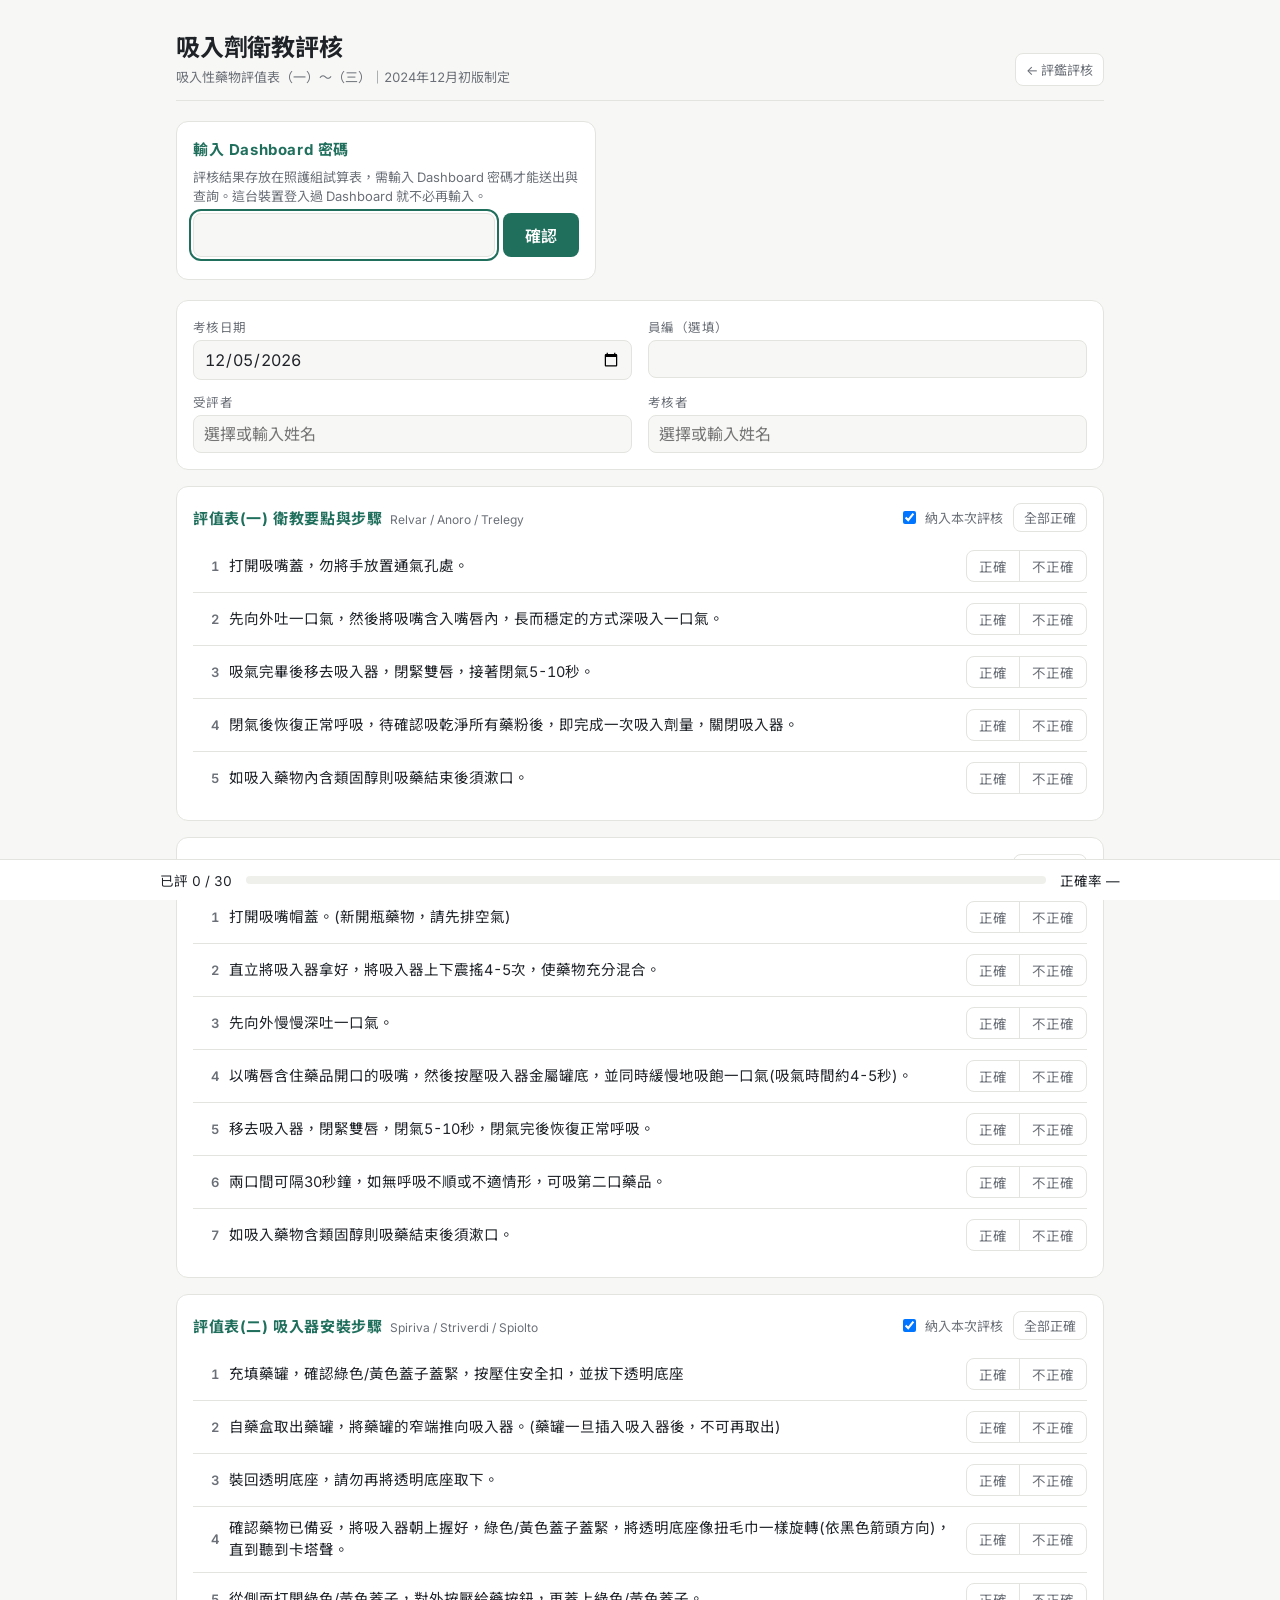
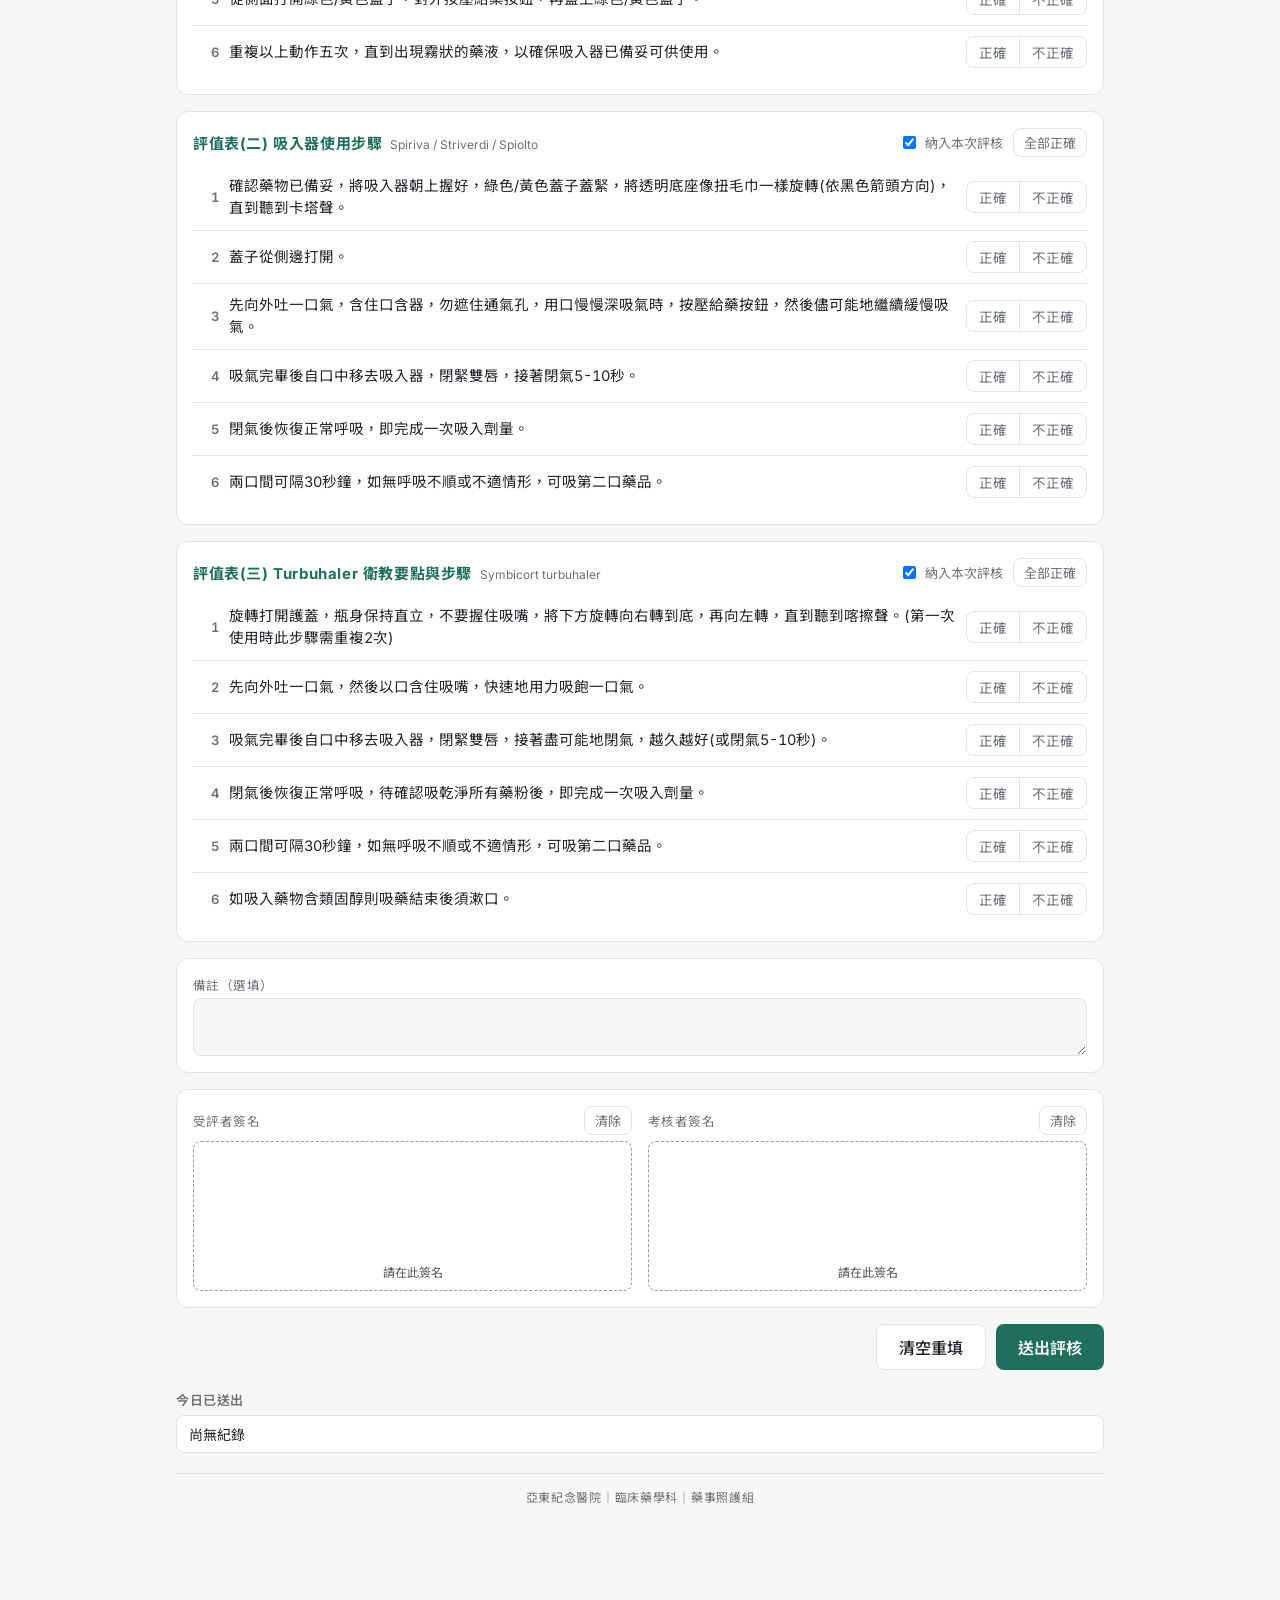
<file: site/eval/inhaler.html>
<!doctype html>
<html lang="zh-Hant">
<head>
<meta charset="utf-8">
<meta name="viewport" content="width=device-width, initial-scale=1, viewport-fit=cover">
<meta name="robots" content="noindex, nofollow, noarchive">
<meta name="referrer" content="no-referrer">
<title>吸入劑衛教評核｜評鑑評核</title>
<link rel="icon" type="image/svg+xml" href="data:image/svg+xml,%3Csvg xmlns='http://www.w3.org/2000/svg' viewBox='0 0 24 24'%3E%3Crect width='24' height='24' rx='5' fill='%231f6f5c'/%3E%3Cpath d='M9 5h6v2H9zM8 6H7a1 1 0 0 0-1 1v11a1 1 0 0 0 1 1h10a1 1 0 0 0 1-1V7a1 1 0 0 0-1-1h-1M9.5 13l2 2 3.5-4' fill='none' stroke='%23fff' stroke-width='1.6' stroke-linecap='round' stroke-linejoin='round'/%3E%3C/svg%3E">
<link rel="preconnect" href="https://fonts.googleapis.com">
<link rel="preconnect" href="https://fonts.gstatic.com" crossorigin>
<link href="https://fonts.googleapis.com/css2?family=Inter:wght@400;500;600;700&family=Noto+Sans+TC:wght@400;500;600;700&display=swap" rel="stylesheet">
<style>
/* 評鑑評核：與 Dashboard／臨床資源同一套 token */
:root{
  --font:"Inter","Noto Sans TC",system-ui,-apple-system,"PingFang TC","Microsoft JhengHei",sans-serif;
  --bg:#f7f7f5;--panel:#ffffff;--fg:#1f2328;--muted:#6b7078;--line:#e3e3df;--sunk:#efefeb;
  --tdm:#1f6f5c;--tdm-soft:#e3f1ec;
  --ok:#1f7a45;--ok-soft:#e1f3e7;--bad:#b4372f;--bad-soft:#f8e3e1;--warn:#8a5a00;--warn-soft:#fbefd6;
  --paper:#ffffff;--ink:#111111;--ink-muted:#555555;
  color-scheme:light;
  padding-top:env(safe-area-inset-top,0px);padding-bottom:env(safe-area-inset-bottom,0px);
}
*{box-sizing:border-box}
[hidden]{display:none!important}
html,body{margin:0;background:var(--bg);color:var(--fg);font-family:var(--font);-webkit-font-smoothing:antialiased;font-feature-settings:"tnum" 1}
button,input,select,textarea{font:inherit;color:inherit}
button{cursor:pointer}
:focus-visible{outline:2px solid var(--tdm);outline-offset:2px}
.wrap{max-width:960px;margin:0 auto;padding-block:28px 110px;padding-left:max(16px,env(safe-area-inset-left,0px));padding-right:max(16px,env(safe-area-inset-right,0px));display:flex;flex-direction:column;gap:20px}
header{display:flex;justify-content:space-between;align-items:flex-end;gap:12px;flex-wrap:wrap;border-bottom:1px solid var(--line);padding-bottom:14px}
h1{margin:0;font-size:24px;font-weight:700;letter-spacing:-.01em}
h2{margin:0}
.sub{margin:4px 0 0;color:var(--muted);font-size:13px}
.back{display:inline-flex;align-items:center;gap:6px;color:var(--muted);text-decoration:none;font-size:13px;padding:6px 10px;border:1px solid var(--line);border-radius:8px;background:var(--panel)}
.back:hover,.back:focus-visible{color:var(--fg);border-color:var(--muted)}
footer{border-top:1px solid var(--line);padding-top:14px;text-align:center;color:var(--muted);font-size:12px;letter-spacing:.06em}

.panel{background:var(--panel);border:1px solid var(--line);border-radius:12px;padding:16px}
.sec-h{display:flex;align-items:baseline;justify-content:space-between;gap:10px;flex-wrap:wrap;margin-bottom:8px}
.sec-h h2{font-size:15px;font-weight:700;letter-spacing:.04em;color:var(--tdm)}
.sec-h .tag{font-size:12px;color:var(--muted);font-weight:400;margin-left:8px;letter-spacing:0}
.sec-tools{display:flex;gap:10px;align-items:center;flex-wrap:wrap}
.panel.off .steps{opacity:.4;pointer-events:none}

.meta{display:grid;grid-template-columns:repeat(2,minmax(0,1fr));gap:12px 16px}
@media (max-width:600px){.meta{grid-template-columns:1fr}}
.field{display:flex;flex-direction:column;gap:4px;min-width:0}
.field label,.lbl{font-size:12.5px;color:var(--muted);letter-spacing:.03em}
.field .seg{align-self:flex-start}
.field input,.field select,.field textarea{background:var(--bg);border:1px solid var(--line);border-radius:8px;padding:8px 10px;width:100%;min-width:0}
.field input:focus,.field textarea:focus,.field select:focus{border-color:var(--tdm);outline:none;box-shadow:0 0 0 1px var(--tdm) inset}

.tog{display:inline-flex;align-items:center;gap:6px;font-size:13px;color:var(--muted)}
.ghost{border:1px solid var(--line);background:var(--panel);border-radius:8px;padding:4px 10px;font-size:13px;color:var(--muted)}
.ghost:hover{color:var(--fg);border-color:var(--muted)}

.steps{display:flex;flex-direction:column}
.step{display:grid;grid-template-columns:26px minmax(0,1fr) auto;gap:10px;align-items:center;padding:10px 0;border-top:1px solid var(--line)}
.step:first-child{border-top:0}
.step .n{color:var(--muted);font-size:13px;text-align:right;font-weight:600}
.step .t{min-width:0;font-size:14.5px;line-height:1.55}
.step .t small{display:block;color:var(--muted);font-size:12.5px;margin-top:2px}
@media (max-width:600px){.step{grid-template-columns:22px minmax(0,1fr)}.step .seg{grid-column:2;justify-self:start}}

.seg{display:inline-flex;border:1px solid var(--line);border-radius:8px;overflow:hidden;flex:none;background:var(--panel)}
.seg input{position:absolute;opacity:0;pointer-events:none}
.seg label{padding:5px 12px;font-size:13.5px;cursor:pointer;white-space:nowrap;border-left:1px solid var(--line);color:var(--muted)}
.seg label:first-of-type{border-left:0}
.seg input:focus-visible+label{outline:2px solid var(--tdm);outline-offset:-2px}
.seg input.y:checked+label{background:var(--ok);color:#fff}
.seg input.x:checked+label{background:var(--bad);color:#fff}
.seg input.na:checked+label{background:var(--muted);color:#fff}
.seg input.s:checked+label{background:var(--tdm);color:#fff}

.rule{font-size:13px;color:var(--muted);background:var(--sunk);border-radius:8px;padding:10px 12px;margin-top:10px;line-height:1.6}
.rule ol{margin:4px 0 0;padding-left:20px}
.flag{border-radius:8px;padding:10px 12px;font-size:14px;margin-top:10px}
.flag.warn{background:var(--warn-soft);color:var(--warn)}
.flag.bad{background:var(--bad-soft);color:var(--bad)}
.notice{border-radius:10px;padding:12px 14px;font-size:14px;background:var(--warn-soft);color:var(--warn)}

.sigs{display:grid;grid-template-columns:repeat(2,minmax(0,1fr));gap:16px}
@media (max-width:600px){.sigs{grid-template-columns:1fr}}
.sig .pad{position:relative;border:1px dashed #9a9a94;border-radius:8px;background:var(--paper);height:150px;touch-action:none}
.sig canvas{width:100%;height:100%;display:block;border-radius:8px}
.sig .ph{position:absolute;left:0;right:0;bottom:10px;text-align:center;color:var(--ink-muted);font-size:12px;pointer-events:none}
.sig .row{display:flex;justify-content:space-between;align-items:center;margin-bottom:6px}

.actions{display:flex;gap:10px;justify-content:flex-end;flex-wrap:wrap}
.btn{border:0;border-radius:8px;padding:10px 22px;background:var(--tdm);color:#fff;font-weight:600}
.btn[disabled]{opacity:.5;cursor:not-allowed}
.btn.sec{background:var(--panel);color:var(--fg);border:1px solid var(--line);font-weight:500}

.scorebar{position:fixed;left:0;right:0;bottom:0;z-index:5;background:var(--panel);border-top:1px solid var(--line);
  padding:10px max(16px,env(safe-area-inset-right,0px)) calc(10px + env(safe-area-inset-bottom,0px)) max(16px,env(safe-area-inset-left,0px))}
.scorebar .in{max-width:960px;margin:0 auto;display:flex;align-items:center;gap:14px}
.scorebar .bar{flex:1;height:8px;background:var(--sunk);border-radius:99px;overflow:hidden}
.scorebar .bar i{display:block;height:100%;background:var(--tdm);width:0;transition:width .2s}
.scorebar .txt{font-size:13.5px;white-space:nowrap}

.today h3{font-size:13px;color:var(--muted);font-weight:600;margin:0 0 6px;letter-spacing:.04em}
.today ul{list-style:none;margin:0;padding:0;display:flex;flex-direction:column;gap:6px}
.today li{display:flex;justify-content:space-between;gap:10px;background:var(--panel);border:1px solid var(--line);border-radius:8px;padding:8px 12px;font-size:14px}
.today li small{color:var(--muted)}

.gate{max-width:420px}
.gate .row{display:flex;gap:8px;margin-top:8px}
.gate input{flex:1;min-width:0;background:var(--bg);border:1px solid var(--line);border-radius:8px;padding:8px 10px}
.gate .err{color:var(--bad);font-size:13px;margin-top:6px}

.filters{display:grid;grid-template-columns:repeat(4,minmax(0,1fr));gap:12px;align-items:end}
@media (max-width:760px){.filters{grid-template-columns:repeat(2,minmax(0,1fr))}}
.quick{display:flex;gap:6px;flex-wrap:wrap;margin-top:12px}
.tblwrap{overflow-x:auto;background:var(--panel);border:1px solid var(--line);border-radius:12px}
table.res{width:100%;border-collapse:collapse;font-size:14px;min-width:640px}
table.res th,table.res td{text-align:left;padding:9px 10px;border-bottom:1px solid var(--line);vertical-align:middle}
table.res tr:last-child td{border-bottom:0}
table.res th{font-size:12px;color:var(--muted);font-weight:600;letter-spacing:.04em}
.tblbar{display:flex;align-items:center;justify-content:space-between;gap:10px;min-height:28px;font-size:13px;color:var(--muted);margin-bottom:-8px}
.sortbtn{background:none;border:0;padding:0;font:inherit;color:inherit;letter-spacing:inherit;display:inline-flex;align-items:center;gap:4px}
.sortbtn i{font-style:normal;font-size:10px;opacity:.45}
.sortbtn.on{color:var(--tdm)} .sortbtn.on i{opacity:1}
table.res tr.frow th{padding-top:0;font-weight:400}
.colf{width:100%;min-width:0;background:var(--bg);border:1px solid var(--line);border-radius:6px;padding:3px 6px;font-size:12.5px;color:var(--fg)}
.colf:focus{border-color:var(--tdm);outline:none}
.pill{display:inline-block;border-radius:99px;padding:1px 10px;font-size:12.5px}
.pill.ok{background:var(--ok-soft);color:var(--ok)} .pill.bad{background:var(--bad-soft);color:var(--bad)} .pill.n{background:var(--tdm-soft);color:var(--tdm)}
.linkbtn{background:none;border:0;color:var(--tdm);padding:2px 4px;font-size:13.5px}
table.res td.empty,.empty{color:var(--muted);text-align:center;padding:28px 0;font-size:14px}

.modal{position:fixed;inset:0;z-index:20;background:rgba(0,0,0,.45);display:flex;align-items:flex-start;justify-content:center;overflow:auto;
  padding:calc(20px + env(safe-area-inset-top,0px)) max(12px,env(safe-area-inset-right,0px)) 20px max(12px,env(safe-area-inset-left,0px))}
.modal .box{background:var(--panel);border-radius:12px;padding:12px;max-width:100%}
.modal .bar2{display:flex;justify-content:flex-end;margin-bottom:8px}
.modal .scale{overflow-x:auto}

.toast{position:fixed;left:50%;transform:translateX(-50%);bottom:calc(70px + env(safe-area-inset-bottom,0px));z-index:30;background:var(--fg);color:var(--bg);
  padding:9px 18px;border-radius:99px;font-size:14px;opacity:0;transition:opacity .2s;pointer-events:none;max-width:calc(100% - 32px);text-align:center}
.toast.on{opacity:1}

/* 列印用評核表（PDF） */
#render-host{position:absolute;left:-12000px;top:0}
.sheet{width:794px;min-height:1123px;background:var(--paper);color:var(--ink);font-family:"Noto Sans TC",var(--font);padding:56px 60px;font-size:13px;line-height:1.5}
.sheet .sh-org{text-align:center;font-size:15px;font-weight:700;letter-spacing:.1em}
.sheet .sh-title{text-align:center;font-size:19px;font-weight:700;margin-top:4px}
.sheet .sh-ver{text-align:right;font-size:11px;color:var(--ink-muted);margin-top:2px}
.sheet table{width:100%;border-collapse:collapse;margin-top:10px}
.sheet td,.sheet th{border:1px solid var(--ink);padding:5px 8px;vertical-align:top;text-align:left}
.sheet th{font-weight:700}
.sheet .c{text-align:center;white-space:nowrap}
.sheet .grp td{font-weight:700;padding-top:7px}
.sheet .na{color:var(--ink-muted)}
.sheet .sum{margin-top:10px;font-size:13.5px}
.sheet .sh-sigs{display:flex;gap:24px;margin-top:18px}
.sheet .sh-sigs>div{flex:1;border:1px solid var(--ink);padding:6px 10px}
.sheet .sh-sigs img{display:block;height:70px;max-width:100%;object-fit:contain;margin-top:4px}
.sheet{font-feature-settings:normal;letter-spacing:0}
.sheet.compact{padding:40px 48px;font-size:12px;line-height:1.4}
.sheet.compact td,.sheet.compact th{padding:3px 7px}
.sheet.compact .sh-sigs{margin-top:12px}
.sheet .foot{margin-top:16px;font-size:10.5px;color:var(--ink-muted);display:flex;justify-content:space-between}
@media (prefers-reduced-motion:reduce){*{transition:none!important}}

</style>
<script src="../config.js"></script>

</head>
<body>
<div class="wrap" id="app"></div>
<div class="scorebar" id="scorebar" hidden><div class="in"><span class="txt" id="sb-l">已評 0 / 0</span><div class="bar"><i id="sb-bar"></i></div><span class="txt" id="sb-r">—</span></div></div>
<div class="toast" id="toast" role="status"></div>
<div class="modal" id="modal" hidden><div class="box"><div class="bar2"><button class="btn sec" id="modal-x">關閉</button></div><div class="scale" id="modal-body"></div></div></div>
<div id="render-host"></div>
<script>window.EVAL_VIEW = "inhaler";
"use strict";
/* 照護組評核：三份評核表＋下載頁共用程式。VIEW 由建置腳本寫入（inhaler / insulin / cva / export）。
 * 資料經由 Dashboard 的 Apps Script 端點寫入／讀取「照護組評核紀錄」試算表，需 Dashboard 密碼。 */
const VIEW = window.EVAL_VIEW;

/* ---------- 評核表內容（依亞東評核表原稿） ---------- */
const FORMS = {
  inhaler: {
    name: "吸入劑衛教評核", docTitle: "吸入性藥物評值表", ver: "2024年12月初版制定", kind: "steps",
    sub: "吸入性藥物評值表（一）～（三）｜2024年12月初版制定",
    sections: [
      { id: "ellipta", label: "評值表(一) 衛教要點與步驟", tag: "Relvar / Anoro / Trelegy", steps: [
        "打開吸嘴蓋，勿將手放置通氣孔處。",
        "先向外吐一口氣，然後將吸嘴含入嘴唇內，長而穩定的方式深吸入一口氣。",
        "吸氣完畢後移去吸入器，閉緊雙唇，接著閉氣5-10秒。",
        "閉氣後恢復正常呼吸，待確認吸乾淨所有藥粉後，即完成一次吸入劑量，關閉吸入器。",
        "如吸入藥物內含類固醇則吸藥結束後須漱口。"] },
      { id: "pmdi", label: "評值表(一) pMDI 衛教要點與步驟", tag: "定量噴霧吸入器", steps: [
        "打開吸嘴帽蓋。(新開瓶藥物，請先排空氣)",
        "直立將吸入器拿好，將吸入器上下震搖4-5次，使藥物充分混合。",
        "先向外慢慢深吐一口氣。",
        "以嘴唇含住藥品開口的吸嘴，然後按壓吸入器金屬罐底，並同時緩慢地吸飽一口氣(吸氣時間約4-5秒)。",
        "移去吸入器，閉緊雙唇，閉氣5-10秒，閉氣完後恢復正常呼吸。",
        "兩口間可隔30秒鐘，如無呼吸不順或不適情形，可吸第二口藥品。",
        "如吸入藥物含類固醇則吸藥結束後須漱口。"] },
      { id: "resp-setup", label: "評值表(二) 吸入器安裝步驟", tag: "Spiriva / Striverdi / Spiolto", steps: [
        "充填藥罐，確認綠色/黃色蓋子蓋緊，按壓住安全扣，並拔下透明底座",
        "自藥盒取出藥罐，將藥罐的窄端推向吸入器。(藥罐一旦插入吸入器後，不可再取出)",
        "裝回透明底座，請勿再將透明底座取下。",
        "確認藥物已備妥，將吸入器朝上握好，綠色/黃色蓋子蓋緊，將透明底座像扭毛巾一樣旋轉(依黑色箭頭方向)，直到聽到卡塔聲。",
        "從側面打開綠色/黃色蓋子，對外按壓給藥按鈕，再蓋上綠色/黃色蓋子。",
        "重複以上動作五次，直到出現霧狀的藥液，以確保吸入器已備妥可供使用。"] },
      { id: "resp-use", label: "評值表(二) 吸入器使用步驟", tag: "Spiriva / Striverdi / Spiolto", steps: [
        "確認藥物已備妥，將吸入器朝上握好，綠色/黃色蓋子蓋緊，將透明底座像扭毛巾一樣旋轉(依黑色箭頭方向)，直到聽到卡塔聲。",
        "蓋子從側邊打開。",
        "先向外吐一口氣，含住口含器，勿遮住通氣孔，用口慢慢深吸氣時，按壓給藥按鈕，然後儘可能地繼續緩慢吸氣。",
        "吸氣完畢後自口中移去吸入器，閉緊雙唇，接著閉氣5-10秒。",
        "閉氣後恢復正常呼吸，即完成一次吸入劑量。",
        "兩口間可隔30秒鐘，如無呼吸不順或不適情形，可吸第二口藥品。"] },
      { id: "turbu", label: "評值表(三) Turbuhaler 衛教要點與步驟", tag: "Symbicort turbuhaler", steps: [
        "旋轉打開護蓋，瓶身保持直立，不要握住吸嘴，將下方旋轉向右轉到底，再向左轉，直到聽到喀擦聲。(第一次使用時此步驟需重複2次)",
        "先向外吐一口氣，然後以口含住吸嘴，快速地用力吸飽一口氣。",
        "吸氣完畢後自口中移去吸入器，閉緊雙唇，接著盡可能地閉氣，越久越好(或閉氣5-10秒)。",
        "閉氣後恢復正常呼吸，待確認吸乾淨所有藥粉後，即完成一次吸入劑量。",
        "兩口間可隔30秒鐘，如無呼吸不順或不適情形，可吸第二口藥品。",
        "如吸入藥物含類固醇則吸藥結束後須漱口。"] }
    ]
  },
  insulin: {
    name: "筆型胰島素注射技術", docTitle: "品管評核表｜筆型胰島素及GLP-1注射技術正確率", ver: "2026.03.15制定", kind: "steps",
    sub: "亞東紀念醫院品管評核表｜監測項目：筆型胰島素及GLP-1注射技術正確率｜2026.03.15制定",
    sections: [{ id: "pen", label: "評核項目", tag: "評值說明列於各項下方", steps: [
      { t: "拿取正確胰島素或GLP-1", d: "能正確拿取正確胰島素或GLP-1" },
      { t: "拔除筆蓋檢查筆芯、卡管底部是否有結晶或異常狀況", d: "能說出筆芯/卡管底部是否有結晶或異常" },
      { t: "預混型胰島素(混濁)使用前搖勻", d: "能將藥物夾於雙手掌間滾動並輕輕上下翻轉≥20次", na: true },
      { t: "正確裝置針頭，注射前完成排氣", d: "用酒精棉片，消毒注射筆的橡皮頂端部分，將針頭與注射筆呈一直線垂直對正後旋緊，拔除針頭外蓋及內蓋，轉至2單位針頭朝上排氣至針尖出現一滴藥水" },
      { t: "依照醫囑設定劑量", d: "依照醫囑設定劑量" },
      { t: "注射部位選擇正確並正確執行注射", d: "1. 能說出正確注射部位：肚臍周圍約2指寬外一個拳頭大；大腿外上1/3；上臂外後側中段1/3區；臀部外上1/4；在同一部位注射7-8次後要更換部位。2. 注射前使用酒精棉片清潔皮膚，同一部位相鄰針孔間距約1指寬(約1–2公分)，以正確角度皮下注射（多為90度）" },
      { t: "注射後針頭停留皮下足夠時間", d: "按壓按鈕至底並持續按壓不鬆手停留至少10–15秒以上" },
      { t: "注射後正確卸除針頭", d: "將外蓋蓋回後卸除針頭丟入針頭回收筒帶至北棟二樓門診注射室。" }
    ] }]
  },
  cva: {
    name: "CVA 衛教評核", docTitle: "【腦中風團隊-藥師年度評核表】", ver: "2025-12-01 制定", kind: "cva",
    sub: "亞東紀念醫院 藥學部｜腦中風團隊-藥師年度評核表｜2025-12-01 制定",
    items: [
      { t: "藥物治療評估能力", d: "能完整蒐集並評估病人用藥史，檢視藥物間交互作用、適應症/禁忌症。能辨識藥物治療過程中之相關問題（如副作用、不良反應等），並主動提出合適的處置及追蹤方案。並提供適切的藥物治療建議。" },
      { t: "團隊溝通能力", d: "能與跨專業團隊成員溝通藥物治療計畫，亦能在病歷中留下相關建議，確保團隊資訊傳達無誤。" },
      { t: "病人衛教能力", d: "能針對抗血小板藥物及抗凝血藥物提供清楚的用藥指導，說明療效與注意事項，確保病人充分了解並能正確使用藥物。" }
    ]
  }
};
const PEOPLE = ["李宜汶","柯姿璇","林怡伶","張寧真","王台欣","張維倫","艾明穎","闕昌琪","楊欣瑜","林明燊","陳瀅仁","林于雅"];
const SCORE_LBL = { 5: "優良", 4: "良好", 3: "一般", 2: "尚可", 1: "不符合" };
const stepObj = (s) => (typeof s === "string" ? { t: s } : s);

/* ---------- helpers ---------- */
const $ = (s, r = document) => r.querySelector(s);
const $$ = (s, r = document) => Array.from(r.querySelectorAll(s));
const esc = (s) => String(s == null ? "" : s).replace(/[&<>"']/g, (c) => ({ "&": "&amp;", "<": "&lt;", ">": "&gt;", '"': "&quot;", "'": "&#39;" }[c]));
const pad2 = (n) => String(n).padStart(2, "0");
const ymd = (d) => `${d.getFullYear()}-${pad2(d.getMonth() + 1)}-${pad2(d.getDate())}`;
const today = () => ymd(new Date());
function toast(msg) { const t = $("#toast"); t.textContent = msg; t.classList.add("on"); clearTimeout(toast._t); toast._t = setTimeout(() => t.classList.remove("on"), 3000); }
const ls = { get(k) { try { return localStorage.getItem(k); } catch (e) { return null; } }, set(k, v) { try { localStorage.setItem(k, v); } catch (e) {} } };

/* ---------- 密碼（與 Dashboard 共用同一組記憶） ---------- */
const pw = {
  get() { let v = ls.get("rxcare_pw"); if (!v) { const m = document.cookie.match(/(?:^|; )rxcare_pw=([^;]*)/); v = m ? decodeURIComponent(m[1]) : null; } return v; },
  set(v) { ls.set("rxcare_pw", v); try { document.cookie = "rxcare_pw=" + encodeURIComponent(v) + "; max-age=31536000; path=/; SameSite=Strict; Secure"; } catch (e) {} }
};

/* ---------- 資料端點 ---------- */
const GS = typeof google !== "undefined" && google.script && google.script.run; // 由 Apps Script 備用網址開啟時
function gsCall(fn, args) { return new Promise((res, rej) => { const r = google.script.run.withSuccessHandler(res).withFailureHandler(rej); r[fn].apply(r, args); }); }
const api = {
  save(p, rec) {
    if (GS) return gsCall("evalSaveRun", [p, rec]);
    const ep = (window.DASH_CONFIG || {}).endpoint;
    if (!ep) return Promise.reject(new Error("找不到資料端點設定（config.js）"));
    return fetch(ep, { method: "POST", body: JSON.stringify({ p, action: "save", rec }) }).then((r) => r.json());
  },
  list(p, from, to, nosig) {
    if (GS) return gsCall("evalListRun", [p, from, to, !!nosig]);
    const ep = (window.DASH_CONFIG || {}).endpoint;
    if (!ep) return Promise.reject(new Error("找不到資料端點設定（config.js）"));
    const q = `?p=${encodeURIComponent(p)}&evals=1&from=${from}&to=${to}${nosig ? "&nosig=1" : ""}&t=${Date.now()}`;
    return fetch(ep + q, { cache: "no-store" }).then((r) => r.json());
  }
};
function errText(e) {
  const m = e && (e.error || e.message) || String(e || "");
  if (m === "unauthorized") return "密碼不正確";
  if (m === "locked") return "密碼錯誤次數過多，請 10 分鐘後再試";
  if (/找不到|evals|doPost|Script function not found/i.test(m)) return "資料端點尚未更新：請在 Apps Script 貼上新版 Code.gs 並發布新版本（" + m + "）";
  return m;
}

/* ---------- 頁面骨架 ---------- */
const app = $("#app");
const backHref = () => (window.EXEC_URL ? window.EXEC_URL.replace(/\/a\/macros\/[^/]+\//, "/macros/") + "?page=eval" : "./");
function headerHTML(title, sub) {
  return `<header><div><h1>${esc(title)}</h1><p class="sub">${esc(sub)}</p></div><a class="back" id="back" href="${esc(backHref())}"${window.EXEC_URL ? ' target="_top"' : ""}>← 評鑑評核</a></header>`;
}
function gateHTML() {
  return `<div class="panel gate" id="gate" hidden><div class="sec-h"><h2>輸入 Dashboard 密碼</h2></div>
    <div class="sub">評核結果存放在照護組試算表，需輸入 Dashboard 密碼才能送出與查詢。這台裝置登入過 Dashboard 就不必再輸入。</div>
    <form class="row" id="gate-form"><input type="password" id="gate-pw" inputmode="numeric" aria-label="密碼" autocomplete="current-password"><button class="btn" type="submit">確認</button></form>
    <div class="err" id="gate-err"></div></div>`;
}
let PW = null;
function needPw(msg) { $("#gate").hidden = false; $("#gate-err").textContent = msg || ""; $("#gate-pw").focus(); }
function bindGate(onOk) {
  $("#gate-form").addEventListener("submit", async (e) => {
    e.preventDefault(); const v = $("#gate-pw").value.trim(); if (!v) return;
    $("#gate-err").textContent = "確認中…";
    try { const r = await api.list(v, today(), today(), true); if (!r || !r.ok) throw r; PW = v; pw.set(v); $("#gate").hidden = true; toast("已登入"); onOk(r); }
    catch (err) { $("#gate-err").textContent = errText(err); }
  });
}

/* ---------- 簽名板 ---------- */
function makePad(wrap) {
  const cv = wrap.querySelector("canvas"), ph = wrap.querySelector(".ph"), ctx = cv.getContext("2d");
  let empty = true, drawing = false, last = null;
  function size() { const r = cv.getBoundingClientRect(); if (!r.width || !empty) return; const dpr = window.devicePixelRatio || 1;
    cv.width = r.width * dpr; cv.height = r.height * dpr; ctx.setTransform(dpr, 0, 0, dpr, 0, 0);
    ctx.lineWidth = 2.4; ctx.lineCap = "round"; ctx.lineJoin = "round"; ctx.strokeStyle = "#111111"; ctx.fillStyle = "#111111"; }
  const pos = (e) => { const r = cv.getBoundingClientRect(); return { x: e.clientX - r.left, y: e.clientY - r.top }; };
  cv.addEventListener("pointerdown", (e) => { if (!cv.width) size(); drawing = true; try { cv.setPointerCapture(e.pointerId); } catch (x) {} last = pos(e);
    ctx.beginPath(); ctx.arc(last.x, last.y, 1.1, 0, Math.PI * 2); ctx.fill(); if (empty) { empty = false; ph.hidden = true; } });
  cv.addEventListener("pointermove", (e) => { if (!drawing) return; const p = pos(e); ctx.beginPath(); ctx.moveTo(last.x, last.y); ctx.lineTo(p.x, p.y); ctx.stroke(); last = p; });
  const end = () => { drawing = false; };
  cv.addEventListener("pointerup", end); cv.addEventListener("pointercancel", end);
  window.addEventListener("resize", size);
  return {
    size, isEmpty: () => empty,
    clear() { empty = true; ph.hidden = false; ctx.save(); ctx.setTransform(1, 0, 0, 1, 0, 0); ctx.clearRect(0, 0, cv.width, cv.height); ctx.restore(); size(); },
    /* 縮成 420px 寬；試算表單格上限 50,000 字，PNG 太大時改存白底 JPEG */
    data() {
      const w = 420, h = Math.round(w * cv.height / cv.width), o = document.createElement("canvas"); o.width = w; o.height = h;
      const c = o.getContext("2d"); c.drawImage(cv, 0, 0, w, h);
      let url = o.toDataURL("image/png"); if (url.length < 45000) return url;
      const j = document.createElement("canvas"); j.width = w; j.height = h; const jc = j.getContext("2d");
      jc.fillStyle = "#ffffff"; jc.fillRect(0, 0, w, h); jc.drawImage(o, 0, 0);
      for (const q of [0.8, 0.6, 0.4]) { url = j.toDataURL("image/jpeg", q); if (url.length < 45000) return url; }
      return url;
    }
  };
}

/* ---------- 評核表 ---------- */
const pads = {};
function metaHTML(k) {
  return `<div class="panel meta">
    <div class="field"><label for="f-date">考核日期</label><input type="date" id="f-date" value="${today()}"></div>
    <div class="field"><label for="f-emp">員編（選填）</label><input id="f-emp" autocomplete="off"></div>
    <div class="field"><label for="f-who">受評者</label><input id="f-who" list="people" placeholder="選擇或輸入姓名" autocomplete="off"></div>
    <div class="field"><label for="f-by">考核者</label><input id="f-by" list="people" placeholder="選擇或輸入姓名" autocomplete="off" value="${esc(ls.get("rxeval-evaluator") || "")}"></div>
    ${k === "cva" ? `<div class="field"><span class="lbl">受評藥師類別</span><div class="seg" role="radiogroup" aria-label="受評藥師類別">
        <input type="radio" class="s" name="cva-type" id="cva-type-new" value="新進人員"><label for="cva-type-new">新進人員</label>
        <input type="radio" class="s" name="cva-type" id="cva-type-gen" value="一般人員" checked><label for="cva-type-gen">一般人員</label></div></div>` : ""}
  </div>`;
}
function stepsHTML(k) {
  const F = FORMS[k];
  const secs = F.sections.map((s) => `<div class="panel" data-sec="${s.id}">
    <div class="sec-h"><h2>${esc(s.label)}<span class="tag">${esc(s.tag)}</span></h2>
      <div class="sec-tools">${F.sections.length > 1 ? `<label class="tog"><input type="checkbox" id="on-${s.id}" checked> 納入本次評核</label>` : ""}
        <button type="button" class="ghost" data-allok="${s.id}">全部正確</button></div></div>
    <div class="steps">${s.steps.map((raw, i) => { const st = stepObj(raw), nm = `st-${s.id}-${i}`;
      return `<div class="step"><span class="n">${i + 1}</span><div class="t">${esc(st.t)}${st.d ? `<small>${esc(st.d)}</small>` : ""}</div>
        <div class="seg" role="radiogroup" aria-label="第${i + 1}項">
          <input type="radio" class="y" name="${nm}" id="${nm}-y" value="y"><label for="${nm}-y">正確</label>
          <input type="radio" class="x" name="${nm}" id="${nm}-x" value="x"><label for="${nm}-x">不正確</label>
          ${st.na ? `<input type="radio" class="na" name="${nm}" id="${nm}-na" value="na"><label for="${nm}-na">不適用</label>` : ""}
        </div></div>`; }).join("")}</div></div>`).join("");
  return secs + (k === "insulin" ? `<div class="rule">第 3 項僅適用預混型（混濁）胰島素；評核非預混型製劑時可選「不適用」，不列入正確率分母。</div>` : "");
}
function cvaHTML() {
  const F = FORMS.cva;
  return `<div class="panel"><div class="sec-h"><h2>考核項目<span class="tag">評核標準以 5 分為基準</span></h2></div>
    <div class="steps">${F.items.map((it, i) => `<div class="step"><span class="n">${i + 1}</span><div class="t"><b>${esc(it.t)}</b><small>${esc(it.d)}</small></div>
      <div class="seg" role="radiogroup" aria-label="${esc(it.t)}">${[1, 2, 3, 4, 5].map((v) => `<input type="radio" class="s" name="cva-${i}" id="cva-${i}-${v}" value="${v}"><label for="cva-${i}-${v}" title="${SCORE_LBL[v]}">${v}</label>`).join("")}</div></div>`).join("")}
      <div class="step"><span class="n">4</span><div class="t"><b>腦中風藥物治療課程</b></div>
      <div class="seg" role="radiogroup" aria-label="課程">
        <input type="radio" class="y" name="cva-course" id="cva-course-y" value="完成"><label for="cva-course-y">完成</label>
        <input type="radio" class="x" name="cva-course" id="cva-course-x" value="未完成"><label for="cva-course-x">未完成</label></div></div>
    </div>
    <div class="rule">評分準則：5 優良、4 良好、3 一般、2 尚可、1 不符合。
      <ol><li>如有任一項 2 分(含)以下，需接受輔導訓練，並於 1 週後覆核，通過後才能執行腦中風藥事照護相關業務。</li>
      <li>藥師依藥學部人力會議安排入藥事照護組擔任臨床工作，於 3 個月內進行首次評核。每年 12 月進行複評。</li></ol></div>
    <div id="cva-flag"></div></div>
  <div class="panel"><div class="sec-h"><h2>覆核紀錄<span class="tag">以下接受覆核時填寫</span></h2>
    <label class="tog"><input type="checkbox" id="rev-on"> 填寫覆核</label></div>
    <div id="rev" class="meta" hidden>
      <div class="field"><span class="lbl">輔導訓練方式</span><label class="tog"><input type="checkbox" id="rev-f2f" checked> 面授指導</label></div>
      <div class="field"><label for="rev-date">覆核日期</label><input type="date" id="rev-date"></div>
      <div class="field"><span class="lbl">覆核結果</span><div class="seg">
        <input type="radio" class="y" name="rev-res" id="rev-pass" value="通過"><label for="rev-pass">通過</label>
        <input type="radio" class="x" name="rev-res" id="rev-fail" value="未通過"><label for="rev-fail">未通過</label></div></div>
      <div class="field"><label for="rev-by">覆核評核藥師</label><input id="rev-by" list="people" autocomplete="off"></div>
    </div></div>`;
}
function sigHTML() {
  return `<div class="panel"><div class="sigs">${["who", "by"].map((r) => `<div class="sig" data-sig="${r}">
    <div class="row"><span class="lbl">${r === "who" ? "受評者簽名" : "考核者簽名"}</span><button type="button" class="ghost" data-clear="${r}">清除</button></div>
    <div class="pad"><canvas></canvas><div class="ph">請在此簽名</div></div></div>`).join("")}</div></div>`;
}

function collect(k) {
  const F = FORMS[k];
  const base = { form: k, date: $("#f-date").value, empId: $("#f-emp").value.trim(), evaluatee: $("#f-who").value.trim(), evaluator: $("#f-by").value.trim(), note: $("#f-note").value.trim() };
  if (F.kind === "steps") {
    const sections = []; let correct = 0, total = 0, marked = 0, need = 0;
    F.sections.forEach((s) => { const on = $(`#on-${s.id}`); if (on && !on.checked) return;
      const res = s.steps.map((_, i) => { const c = $(`input[name="st-${s.id}-${i}"]:checked`); return c ? c.value : ""; });
      res.forEach((v) => { need++; if (v) marked++; if (v === "y") { correct++; total++; } else if (v === "x") total++; });
      sections.push({ id: s.id, res }); });
    return { ...base, sections, score: { correct, total, pct: total ? Math.round(correct / total * 1000) / 10 : null }, _marked: marked, _need: need };
  }
  const scores = FORMS.cva.items.map((_, i) => { const c = $(`input[name="cva-${i}"]:checked`); return c ? +c.value : null; });
  const course = ($('input[name="cva-course"]:checked') || {}).value || "";
  const type = ($('input[name="cva-type"]:checked') || {}).value || "";
  const review = $("#rev-on").checked ? { method: $("#rev-f2f").checked ? "面授指導" : "", date: $("#rev-date").value, result: ($('input[name="rev-res"]:checked') || {}).value || "", by: $("#rev-by").value.trim() } : null;
  return { ...base, type, scores, course, needsTraining: scores.some((s) => s !== null && s <= 2), review, _marked: scores.filter((s) => s !== null).length + (course ? 1 : 0), _need: 4 };
}
function resultText(rec) {
  if (rec.form === "cva") return { txt: (rec.scores || []).map((s, i) => `${i + 1}:${s}`).join("　") + `　課程:${rec.course || "—"}`, bad: !!rec.needsTraining };
  const s = rec.score || {}; return { txt: `${s.correct}/${s.total}（${s.pct}%）`, bad: s.pct !== 100 };
}
function updateScore(k) {
  const r = collect(k);
  $("#sb-l").textContent = `已評 ${r._marked} / ${r._need}`;
  $("#sb-bar").style.width = (r._need ? r._marked / r._need * 100 : 0) + "%";
  if (k === "cva") {
    const done = r.scores.filter((s) => s !== null);
    $("#sb-r").textContent = `平均 ${done.length ? (done.reduce((a, b) => a + b, 0) / done.length).toFixed(1) : "—"} 分`;
    let h = ""; if (r.needsTraining) h += `<div class="flag bad">有項目評分 ≤ 2 分：需接受輔導訓練，並於 1 週後覆核（請填寫下方覆核紀錄）。</div>`;
    if (r.course === "未完成") h += `<div class="flag warn">腦中風藥物治療課程尚未完成。</div>`;
    $("#cva-flag").innerHTML = h;
  } else $("#sb-r").textContent = r.score.pct === null ? "正確率 —" : `正確率 ${r.score.correct}/${r.score.total}（${r.score.pct}%）`;
}
async function loadToday(k) {
  if (!PW) return;
  try { const r = await api.list(PW, today(), today(), true); if (r && r.ok) renderToday(k, r.rows); } catch (e) {}
}
function renderToday(k, rows) {
  const list = (rows || []).filter((r) => r.form === k).sort((a, b) => (b.createdAt || 0) - (a.createdAt || 0));
  $("#today").innerHTML = list.length ? list.map((r) => `<li><span>${esc(r.evaluatee)}　<small>考核者 ${esc(r.evaluator)}</small></span><span>${esc(resultText(r).txt)}</span></li>`).join("") : `<li><span>尚無紀錄</span></li>`;
}
async function save(k) {
  const r = collect(k), errs = [];
  if (!r.date) errs.push("考核日期"); if (!r.evaluatee) errs.push("受評者"); if (!r.evaluator) errs.push("考核者");
  if (r._need === 0) errs.push("至少納入一種評核"); else if (r._marked < r._need) errs.push(`尚有 ${r._need - r._marked} 項未評`);
  if (pads.who.isEmpty()) errs.push("受評者簽名"); if (pads.by.isEmpty()) errs.push("考核者簽名");
  if (errs.length) { toast("請完成：" + errs.join("、")); return; }
  if (!PW) { needPw(); toast("請先輸入 Dashboard 密碼"); return; }
  const btn = $("#save"); btn.disabled = true; btn.textContent = "送出中…";
  delete r._marked; delete r._need;
  r.summary = resultText(r).txt; r.sigEvaluatee = pads.who.data(); r.sigEvaluator = pads.by.data();
  try {
    const res = await api.save(PW, r);
    if (!res || !res.ok) throw res;
    toast(`評核結果已儲存（${r.evaluatee}｜${FORMS[k].name}）`); resetForm(k, false); loadToday(k);
  } catch (e) { const m = errText(e); if (m === "密碼不正確") needPw(m); toast("送出失敗：" + m); }
  finally { btn.disabled = false; btn.textContent = "送出評核"; }
}
function resetForm(k, full) {
  const keepDate = $("#f-date").value, keepBy = $("#f-by").value;
  $("#eval-form").reset();
  $("#f-date").value = full ? today() : keepDate; $("#f-by").value = keepBy;
  $$(".panel.off").forEach((s) => s.classList.remove("off"));
  if (k === "cva") $("#rev").hidden = true;
  pads.who.clear(); pads.by.clear(); updateScore(k); window.scrollTo({ top: 0 });
}
function buildForm(k) {
  const F = FORMS[k];
  document.title = F.name + "｜評鑑評核";
  app.innerHTML = headerHTML(F.name, F.sub) + gateHTML() +
    `<form id="eval-form" novalidate style="display:flex;flex-direction:column;gap:16px">
      ${metaHTML(k)}${F.kind === "cva" ? cvaHTML() : stepsHTML(k)}
      <div class="panel"><div class="field"><label for="f-note">備註（選填）</label><textarea id="f-note" rows="2"></textarea></div></div>
      ${sigHTML()}
      <div class="actions"><button type="button" class="btn sec" id="btn-reset">清空重填</button><button type="submit" class="btn" id="save">送出評核</button></div>
    </form>
    <div class="today"><h3>今日已送出</h3><ul id="today"><li><span>尚無紀錄</span></li></ul></div>
    <footer>亞東紀念醫院｜臨床藥學科｜藥事照護組</footer>`;
  $("#scorebar").hidden = false;
  pads.who = makePad($('[data-sig="who"] .pad')); pads.by = makePad($('[data-sig="by"] .pad'));
  requestAnimationFrame(() => { pads.who.size(); pads.by.size(); });
  const form = $("#eval-form");
  form.addEventListener("change", () => updateScore(k));
  form.addEventListener("submit", (e) => { e.preventDefault(); save(k); });
  $("#f-by").addEventListener("change", (e) => ls.set("rxeval-evaluator", e.target.value.trim()));
  $("#btn-reset").addEventListener("click", () => resetForm(k, true));
  form.addEventListener("click", (e) => {
    const a = e.target.closest("[data-allok]"); if (a) { const s = F.sections.find((x) => x.id === a.dataset.allok); s.steps.forEach((_, i) => { const el = $(`#st-${s.id}-${i}-y`); if (el) el.checked = true; }); updateScore(k); }
    const c = e.target.closest("[data-clear]"); if (c) pads[c.dataset.clear].clear();
  });
  if (k === "cva") $("#rev-on").addEventListener("change", (e) => { $("#rev").hidden = !e.target.checked; if (e.target.checked && !$("#rev-date").value) $("#rev-date").value = today(); });
  (F.sections || []).forEach((s) => { const t = $(`#on-${s.id}`); if (t) t.addEventListener("change", () => { t.closest(".panel").classList.toggle("off", !t.checked); updateScore(k); }); });
  updateScore(k);
  bindGate((r) => renderToday(k, r.rows));
  PW = pw.get();
  if (!PW) needPw(); else api.list(PW, today(), today(), true).then((r) => { if (r && r.ok) renderToday(k, r.rows); else { const m = errText(r); if (m === "密碼不正確") { PW = null; needPw("Dashboard 密碼已更換，請重新輸入"); } } }).catch(() => {});
}

/* ---------- 列印用評核表 ---------- */
function sheetHTML(rec) {
  const F = FORMS[rec.form];
  const head = `<div class="sh-org">亞東紀念醫院 藥學部 藥事照護組</div><div class="sh-title">${esc(F.docTitle)}</div><div class="sh-ver">${esc(F.ver)}</div>
    <table><tr><th style="width:15%">考核日期</th><td style="width:35%">${esc(rec.date)}</td><th style="width:15%">員編</th><td>${esc(rec.empId) || "—"}</td></tr>
    <tr><th>受評者</th><td>${esc(rec.evaluatee)}${rec.type ? `（${esc(rec.type)}）` : ""}</td><th>考核者</th><td>${esc(rec.evaluator)}</td></tr></table>`;
  let body = "";
  if (rec.form === "cva") {
    const rv = rec.review || null;
    body = `<table><tr><th>考核項目</th><th class="c" style="width:150px">評核標準</th></tr>
      ${F.items.map((it, i) => `<tr><td><b>${i + 1}. ${esc(it.t)}</b>：${esc(it.d)}</td><td class="c">${[1, 2, 3, 4, 5].map((v) => (v === rec.scores[i] ? `■${v}` : `□${v}`)).join(" ")}<br><span style="font-size:11px">${esc(SCORE_LBL[rec.scores[i]] || "")}</span></td></tr>`).join("")}
      <tr><td><b>4. 腦中風藥物治療課程</b></td><td class="c">${rec.course === "完成" ? "■" : "□"} 完成　${rec.course === "未完成" ? "■" : "□"} 未完成</td></tr></table>
      <div class="sum">評分準則：5 優良／4 良好／3 一般／2 尚可／1 不符合。如有任一項 2 分(含)以下，需接受輔導訓練，並於 1 週後覆核。<br>
      <b>判定：</b>${rec.needsTraining ? "有項目 ≤ 2 分，需接受輔導訓練並於 1 週後覆核" : "各項均 ≥ 3 分"}</div>
      <table><tr><th colspan="4">覆核紀錄（接受覆核時填寫）</th></tr>
      <tr><th style="width:15%">輔導方式</th><td>${rv && rv.method ? "■" : "□"} 面授指導</td><th style="width:15%">覆核日期</th><td>${esc(rv && rv.date) || "—"}</td></tr>
      <tr><th>覆核結果</th><td>${rv && rv.result === "通過" ? "■" : "□"} 通過　${rv && rv.result === "未通過" ? "■" : "□"} 未通過</td><th>評核藥師</th><td>${esc(rv && rv.by) || "—"}</td></tr></table>`;
  } else {
    const rows = (rec.sections || []).map((sr) => { const s = F.sections.find((x) => x.id === sr.id); if (!s) return "";
      return `<tr class="grp"><td colspan="3">${esc(s.label)}（${esc(s.tag)}）</td></tr>` + s.steps.map((raw, i) => { const st = stepObj(raw), v = sr.res[i];
        return `<tr><td class="c" style="width:28px">${i + 1}</td><td>${esc(st.t)}${st.d && rec.form === "insulin" ? `<div style="font-size:11px;color:var(--ink-muted)">${esc(st.d)}</div>` : ""}</td>
          <td class="c ${v === "na" ? "na" : ""}" style="width:92px">${v === "y" ? "✓ 正確" : v === "x" ? "✗ 不正確" : "不適用"}</td></tr>`; }).join(""); }).join("");
    const sc = rec.score || {};
    body = `<table><tr><th class="c">#</th><th>${rec.form === "insulin" ? "評核項目／評值說明" : "衛教要點與步驟"}</th><th class="c">結果</th></tr>${rows}</table>
      <div class="sum"><b>正確率：</b>${sc.correct} / ${sc.total}（${sc.pct}%）${rec.form === "insulin" ? "　（不適用項目不列入分母）" : ""}</div>`;
  }
  const note = rec.note ? `<div class="sum"><b>備註：</b>${esc(rec.note)}</div>` : "";
  const sigImg = (u) => (u ? `<img src="${esc(u)}" alt="">` : "");
  const sigs = `<div class="sh-sigs"><div>受評者簽名：${esc(rec.evaluatee)}${sigImg(rec.sigEvaluatee)}</div><div>考核者簽名：${esc(rec.evaluator)}${sigImg(rec.sigEvaluator)}</div></div>`;
  const foot = `<div class="foot"><span>紀錄編號 ${esc(rec.id || "")}</span><span>送出時間 ${rec.createdAt ? new Date(rec.createdAt).toLocaleString("zh-TW", { hour12: false }) : ""}</span></div>`;
  const nRows = (rec.sections || []).reduce((a, x) => a + x.res.length, 0);
  return `<div class="sheet${nRows > 16 ? " compact" : ""}">${head}${body}${note}${sigs}${foot}</div>`;
}
function summaryHTML(rows, total, from, to, page, pages) {
  return `<div class="sheet"><div class="sh-org">亞東紀念醫院 藥學部 藥事照護組</div><div class="sh-title">操作技巧評核總表</div>
    <div class="sh-ver">區間 ${esc(from)} ～ ${esc(to)}｜共 ${total} 筆${pages > 1 ? `｜第 ${page}/${pages} 頁` : ""}</div>
    <table><tr><th class="c">#</th><th>考核日期</th><th>評核項目</th><th>受評者</th><th>考核者</th><th>結果</th></tr>
    ${rows.map((r) => `<tr><td class="c">${r.n}</td><td>${esc(r.date)}</td><td>${esc(FORMS[r.form].name)}</td><td>${esc(r.evaluatee)}</td><td>${esc(r.evaluator)}</td><td>${esc(resultText(r).txt)}${r.form === "cva" && r.needsTraining ? "（需輔導）" : ""}</td></tr>`).join("")}
    </table></div>`;
}

/* ---------- 下載頁 ---------- */
let exRows = [], exSort = { key: "date", dir: 1 }, exFilter = {};
/* 結果欄的分類與排序值 */
const resultCat = (r) => (r.form === "cva" ? (r.needsTraining ? "CVA：需輔導" : "CVA：各項 ≥ 3 分") : ((r.score || {}).pct === 100 ? "正確率 100%" : "正確率未達 100%"));
const resultVal = (r) => (r.form === "cva" ? (r.scores || []).reduce((a, b) => a + (b || 0), 0) / 3 / 5 * 100 : ((r.score || {}).pct || 0));
const COLS = [
  { key: "date", label: "考核日期", val: (r) => r.date, cat: (r) => r.date.slice(0, 7) },
  { key: "form", label: "評核項目", val: (r) => FORMS[r.form].name, cat: (r) => FORMS[r.form].name },
  { key: "evaluatee", label: "受評者", val: (r) => r.evaluatee, cat: (r) => r.evaluatee },
  { key: "evaluator", label: "考核者", val: (r) => r.evaluator, cat: (r) => r.evaluator },
  { key: "result", label: "結果", val: resultVal, cat: resultCat }
];
function shown() {
  const col = COLS.find((c) => c.key === exSort.key) || COLS[0];
  const cmp = (a, b) => { const x = col.val(a), y = col.val(b);
    const d = typeof x === "number" ? x - y : String(x).localeCompare(String(y), "zh-Hant-TW");
    return d ? d * exSort.dir : (a.date === b.date ? (a.createdAt || 0) - (b.createdAt || 0) : a.date < b.date ? -1 : 1); };
  return exRows.filter((r) => COLS.every((c) => !exFilter[c.key] || c.cat(r) === exFilter[c.key])).sort(cmp);
}
function fillFilters() {
  COLS.forEach((c) => { const sel = $(`.colf[data-f="${c.key}"]`); const cur = exFilter[c.key] || "";
    const vals = [...new Set(exRows.map(c.cat))].sort((a, b) => String(a).localeCompare(String(b), "zh-Hant-TW"));
    sel.innerHTML = `<option value="">全部</option>` + vals.map((v) => `<option value="${esc(v)}">${esc(c.key === "date" ? v.replace("-", " 年 ") + " 月" : v)}</option>`).join("");
    sel.value = vals.includes(cur) ? cur : ""; if (!sel.value) delete exFilter[c.key]; });
}
function buildExport() {
  document.title = "評核表下載｜評鑑評核";
  app.innerHTML = headerHTML("評核表下載", "選擇時間區段查詢，勾選要匯出的評核紀錄，下載 PDF（第一頁為總表，之後每筆一頁，含簽名）") + gateHTML() +
    `<div class="panel">
      <div class="filters">
        <div class="field"><label for="ex-from">起日</label><input type="date" id="ex-from"></div>
        <div class="field"><label for="ex-to">迄日</label><input type="date" id="ex-to"></div>
        <div class="field"><label for="ex-form">評核項目</label><select id="ex-form"><option value="">全部</option><option value="inhaler">吸入劑衛教評核</option><option value="insulin">筆型胰島素注射技術</option><option value="cva">CVA 衛教評核</option></select></div>
        <div class="field"><label for="ex-who">受評者</label><input id="ex-who" list="people" placeholder="全部" autocomplete="off"></div>
      </div>
      <div class="quick"><button class="ghost" data-q="month">本月</button><button class="ghost" data-q="lastmonth">上月</button><button class="ghost" data-q="dec">今年 12 月</button><button class="ghost" data-q="year">今年全年</button></div>
      <div class="actions" style="margin-top:14px"><button class="btn sec" id="ex-run">查詢</button><button class="btn" id="ex-pdf" disabled>下載 PDF</button></div>
    </div>
    <div class="tblbar"><span id="ex-count"></span><button class="ghost" id="ex-clear" hidden>清除篩選</button></div>
    <div class="tblwrap"><table class="res"><thead><tr><th><input type="checkbox" id="ex-all" aria-label="全選顯示中的紀錄" checked></th>
      ${COLS.map((c) => `<th><button type="button" class="sortbtn" data-sort="${c.key}">${c.label}<i aria-hidden="true"></i></button></th>`).join("")}<th></th></tr>
      <tr class="frow"><th></th>${COLS.map((c) => `<th><select class="colf" data-f="${c.key}" aria-label="篩選${c.label}"><option value="">全部</option></select></th>`).join("")}<th></th></tr></thead>
    <tbody id="ex-body"><tr><td colspan="7" class="empty">選擇區段後按「查詢」</td></tr></tbody></table></div>
    <p class="sub">評核紀錄存放於「照護組評核紀錄」試算表；要刪除或修正紀錄，請直接在試算表中處理。</p>
    <footer>亞東紀念醫院｜臨床藥學科｜藥事照護組</footer>`;
  setRange("month");
  $$("[data-q]").forEach((b) => b.addEventListener("click", () => { setRange(b.dataset.q); runQuery(); }));
  $("#ex-run").addEventListener("click", runQuery);
  $("#ex-all").addEventListener("change", (e) => { shown().forEach((r) => (r._sel = e.target.checked)); renderRows(); });
  $("#ex-body").addEventListener("change", (e) => { if (e.target.classList.contains("ex-chk")) { exRows[+e.target.dataset.i]._sel = e.target.checked; syncPdfBtn(); } });
  $$(".sortbtn").forEach((b) => b.addEventListener("click", () => { const k = b.dataset.sort; if (exSort.key === k) exSort.dir = -exSort.dir; else { exSort.key = k; exSort.dir = 1; } renderRows(); }));
  $$(".colf").forEach((sel) => sel.addEventListener("change", () => { exFilter[sel.dataset.f] = sel.value; renderRows(); }));
  $("#ex-clear").addEventListener("click", () => { exFilter = {}; $$(".colf").forEach((x) => (x.value = "")); renderRows(); });
  $("#ex-body").addEventListener("click", (e) => { const v = e.target.closest("[data-view]"); if (v) { $("#modal-body").innerHTML = sheetHTML(exRows[+v.dataset.view]); $("#modal").hidden = false; } });
  $("#ex-pdf").addEventListener("click", makePdf);
  bindGate(() => runQuery());
  PW = pw.get(); if (!PW) needPw();
}
function setRange(q) {
  const d = new Date(), y = d.getFullYear(), m = d.getMonth(); let a, b;
  if (q === "month") { a = new Date(y, m, 1); b = new Date(y, m + 1, 0); }
  else if (q === "lastmonth") { a = new Date(y, m - 1, 1); b = new Date(y, m, 0); }
  else if (q === "dec") { a = new Date(y, 11, 1); b = new Date(y, 11, 31); }
  else { a = new Date(y, 0, 1); b = new Date(y, 11, 31); }
  $("#ex-from").value = ymd(a); $("#ex-to").value = ymd(b);
}
async function runQuery() {
  const from = $("#ex-from").value, to = $("#ex-to").value, body = $("#ex-body");
  if (!from || !to) { toast("請選擇起迄日期"); return; }
  if (!PW) { needPw(); return; }
  body.innerHTML = `<tr><td colspan="7" class="empty">查詢中…（含簽名，筆數多時需數秒）</td></tr>`;
  try {
    const r = await api.list(PW, from, to, false); if (!r || !r.ok) throw r;
    const fForm = $("#ex-form").value, fWho = $("#ex-who").value.trim();
    exRows = r.rows.filter((x) => FORMS[x.form] && (!fForm || x.form === fForm) && (!fWho || x.evaluatee === fWho))
      .map((x) => Object.assign(x, { _sel: true }));
    fillFilters(); renderRows();
  } catch (e) { const m = errText(e); if (m === "密碼不正確") { PW = null; needPw(m); } body.innerHTML = `<tr><td colspan="7" class="empty">查詢失敗：${esc(m)}</td></tr>`; }
}
function renderRows() {
  const body = $("#ex-body"), list = shown(), nf = Object.keys(exFilter).filter((k) => exFilter[k]).length;
  $$(".sortbtn").forEach((b) => { const on = b.dataset.sort === exSort.key; b.classList.toggle("on", on); b.querySelector("i").textContent = on ? (exSort.dir > 0 ? "▲" : "▼") : "↕"; });
  $("#ex-count").textContent = exRows.length ? (nf ? `顯示 ${list.length} / ${exRows.length} 筆` : `共 ${exRows.length} 筆`) : "";
  $("#ex-clear").hidden = !nf;
  if (!exRows.length) { body.innerHTML = `<tr><td colspan="7" class="empty">此區間沒有評核紀錄</td></tr>`; syncPdfBtn(); return; }
  if (!list.length) { body.innerHTML = `<tr><td colspan="7" class="empty">沒有符合篩選條件的紀錄</td></tr>`; syncPdfBtn(); return; }
  body.innerHTML = list.map((r) => { const rt = resultText(r), i = exRows.indexOf(r);
    return `<tr><td><input type="checkbox" class="ex-chk" data-i="${i}"${r._sel ? " checked" : ""} aria-label="選取"></td><td>${esc(r.date)}</td><td>${esc(FORMS[r.form].name)}</td>
      <td>${esc(r.evaluatee)}</td><td>${esc(r.evaluator)}</td><td><span class="pill ${rt.bad ? (r.form === "cva" ? "bad" : "n") : "ok"}">${esc(rt.txt)}</span></td>
      <td><button class="linkbtn" data-view="${i}">檢視</button></td></tr>`; }).join("");
  syncPdfBtn();
}
function syncPdfBtn() { const vis = shown(), n = vis.filter((r) => r._sel).length; const all = $("#ex-all"); if (all) { all.checked = !!vis.length && n === vis.length; all.indeterminate = n > 0 && n < vis.length; } b = $("#ex-pdf"); b.disabled = !n; b.textContent = n ? `下載 PDF（${n} 筆）` : "下載 PDF"; }
async function renderToPdf(pdf, html, first) {
  const host = $("#render-host"); host.innerHTML = html;
  await Promise.all($$("img", host).map((i) => (i.complete ? 0 : new Promise((r) => { i.onload = i.onerror = r; }))));
  const cv = await html2canvas(host.firstElementChild, { scale: 2, backgroundColor: "#ffffff", logging: false });
  const pageH = Math.round(cv.width * 297 / 210);
  /* 稍微超過一頁（≤1.5 頁）時整張縮小放進同一頁，避免把表格從中間切開 */
  if (cv.height > pageH && cv.height <= pageH * 1.5) {
    const k = pageH / cv.height, w = 210 * k;
    if (!first) pdf.addPage();
    pdf.addImage(cv.toDataURL("image/jpeg", 0.9), "JPEG", (210 - w) / 2, 0, w, 297);
    return false;
  }
  for (let y = 0, p = 0; y < cv.height; y += pageH, p++) {
    const h = Math.min(pageH, cv.height - y); if (p > 0 && h < 40) break;
    const part = document.createElement("canvas"); part.width = cv.width; part.height = pageH;
    const c = part.getContext("2d"); c.fillStyle = "#ffffff"; c.fillRect(0, 0, part.width, part.height); c.drawImage(cv, 0, y, cv.width, h, 0, 0, cv.width, h);
    if (!first) pdf.addPage();
    pdf.addImage(part.toDataURL("image/jpeg", 0.9), "JPEG", 0, 0, 210, 297);
    first = false;
  }
  return first;
}
async function makePdf() {
  const sel = shown().filter((r) => r._sel); if (!sel.length) return; /* 依目前的篩選與排序順序匯出 */
  if (!window.jspdf || !window.html2canvas) { toast("PDF 元件尚未載入，請稍後再試"); return; }
  const btn = $("#ex-pdf"); btn.disabled = true;
  try {
    if (document.fonts && document.fonts.ready) await document.fonts.ready;
    const pdf = new window.jspdf.jsPDF({ unit: "mm", format: "a4", compress: true });
    const from = $("#ex-from").value, to = $("#ex-to").value;
    const numbered = sel.map((r, i) => ({ ...r, n: i + 1 })), per = 32, pages = Math.ceil(numbered.length / per);
    let first = true;
    for (let p = 0; p < pages; p++) { btn.textContent = "產生總表…"; first = await renderToPdf(pdf, summaryHTML(numbered.slice(p * per, (p + 1) * per), numbered.length, from, to, p + 1, pages), first); }
    for (let i = 0; i < sel.length; i++) { btn.textContent = `產生中 ${i + 1}/${sel.length}…`; first = await renderToPdf(pdf, sheetHTML(sel[i]), first); }
    $("#render-host").innerHTML = "";
    const blob = pdf.output("blob"), url = URL.createObjectURL(blob), a = document.createElement("a");
    a.href = url; a.download = `照護組操作技巧評核_${from}_${to}.pdf`; document.body.appendChild(a); a.click(); a.remove();
    setTimeout(() => URL.revokeObjectURL(url), 60000);
    toast("已下載 PDF");
  } catch (e) { console.error(e); toast("PDF 產生失敗：" + (e && e.message || e)); }
  finally { syncPdfBtn(); }
}

/* ---------- 啟動 ---------- */
document.body.insertAdjacentHTML("beforeend", `<datalist id="people">${PEOPLE.map((n) => `<option value="${n}"></option>`).join("")}</datalist>`);
$("#modal-x").addEventListener("click", () => { $("#modal").hidden = true; });
$("#modal").addEventListener("click", (e) => { if (e.target.id === "modal") $("#modal").hidden = true; });
if (VIEW === "export") buildExport(); else buildForm(VIEW);

</script>
</body>
</html>
</file>
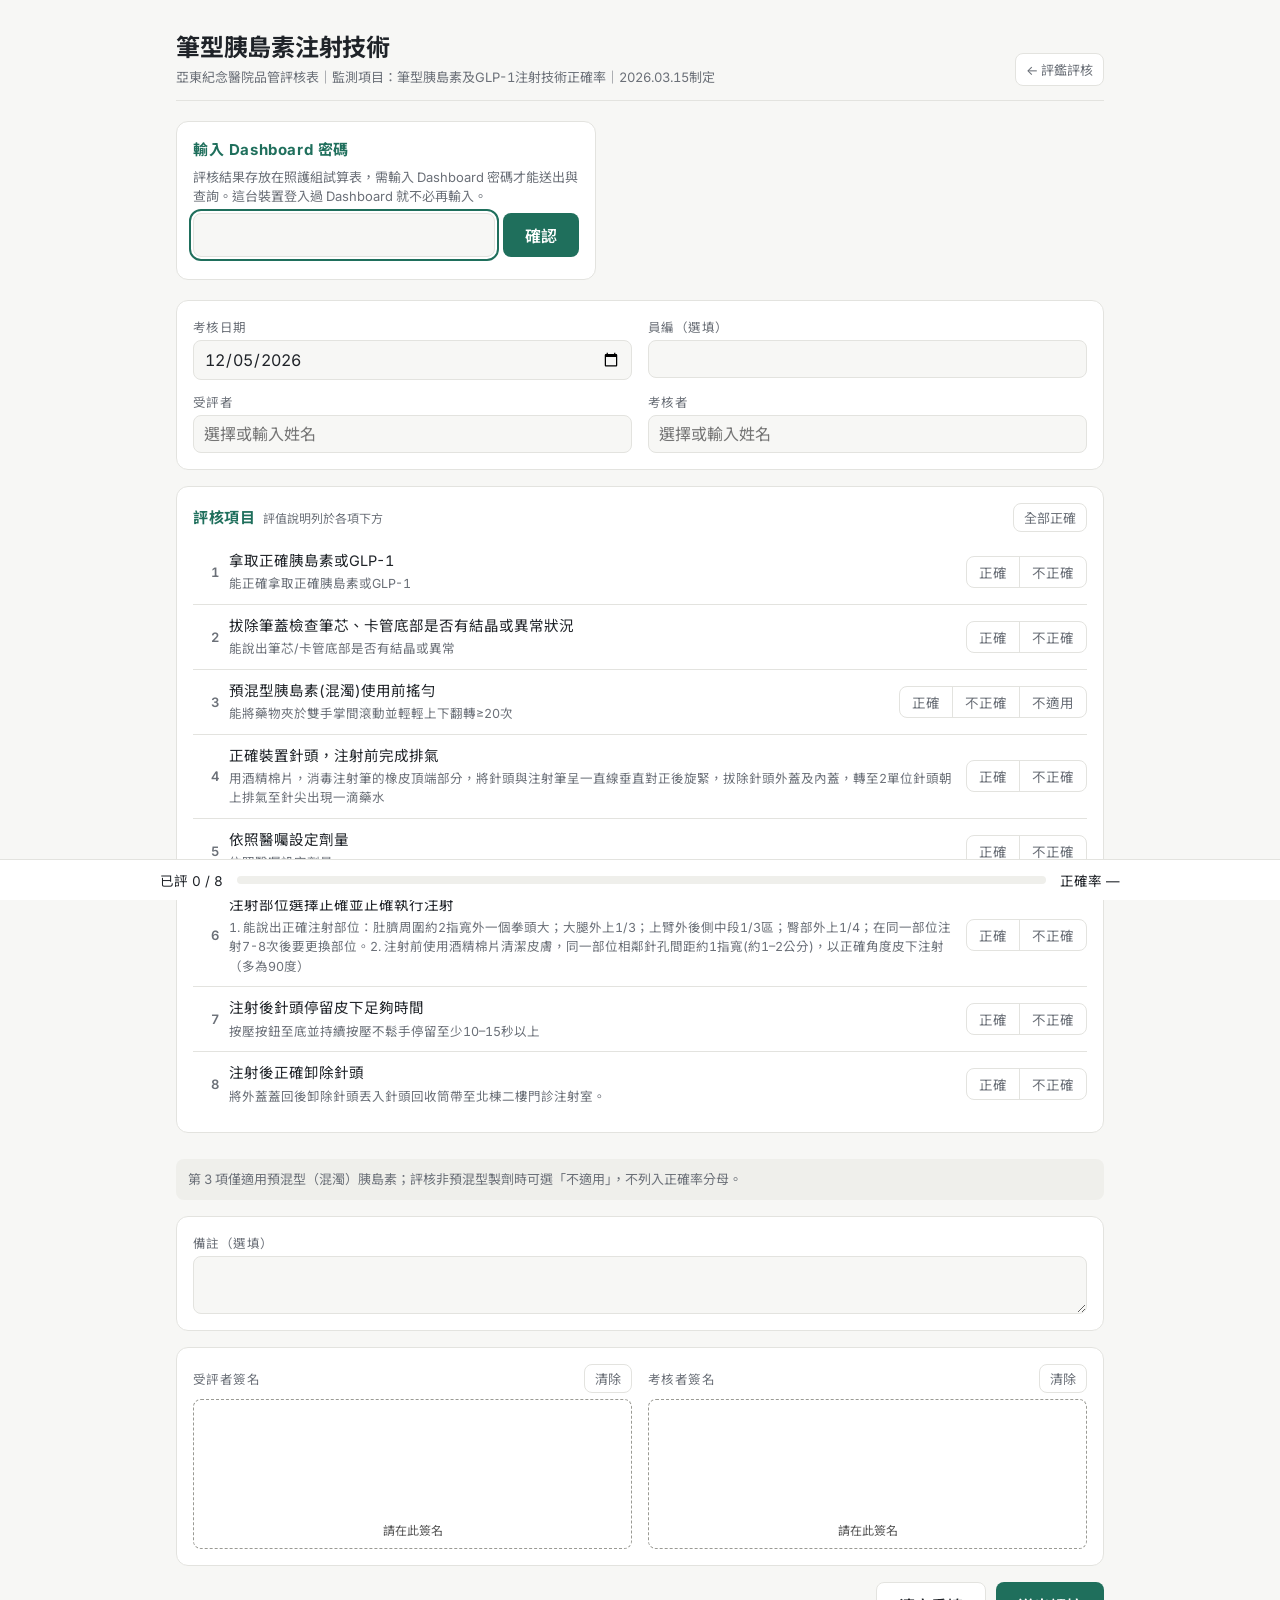
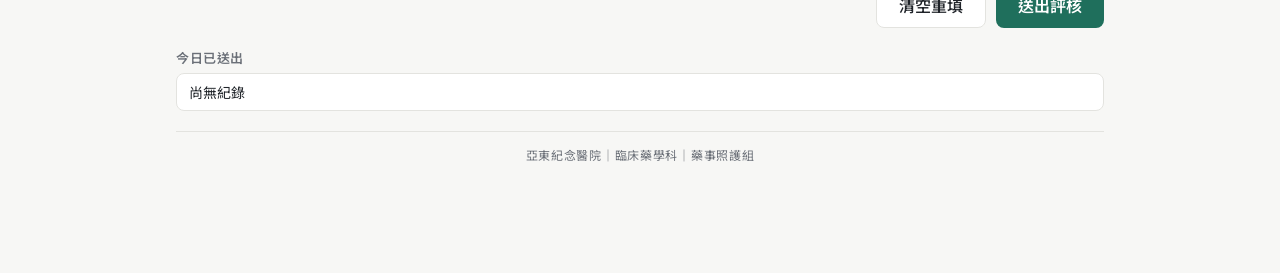
<file: site/eval/insulin.html>
<!doctype html>
<html lang="zh-Hant">
<head>
<meta charset="utf-8">
<meta name="viewport" content="width=device-width, initial-scale=1, viewport-fit=cover">
<meta name="robots" content="noindex, nofollow, noarchive">
<meta name="referrer" content="no-referrer">
<title>筆型胰島素注射技術｜評鑑評核</title>
<link rel="icon" type="image/svg+xml" href="data:image/svg+xml,%3Csvg xmlns='http://www.w3.org/2000/svg' viewBox='0 0 24 24'%3E%3Crect width='24' height='24' rx='5' fill='%231f6f5c'/%3E%3Cpath d='M9 5h6v2H9zM8 6H7a1 1 0 0 0-1 1v11a1 1 0 0 0 1 1h10a1 1 0 0 0 1-1V7a1 1 0 0 0-1-1h-1M9.5 13l2 2 3.5-4' fill='none' stroke='%23fff' stroke-width='1.6' stroke-linecap='round' stroke-linejoin='round'/%3E%3C/svg%3E">
<link rel="preconnect" href="https://fonts.googleapis.com">
<link rel="preconnect" href="https://fonts.gstatic.com" crossorigin>
<link href="https://fonts.googleapis.com/css2?family=Inter:wght@400;500;600;700&family=Noto+Sans+TC:wght@400;500;600;700&display=swap" rel="stylesheet">
<style>
/* 評鑑評核：與 Dashboard／臨床資源同一套 token */
:root{
  --font:"Inter","Noto Sans TC",system-ui,-apple-system,"PingFang TC","Microsoft JhengHei",sans-serif;
  --bg:#f7f7f5;--panel:#ffffff;--fg:#1f2328;--muted:#6b7078;--line:#e3e3df;--sunk:#efefeb;
  --tdm:#1f6f5c;--tdm-soft:#e3f1ec;
  --ok:#1f7a45;--ok-soft:#e1f3e7;--bad:#b4372f;--bad-soft:#f8e3e1;--warn:#8a5a00;--warn-soft:#fbefd6;
  --paper:#ffffff;--ink:#111111;--ink-muted:#555555;
  color-scheme:light;
  padding-top:env(safe-area-inset-top,0px);padding-bottom:env(safe-area-inset-bottom,0px);
}
*{box-sizing:border-box}
[hidden]{display:none!important}
html,body{margin:0;background:var(--bg);color:var(--fg);font-family:var(--font);-webkit-font-smoothing:antialiased;font-feature-settings:"tnum" 1}
button,input,select,textarea{font:inherit;color:inherit}
button{cursor:pointer}
:focus-visible{outline:2px solid var(--tdm);outline-offset:2px}
.wrap{max-width:960px;margin:0 auto;padding-block:28px 110px;padding-left:max(16px,env(safe-area-inset-left,0px));padding-right:max(16px,env(safe-area-inset-right,0px));display:flex;flex-direction:column;gap:20px}
header{display:flex;justify-content:space-between;align-items:flex-end;gap:12px;flex-wrap:wrap;border-bottom:1px solid var(--line);padding-bottom:14px}
h1{margin:0;font-size:24px;font-weight:700;letter-spacing:-.01em}
h2{margin:0}
.sub{margin:4px 0 0;color:var(--muted);font-size:13px}
.back{display:inline-flex;align-items:center;gap:6px;color:var(--muted);text-decoration:none;font-size:13px;padding:6px 10px;border:1px solid var(--line);border-radius:8px;background:var(--panel)}
.back:hover,.back:focus-visible{color:var(--fg);border-color:var(--muted)}
footer{border-top:1px solid var(--line);padding-top:14px;text-align:center;color:var(--muted);font-size:12px;letter-spacing:.06em}

.panel{background:var(--panel);border:1px solid var(--line);border-radius:12px;padding:16px}
.sec-h{display:flex;align-items:baseline;justify-content:space-between;gap:10px;flex-wrap:wrap;margin-bottom:8px}
.sec-h h2{font-size:15px;font-weight:700;letter-spacing:.04em;color:var(--tdm)}
.sec-h .tag{font-size:12px;color:var(--muted);font-weight:400;margin-left:8px;letter-spacing:0}
.sec-tools{display:flex;gap:10px;align-items:center;flex-wrap:wrap}
.panel.off .steps{opacity:.4;pointer-events:none}

.meta{display:grid;grid-template-columns:repeat(2,minmax(0,1fr));gap:12px 16px}
@media (max-width:600px){.meta{grid-template-columns:1fr}}
.field{display:flex;flex-direction:column;gap:4px;min-width:0}
.field label,.lbl{font-size:12.5px;color:var(--muted);letter-spacing:.03em}
.field .seg{align-self:flex-start}
.field input,.field select,.field textarea{background:var(--bg);border:1px solid var(--line);border-radius:8px;padding:8px 10px;width:100%;min-width:0}
.field input:focus,.field textarea:focus,.field select:focus{border-color:var(--tdm);outline:none;box-shadow:0 0 0 1px var(--tdm) inset}

.tog{display:inline-flex;align-items:center;gap:6px;font-size:13px;color:var(--muted)}
.ghost{border:1px solid var(--line);background:var(--panel);border-radius:8px;padding:4px 10px;font-size:13px;color:var(--muted)}
.ghost:hover{color:var(--fg);border-color:var(--muted)}

.steps{display:flex;flex-direction:column}
.step{display:grid;grid-template-columns:26px minmax(0,1fr) auto;gap:10px;align-items:center;padding:10px 0;border-top:1px solid var(--line)}
.step:first-child{border-top:0}
.step .n{color:var(--muted);font-size:13px;text-align:right;font-weight:600}
.step .t{min-width:0;font-size:14.5px;line-height:1.55}
.step .t small{display:block;color:var(--muted);font-size:12.5px;margin-top:2px}
@media (max-width:600px){.step{grid-template-columns:22px minmax(0,1fr)}.step .seg{grid-column:2;justify-self:start}}

.seg{display:inline-flex;border:1px solid var(--line);border-radius:8px;overflow:hidden;flex:none;background:var(--panel)}
.seg input{position:absolute;opacity:0;pointer-events:none}
.seg label{padding:5px 12px;font-size:13.5px;cursor:pointer;white-space:nowrap;border-left:1px solid var(--line);color:var(--muted)}
.seg label:first-of-type{border-left:0}
.seg input:focus-visible+label{outline:2px solid var(--tdm);outline-offset:-2px}
.seg input.y:checked+label{background:var(--ok);color:#fff}
.seg input.x:checked+label{background:var(--bad);color:#fff}
.seg input.na:checked+label{background:var(--muted);color:#fff}
.seg input.s:checked+label{background:var(--tdm);color:#fff}

.rule{font-size:13px;color:var(--muted);background:var(--sunk);border-radius:8px;padding:10px 12px;margin-top:10px;line-height:1.6}
.rule ol{margin:4px 0 0;padding-left:20px}
.flag{border-radius:8px;padding:10px 12px;font-size:14px;margin-top:10px}
.flag.warn{background:var(--warn-soft);color:var(--warn)}
.flag.bad{background:var(--bad-soft);color:var(--bad)}
.notice{border-radius:10px;padding:12px 14px;font-size:14px;background:var(--warn-soft);color:var(--warn)}

.sigs{display:grid;grid-template-columns:repeat(2,minmax(0,1fr));gap:16px}
@media (max-width:600px){.sigs{grid-template-columns:1fr}}
.sig .pad{position:relative;border:1px dashed #9a9a94;border-radius:8px;background:var(--paper);height:150px;touch-action:none}
.sig canvas{width:100%;height:100%;display:block;border-radius:8px}
.sig .ph{position:absolute;left:0;right:0;bottom:10px;text-align:center;color:var(--ink-muted);font-size:12px;pointer-events:none}
.sig .row{display:flex;justify-content:space-between;align-items:center;margin-bottom:6px}

.actions{display:flex;gap:10px;justify-content:flex-end;flex-wrap:wrap}
.btn{border:0;border-radius:8px;padding:10px 22px;background:var(--tdm);color:#fff;font-weight:600}
.btn[disabled]{opacity:.5;cursor:not-allowed}
.btn.sec{background:var(--panel);color:var(--fg);border:1px solid var(--line);font-weight:500}

.scorebar{position:fixed;left:0;right:0;bottom:0;z-index:5;background:var(--panel);border-top:1px solid var(--line);
  padding:10px max(16px,env(safe-area-inset-right,0px)) calc(10px + env(safe-area-inset-bottom,0px)) max(16px,env(safe-area-inset-left,0px))}
.scorebar .in{max-width:960px;margin:0 auto;display:flex;align-items:center;gap:14px}
.scorebar .bar{flex:1;height:8px;background:var(--sunk);border-radius:99px;overflow:hidden}
.scorebar .bar i{display:block;height:100%;background:var(--tdm);width:0;transition:width .2s}
.scorebar .txt{font-size:13.5px;white-space:nowrap}

.today h3{font-size:13px;color:var(--muted);font-weight:600;margin:0 0 6px;letter-spacing:.04em}
.today ul{list-style:none;margin:0;padding:0;display:flex;flex-direction:column;gap:6px}
.today li{display:flex;justify-content:space-between;gap:10px;background:var(--panel);border:1px solid var(--line);border-radius:8px;padding:8px 12px;font-size:14px}
.today li small{color:var(--muted)}

.gate{max-width:420px}
.gate .row{display:flex;gap:8px;margin-top:8px}
.gate input{flex:1;min-width:0;background:var(--bg);border:1px solid var(--line);border-radius:8px;padding:8px 10px}
.gate .err{color:var(--bad);font-size:13px;margin-top:6px}

.filters{display:grid;grid-template-columns:repeat(4,minmax(0,1fr));gap:12px;align-items:end}
@media (max-width:760px){.filters{grid-template-columns:repeat(2,minmax(0,1fr))}}
.quick{display:flex;gap:6px;flex-wrap:wrap;margin-top:12px}
.tblwrap{overflow-x:auto;background:var(--panel);border:1px solid var(--line);border-radius:12px}
table.res{width:100%;border-collapse:collapse;font-size:14px;min-width:640px}
table.res th,table.res td{text-align:left;padding:9px 10px;border-bottom:1px solid var(--line);vertical-align:middle}
table.res tr:last-child td{border-bottom:0}
table.res th{font-size:12px;color:var(--muted);font-weight:600;letter-spacing:.04em}
.tblbar{display:flex;align-items:center;justify-content:space-between;gap:10px;min-height:28px;font-size:13px;color:var(--muted);margin-bottom:-8px}
.sortbtn{background:none;border:0;padding:0;font:inherit;color:inherit;letter-spacing:inherit;display:inline-flex;align-items:center;gap:4px}
.sortbtn i{font-style:normal;font-size:10px;opacity:.45}
.sortbtn.on{color:var(--tdm)} .sortbtn.on i{opacity:1}
table.res tr.frow th{padding-top:0;font-weight:400}
.colf{width:100%;min-width:0;background:var(--bg);border:1px solid var(--line);border-radius:6px;padding:3px 6px;font-size:12.5px;color:var(--fg)}
.colf:focus{border-color:var(--tdm);outline:none}
.pill{display:inline-block;border-radius:99px;padding:1px 10px;font-size:12.5px}
.pill.ok{background:var(--ok-soft);color:var(--ok)} .pill.bad{background:var(--bad-soft);color:var(--bad)} .pill.n{background:var(--tdm-soft);color:var(--tdm)}
.linkbtn{background:none;border:0;color:var(--tdm);padding:2px 4px;font-size:13.5px}
table.res td.empty,.empty{color:var(--muted);text-align:center;padding:28px 0;font-size:14px}

.modal{position:fixed;inset:0;z-index:20;background:rgba(0,0,0,.45);display:flex;align-items:flex-start;justify-content:center;overflow:auto;
  padding:calc(20px + env(safe-area-inset-top,0px)) max(12px,env(safe-area-inset-right,0px)) 20px max(12px,env(safe-area-inset-left,0px))}
.modal .box{background:var(--panel);border-radius:12px;padding:12px;max-width:100%}
.modal .bar2{display:flex;justify-content:flex-end;margin-bottom:8px}
.modal .scale{overflow-x:auto}

.toast{position:fixed;left:50%;transform:translateX(-50%);bottom:calc(70px + env(safe-area-inset-bottom,0px));z-index:30;background:var(--fg);color:var(--bg);
  padding:9px 18px;border-radius:99px;font-size:14px;opacity:0;transition:opacity .2s;pointer-events:none;max-width:calc(100% - 32px);text-align:center}
.toast.on{opacity:1}

/* 列印用評核表（PDF） */
#render-host{position:absolute;left:-12000px;top:0}
.sheet{width:794px;min-height:1123px;background:var(--paper);color:var(--ink);font-family:"Noto Sans TC",var(--font);padding:56px 60px;font-size:13px;line-height:1.5}
.sheet .sh-org{text-align:center;font-size:15px;font-weight:700;letter-spacing:.1em}
.sheet .sh-title{text-align:center;font-size:19px;font-weight:700;margin-top:4px}
.sheet .sh-ver{text-align:right;font-size:11px;color:var(--ink-muted);margin-top:2px}
.sheet table{width:100%;border-collapse:collapse;margin-top:10px}
.sheet td,.sheet th{border:1px solid var(--ink);padding:5px 8px;vertical-align:top;text-align:left}
.sheet th{font-weight:700}
.sheet .c{text-align:center;white-space:nowrap}
.sheet .grp td{font-weight:700;padding-top:7px}
.sheet .na{color:var(--ink-muted)}
.sheet .sum{margin-top:10px;font-size:13.5px}
.sheet .sh-sigs{display:flex;gap:24px;margin-top:18px}
.sheet .sh-sigs>div{flex:1;border:1px solid var(--ink);padding:6px 10px}
.sheet .sh-sigs img{display:block;height:70px;max-width:100%;object-fit:contain;margin-top:4px}
.sheet{font-feature-settings:normal;letter-spacing:0}
.sheet.compact{padding:40px 48px;font-size:12px;line-height:1.4}
.sheet.compact td,.sheet.compact th{padding:3px 7px}
.sheet.compact .sh-sigs{margin-top:12px}
.sheet .foot{margin-top:16px;font-size:10.5px;color:var(--ink-muted);display:flex;justify-content:space-between}
@media (prefers-reduced-motion:reduce){*{transition:none!important}}

</style>
<script src="../config.js"></script>

</head>
<body>
<div class="wrap" id="app"></div>
<div class="scorebar" id="scorebar" hidden><div class="in"><span class="txt" id="sb-l">已評 0 / 0</span><div class="bar"><i id="sb-bar"></i></div><span class="txt" id="sb-r">—</span></div></div>
<div class="toast" id="toast" role="status"></div>
<div class="modal" id="modal" hidden><div class="box"><div class="bar2"><button class="btn sec" id="modal-x">關閉</button></div><div class="scale" id="modal-body"></div></div></div>
<div id="render-host"></div>
<script>window.EVAL_VIEW = "insulin";
"use strict";
/* 照護組評核：三份評核表＋下載頁共用程式。VIEW 由建置腳本寫入（inhaler / insulin / cva / export）。
 * 資料經由 Dashboard 的 Apps Script 端點寫入／讀取「照護組評核紀錄」試算表，需 Dashboard 密碼。 */
const VIEW = window.EVAL_VIEW;

/* ---------- 評核表內容（依亞東評核表原稿） ---------- */
const FORMS = {
  inhaler: {
    name: "吸入劑衛教評核", docTitle: "吸入性藥物評值表", ver: "2024年12月初版制定", kind: "steps",
    sub: "吸入性藥物評值表（一）～（三）｜2024年12月初版制定",
    sections: [
      { id: "ellipta", label: "評值表(一) 衛教要點與步驟", tag: "Relvar / Anoro / Trelegy", steps: [
        "打開吸嘴蓋，勿將手放置通氣孔處。",
        "先向外吐一口氣，然後將吸嘴含入嘴唇內，長而穩定的方式深吸入一口氣。",
        "吸氣完畢後移去吸入器，閉緊雙唇，接著閉氣5-10秒。",
        "閉氣後恢復正常呼吸，待確認吸乾淨所有藥粉後，即完成一次吸入劑量，關閉吸入器。",
        "如吸入藥物內含類固醇則吸藥結束後須漱口。"] },
      { id: "pmdi", label: "評值表(一) pMDI 衛教要點與步驟", tag: "定量噴霧吸入器", steps: [
        "打開吸嘴帽蓋。(新開瓶藥物，請先排空氣)",
        "直立將吸入器拿好，將吸入器上下震搖4-5次，使藥物充分混合。",
        "先向外慢慢深吐一口氣。",
        "以嘴唇含住藥品開口的吸嘴，然後按壓吸入器金屬罐底，並同時緩慢地吸飽一口氣(吸氣時間約4-5秒)。",
        "移去吸入器，閉緊雙唇，閉氣5-10秒，閉氣完後恢復正常呼吸。",
        "兩口間可隔30秒鐘，如無呼吸不順或不適情形，可吸第二口藥品。",
        "如吸入藥物含類固醇則吸藥結束後須漱口。"] },
      { id: "resp-setup", label: "評值表(二) 吸入器安裝步驟", tag: "Spiriva / Striverdi / Spiolto", steps: [
        "充填藥罐，確認綠色/黃色蓋子蓋緊，按壓住安全扣，並拔下透明底座",
        "自藥盒取出藥罐，將藥罐的窄端推向吸入器。(藥罐一旦插入吸入器後，不可再取出)",
        "裝回透明底座，請勿再將透明底座取下。",
        "確認藥物已備妥，將吸入器朝上握好，綠色/黃色蓋子蓋緊，將透明底座像扭毛巾一樣旋轉(依黑色箭頭方向)，直到聽到卡塔聲。",
        "從側面打開綠色/黃色蓋子，對外按壓給藥按鈕，再蓋上綠色/黃色蓋子。",
        "重複以上動作五次，直到出現霧狀的藥液，以確保吸入器已備妥可供使用。"] },
      { id: "resp-use", label: "評值表(二) 吸入器使用步驟", tag: "Spiriva / Striverdi / Spiolto", steps: [
        "確認藥物已備妥，將吸入器朝上握好，綠色/黃色蓋子蓋緊，將透明底座像扭毛巾一樣旋轉(依黑色箭頭方向)，直到聽到卡塔聲。",
        "蓋子從側邊打開。",
        "先向外吐一口氣，含住口含器，勿遮住通氣孔，用口慢慢深吸氣時，按壓給藥按鈕，然後儘可能地繼續緩慢吸氣。",
        "吸氣完畢後自口中移去吸入器，閉緊雙唇，接著閉氣5-10秒。",
        "閉氣後恢復正常呼吸，即完成一次吸入劑量。",
        "兩口間可隔30秒鐘，如無呼吸不順或不適情形，可吸第二口藥品。"] },
      { id: "turbu", label: "評值表(三) Turbuhaler 衛教要點與步驟", tag: "Symbicort turbuhaler", steps: [
        "旋轉打開護蓋，瓶身保持直立，不要握住吸嘴，將下方旋轉向右轉到底，再向左轉，直到聽到喀擦聲。(第一次使用時此步驟需重複2次)",
        "先向外吐一口氣，然後以口含住吸嘴，快速地用力吸飽一口氣。",
        "吸氣完畢後自口中移去吸入器，閉緊雙唇，接著盡可能地閉氣，越久越好(或閉氣5-10秒)。",
        "閉氣後恢復正常呼吸，待確認吸乾淨所有藥粉後，即完成一次吸入劑量。",
        "兩口間可隔30秒鐘，如無呼吸不順或不適情形，可吸第二口藥品。",
        "如吸入藥物含類固醇則吸藥結束後須漱口。"] }
    ]
  },
  insulin: {
    name: "筆型胰島素注射技術", docTitle: "品管評核表｜筆型胰島素及GLP-1注射技術正確率", ver: "2026.03.15制定", kind: "steps",
    sub: "亞東紀念醫院品管評核表｜監測項目：筆型胰島素及GLP-1注射技術正確率｜2026.03.15制定",
    sections: [{ id: "pen", label: "評核項目", tag: "評值說明列於各項下方", steps: [
      { t: "拿取正確胰島素或GLP-1", d: "能正確拿取正確胰島素或GLP-1" },
      { t: "拔除筆蓋檢查筆芯、卡管底部是否有結晶或異常狀況", d: "能說出筆芯/卡管底部是否有結晶或異常" },
      { t: "預混型胰島素(混濁)使用前搖勻", d: "能將藥物夾於雙手掌間滾動並輕輕上下翻轉≥20次", na: true },
      { t: "正確裝置針頭，注射前完成排氣", d: "用酒精棉片，消毒注射筆的橡皮頂端部分，將針頭與注射筆呈一直線垂直對正後旋緊，拔除針頭外蓋及內蓋，轉至2單位針頭朝上排氣至針尖出現一滴藥水" },
      { t: "依照醫囑設定劑量", d: "依照醫囑設定劑量" },
      { t: "注射部位選擇正確並正確執行注射", d: "1. 能說出正確注射部位：肚臍周圍約2指寬外一個拳頭大；大腿外上1/3；上臂外後側中段1/3區；臀部外上1/4；在同一部位注射7-8次後要更換部位。2. 注射前使用酒精棉片清潔皮膚，同一部位相鄰針孔間距約1指寬(約1–2公分)，以正確角度皮下注射（多為90度）" },
      { t: "注射後針頭停留皮下足夠時間", d: "按壓按鈕至底並持續按壓不鬆手停留至少10–15秒以上" },
      { t: "注射後正確卸除針頭", d: "將外蓋蓋回後卸除針頭丟入針頭回收筒帶至北棟二樓門診注射室。" }
    ] }]
  },
  cva: {
    name: "CVA 衛教評核", docTitle: "【腦中風團隊-藥師年度評核表】", ver: "2025-12-01 制定", kind: "cva",
    sub: "亞東紀念醫院 藥學部｜腦中風團隊-藥師年度評核表｜2025-12-01 制定",
    items: [
      { t: "藥物治療評估能力", d: "能完整蒐集並評估病人用藥史，檢視藥物間交互作用、適應症/禁忌症。能辨識藥物治療過程中之相關問題（如副作用、不良反應等），並主動提出合適的處置及追蹤方案。並提供適切的藥物治療建議。" },
      { t: "團隊溝通能力", d: "能與跨專業團隊成員溝通藥物治療計畫，亦能在病歷中留下相關建議，確保團隊資訊傳達無誤。" },
      { t: "病人衛教能力", d: "能針對抗血小板藥物及抗凝血藥物提供清楚的用藥指導，說明療效與注意事項，確保病人充分了解並能正確使用藥物。" }
    ]
  }
};
const PEOPLE = ["李宜汶","柯姿璇","林怡伶","張寧真","王台欣","張維倫","艾明穎","闕昌琪","楊欣瑜","林明燊","陳瀅仁","林于雅"];
const SCORE_LBL = { 5: "優良", 4: "良好", 3: "一般", 2: "尚可", 1: "不符合" };
const stepObj = (s) => (typeof s === "string" ? { t: s } : s);

/* ---------- helpers ---------- */
const $ = (s, r = document) => r.querySelector(s);
const $$ = (s, r = document) => Array.from(r.querySelectorAll(s));
const esc = (s) => String(s == null ? "" : s).replace(/[&<>"']/g, (c) => ({ "&": "&amp;", "<": "&lt;", ">": "&gt;", '"': "&quot;", "'": "&#39;" }[c]));
const pad2 = (n) => String(n).padStart(2, "0");
const ymd = (d) => `${d.getFullYear()}-${pad2(d.getMonth() + 1)}-${pad2(d.getDate())}`;
const today = () => ymd(new Date());
function toast(msg) { const t = $("#toast"); t.textContent = msg; t.classList.add("on"); clearTimeout(toast._t); toast._t = setTimeout(() => t.classList.remove("on"), 3000); }
const ls = { get(k) { try { return localStorage.getItem(k); } catch (e) { return null; } }, set(k, v) { try { localStorage.setItem(k, v); } catch (e) {} } };

/* ---------- 密碼（與 Dashboard 共用同一組記憶） ---------- */
const pw = {
  get() { let v = ls.get("rxcare_pw"); if (!v) { const m = document.cookie.match(/(?:^|; )rxcare_pw=([^;]*)/); v = m ? decodeURIComponent(m[1]) : null; } return v; },
  set(v) { ls.set("rxcare_pw", v); try { document.cookie = "rxcare_pw=" + encodeURIComponent(v) + "; max-age=31536000; path=/; SameSite=Strict; Secure"; } catch (e) {} }
};

/* ---------- 資料端點 ---------- */
const GS = typeof google !== "undefined" && google.script && google.script.run; // 由 Apps Script 備用網址開啟時
function gsCall(fn, args) { return new Promise((res, rej) => { const r = google.script.run.withSuccessHandler(res).withFailureHandler(rej); r[fn].apply(r, args); }); }
const api = {
  save(p, rec) {
    if (GS) return gsCall("evalSaveRun", [p, rec]);
    const ep = (window.DASH_CONFIG || {}).endpoint;
    if (!ep) return Promise.reject(new Error("找不到資料端點設定（config.js）"));
    return fetch(ep, { method: "POST", body: JSON.stringify({ p, action: "save", rec }) }).then((r) => r.json());
  },
  list(p, from, to, nosig) {
    if (GS) return gsCall("evalListRun", [p, from, to, !!nosig]);
    const ep = (window.DASH_CONFIG || {}).endpoint;
    if (!ep) return Promise.reject(new Error("找不到資料端點設定（config.js）"));
    const q = `?p=${encodeURIComponent(p)}&evals=1&from=${from}&to=${to}${nosig ? "&nosig=1" : ""}&t=${Date.now()}`;
    return fetch(ep + q, { cache: "no-store" }).then((r) => r.json());
  }
};
function errText(e) {
  const m = e && (e.error || e.message) || String(e || "");
  if (m === "unauthorized") return "密碼不正確";
  if (m === "locked") return "密碼錯誤次數過多，請 10 分鐘後再試";
  if (/找不到|evals|doPost|Script function not found/i.test(m)) return "資料端點尚未更新：請在 Apps Script 貼上新版 Code.gs 並發布新版本（" + m + "）";
  return m;
}

/* ---------- 頁面骨架 ---------- */
const app = $("#app");
const backHref = () => (window.EXEC_URL ? window.EXEC_URL.replace(/\/a\/macros\/[^/]+\//, "/macros/") + "?page=eval" : "./");
function headerHTML(title, sub) {
  return `<header><div><h1>${esc(title)}</h1><p class="sub">${esc(sub)}</p></div><a class="back" id="back" href="${esc(backHref())}"${window.EXEC_URL ? ' target="_top"' : ""}>← 評鑑評核</a></header>`;
}
function gateHTML() {
  return `<div class="panel gate" id="gate" hidden><div class="sec-h"><h2>輸入 Dashboard 密碼</h2></div>
    <div class="sub">評核結果存放在照護組試算表，需輸入 Dashboard 密碼才能送出與查詢。這台裝置登入過 Dashboard 就不必再輸入。</div>
    <form class="row" id="gate-form"><input type="password" id="gate-pw" inputmode="numeric" aria-label="密碼" autocomplete="current-password"><button class="btn" type="submit">確認</button></form>
    <div class="err" id="gate-err"></div></div>`;
}
let PW = null;
function needPw(msg) { $("#gate").hidden = false; $("#gate-err").textContent = msg || ""; $("#gate-pw").focus(); }
function bindGate(onOk) {
  $("#gate-form").addEventListener("submit", async (e) => {
    e.preventDefault(); const v = $("#gate-pw").value.trim(); if (!v) return;
    $("#gate-err").textContent = "確認中…";
    try { const r = await api.list(v, today(), today(), true); if (!r || !r.ok) throw r; PW = v; pw.set(v); $("#gate").hidden = true; toast("已登入"); onOk(r); }
    catch (err) { $("#gate-err").textContent = errText(err); }
  });
}

/* ---------- 簽名板 ---------- */
function makePad(wrap) {
  const cv = wrap.querySelector("canvas"), ph = wrap.querySelector(".ph"), ctx = cv.getContext("2d");
  let empty = true, drawing = false, last = null;
  function size() { const r = cv.getBoundingClientRect(); if (!r.width || !empty) return; const dpr = window.devicePixelRatio || 1;
    cv.width = r.width * dpr; cv.height = r.height * dpr; ctx.setTransform(dpr, 0, 0, dpr, 0, 0);
    ctx.lineWidth = 2.4; ctx.lineCap = "round"; ctx.lineJoin = "round"; ctx.strokeStyle = "#111111"; ctx.fillStyle = "#111111"; }
  const pos = (e) => { const r = cv.getBoundingClientRect(); return { x: e.clientX - r.left, y: e.clientY - r.top }; };
  cv.addEventListener("pointerdown", (e) => { if (!cv.width) size(); drawing = true; try { cv.setPointerCapture(e.pointerId); } catch (x) {} last = pos(e);
    ctx.beginPath(); ctx.arc(last.x, last.y, 1.1, 0, Math.PI * 2); ctx.fill(); if (empty) { empty = false; ph.hidden = true; } });
  cv.addEventListener("pointermove", (e) => { if (!drawing) return; const p = pos(e); ctx.beginPath(); ctx.moveTo(last.x, last.y); ctx.lineTo(p.x, p.y); ctx.stroke(); last = p; });
  const end = () => { drawing = false; };
  cv.addEventListener("pointerup", end); cv.addEventListener("pointercancel", end);
  window.addEventListener("resize", size);
  return {
    size, isEmpty: () => empty,
    clear() { empty = true; ph.hidden = false; ctx.save(); ctx.setTransform(1, 0, 0, 1, 0, 0); ctx.clearRect(0, 0, cv.width, cv.height); ctx.restore(); size(); },
    /* 縮成 420px 寬；試算表單格上限 50,000 字，PNG 太大時改存白底 JPEG */
    data() {
      const w = 420, h = Math.round(w * cv.height / cv.width), o = document.createElement("canvas"); o.width = w; o.height = h;
      const c = o.getContext("2d"); c.drawImage(cv, 0, 0, w, h);
      let url = o.toDataURL("image/png"); if (url.length < 45000) return url;
      const j = document.createElement("canvas"); j.width = w; j.height = h; const jc = j.getContext("2d");
      jc.fillStyle = "#ffffff"; jc.fillRect(0, 0, w, h); jc.drawImage(o, 0, 0);
      for (const q of [0.8, 0.6, 0.4]) { url = j.toDataURL("image/jpeg", q); if (url.length < 45000) return url; }
      return url;
    }
  };
}

/* ---------- 評核表 ---------- */
const pads = {};
function metaHTML(k) {
  return `<div class="panel meta">
    <div class="field"><label for="f-date">考核日期</label><input type="date" id="f-date" value="${today()}"></div>
    <div class="field"><label for="f-emp">員編（選填）</label><input id="f-emp" autocomplete="off"></div>
    <div class="field"><label for="f-who">受評者</label><input id="f-who" list="people" placeholder="選擇或輸入姓名" autocomplete="off"></div>
    <div class="field"><label for="f-by">考核者</label><input id="f-by" list="people" placeholder="選擇或輸入姓名" autocomplete="off" value="${esc(ls.get("rxeval-evaluator") || "")}"></div>
    ${k === "cva" ? `<div class="field"><span class="lbl">受評藥師類別</span><div class="seg" role="radiogroup" aria-label="受評藥師類別">
        <input type="radio" class="s" name="cva-type" id="cva-type-new" value="新進人員"><label for="cva-type-new">新進人員</label>
        <input type="radio" class="s" name="cva-type" id="cva-type-gen" value="一般人員" checked><label for="cva-type-gen">一般人員</label></div></div>` : ""}
  </div>`;
}
function stepsHTML(k) {
  const F = FORMS[k];
  const secs = F.sections.map((s) => `<div class="panel" data-sec="${s.id}">
    <div class="sec-h"><h2>${esc(s.label)}<span class="tag">${esc(s.tag)}</span></h2>
      <div class="sec-tools">${F.sections.length > 1 ? `<label class="tog"><input type="checkbox" id="on-${s.id}" checked> 納入本次評核</label>` : ""}
        <button type="button" class="ghost" data-allok="${s.id}">全部正確</button></div></div>
    <div class="steps">${s.steps.map((raw, i) => { const st = stepObj(raw), nm = `st-${s.id}-${i}`;
      return `<div class="step"><span class="n">${i + 1}</span><div class="t">${esc(st.t)}${st.d ? `<small>${esc(st.d)}</small>` : ""}</div>
        <div class="seg" role="radiogroup" aria-label="第${i + 1}項">
          <input type="radio" class="y" name="${nm}" id="${nm}-y" value="y"><label for="${nm}-y">正確</label>
          <input type="radio" class="x" name="${nm}" id="${nm}-x" value="x"><label for="${nm}-x">不正確</label>
          ${st.na ? `<input type="radio" class="na" name="${nm}" id="${nm}-na" value="na"><label for="${nm}-na">不適用</label>` : ""}
        </div></div>`; }).join("")}</div></div>`).join("");
  return secs + (k === "insulin" ? `<div class="rule">第 3 項僅適用預混型（混濁）胰島素；評核非預混型製劑時可選「不適用」，不列入正確率分母。</div>` : "");
}
function cvaHTML() {
  const F = FORMS.cva;
  return `<div class="panel"><div class="sec-h"><h2>考核項目<span class="tag">評核標準以 5 分為基準</span></h2></div>
    <div class="steps">${F.items.map((it, i) => `<div class="step"><span class="n">${i + 1}</span><div class="t"><b>${esc(it.t)}</b><small>${esc(it.d)}</small></div>
      <div class="seg" role="radiogroup" aria-label="${esc(it.t)}">${[1, 2, 3, 4, 5].map((v) => `<input type="radio" class="s" name="cva-${i}" id="cva-${i}-${v}" value="${v}"><label for="cva-${i}-${v}" title="${SCORE_LBL[v]}">${v}</label>`).join("")}</div></div>`).join("")}
      <div class="step"><span class="n">4</span><div class="t"><b>腦中風藥物治療課程</b></div>
      <div class="seg" role="radiogroup" aria-label="課程">
        <input type="radio" class="y" name="cva-course" id="cva-course-y" value="完成"><label for="cva-course-y">完成</label>
        <input type="radio" class="x" name="cva-course" id="cva-course-x" value="未完成"><label for="cva-course-x">未完成</label></div></div>
    </div>
    <div class="rule">評分準則：5 優良、4 良好、3 一般、2 尚可、1 不符合。
      <ol><li>如有任一項 2 分(含)以下，需接受輔導訓練，並於 1 週後覆核，通過後才能執行腦中風藥事照護相關業務。</li>
      <li>藥師依藥學部人力會議安排入藥事照護組擔任臨床工作，於 3 個月內進行首次評核。每年 12 月進行複評。</li></ol></div>
    <div id="cva-flag"></div></div>
  <div class="panel"><div class="sec-h"><h2>覆核紀錄<span class="tag">以下接受覆核時填寫</span></h2>
    <label class="tog"><input type="checkbox" id="rev-on"> 填寫覆核</label></div>
    <div id="rev" class="meta" hidden>
      <div class="field"><span class="lbl">輔導訓練方式</span><label class="tog"><input type="checkbox" id="rev-f2f" checked> 面授指導</label></div>
      <div class="field"><label for="rev-date">覆核日期</label><input type="date" id="rev-date"></div>
      <div class="field"><span class="lbl">覆核結果</span><div class="seg">
        <input type="radio" class="y" name="rev-res" id="rev-pass" value="通過"><label for="rev-pass">通過</label>
        <input type="radio" class="x" name="rev-res" id="rev-fail" value="未通過"><label for="rev-fail">未通過</label></div></div>
      <div class="field"><label for="rev-by">覆核評核藥師</label><input id="rev-by" list="people" autocomplete="off"></div>
    </div></div>`;
}
function sigHTML() {
  return `<div class="panel"><div class="sigs">${["who", "by"].map((r) => `<div class="sig" data-sig="${r}">
    <div class="row"><span class="lbl">${r === "who" ? "受評者簽名" : "考核者簽名"}</span><button type="button" class="ghost" data-clear="${r}">清除</button></div>
    <div class="pad"><canvas></canvas><div class="ph">請在此簽名</div></div></div>`).join("")}</div></div>`;
}

function collect(k) {
  const F = FORMS[k];
  const base = { form: k, date: $("#f-date").value, empId: $("#f-emp").value.trim(), evaluatee: $("#f-who").value.trim(), evaluator: $("#f-by").value.trim(), note: $("#f-note").value.trim() };
  if (F.kind === "steps") {
    const sections = []; let correct = 0, total = 0, marked = 0, need = 0;
    F.sections.forEach((s) => { const on = $(`#on-${s.id}`); if (on && !on.checked) return;
      const res = s.steps.map((_, i) => { const c = $(`input[name="st-${s.id}-${i}"]:checked`); return c ? c.value : ""; });
      res.forEach((v) => { need++; if (v) marked++; if (v === "y") { correct++; total++; } else if (v === "x") total++; });
      sections.push({ id: s.id, res }); });
    return { ...base, sections, score: { correct, total, pct: total ? Math.round(correct / total * 1000) / 10 : null }, _marked: marked, _need: need };
  }
  const scores = FORMS.cva.items.map((_, i) => { const c = $(`input[name="cva-${i}"]:checked`); return c ? +c.value : null; });
  const course = ($('input[name="cva-course"]:checked') || {}).value || "";
  const type = ($('input[name="cva-type"]:checked') || {}).value || "";
  const review = $("#rev-on").checked ? { method: $("#rev-f2f").checked ? "面授指導" : "", date: $("#rev-date").value, result: ($('input[name="rev-res"]:checked') || {}).value || "", by: $("#rev-by").value.trim() } : null;
  return { ...base, type, scores, course, needsTraining: scores.some((s) => s !== null && s <= 2), review, _marked: scores.filter((s) => s !== null).length + (course ? 1 : 0), _need: 4 };
}
function resultText(rec) {
  if (rec.form === "cva") return { txt: (rec.scores || []).map((s, i) => `${i + 1}:${s}`).join("　") + `　課程:${rec.course || "—"}`, bad: !!rec.needsTraining };
  const s = rec.score || {}; return { txt: `${s.correct}/${s.total}（${s.pct}%）`, bad: s.pct !== 100 };
}
function updateScore(k) {
  const r = collect(k);
  $("#sb-l").textContent = `已評 ${r._marked} / ${r._need}`;
  $("#sb-bar").style.width = (r._need ? r._marked / r._need * 100 : 0) + "%";
  if (k === "cva") {
    const done = r.scores.filter((s) => s !== null);
    $("#sb-r").textContent = `平均 ${done.length ? (done.reduce((a, b) => a + b, 0) / done.length).toFixed(1) : "—"} 分`;
    let h = ""; if (r.needsTraining) h += `<div class="flag bad">有項目評分 ≤ 2 分：需接受輔導訓練，並於 1 週後覆核（請填寫下方覆核紀錄）。</div>`;
    if (r.course === "未完成") h += `<div class="flag warn">腦中風藥物治療課程尚未完成。</div>`;
    $("#cva-flag").innerHTML = h;
  } else $("#sb-r").textContent = r.score.pct === null ? "正確率 —" : `正確率 ${r.score.correct}/${r.score.total}（${r.score.pct}%）`;
}
async function loadToday(k) {
  if (!PW) return;
  try { const r = await api.list(PW, today(), today(), true); if (r && r.ok) renderToday(k, r.rows); } catch (e) {}
}
function renderToday(k, rows) {
  const list = (rows || []).filter((r) => r.form === k).sort((a, b) => (b.createdAt || 0) - (a.createdAt || 0));
  $("#today").innerHTML = list.length ? list.map((r) => `<li><span>${esc(r.evaluatee)}　<small>考核者 ${esc(r.evaluator)}</small></span><span>${esc(resultText(r).txt)}</span></li>`).join("") : `<li><span>尚無紀錄</span></li>`;
}
async function save(k) {
  const r = collect(k), errs = [];
  if (!r.date) errs.push("考核日期"); if (!r.evaluatee) errs.push("受評者"); if (!r.evaluator) errs.push("考核者");
  if (r._need === 0) errs.push("至少納入一種評核"); else if (r._marked < r._need) errs.push(`尚有 ${r._need - r._marked} 項未評`);
  if (pads.who.isEmpty()) errs.push("受評者簽名"); if (pads.by.isEmpty()) errs.push("考核者簽名");
  if (errs.length) { toast("請完成：" + errs.join("、")); return; }
  if (!PW) { needPw(); toast("請先輸入 Dashboard 密碼"); return; }
  const btn = $("#save"); btn.disabled = true; btn.textContent = "送出中…";
  delete r._marked; delete r._need;
  r.summary = resultText(r).txt; r.sigEvaluatee = pads.who.data(); r.sigEvaluator = pads.by.data();
  try {
    const res = await api.save(PW, r);
    if (!res || !res.ok) throw res;
    toast(`評核結果已儲存（${r.evaluatee}｜${FORMS[k].name}）`); resetForm(k, false); loadToday(k);
  } catch (e) { const m = errText(e); if (m === "密碼不正確") needPw(m); toast("送出失敗：" + m); }
  finally { btn.disabled = false; btn.textContent = "送出評核"; }
}
function resetForm(k, full) {
  const keepDate = $("#f-date").value, keepBy = $("#f-by").value;
  $("#eval-form").reset();
  $("#f-date").value = full ? today() : keepDate; $("#f-by").value = keepBy;
  $$(".panel.off").forEach((s) => s.classList.remove("off"));
  if (k === "cva") $("#rev").hidden = true;
  pads.who.clear(); pads.by.clear(); updateScore(k); window.scrollTo({ top: 0 });
}
function buildForm(k) {
  const F = FORMS[k];
  document.title = F.name + "｜評鑑評核";
  app.innerHTML = headerHTML(F.name, F.sub) + gateHTML() +
    `<form id="eval-form" novalidate style="display:flex;flex-direction:column;gap:16px">
      ${metaHTML(k)}${F.kind === "cva" ? cvaHTML() : stepsHTML(k)}
      <div class="panel"><div class="field"><label for="f-note">備註（選填）</label><textarea id="f-note" rows="2"></textarea></div></div>
      ${sigHTML()}
      <div class="actions"><button type="button" class="btn sec" id="btn-reset">清空重填</button><button type="submit" class="btn" id="save">送出評核</button></div>
    </form>
    <div class="today"><h3>今日已送出</h3><ul id="today"><li><span>尚無紀錄</span></li></ul></div>
    <footer>亞東紀念醫院｜臨床藥學科｜藥事照護組</footer>`;
  $("#scorebar").hidden = false;
  pads.who = makePad($('[data-sig="who"] .pad')); pads.by = makePad($('[data-sig="by"] .pad'));
  requestAnimationFrame(() => { pads.who.size(); pads.by.size(); });
  const form = $("#eval-form");
  form.addEventListener("change", () => updateScore(k));
  form.addEventListener("submit", (e) => { e.preventDefault(); save(k); });
  $("#f-by").addEventListener("change", (e) => ls.set("rxeval-evaluator", e.target.value.trim()));
  $("#btn-reset").addEventListener("click", () => resetForm(k, true));
  form.addEventListener("click", (e) => {
    const a = e.target.closest("[data-allok]"); if (a) { const s = F.sections.find((x) => x.id === a.dataset.allok); s.steps.forEach((_, i) => { const el = $(`#st-${s.id}-${i}-y`); if (el) el.checked = true; }); updateScore(k); }
    const c = e.target.closest("[data-clear]"); if (c) pads[c.dataset.clear].clear();
  });
  if (k === "cva") $("#rev-on").addEventListener("change", (e) => { $("#rev").hidden = !e.target.checked; if (e.target.checked && !$("#rev-date").value) $("#rev-date").value = today(); });
  (F.sections || []).forEach((s) => { const t = $(`#on-${s.id}`); if (t) t.addEventListener("change", () => { t.closest(".panel").classList.toggle("off", !t.checked); updateScore(k); }); });
  updateScore(k);
  bindGate((r) => renderToday(k, r.rows));
  PW = pw.get();
  if (!PW) needPw(); else api.list(PW, today(), today(), true).then((r) => { if (r && r.ok) renderToday(k, r.rows); else { const m = errText(r); if (m === "密碼不正確") { PW = null; needPw("Dashboard 密碼已更換，請重新輸入"); } } }).catch(() => {});
}

/* ---------- 列印用評核表 ---------- */
function sheetHTML(rec) {
  const F = FORMS[rec.form];
  const head = `<div class="sh-org">亞東紀念醫院 藥學部 藥事照護組</div><div class="sh-title">${esc(F.docTitle)}</div><div class="sh-ver">${esc(F.ver)}</div>
    <table><tr><th style="width:15%">考核日期</th><td style="width:35%">${esc(rec.date)}</td><th style="width:15%">員編</th><td>${esc(rec.empId) || "—"}</td></tr>
    <tr><th>受評者</th><td>${esc(rec.evaluatee)}${rec.type ? `（${esc(rec.type)}）` : ""}</td><th>考核者</th><td>${esc(rec.evaluator)}</td></tr></table>`;
  let body = "";
  if (rec.form === "cva") {
    const rv = rec.review || null;
    body = `<table><tr><th>考核項目</th><th class="c" style="width:150px">評核標準</th></tr>
      ${F.items.map((it, i) => `<tr><td><b>${i + 1}. ${esc(it.t)}</b>：${esc(it.d)}</td><td class="c">${[1, 2, 3, 4, 5].map((v) => (v === rec.scores[i] ? `■${v}` : `□${v}`)).join(" ")}<br><span style="font-size:11px">${esc(SCORE_LBL[rec.scores[i]] || "")}</span></td></tr>`).join("")}
      <tr><td><b>4. 腦中風藥物治療課程</b></td><td class="c">${rec.course === "完成" ? "■" : "□"} 完成　${rec.course === "未完成" ? "■" : "□"} 未完成</td></tr></table>
      <div class="sum">評分準則：5 優良／4 良好／3 一般／2 尚可／1 不符合。如有任一項 2 分(含)以下，需接受輔導訓練，並於 1 週後覆核。<br>
      <b>判定：</b>${rec.needsTraining ? "有項目 ≤ 2 分，需接受輔導訓練並於 1 週後覆核" : "各項均 ≥ 3 分"}</div>
      <table><tr><th colspan="4">覆核紀錄（接受覆核時填寫）</th></tr>
      <tr><th style="width:15%">輔導方式</th><td>${rv && rv.method ? "■" : "□"} 面授指導</td><th style="width:15%">覆核日期</th><td>${esc(rv && rv.date) || "—"}</td></tr>
      <tr><th>覆核結果</th><td>${rv && rv.result === "通過" ? "■" : "□"} 通過　${rv && rv.result === "未通過" ? "■" : "□"} 未通過</td><th>評核藥師</th><td>${esc(rv && rv.by) || "—"}</td></tr></table>`;
  } else {
    const rows = (rec.sections || []).map((sr) => { const s = F.sections.find((x) => x.id === sr.id); if (!s) return "";
      return `<tr class="grp"><td colspan="3">${esc(s.label)}（${esc(s.tag)}）</td></tr>` + s.steps.map((raw, i) => { const st = stepObj(raw), v = sr.res[i];
        return `<tr><td class="c" style="width:28px">${i + 1}</td><td>${esc(st.t)}${st.d && rec.form === "insulin" ? `<div style="font-size:11px;color:var(--ink-muted)">${esc(st.d)}</div>` : ""}</td>
          <td class="c ${v === "na" ? "na" : ""}" style="width:92px">${v === "y" ? "✓ 正確" : v === "x" ? "✗ 不正確" : "不適用"}</td></tr>`; }).join(""); }).join("");
    const sc = rec.score || {};
    body = `<table><tr><th class="c">#</th><th>${rec.form === "insulin" ? "評核項目／評值說明" : "衛教要點與步驟"}</th><th class="c">結果</th></tr>${rows}</table>
      <div class="sum"><b>正確率：</b>${sc.correct} / ${sc.total}（${sc.pct}%）${rec.form === "insulin" ? "　（不適用項目不列入分母）" : ""}</div>`;
  }
  const note = rec.note ? `<div class="sum"><b>備註：</b>${esc(rec.note)}</div>` : "";
  const sigImg = (u) => (u ? `<img src="${esc(u)}" alt="">` : "");
  const sigs = `<div class="sh-sigs"><div>受評者簽名：${esc(rec.evaluatee)}${sigImg(rec.sigEvaluatee)}</div><div>考核者簽名：${esc(rec.evaluator)}${sigImg(rec.sigEvaluator)}</div></div>`;
  const foot = `<div class="foot"><span>紀錄編號 ${esc(rec.id || "")}</span><span>送出時間 ${rec.createdAt ? new Date(rec.createdAt).toLocaleString("zh-TW", { hour12: false }) : ""}</span></div>`;
  const nRows = (rec.sections || []).reduce((a, x) => a + x.res.length, 0);
  return `<div class="sheet${nRows > 16 ? " compact" : ""}">${head}${body}${note}${sigs}${foot}</div>`;
}
function summaryHTML(rows, total, from, to, page, pages) {
  return `<div class="sheet"><div class="sh-org">亞東紀念醫院 藥學部 藥事照護組</div><div class="sh-title">操作技巧評核總表</div>
    <div class="sh-ver">區間 ${esc(from)} ～ ${esc(to)}｜共 ${total} 筆${pages > 1 ? `｜第 ${page}/${pages} 頁` : ""}</div>
    <table><tr><th class="c">#</th><th>考核日期</th><th>評核項目</th><th>受評者</th><th>考核者</th><th>結果</th></tr>
    ${rows.map((r) => `<tr><td class="c">${r.n}</td><td>${esc(r.date)}</td><td>${esc(FORMS[r.form].name)}</td><td>${esc(r.evaluatee)}</td><td>${esc(r.evaluator)}</td><td>${esc(resultText(r).txt)}${r.form === "cva" && r.needsTraining ? "（需輔導）" : ""}</td></tr>`).join("")}
    </table></div>`;
}

/* ---------- 下載頁 ---------- */
let exRows = [], exSort = { key: "date", dir: 1 }, exFilter = {};
/* 結果欄的分類與排序值 */
const resultCat = (r) => (r.form === "cva" ? (r.needsTraining ? "CVA：需輔導" : "CVA：各項 ≥ 3 分") : ((r.score || {}).pct === 100 ? "正確率 100%" : "正確率未達 100%"));
const resultVal = (r) => (r.form === "cva" ? (r.scores || []).reduce((a, b) => a + (b || 0), 0) / 3 / 5 * 100 : ((r.score || {}).pct || 0));
const COLS = [
  { key: "date", label: "考核日期", val: (r) => r.date, cat: (r) => r.date.slice(0, 7) },
  { key: "form", label: "評核項目", val: (r) => FORMS[r.form].name, cat: (r) => FORMS[r.form].name },
  { key: "evaluatee", label: "受評者", val: (r) => r.evaluatee, cat: (r) => r.evaluatee },
  { key: "evaluator", label: "考核者", val: (r) => r.evaluator, cat: (r) => r.evaluator },
  { key: "result", label: "結果", val: resultVal, cat: resultCat }
];
function shown() {
  const col = COLS.find((c) => c.key === exSort.key) || COLS[0];
  const cmp = (a, b) => { const x = col.val(a), y = col.val(b);
    const d = typeof x === "number" ? x - y : String(x).localeCompare(String(y), "zh-Hant-TW");
    return d ? d * exSort.dir : (a.date === b.date ? (a.createdAt || 0) - (b.createdAt || 0) : a.date < b.date ? -1 : 1); };
  return exRows.filter((r) => COLS.every((c) => !exFilter[c.key] || c.cat(r) === exFilter[c.key])).sort(cmp);
}
function fillFilters() {
  COLS.forEach((c) => { const sel = $(`.colf[data-f="${c.key}"]`); const cur = exFilter[c.key] || "";
    const vals = [...new Set(exRows.map(c.cat))].sort((a, b) => String(a).localeCompare(String(b), "zh-Hant-TW"));
    sel.innerHTML = `<option value="">全部</option>` + vals.map((v) => `<option value="${esc(v)}">${esc(c.key === "date" ? v.replace("-", " 年 ") + " 月" : v)}</option>`).join("");
    sel.value = vals.includes(cur) ? cur : ""; if (!sel.value) delete exFilter[c.key]; });
}
function buildExport() {
  document.title = "評核表下載｜評鑑評核";
  app.innerHTML = headerHTML("評核表下載", "選擇時間區段查詢，勾選要匯出的評核紀錄，下載 PDF（第一頁為總表，之後每筆一頁，含簽名）") + gateHTML() +
    `<div class="panel">
      <div class="filters">
        <div class="field"><label for="ex-from">起日</label><input type="date" id="ex-from"></div>
        <div class="field"><label for="ex-to">迄日</label><input type="date" id="ex-to"></div>
        <div class="field"><label for="ex-form">評核項目</label><select id="ex-form"><option value="">全部</option><option value="inhaler">吸入劑衛教評核</option><option value="insulin">筆型胰島素注射技術</option><option value="cva">CVA 衛教評核</option></select></div>
        <div class="field"><label for="ex-who">受評者</label><input id="ex-who" list="people" placeholder="全部" autocomplete="off"></div>
      </div>
      <div class="quick"><button class="ghost" data-q="month">本月</button><button class="ghost" data-q="lastmonth">上月</button><button class="ghost" data-q="dec">今年 12 月</button><button class="ghost" data-q="year">今年全年</button></div>
      <div class="actions" style="margin-top:14px"><button class="btn sec" id="ex-run">查詢</button><button class="btn" id="ex-pdf" disabled>下載 PDF</button></div>
    </div>
    <div class="tblbar"><span id="ex-count"></span><button class="ghost" id="ex-clear" hidden>清除篩選</button></div>
    <div class="tblwrap"><table class="res"><thead><tr><th><input type="checkbox" id="ex-all" aria-label="全選顯示中的紀錄" checked></th>
      ${COLS.map((c) => `<th><button type="button" class="sortbtn" data-sort="${c.key}">${c.label}<i aria-hidden="true"></i></button></th>`).join("")}<th></th></tr>
      <tr class="frow"><th></th>${COLS.map((c) => `<th><select class="colf" data-f="${c.key}" aria-label="篩選${c.label}"><option value="">全部</option></select></th>`).join("")}<th></th></tr></thead>
    <tbody id="ex-body"><tr><td colspan="7" class="empty">選擇區段後按「查詢」</td></tr></tbody></table></div>
    <p class="sub">評核紀錄存放於「照護組評核紀錄」試算表；要刪除或修正紀錄，請直接在試算表中處理。</p>
    <footer>亞東紀念醫院｜臨床藥學科｜藥事照護組</footer>`;
  setRange("month");
  $$("[data-q]").forEach((b) => b.addEventListener("click", () => { setRange(b.dataset.q); runQuery(); }));
  $("#ex-run").addEventListener("click", runQuery);
  $("#ex-all").addEventListener("change", (e) => { shown().forEach((r) => (r._sel = e.target.checked)); renderRows(); });
  $("#ex-body").addEventListener("change", (e) => { if (e.target.classList.contains("ex-chk")) { exRows[+e.target.dataset.i]._sel = e.target.checked; syncPdfBtn(); } });
  $$(".sortbtn").forEach((b) => b.addEventListener("click", () => { const k = b.dataset.sort; if (exSort.key === k) exSort.dir = -exSort.dir; else { exSort.key = k; exSort.dir = 1; } renderRows(); }));
  $$(".colf").forEach((sel) => sel.addEventListener("change", () => { exFilter[sel.dataset.f] = sel.value; renderRows(); }));
  $("#ex-clear").addEventListener("click", () => { exFilter = {}; $$(".colf").forEach((x) => (x.value = "")); renderRows(); });
  $("#ex-body").addEventListener("click", (e) => { const v = e.target.closest("[data-view]"); if (v) { $("#modal-body").innerHTML = sheetHTML(exRows[+v.dataset.view]); $("#modal").hidden = false; } });
  $("#ex-pdf").addEventListener("click", makePdf);
  bindGate(() => runQuery());
  PW = pw.get(); if (!PW) needPw();
}
function setRange(q) {
  const d = new Date(), y = d.getFullYear(), m = d.getMonth(); let a, b;
  if (q === "month") { a = new Date(y, m, 1); b = new Date(y, m + 1, 0); }
  else if (q === "lastmonth") { a = new Date(y, m - 1, 1); b = new Date(y, m, 0); }
  else if (q === "dec") { a = new Date(y, 11, 1); b = new Date(y, 11, 31); }
  else { a = new Date(y, 0, 1); b = new Date(y, 11, 31); }
  $("#ex-from").value = ymd(a); $("#ex-to").value = ymd(b);
}
async function runQuery() {
  const from = $("#ex-from").value, to = $("#ex-to").value, body = $("#ex-body");
  if (!from || !to) { toast("請選擇起迄日期"); return; }
  if (!PW) { needPw(); return; }
  body.innerHTML = `<tr><td colspan="7" class="empty">查詢中…（含簽名，筆數多時需數秒）</td></tr>`;
  try {
    const r = await api.list(PW, from, to, false); if (!r || !r.ok) throw r;
    const fForm = $("#ex-form").value, fWho = $("#ex-who").value.trim();
    exRows = r.rows.filter((x) => FORMS[x.form] && (!fForm || x.form === fForm) && (!fWho || x.evaluatee === fWho))
      .map((x) => Object.assign(x, { _sel: true }));
    fillFilters(); renderRows();
  } catch (e) { const m = errText(e); if (m === "密碼不正確") { PW = null; needPw(m); } body.innerHTML = `<tr><td colspan="7" class="empty">查詢失敗：${esc(m)}</td></tr>`; }
}
function renderRows() {
  const body = $("#ex-body"), list = shown(), nf = Object.keys(exFilter).filter((k) => exFilter[k]).length;
  $$(".sortbtn").forEach((b) => { const on = b.dataset.sort === exSort.key; b.classList.toggle("on", on); b.querySelector("i").textContent = on ? (exSort.dir > 0 ? "▲" : "▼") : "↕"; });
  $("#ex-count").textContent = exRows.length ? (nf ? `顯示 ${list.length} / ${exRows.length} 筆` : `共 ${exRows.length} 筆`) : "";
  $("#ex-clear").hidden = !nf;
  if (!exRows.length) { body.innerHTML = `<tr><td colspan="7" class="empty">此區間沒有評核紀錄</td></tr>`; syncPdfBtn(); return; }
  if (!list.length) { body.innerHTML = `<tr><td colspan="7" class="empty">沒有符合篩選條件的紀錄</td></tr>`; syncPdfBtn(); return; }
  body.innerHTML = list.map((r) => { const rt = resultText(r), i = exRows.indexOf(r);
    return `<tr><td><input type="checkbox" class="ex-chk" data-i="${i}"${r._sel ? " checked" : ""} aria-label="選取"></td><td>${esc(r.date)}</td><td>${esc(FORMS[r.form].name)}</td>
      <td>${esc(r.evaluatee)}</td><td>${esc(r.evaluator)}</td><td><span class="pill ${rt.bad ? (r.form === "cva" ? "bad" : "n") : "ok"}">${esc(rt.txt)}</span></td>
      <td><button class="linkbtn" data-view="${i}">檢視</button></td></tr>`; }).join("");
  syncPdfBtn();
}
function syncPdfBtn() { const vis = shown(), n = vis.filter((r) => r._sel).length; const all = $("#ex-all"); if (all) { all.checked = !!vis.length && n === vis.length; all.indeterminate = n > 0 && n < vis.length; } b = $("#ex-pdf"); b.disabled = !n; b.textContent = n ? `下載 PDF（${n} 筆）` : "下載 PDF"; }
async function renderToPdf(pdf, html, first) {
  const host = $("#render-host"); host.innerHTML = html;
  await Promise.all($$("img", host).map((i) => (i.complete ? 0 : new Promise((r) => { i.onload = i.onerror = r; }))));
  const cv = await html2canvas(host.firstElementChild, { scale: 2, backgroundColor: "#ffffff", logging: false });
  const pageH = Math.round(cv.width * 297 / 210);
  /* 稍微超過一頁（≤1.5 頁）時整張縮小放進同一頁，避免把表格從中間切開 */
  if (cv.height > pageH && cv.height <= pageH * 1.5) {
    const k = pageH / cv.height, w = 210 * k;
    if (!first) pdf.addPage();
    pdf.addImage(cv.toDataURL("image/jpeg", 0.9), "JPEG", (210 - w) / 2, 0, w, 297);
    return false;
  }
  for (let y = 0, p = 0; y < cv.height; y += pageH, p++) {
    const h = Math.min(pageH, cv.height - y); if (p > 0 && h < 40) break;
    const part = document.createElement("canvas"); part.width = cv.width; part.height = pageH;
    const c = part.getContext("2d"); c.fillStyle = "#ffffff"; c.fillRect(0, 0, part.width, part.height); c.drawImage(cv, 0, y, cv.width, h, 0, 0, cv.width, h);
    if (!first) pdf.addPage();
    pdf.addImage(part.toDataURL("image/jpeg", 0.9), "JPEG", 0, 0, 210, 297);
    first = false;
  }
  return first;
}
async function makePdf() {
  const sel = shown().filter((r) => r._sel); if (!sel.length) return; /* 依目前的篩選與排序順序匯出 */
  if (!window.jspdf || !window.html2canvas) { toast("PDF 元件尚未載入，請稍後再試"); return; }
  const btn = $("#ex-pdf"); btn.disabled = true;
  try {
    if (document.fonts && document.fonts.ready) await document.fonts.ready;
    const pdf = new window.jspdf.jsPDF({ unit: "mm", format: "a4", compress: true });
    const from = $("#ex-from").value, to = $("#ex-to").value;
    const numbered = sel.map((r, i) => ({ ...r, n: i + 1 })), per = 32, pages = Math.ceil(numbered.length / per);
    let first = true;
    for (let p = 0; p < pages; p++) { btn.textContent = "產生總表…"; first = await renderToPdf(pdf, summaryHTML(numbered.slice(p * per, (p + 1) * per), numbered.length, from, to, p + 1, pages), first); }
    for (let i = 0; i < sel.length; i++) { btn.textContent = `產生中 ${i + 1}/${sel.length}…`; first = await renderToPdf(pdf, sheetHTML(sel[i]), first); }
    $("#render-host").innerHTML = "";
    const blob = pdf.output("blob"), url = URL.createObjectURL(blob), a = document.createElement("a");
    a.href = url; a.download = `照護組操作技巧評核_${from}_${to}.pdf`; document.body.appendChild(a); a.click(); a.remove();
    setTimeout(() => URL.revokeObjectURL(url), 60000);
    toast("已下載 PDF");
  } catch (e) { console.error(e); toast("PDF 產生失敗：" + (e && e.message || e)); }
  finally { syncPdfBtn(); }
}

/* ---------- 啟動 ---------- */
document.body.insertAdjacentHTML("beforeend", `<datalist id="people">${PEOPLE.map((n) => `<option value="${n}"></option>`).join("")}</datalist>`);
$("#modal-x").addEventListener("click", () => { $("#modal").hidden = true; });
$("#modal").addEventListener("click", (e) => { if (e.target.id === "modal") $("#modal").hidden = true; });
if (VIEW === "export") buildExport(); else buildForm(VIEW);

</script>
</body>
</html>
</file>
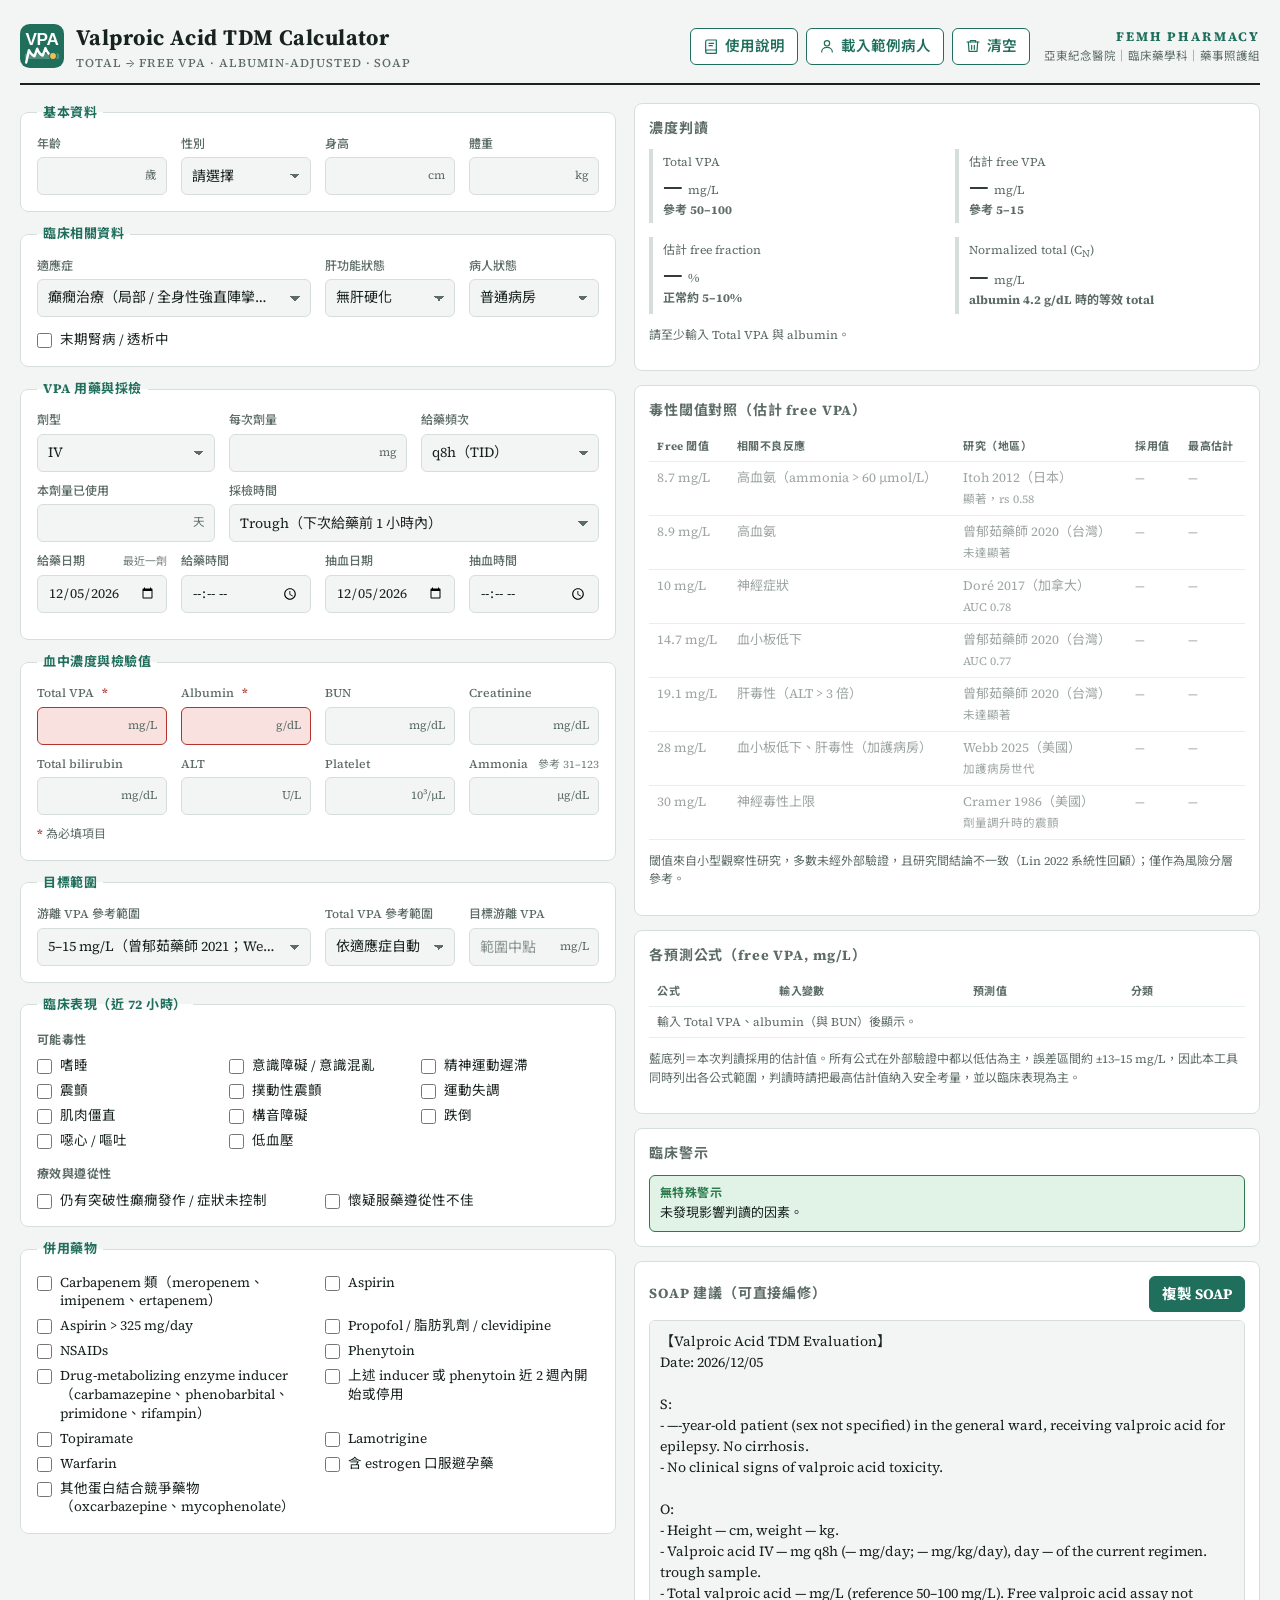
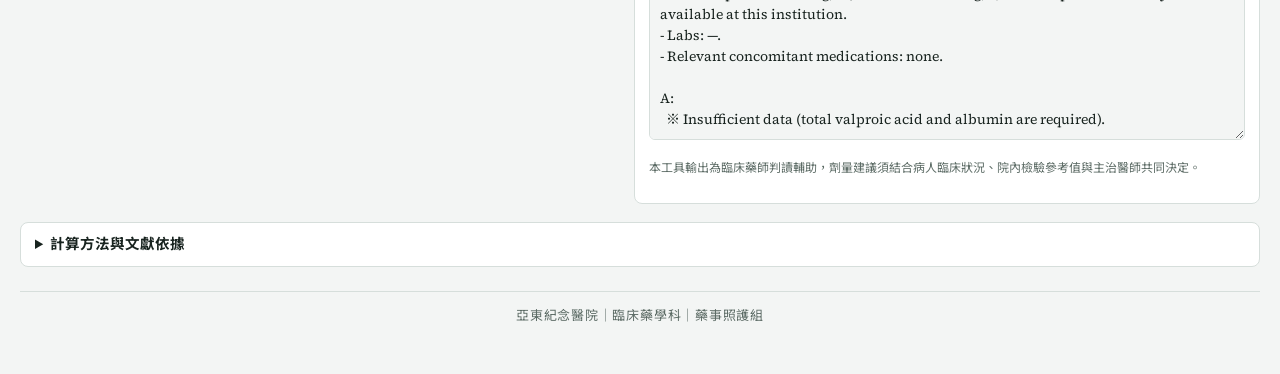
<file: site/tdm/valproic-acid.html>
<!doctype html>
<html lang="zh-Hant">
<head>
<meta charset="utf-8">
<meta name="viewport" content="width=device-width, initial-scale=1, viewport-fit=cover">
<meta name="robots" content="noindex, nofollow, noarchive">
<meta name="referrer" content="no-referrer">
<style>:root{color-scheme:light;padding-top:env(safe-area-inset-top,0px);padding-bottom:env(safe-area-inset-bottom,0px)}body{margin:0;font:14px system-ui,-apple-system,"Segoe UI",sans-serif}img{max-width:100%}[hidden]{display:none!important}</style>
<title>Valproic Acid TDM Calculator</title>
<meta name="claude:viewport-fit-sides" content="cover">
<link rel="icon" type="image/svg+xml" href="data:image/svg+xml,%3Csvg xmlns='http://www.w3.org/2000/svg' viewBox='0 0 64 64'%3E %3Crect width='64' height='64' rx='14' fill='%231f6f5c'/%3E %3Ctext x='32' y='30' text-anchor='middle' font-family='Arial, Helvetica, sans-serif' font-weight='900' font-size='25' letter-spacing='-0.5' fill='%23ffffff'%3EVPA%3C/text%3E %3Crect x='7' y='43' width='50' height='8' rx='2' fill='%23ffffff' fill-opacity='0.22'/%3E %3Cpath d='M9 56 L13 38 Q16 45 21 47 L25 36 Q28 44 33 46 L37 35 Q40 43 46 46' fill='none' stroke='%23ffffff' stroke-width='3.5' stroke-linecap='round' stroke-linejoin='round'/%3E %3Ccircle cx='48' cy='46.5' r='5' fill='%23f2c14e' stroke='%231f6f5c' stroke-width='1.5'/%3E %3C/svg%3E">
<link rel="preconnect" href="https://fonts.googleapis.com">
<link rel="stylesheet" href="https://fonts.googleapis.com/css2?family=Source+Serif+4:opsz,wght@8..60,400;8..60,600;8..60,700&family=Noto+Sans+TC:wght@400;500;700&display=swap">
<style>
/* Layout: lab-requisition feel — form on the left, a sticky "report slip" on the right; collapses to one column on phones */
:root{
  --bg:#f3f5f4; --paper:#ffffff; --ink:#18231f; --muted:#5d6c66; --line:#d6dedb; --soft:#e8eeeb;
  --accent:#1f6f5c; --accent-ink:#ffffff; --accent-soft:#dcefe8;
  --ok:#2c7a4b; --ok-soft:#e1f2e7; --warn:#a8650b; --warn-soft:#fbefd9; --bad:#b4332b; --bad-soft:#f8e1de; --info:#2d5d8a; --info-soft:#e2ecf6;
  --f-body:"Source Serif 4","Noto Sans TC","Microsoft JhengHei","PingFang TC",sans-serif;
  --f-mono:"Source Serif 4","Noto Sans TC","Microsoft JhengHei","PingFang TC",sans-serif;
}
/* 一律使用淺色配色（不隨裝置深色模式改變） */
:root[data-theme="dark"]{
  --bg:#111816; --paper:#18211e; --ink:#e3ebe7; --muted:#97a8a1; --line:#2d3a35; --soft:#202b27;
  --accent:#5cc3a6; --accent-ink:#0d1714; --accent-soft:#1c3a32;
  --ok:#6dcb8f; --ok-soft:#1b3326; --warn:#e7ac52; --warn-soft:#3a2c14; --bad:#f0857b; --bad-soft:#3d1f1c; --info:#86b6e3; --info-soft:#1b2b3c; color-scheme:dark}
*{box-sizing:border-box}
body{background:var(--bg);color:var(--ink);font-family:var(--f-body);font-size:14.5px;line-height:1.55;font-variant-numeric:tabular-nums lining-nums;
  padding-left:max(16px,env(safe-area-inset-left,0px));padding-right:max(16px,env(safe-area-inset-right,0px));padding-block:20px 48px}
.wrap{max-width:1240px;margin:0 auto;display:flex;flex-direction:column;gap:18px}
header.top{display:flex;flex-wrap:wrap;align-items:center;justify-content:space-between;gap:12px 14px;border-bottom:2px solid var(--ink);padding-bottom:10px}
.ttl{display:flex;align-items:center;gap:12px;min-width:0}.logo{width:44px;height:44px;flex:none}
.femh{display:flex;flex-direction:column;align-items:flex-end;gap:1px;text-align:right}.femh .fb{font-weight:700;font-size:13px;letter-spacing:.14em;color:var(--accent);text-transform:uppercase}.femh .fs{font-size:11.5px;color:var(--muted)}
@media (max-width:620px){.hdr-right{width:100%;justify-content:flex-start}.femh{align-items:flex-start;text-align:left;width:100%}}
header.top h1{margin:0;font-size:22px;font-weight:700;letter-spacing:.02em;text-wrap:balance}
header.top h1 small{display:block;font-family:var(--f-mono);font-size:12px;font-weight:500;color:var(--muted);letter-spacing:.08em}
.hdr-right{display:flex;flex-wrap:wrap;align-items:center;justify-content:flex-end;gap:10px 14px}
.brand{font-weight:700;font-size:13px;letter-spacing:.14em;color:var(--accent);text-transform:uppercase}
.hdr-btns{display:flex;gap:8px;flex-wrap:wrap;align-items:center}
.hdr-btns button.hbtn{display:inline-flex;align-items:center;gap:6px;color:var(--accent);border:1px solid var(--accent);font-weight:600;background:var(--paper)}.help:hover,.hdr-btns button.hbtn:hover{background:color-mix(in srgb,var(--accent) 10%,var(--paper))}
a.help{display:inline-flex;align-items:center;gap:6px;text-decoration:none;color:var(--accent);border:1px solid var(--accent);border-radius:6px;padding:6px 12px;font-weight:600;background:var(--paper)}
a.help:hover{background:var(--accent-soft)}
.lb .req{color:var(--bad);font-weight:700;margin-right:auto;margin-left:2px}
.iw input.missing{border-color:var(--bad);background:var(--bad-soft)}
.reqnote{font-size:12px;color:var(--muted);margin:10px 0 0}
.reqnote b{color:var(--bad)}
footer.site{border-top:1px solid var(--line);padding-top:14px;margin-top:6px;text-align:center;font-size:13px;color:var(--muted);letter-spacing:.06em}
button{font:inherit;cursor:pointer;border-radius:6px;border:1px solid var(--line);background:var(--paper);color:var(--ink);padding:6px 12px}
button.primary{background:var(--accent);color:var(--accent-ink);border-color:var(--accent);font-weight:700}
button:focus-visible,input:focus-visible,select:focus-visible,textarea:focus-visible{outline:2px solid var(--accent);outline-offset:2px}
.grid{display:grid;grid-template-columns:minmax(0,1fr) minmax(0,1.05fr);gap:18px;align-items:start}
@media (max-width:900px){.grid{grid-template-columns:minmax(0,1fr)}}
fieldset{border:1px solid var(--line);background:var(--paper);border-radius:8px;margin:0;padding:14px 16px 16px;min-width:0}
legend{font-weight:700;font-size:13px;padding:0 6px;color:var(--accent);letter-spacing:.04em}
.form{display:flex;flex-direction:column;gap:12px}
.row{display:grid;gap:12px 14px;align-items:end}
.row+.row{margin-top:12px}
.c4{grid-template-columns:repeat(4,minmax(0,1fr))}
.c3{grid-template-columns:repeat(3,minmax(0,1fr))}
.span2{grid-column:span 2}
@media (max-width:620px){.c4{grid-template-columns:repeat(2,minmax(0,1fr))}.c4 .span2{grid-column:1/-1}.c3{grid-template-columns:minmax(0,1fr)}.c3 .span2{grid-column:auto}}
label.f{display:flex;flex-direction:column;gap:5px;min-width:0}
.lb{display:flex;justify-content:space-between;align-items:baseline;gap:6px;font-size:12px;font-weight:500;color:var(--muted);white-space:nowrap;overflow:hidden;text-overflow:ellipsis;line-height:1.3}
.lb em{font-style:normal;font-weight:400;font-size:11px;font-family:var(--f-mono);color:var(--muted);opacity:.85}
.iw{position:relative;display:block}
.iw input,.iw select{display:block;width:100%;height:38px;font:inherit;font-size:14px;font-variant-numeric:tabular-nums;color:var(--ink);background:var(--bg);border:1px solid var(--line);border-radius:6px;padding:0 10px}
.iw input{padding-right:58px}
.iw input[type=date],.iw input[type=time]{padding-right:10px;font-family:var(--f-mono);font-size:13.5px}
.iw input[type=number]{-moz-appearance:textfield}
.iw input::-webkit-outer-spin-button,.iw input::-webkit-inner-spin-button{-webkit-appearance:none;margin:0}
.iw input::placeholder{color:var(--muted);opacity:.7}
.iw .unit{position:absolute;right:10px;top:50%;transform:translateY(-50%);font-family:var(--f-mono);font-size:11.5px;color:var(--muted);pointer-events:none}
.iw select{appearance:none;-webkit-appearance:none;padding-right:30px;background-image:linear-gradient(45deg,transparent 50%,var(--muted) 50%),linear-gradient(135deg,var(--muted) 50%,transparent 50%);background-position:calc(100% - 15px) 16px,calc(100% - 10px) 16px;background-size:5px 5px,5px 5px;background-repeat:no-repeat;text-overflow:ellipsis}
.iw input:hover,.iw select:hover{border-color:var(--muted)}
.checks{display:grid;grid-template-columns:repeat(auto-fill,minmax(170px,1fr));gap:6px 14px}
.checks.wide{grid-template-columns:repeat(auto-fill,minmax(250px,1fr))}
.checks label{display:flex;gap:8px;align-items:flex-start;font-size:13.5px;cursor:pointer;line-height:1.4}
.checks input{margin:2px 0 0;width:15px;height:15px;flex:none;accent-color:var(--accent)}
.sub{font-size:12px;color:var(--muted);margin:2px 0 8px;font-weight:700;letter-spacing:.04em}
.sub+.checks+.sub{margin-top:14px}
.report{position:sticky;top:calc(env(safe-area-inset-top,0px) + 12px);display:flex;flex-direction:column;gap:14px;min-width:0}
@media (max-width:900px){.report{position:static}}
.card{background:var(--paper);border:1px solid var(--line);border-radius:8px;padding:14px}
.card h2{margin:0 0 10px;font-size:14px;letter-spacing:.06em;color:var(--muted);font-weight:700}
.levels{display:grid;grid-template-columns:repeat(2,minmax(0,1fr));gap:14px 16px}
.lv{border-left:4px solid var(--line);padding:4px 0 4px 10px;min-width:0}
.lv .k{font-size:12px;color:var(--muted)}
.lv .v{font-family:var(--f-mono);font-size:24px;font-weight:600;font-variant-numeric:tabular-nums;line-height:1.2}
.lv .v span{font-size:12px;font-weight:400;color:var(--muted)}
.lv .t{font-size:12px;font-weight:700}
.lv.ok{border-color:var(--ok)} .lv.ok .t{color:var(--ok)}
.lv.lo{border-color:var(--info)} .lv.lo .t{color:var(--info)}
.lv.hi{border-color:var(--bad)} .lv.hi .t{color:var(--bad)}
.lv.na .t{color:var(--muted)}
table.eq{width:100%;border-collapse:collapse;font-size:13px}
.tbl{overflow-x:auto}
table.eq th,table.eq td{text-align:left;padding:6px 8px;border-bottom:1px solid var(--soft);vertical-align:top}
table.eq th{font-size:11px;color:var(--muted);font-weight:700;letter-spacing:.04em}
table.eq td.n{font-family:var(--f-mono);font-variant-numeric:tabular-nums;white-space:nowrap}
table.eq tr.primary td{background:var(--accent-soft);font-weight:700}
table.eq td .icu{display:block;margin-top:3px;font-size:11.5px;font-weight:400;color:var(--muted)}
table.eq tr.na td{color:var(--muted);opacity:.6}
.pill{background:var(--soft);color:var(--muted)}
.pill{display:inline-block;font-size:11px;padding:1px 7px;border-radius:99px;font-weight:700;white-space:nowrap}
.pill.ok{background:var(--ok-soft);color:var(--ok)} .pill.lo{background:var(--info-soft);color:var(--info)} .pill.hi{background:var(--bad-soft);color:var(--bad)}
.bar{position:relative;height:30px;margin:14px 0 22px}
.bar .track{position:absolute;inset:12px 0 auto;height:6px;background:var(--soft);border-radius:3px}
.bar .tz{position:absolute;top:12px;height:6px;background:var(--ok-soft);border:1px solid var(--ok);border-radius:3px}
.bar .mk{position:absolute;top:2px;width:2px;height:26px;transform:translateX(-1px)}
.bar .mk i{position:absolute;top:28px;left:50%;transform:translateX(-50%);font-style:normal;font-family:var(--f-mono);font-size:10px;white-space:nowrap;color:var(--muted)}
.bar .rng{position:absolute;top:8px;height:14px;border:1.5px dashed var(--warn);border-radius:4px}
.flags{display:flex;flex-direction:column;gap:8px}
.flag{border-radius:6px;padding:8px 10px;font-size:13px;border:1px solid transparent}
.flag b{display:block;font-size:12px;letter-spacing:.03em}
.flag.bad{background:var(--bad-soft);color:var(--ink);border-color:var(--bad)} .flag.bad b{color:var(--bad)}
.flag.warn{background:var(--warn-soft);border-color:var(--warn)} .flag.warn b{color:var(--warn)}
.flag.info{background:var(--info-soft);border-color:var(--info)} .flag.info b{color:var(--info)}
.flag.ok{background:var(--ok-soft);border-color:var(--ok)} .flag.ok b{color:var(--ok)}
.soap-head{display:flex;justify-content:space-between;align-items:center;gap:8px;margin-bottom:8px;flex-wrap:wrap}
.soap-head h2{margin:0}
textarea#soap{width:100%;min-height:420px;font-family:var(--f-body);font-size:14px;line-height:1.5;color:var(--ink);background:var(--bg);border:1px solid var(--line);border-radius:6px;padding:10px;resize:vertical}
.copied{font-size:12px;color:var(--ok);font-weight:700}
.note{font-size:12px;color:var(--muted)}
.example{font-size:12px;background:var(--warn-soft);color:var(--ink);border:1px dashed var(--warn);border-radius:6px;padding:6px 10px}
details.refs{background:var(--paper);border:1px solid var(--line);border-radius:8px;padding:10px 14px}
details.refs summary{cursor:pointer;font-weight:700}
details.refs ol{padding-left:20px;margin:8px 0 0;font-size:12.5px;color:var(--muted);display:flex;flex-direction:column;gap:4px}
code{font-family:var(--f-mono);font-size:12px;background:var(--soft);padding:1px 4px;border-radius:3px}
@media (prefers-reduced-motion:reduce){*{transition:none!important}}
</style>

<link rel="apple-touch-icon" sizes="180x180" href="vpa-180.png"><link rel="manifest" href="vpa.webmanifest"><meta name="apple-mobile-web-app-title" content="fVPA TDM"><meta name="application-name" content="fVPA TDM"><meta name="apple-mobile-web-app-capable" content="yes"><meta name="mobile-web-app-capable" content="yes"><meta name="theme-color" content="#1f6f5c">
</head>
<body>
<div class="wrap">
  <header class="top">
    <div class="ttl"><svg class="logo" xmlns="http://www.w3.org/2000/svg" viewBox="0 0 64 64" width="44" height="44" aria-hidden="true">
  <rect width="64" height="64" rx="14" fill="#1f6f5c"/>
  <text x="32" y="30" text-anchor="middle" font-family="Arial, Helvetica, sans-serif" font-weight="900" font-size="25" letter-spacing="-0.5" fill="#ffffff">VPA</text>
  <rect x="7" y="43" width="50" height="8" rx="2" fill="#ffffff" fill-opacity="0.22"/>
  <path d="M9 56 L13 38 Q16 45 21 47 L25 36 Q28 44 33 46 L37 35 Q40 43 46 46" fill="none" stroke="#ffffff" stroke-width="3.5" stroke-linecap="round" stroke-linejoin="round"/>
  <circle cx="48" cy="46.5" r="5" fill="#f2c14e" stroke="#1f6f5c" stroke-width="1.5"/>
</svg><h1>Valproic Acid TDM Calculator<small>TOTAL → FREE VPA · ALBUMIN-ADJUSTED · SOAP</small></h1></div>
    <div class="hdr-right"><div class="hdr-btns"><a class="help" id="helpLink" href="valproic-acid-guide.html" target="_blank" rel="noopener" title="開啟使用說明書"><svg viewBox="0 0 24 24" width="16" height="16" aria-hidden="true" fill="none" stroke="currentColor" stroke-width="1.8" stroke-linecap="round" stroke-linejoin="round"><path d="M4 5.5A2.5 2.5 0 0 1 6.5 3H20v15H6.5A2.5 2.5 0 0 0 4 20.5z"/><path d="M4 20.5A2.5 2.5 0 0 0 6.5 23H20v-5"/><path d="M9 8h7M9 11.5h5"/></svg>使用說明</a>
      <button type="button" id="btnExample" class="hbtn"><svg viewBox="0 0 24 24" width="16" height="16" aria-hidden="true" fill="none" stroke="currentColor" stroke-width="1.8" stroke-linecap="round" stroke-linejoin="round"><circle cx="12" cy="8" r="4"/><path d="M4 21c0-4 3.6-7 8-7s8 3 8 7"/></svg>載入範例病人</button>
      <button type="button" id="btnClear" class="hbtn"><svg viewBox="0 0 24 24" width="16" height="16" aria-hidden="true" fill="none" stroke="currentColor" stroke-width="1.8" stroke-linecap="round" stroke-linejoin="round"><path d="M3 6h18"/><path d="M8 6V4h8v2"/><path d="M19 6l-1 14H6L5 6"/><path d="M10 11v6M14 11v6"/></svg>清空</button>
      <a class="help" id="backRes" href="../resources.html" title="回到臨床資源"><svg viewBox="0 0 24 24" width="16" height="16" aria-hidden="true" fill="none" stroke="currentColor" stroke-width="1.8" stroke-linecap="round" stroke-linejoin="round"><path d="M19 12H5"/><path d="M11 18l-6-6 6-6"/></svg>臨床資源</a><script>/* 只有輸入過 Dashboard 密碼的裝置才顯示「臨床資源」；分享給其他夥伴時看不到返回入口 */(function(){var ok=false;try{ok=!!localStorage.getItem("rxcare_pw")}catch(e){}if(!ok)ok=/(?:^|; )rxcare_pw=[^;]+/.test(document.cookie);if(!ok){var b=document.getElementById("backRes");if(b){b.style.display="none";b.setAttribute("aria-hidden","true");b.tabIndex=-1;}}})();</script>
    </div><div class="femh"><div class="fb">FEMH Pharmacy</div><div class="fs">亞東紀念醫院｜臨床藥學科｜藥事照護組</div></div></div>
  </header>
  <div class="example" id="exampleBanner">目前顯示的是<strong>範例病人</strong>（虛構資料），用來示範計算流程。請按「清空」後輸入實際病人資料。</div>

  <div class="grid">
    <form class="form" id="f" autocomplete="off">
      <fieldset><legend>基本資料</legend>
        <div class="row c4">
          <label class="f"><span class="lb">年齡</span><span class="iw"><input id="age" type="number" min="0" step="1" inputmode="decimal"><span class="unit">歲</span></span></label>
          <label class="f"><span class="lb">性別</span><span class="iw"><select id="sex"><option value="" selected disabled hidden>請選擇</option><option value="M">男</option><option value="F">女</option></select></span></label>
          <label class="f"><span class="lb">身高</span><span class="iw"><input id="ht" type="number" min="0" step="0.1" inputmode="decimal"><span class="unit">cm</span></span></label>
          <label class="f"><span class="lb">體重</span><span class="iw"><input id="wt" type="number" min="0" step="0.1" inputmode="decimal"><span class="unit">kg</span></span></label>
        </div>
      </fieldset>

      <fieldset><legend>臨床相關資料</legend>
        <div class="row c4">
          <label class="f span2"><span class="lb">適應症</span><span class="iw"><select id="ind"><option value="epi">癲癇治療（局部 / 全身性強直陣攣發作）</option><option value="se">癲癇重積狀態</option><option value="ppx">癲癇預防（腦出血 / 神經外科術後）</option><option value="bp">雙極性疾患（躁期）</option><option value="other">其他</option></select></span></label>
          <label class="f"><span class="lb">肝功能狀態</span><span class="iw"><select id="liver"><option value="none">無肝硬化</option><option value="A">肝硬化 Child-Pugh A</option><option value="B">肝硬化 Child-Pugh B</option><option value="C">肝硬化 Child-Pugh C</option><option value="unk">未界定</option></select></span></label>
          <label class="f"><span class="lb">病人狀態</span><span class="iw"><select id="ward"><option value="ward">普通病房</option><option value="icu">加護病房</option></select></span></label>
        </div>
        <div class="checks" style="margin-top:14px">
          <label><input type="checkbox" id="esrd"> 末期腎病 / 透析中</label>
        </div>
      </fieldset>

      <fieldset><legend>VPA 用藥與採檢</legend>
        <div class="row c3">
          <label class="f"><span class="lb">劑型</span><span class="iw"><select id="form"><option value="iv">IV</option><option value="sol">口服液</option><option value="chrono">Chrono 緩釋錠</option><option value="tab">一般錠 / 腸溶錠</option></select></span></label>
          <label class="f"><span class="lb">每次劑量</span><span class="iw"><input id="dose" type="number" min="0" step="50" inputmode="decimal"><span class="unit">mg</span></span></label>
          <label class="f"><span class="lb">給藥頻次</span><span class="iw"><select id="freq"><option value="1">q24h（QD）</option><option value="2">q12h（BID）</option><option value="3" selected>q8h（TID）</option><option value="4">q6h（QID）</option></select></span></label>
        </div>
        <div class="row c3">
          <label class="f"><span class="lb">本劑量已使用</span><span class="iw"><input id="days" type="number" min="0" step="1" inputmode="decimal"><span class="unit">天</span></span></label>
          <label class="f span2"><span class="lb">採檢時間</span><span class="iw"><select id="trough"><option value="y">Trough（下次給藥前 1 小時內）</option><option value="n">非 trough / 不確定</option><option value="load">loading dose 後不久</option></select></span></label>
        </div>
        <div class="row c4">
          <label class="f"><span class="lb">給藥日期<em>最近一劑</em></span><span class="iw"><input id="doseDate" type="date"></span></label>
          <label class="f"><span class="lb">給藥時間</span><span class="iw"><input id="doseTime" type="time" step="300"></span></label>
          <label class="f"><span class="lb">抽血日期</span><span class="iw"><input id="drawDate" type="date"></span></label>
          <label class="f"><span class="lb">抽血時間</span><span class="iw"><input id="drawTime" type="time" step="300"></span></label>
        </div>
        <p class="note" id="dtNote" style="margin:10px 0 0"></p>
      </fieldset>

      <fieldset><legend>血中濃度與檢驗值</legend>
        <div class="row c4">
          <label class="f"><span class="lb">Total VPA <b class="req" title="必填">*</b></span><span class="iw"><input id="tvpa" required aria-required="true" type="number" min="0" step="0.1" inputmode="decimal"><span class="unit">mg/L</span></span></label>
          <label class="f"><span class="lb">Albumin <b class="req" title="必填">*</b></span><span class="iw"><input id="alb" required aria-required="true" type="number" min="0" step="0.1" inputmode="decimal"><span class="unit">g/dL</span></span></label>
          <label class="f"><span class="lb">BUN</span><span class="iw"><input id="bun" type="number" min="0" step="0.1" inputmode="decimal"><span class="unit">mg/dL</span></span></label>
          <label class="f"><span class="lb">Creatinine</span><span class="iw"><input id="scr" type="number" min="0" step="0.01" inputmode="decimal"><span class="unit">mg/dL</span></span></label>
          <label class="f"><span class="lb">Total bilirubin</span><span class="iw"><input id="tbil" type="number" min="0" step="0.01" inputmode="decimal"><span class="unit">mg/dL</span></span></label>
          <label class="f"><span class="lb">ALT</span><span class="iw"><input id="alt" type="number" min="0" step="1" inputmode="decimal"><span class="unit">U/L</span></span></label>
          <label class="f"><span class="lb">Platelet</span><span class="iw"><input id="plt" type="number" min="0" step="1" inputmode="decimal"><span class="unit">10³/µL</span></span></label>
          <label class="f"><span class="lb">Ammonia<em>參考 31–123</em></span><span class="iw"><input id="nh3" type="number" min="0" step="1" inputmode="decimal"><span class="unit">µg/dL</span></span></label>
        </div>
        <p class="reqnote"><b>*</b> 為必填項目</p>
      </fieldset>

      <fieldset><legend>目標範圍</legend>
        <div class="row c4">
          <label class="f span2"><span class="lb">游離 VPA 參考範圍</span><span class="iw"><select id="frange"><option value="5-15">5–15 mg/L（曾郁茹藥師 2021；Webb 2025）</option><option value="4-12">4–12 mg/L（Sriboonruang 2011 泰國精神科；Wallenburg 2017）</option><option value="5-10">5–10 mg/L（Doré 2017 神經毒性切點；Fisch 2021）</option><option value="5-17">5–17 mg/L（Riker 2017；Liu 2023）</option><option value="5-25">5–25 mg/L（UW Medicine 檢驗；Webb 2025 加護病房 / 癲癇重積）</option></select></span></label>
          <label class="f"><span class="lb">Total VPA 參考範圍</span><span class="iw"><select id="trange"><option value="auto">依適應症自動</option><option value="50-100">50–100 mg/L（癲癇）</option><option value="50-125">50–125 mg/L（躁期）</option></select></span></label>
          <label class="f"><span class="lb">目標游離 VPA</span><span class="iw"><input id="ftarget" type="number" min="0" step="0.5" inputmode="decimal" placeholder="範圍中點"><span class="unit">mg/L</span></span></label>
        </div>
      </fieldset>

      <fieldset><legend>臨床表現（近 72 小時）</legend>
        <div class="sub">可能毒性</div>
        <div class="checks">
          <label><input type="checkbox" class="sx" data-t="嗜睡" data-en="somnolence" id="sx1"> 嗜睡</label>
          <label><input type="checkbox" class="sx" data-t="意識障礙 / 意識混亂" data-en="confusion / altered consciousness" id="sx2"> 意識障礙 / 意識混亂</label>
          <label><input type="checkbox" class="sx" data-t="精神運動遲滯" data-en="psychomotor slowing" id="sx9"> 精神運動遲滯</label>
          <label><input type="checkbox" class="sx" data-t="震顫" data-en="tremor" id="sx3"> 震顫</label>
          <label><input type="checkbox" class="sx" data-t="撲動性震顫" data-en="asterixis" id="sx10"> 撲動性震顫</label>
          <label><input type="checkbox" class="sx" data-t="運動失調" data-en="ataxia" id="sx4"> 運動失調</label>
          <label><input type="checkbox" class="sx" data-t="肌肉僵直" data-en="rigidity" id="sx5"> 肌肉僵直</label>
          <label><input type="checkbox" class="sx" data-t="構音障礙" data-en="dysarthria" id="sx8"> 構音障礙</label>
          <label><input type="checkbox" class="sx" data-t="跌倒" data-en="falls" id="sx11"> 跌倒</label>
          <label><input type="checkbox" class="sx" data-t="噁心 / 嘔吐" data-en="nausea / vomiting" id="sx6"> 噁心 / 嘔吐</label>
          <label><input type="checkbox" class="sx" data-t="低血壓" data-en="hypotension" id="sx7"> 低血壓</label>
        </div>
        <div class="sub">療效與遵從性</div>
        <div class="checks wide">
          <label><input type="checkbox" id="szb"> 仍有突破性癲癇發作 / 症狀未控制</label>
          <label><input type="checkbox" id="nonadh"> 懷疑服藥遵從性不佳</label>
        </div>
      </fieldset>

      <fieldset><legend>併用藥物</legend>
        <div class="checks wide">
          <label><input type="checkbox" id="carb"> Carbapenem 類（meropenem、imipenem、ertapenem）</label>
          <label><input type="checkbox" id="asa"> Aspirin</label>
          <label><input type="checkbox" id="asahi"> Aspirin &gt; 325 mg/day</label>
          <label><input type="checkbox" id="propofol"> Propofol / 脂肪乳劑 / clevidipine</label>
          <label><input type="checkbox" id="nsaid"> NSAIDs</label>
          <label><input type="checkbox" id="pht"> Phenytoin</label>
          <label><input type="checkbox" id="inducer"> Drug-metabolizing enzyme inducer（carbamazepine、phenobarbital、primidone、rifampin）</label>
          <label><input type="checkbox" id="inducerNew"> 上述 inducer 或 phenytoin 近 2 週內開始或停用</label>
          <label><input type="checkbox" id="tpm"> Topiramate</label>
          <label><input type="checkbox" id="ltg"> Lamotrigine</label>
          <label><input type="checkbox" id="wfn"> Warfarin</label>
          <label><input type="checkbox" id="oc"> 含 estrogen 口服避孕藥</label>
          <label><input type="checkbox" id="pbd"> 其他蛋白結合競爭藥物（oxcarbazepine、mycophenolate）</label>
        </div>
      </fieldset>
    </form>

    <aside class="report" aria-live="polite">
      <div class="card">
        <h2>濃度判讀</h2>
        <div class="levels" id="levels"></div>
        <div id="barWrap"></div>
        <p class="note" id="primaryNote"></p>
      </div>
      <div class="card">
        <h2>毒性閾值對照（估計 free VPA）</h2>
        <div class="tbl"><table class="eq"><thead><tr><th>Free 閾值</th><th>相關不良反應</th><th>研究（地區）</th><th>採用值</th><th>最高估計</th></tr></thead><tbody id="toxBody"></tbody></table></div>
        <p class="note">閾值來自小型觀察性研究，多數未經外部驗證，且研究間結論不一致（Lin 2022 系統性回顧）；僅作為風險分層參考。</p>
      </div>
      <div class="card">
        <h2>各預測公式（free VPA, mg/L）</h2>
        <div class="tbl"><table class="eq"><thead><tr><th>公式</th><th>輸入變數</th><th>預測值</th><th>分類</th></tr></thead><tbody id="eqBody"></tbody></table></div>
        <p class="note">藍底列＝本次判讀採用的估計值。所有公式在外部驗證中都以低估為主，誤差區間約 ±13–15 mg/L，因此本工具同時列出各公式範圍，判讀時請把最高估計值納入安全考量，並以臨床表現為主。</p>
      </div>
      <div class="card">
        <h2>臨床警示</h2>
        <div class="flags" id="flags"></div>
      </div>
      <div class="card">
        <div class="soap-head"><h2>SOAP 建議（可直接編修）</h2><div style="display:flex;gap:8px;align-items:center"><span class="copied" id="copied" hidden>已複製</span><button type="button" class="primary" id="btnCopy">複製 SOAP</button></div></div>
        <textarea id="soap" spellcheck="false"></textarea>
        <p class="note">本工具輸出為臨床藥師判讀輔助，劑量建議須結合病人臨床狀況、院內檢驗參考值與主治醫師共同決定。</p>
      </div>
    </aside>
  </div>

  <details class="refs">
    <summary>計算方法與文獻依據</summary>
    <ol>
      <li><b>Hermida / Parent（albumin-adjusted）</b>：free fraction α 依 albumin 由 Parent 1993 指數式換算（Hermida 2005 Table 1，1.8–4.2 g/dL 線性內插；&gt;4.2 取 6.5%）。PfVPA = TVPA × α；normalized total C<sub>N</sub> = α × TVPA / 6.5。Hermida 2005 在 TVPA ≤75 mg/L 時誤差 ≤2.5 mg/L；曾郁茹藥師 2021 建議僅在 TVPA &lt;56.4 mg/L 且 BUN &lt;51.05 mg/dL 時使用（該子群 concordance 85%）。</li>
      <li><b>曾郁茹藥師｜NTUH, 2021 三因子式</b>（JFMA 2021，臺大，僅內部推導、未外部驗證）：PfVPA = 8.319 + 0.369×TVPA + 0.105×BUN − 6.029×Alb(g/dL)，R² 0.84。</li>
      <li><b>Doré 式</b>（Pharmacotherapy 2017;37:900–7，已核對原文 Table 3）：Y(µmol/L) = 103.667 + 0.362×TVPA(µmol/L) − 4.538×Alb(g/L)；mg/L × 6.93 = µmol/L。由 41 位病人推導（多為非 ICU、無肝硬化、90% eGFR &gt;50、albumin 20–43 g/L、TVPA 17–86 mg/L），R² 0.732；作者聲明未經驗證、未納入尿毒 / 肝病 / 交互作用，且可能不適用 ICU。同一資料中 Parent（Hermida）式平均低估 4.1 mg/L，Doré 式內部 bias 0。外部驗證：Liu 2023 ICU 一致率 73%；Webb 2025 ICU 一致率 61.9%、平均比 Fraser 式低 27.8%。</li>
      <li><b>Fraser 式</b>（Liu, Crit Care Explor 2023）：Y = 10.74 + 0.34×TVPA − 4.60×Alb(g/dL) + 0.02×BUN + 2.14(propofol) + 1.51(aspirin)。內部驗證 concordance 73%；Webb 2025 外部驗證（Pharmacotherapy 2025;45:831–9，315 位 ICU 病人、556 組濃度）：bias −2.79 mg/L、95% LOA −18.9 至 13.4，分類一致率 71.0%（Doré 61.9%，p = 0.001），實際 free <25 mg/L 時 bias 0.34 mg/L、LOA −9.5 至 10.1。</li>
      <li><b>Fraser 修正版</b>（Webb 2025 refit，無截距）：Y = 0.46×TVPA − 3.33×Alb(g/dL) + 0.12×BUN + 3.88(propofol) + 2.86(aspirin)。整體 bias −0.48 mg/L，一致率 70.3%，與原式無顯著差異；在實際 free >25 mg/L 區間低估較少，故本工具列入估計範圍上限的計算，但不作為主要估計。加入病人個別效應可將一致率提高到 78.1%，但需要至少一次實測 free，本院不適用。</li>
      <li>劑量調整：free VPA 的清除接近線性，而 total 因飽和性蛋白結合呈非線性，故以估計 free 濃度做比例換算。減量依採用的估計值；加量則以各公式最高估計值計算，最高估計已超過上限時不建議加量。單次調整幅度上限 ±50%，達穩定狀態（約 3–5 天）後追蹤 total VPA、albumin、BUN 並重新估算。</li>
      <li>Wallenburg E, et al. Ther Drug Monit 2017;39:269–72（free VPA &gt;12 mg/L 者 37%，其中 total 升高僅 6 人；77.6% 有毒性表現）。Doré 2017：free VPA 對神經症狀的 ROC AUC 0.776，total 0.642（無顯著意義）；free &gt;10 mg/L 敏感度 60%、特異度 91%，&gt;15 mg/L 敏感度 33%、特異度 100%，作者建議上限採 10 mg/L。Tseng YJ（曾郁茹藥師）, et al. PLoS One 2020（free VPA &gt;14.67 mg/L 與血小板低下相關，AUC 0.77；NH₃ 與 free 濃度無關）。Drisaldi A, et al. Neurocrit Care 2019；Riker RR, et al. Pharmacotherapy 2017；Fisch U, et al. Neurology 2021。Webb AJ, et al. Neurocrit Care 2025;43:1–483（ICU 病人 free VPA > 28 mg/L 與血小板低下、肝毒性相關）。</li>
      <li><b>Lin K, et al. Clin Pharmacokinet 2022;61:1345–63</b>（系統性回顧，27 篇，無 RCT）：free 參考範圍尚無共識（2.9–7.2、4–12、5.3–59.2 mg/L）；毒性閾值彙整（高血氨 8.7、神經症狀 10、血小板低下 14.7、神經毒性 30 mg/L）；discordance 危險因子為低白蛋白、高齡、total &gt; 80 mg/L，個案報告中 aspirin 81–325 mg/day、oxcarbazepine、mycophenolate、CYP2C9*3 亦曾相關。</li>
    </ol>
  </details>
  <footer class="site">亞東紀念醫院｜臨床藥學科｜藥事照護組</footer>
</div>

<script>
(function(){
const $=id=>document.getElementById(id);
const ALB_TABLE=[[4.2,6.5],[4.1,6.8],[4.0,7.3],[3.9,7.9],[3.8,8.5],[3.7,9.1],[3.6,9.8],[3.5,10.5],[3.4,11.3],[3.3,12.1],[3.2,13.0],[3.1,14.0],[3.0,15.0],[2.9,16.2],[2.8,17.4],[2.7,18.7],[2.6,20.1],[2.5,21.6],[2.4,23.2],[2.3,24.9],[2.2,26.8],[2.1,28.9],[2.0,31.0],[1.9,33.3],[1.8,35.8]];
function alphaFromAlb(a){
  if(a>=4.2) return {v:6.5,ex:a>4.2?'hi':''};
  if(a<1.8) return {v:128.4*Math.exp(-0.7109*a),ex:'lo'};
  for(let i=0;i<ALB_TABLE.length-1;i++){const [a1,f1]=ALB_TABLE[i],[a2,f2]=ALB_TABLE[i+1];
    if(a<=a1&&a>=a2){return {v:f1+(f2-f1)*(a1-a)/(a1-a2),ex:''}}}
  return {v:NaN,ex:''};
}
const NH3_ULN=123, NH3_LLN=31;
const TOX=[{en:'hyperammonemia',sh:'高血氨',v:8.7,ae:'高血氨（ammonia > 60 µmol/L）',st:'Itoh 2012（日本）',sig:'顯著，rs 0.58'},{en:'hyperammonemia',sh:'高血氨',v:8.9,ae:'高血氨',st:'曾郁茹藥師 2020（台灣）',sig:'未達顯著'},{en:'neurologic symptoms',sh:'神經症狀',v:10,ae:'神經症狀',st:'Doré 2017（加拿大）',sig:'AUC 0.78'},{en:'thrombocytopenia',sh:'血小板低下',v:14.7,ae:'血小板低下',st:'曾郁茹藥師 2020（台灣）',sig:'AUC 0.77'},{en:'hepatotoxicity',sh:'肝毒性',v:19.1,ae:'肝毒性（ALT > 3 倍）',st:'曾郁茹藥師 2020（台灣）',sig:'未達顯著'},{en:'thrombocytopenia/hepatotoxicity (ICU)',sh:'加護病房血小板低下 / 肝毒性',v:28,ae:'血小板低下、肝毒性（加護病房）',st:'Webb 2025（美國）',sig:'加護病房世代'},{en:'neurotoxicity',sh:'神經毒性上限',v:30,ae:'神經毒性上限',st:'Cramer 1986（美國）',sig:'劑量調升時的震顫'}];
const num=id=>{const v=parseFloat($(id).value);return isFinite(v)?v:null};
const chk=id=>$(id).checked;
const f1=x=>x==null||!isFinite(x)?'—':(Math.round(x*10)/10).toFixed(1);
const f0=x=>x==null||!isFinite(x)?'—':String(Math.round(x));
const IND={epi:'癲癇治療',se:'癲癇重積狀態',ppx:'癲癇預防',bp:'雙極性疾患（躁期）',other:'其他適應症'};
const LIVER={none:'無肝硬化',A:'肝硬化 Child-Pugh A',B:'肝硬化 Child-Pugh B',C:'肝硬化 Child-Pugh C',unk:'肝功能狀態未界定'};
const FORM={iv:'IV',sol:'口服液',chrono:'Chrono 緩釋錠',tab:'一般錠 / 腸溶錠'};
const STEP={iv:100,sol:100,chrono:250,tab:250};
const FREQ={1:'q24h',2:'q12h',3:'q8h',4:'q6h'};
const pad=n=>String(n).padStart(2,'0');
const today=()=>{const t=new Date();return `${t.getFullYear()}-${pad(t.getMonth()+1)}-${pad(t.getDate())}`};
function dt(dId,tId){const d=$(dId).value,t=$(tId).value;if(!d||!t)return null;const x=new Date(d+'T'+t);return isNaN(x)?null:x}
const fmtDT=x=>x?`${x.getFullYear()}/${pad(x.getMonth()+1)}/${pad(x.getDate())} ${pad(x.getHours())}:${pad(x.getMinutes())}`:'';
function cls(v,lo,hi){if(v==null||!isFinite(v))return'na';return v<lo?'lo':v>hi?'hi':'ok'}
const CLS_T={lo:'低於範圍',ok:'範圍內',hi:'高於範圍',na:'—'};

function compute(){
  const d={age:num('age'),sex:$('sex').value,ht:num('ht'),wt:num('wt'),ward:$('ward').value,ind:$('ind').value,liver:$('liver').value,form:$('form').value,
    dose:num('dose'),freq:+$('freq').value,days:num('days'),trough:$('trough').value,
    tvpa:num('tvpa'),alb:num('alb'),bun:num('bun'),scr:num('scr'),tbil:num('tbil'),alt:num('alt'),plt:num('plt'),nh3:num('nh3')};
  const [flo,fhi]=$('frange').value.split('-').map(Number);
  let tr=$('trange').value; if(tr==='auto') tr=d.ind==='bp'?'50-125':'50-100';
  const [tlo,thi]=tr.split('-').map(Number);
  const ftarget=num('ftarget')??(flo+fhi)/2;
  const daily=d.dose!=null?d.dose*d.freq:null;
  const mgkg=daily!=null&&d.wt?daily/d.wt:null;
  const bmi=d.ht&&d.wt?d.wt/Math.pow(d.ht/100,2):null;
  const sx=[...document.querySelectorAll('.sx:checked')].map(e=>e.dataset.t);
  const icu=d.ward==='icu'; const propofol=chk('propofol'); const asa=chk('asa')||chk('asahi');
  const cirrBC=d.liver==='B'||d.liver==='C';
  const noTox=sx.length===0&&!(d.plt!=null&&d.plt<100)&&!(d.alt!=null&&d.alt>120)&&!(d.nh3!=null&&d.nh3>NH3_ULN);
  const softMode=chk('szb')&&noTox;
  const tDose=dt('doseDate','doseTime'), tDraw=dt('drawDate','drawTime');
  const elapsed=tDose&&tDraw?(tDraw-tDose)/3.6e6:null; const tau=24/d.freq;

  const eq=[]; let al=null;
  if(d.tvpa!=null&&d.alb!=null){
    al=alphaFromAlb(d.alb);
    eq.push({k:'hermida',ne:'Hermida/Parent',n:'Hermida / Parent',in:'TVPA、Alb',v:d.tvpa*al.v/100});
    eq.push({k:'dore',ne:'Doré',n:'Doré 2017',in:'TVPA、Alb',v:Math.max((103.667+0.362*d.tvpa*6.93-4.538*d.alb*10)/6.93,0)});
  }
  if(d.tvpa!=null&&d.alb!=null&&d.bun!=null){
    eq.push({k:'tseng',ne:'Tseng (NTUH)',n:'曾郁茹藥師｜NTUH, 2021',in:'TVPA、BUN、Alb',icu:'推導族群加護病房 48%（47/98）',v:Math.max(8.319+0.369*d.tvpa+0.105*d.bun-6.029*d.alb,0)});
    eq.push({k:'fraser',ne:'Fraser',n:'Fraser 2023',in:'TVPA、Alb、BUN、propofol、aspirin',icu:'推導族群加護病房 100%（推導 115、驗證 147）',v:Math.max(10.74+0.34*d.tvpa-4.60*d.alb+0.02*d.bun+(propofol?2.14:0)+(asa?1.51:0),0)});
    eq.push({k:'fraserm',ne:'modified Fraser',n:'Fraser 修正版 2025',in:'TVPA、Alb、BUN、propofol、aspirin（無截距）',icu:'推導族群加護病房 100%（n = 315）',v:Math.max(0.46*d.tvpa-3.33*d.alb+0.12*d.bun+(propofol?3.88:0)+(asa?2.86:0),0)});
  }
  const cn=al?d.tvpa*al.v/6.5:null;
  const why=[], whyEn=[];
  if(d.tvpa!=null&&d.tvpa>=56.4) why.push('total ≥56.4 mg/L');whyEn.push('total ≥56.4 mg/L');
  if(d.bun!=null&&d.bun>=51.05) why.push('BUN ≥51.05 mg/dL');whyEn.push('BUN ≥51.05 mg/dL');
  if(chk('esrd')) why.push('末期腎病');whyEn.push('ESRD');
  if(icu) why.push('加護病房');whyEn.push('ICU');
  if(propofol) why.push('propofol');whyEn.push('propofol');
  if(chk('asahi')) why.push('高劑量 aspirin');whyEn.push('high-dose aspirin');
  if(d.tbil!=null&&d.tbil>=2) why.push('高膽紅素');whyEn.push('hyperbilirubinemia');
  if(cirrBC) why.push('Child B/C');whyEn.push('Child-Pugh B/C');
  if(chk('pht')) why.push('phenytoin');whyEn.push('phenytoin');
  if(chk('pbd')) why.push('蛋白結合競爭藥物');whyEn.push('competing protein-bound drugs');
  const hermidaValid=d.tvpa!=null&&why.length===0;
  const ICUOK=icu||propofol, OTHEROK=!cirrBC;
  eq.forEach(e=>{e.ok=e.k==='hermida'?hermidaValid:(e.k==='fraser'||e.k==='fraserm')?ICUOK:OTHEROK});
  let ap=eq.filter(e=>e.ok); const noModel=eq.length>0&&ap.length===0; if(noModel){ap=eq.slice();ap.forEach(e=>e.ok=true)}
  const vals=ap.map(e=>e.v); const emin=vals.length?Math.min(...vals):null, emax=vals.length?Math.max(...vals):null;
  let prim=null, primWhy='', primShort='', primMode='';
  if(eq.length){
    const by=k=>ap.find(e=>e.k===k);
    if((icu||propofol)&&(by('fraser')||by('dore'))){prim=by('fraser')||by('dore');primMode='icu';primShort=`${icu?'加護病房':'使用 propofol'}，採 ${prim.n} 式`;primWhy=`${icu?'加護病房':'使用 propofol'}：採 ${prim.n}（ICU 族群推導；Webb 2025 外部驗證 315 位 ICU 病人分類一致率 71%，優於 Doré 式 61.9%；實際 free <25 mg/L 時最準，越高越低估）。`}
    else if(hermidaValid&&by('hermida')){prim=by('hermida');primMode='hermida';primShort='符合 albumin 校正式適用條件，採 Hermida 式';primWhy='符合 albumin-adjusted 公式適用條件（TVPA <56.4 mg/L、BUN <51.05 mg/dL、普通病房，無尿毒 / 黃疸 / 高劑量 aspirin / Child B–C）：採 Hermida 式（曾郁茹藥師 2021 此子群分類一致率 85%）。'}
    else{prim=ap.reduce((a,b)=>b.v>a.v?b:a);primMode=noModel?'none':'max';primShort=noModel?`無經驗證適用之模型（${why.join('、')}），取各模型最高值，僅供參考`:`超出 albumin 校正式適用條件（${why.join('、')}），取適用模型最高值`;primWhy=noModel?`目前情境（${why.join('、')}）沒有任何模型的推導或驗證族群涵蓋，以下取各模型最高值，僅能作為方向參考。`:`超出 albumin-adjusted 公式適用條件（${why.join('、')}）：適用模型在此情境多低估 free VPA，故採適用模型最高值（${prim.n}）作為偏安全的估計。`}
  }
  return {noTox,softMode,tDose,tDraw,elapsed,tau,d,flo,fhi,tlo,thi,ftarget,daily,mgkg,bmi,sx,icu,propofol,asa,cirrBC,eq,ap,noModel,al,cn,emin,emax,hermidaValid,why,whyEn,prim,primWhy,primShort,primMode};
}

function doseRec(r){
  const {d,daily,prim,flo,fhi,ftarget,sx,emax}=r;
  if(daily==null||!prim||!prim.v) return null;
  const tox=sx.length>0, c=cls(prim.v,flo,fhi), step=STEP[d.form]||100;
  const mk=(action,ratio,note,fixed,en)=>{ratio=Math.max(0.5,Math.min(1.5,ratio));let per=Math.round((daily*ratio/d.freq)/step)*step;if(per<step)per=step;
    return {action,newPer:per,newDaily:per*d.freq,ratio,c,note,fixed,en:en||'',hold:c==='hi'&&tox}};
  const keep=(note,en)=>({action:'維持',newPer:d.dose,newDaily:daily,ratio:1,c,note,en:en||''});
  if(chk('carb')) return {action:'不調整',c,note:'',en:''};
  if(d.trough==='load') return keep('採檢時機為 loading dose 後，暫不依此濃度調整，建議於穩定狀態 trough 重驗。','The level was drawn shortly after a loading dose and should not guide maintenance dosing; repeat a steady-state trough.');
  if(d.days!=null&&d.days<3&&c!=='hi') return keep('尚未達穩定狀態，暫不調整。','Steady state has not yet been reached; no adjustment at this time.');
  if(chk('nonadh')&&c==='lo') return keep('懷疑服藥遵從性不佳，先確認服藥情形再決定是否加量。','Nonadherence is suspected; verify adherence before considering a dose increase.');
  if(r.cirrBC) return keep('Child-Pugh B/C 不建議以加量處理，應評估更換抗癲癇藥。','Dose escalation is not advised in Child-Pugh B/C cirrhosis; consider an alternative antiseizure medication.');
  const SOFT='癲癇控制不佳且目前無毒性表現，估計 free 偏高時不主動減量，以審慎監測為主：較密集追蹤血氨、血小板數與肝功能，若出現嗜睡、意識改變、震顫或上述檢驗異常，再行減量。';
  const SOFTEN='Seizures remain uncontrolled without evidence of toxicity; despite an elevated free estimate, empiric dose reduction is not recommended. Monitor closely (ammonia, platelet count, liver function) and reduce the dose if somnolence, altered mental status, tremor, or laboratory abnormalities develop.';
  if(c==='hi'){
    if(r.softMode&&prim.v<=28) return keep(SOFT,SOFTEN);
    if(r.softMode) return mk('考慮小幅減量',0.8,'雖癲癇控制不佳，但估計 free VPA > 28 mg/L（ICU 研究中與血小板低下、肝毒性相關之閾值）。',true,'Although seizures remain uncontrolled, the estimated free concentration exceeds 28 mg/L, a threshold associated with thrombocytopenia and hepatotoxicity in ICU patients.');
    return mk('減量',ftarget/prim.v,'','', '');
  }
  if(c==='ok'){
    if(tox&&emax>fhi) return mk('考慮小幅減量',0.8,'估計值在範圍內但有毒性症狀，且最高估計已超過上限。',true,'The selected estimate is within range, but symptoms suggest toxicity and the highest estimate exceeds the upper limit.');
    if(tox&&d.alb!=null&&d.alb<3.5&&emax>10) return mk('考慮小幅減量',0.8,'低白蛋白合併神經症狀，最高估計 free VPA > 10 mg/L（Doré 2017：此切點預測神經症狀特異度 91%）。',true,'Neurologic symptoms with hypoalbuminemia and a highest free estimate > 10 mg/L (91% specificity for neurologic adverse effects).');
    if(chk('szb')&&emax<fhi){const rt=Math.min(ftarget/emax,1.25);if(rt>1.05) return mk('考慮小幅加量',rt,'依最高估計值保守換算。','','Calculated conservatively from the highest estimate.')}
    return chk('szb')?(r.softMode&&emax>fhi?keep(SOFT+'不建議再加量，療效不足時考慮合併其他抗癲癇藥物。',SOFTEN+' Further dose escalation is not advised; consider adding another antiseizure medication.'):keep('最高估計已接近上限，不建議再加量；療效不足時考慮合併或更換抗癲癇藥物。','The highest estimate is near the upper limit; further escalation is not advised. Consider adding or switching to another antiseizure medication.')):keep('','');
  }
  if(chk('inducerNew')) return keep('Enzyme inducer 近 2 週內開始或停用，濃度仍在變動，建議 3–5 天後重驗再決定是否加量。','An enzyme inducer was started or stopped within the past 2 weeks; repeat the level in 3–5 days before increasing the dose.');
  if(emax>=flo&&emax>ftarget) return keep('採用估計值低於範圍，但最高估計已達目標以上；公式不確定性大，暫不加量，依臨床反應決定。','The selected estimate is below range, but the highest estimate already exceeds the target; given equation uncertainty, defer dose escalation and follow clinical response.');
  if(tox) return keep('雖估計值偏低但已有疑似毒性症狀，不建議加量，請先排除其他原因。','Although estimates are low, symptoms suggestive of toxicity are present; avoid escalation and evaluate alternative causes.');
  return mk('加量',ftarget/emax,'以各公式最高估計值換算，避免高估加量空間。','','Calculated from the highest estimate to avoid overshooting.');
}

function buildFlags(r){
  const {d}=r, F=[];
  const add=(lv,t,b)=>F.push({lv,t,b});
  if(chk('carb')) add('bad','Carbapenem 併用','Carbapenem 會在 24 小時內使 VPA 濃度大幅下降，增加劑量無法克服，停藥後影響可持續數天至 1–2 週。建議更換非 carbapenem 抗生素，若必須使用則改以其他抗癲癇藥（如 levetiracetam）暫時替代或加上。');
  if(d.liver==='B'||d.liver==='C') add('bad',`肝硬化 Child-Pugh ${d.liver}`,'VPA 仿單將明顯肝功能不全列為禁忌。肝硬化時 albumin 低、膽紅素競爭結合位、VPA 代謝下降，free VPA 與高血氨風險皆上升；建議與主治醫師討論更換抗癲癇藥（如 levetiracetam）。');
  else if(d.liver==='A') add('warn','肝硬化 Child-Pugh A','VPA 代謝能力下降且 free fraction 偏高，如需使用宜採較低劑量，密切追蹤肝功能、ammonia 與意識。');
  else if(d.liver==='unk') add('info','肝功能狀態未界定','建議確認是否有肝硬化並評估 Child-Pugh 分級，會影響 VPA 是否適用與 free VPA 判讀。');
  if(d.trough==='load') add('warn','採檢時機','loading dose 後短時間內 free fraction 可暫時升高，濃度不宜直接用於調整維持劑量。');
  else if(d.trough==='n') add('info','非 trough 採檢','total 濃度判讀需考慮給藥時間；Webb 2025 發現採檢時間點對 Fraser 式的估計準確度影響不大；但 free 的晝夜波動大於 total（108% vs 59%，Lin 2022），劑量換算仍以 trough 為準。');
  if(r.emax!=null&&r.emax>28) add('bad','估計 free VPA > 28 mg/L',`最高估計 ${f1(r.emax)} mg/L。ICU 研究顯示 free VPA > 28 mg/L 與血小板低下、肝毒性相關，而 total 濃度無此關聯（Webb, Neurocrit Care 2025）；且公式在高濃度區低估最明顯，實際值可能更高。`);
  if(r.elapsed!=null){
    if(r.elapsed<0) add('warn','給藥 / 抽血時間有誤','抽血時間早於給藥時間，請確認。');
    else if(r.elapsed>r.tau+0.5) add('info','抽血距給藥超過給藥間隔',`抽血距最近一劑 ${f1(r.elapsed)} 小時，超過給藥間隔 ${r.tau} 小時，請確認是否有漏給或延遲給藥。`);
    else if(d.trough==='y'&&r.elapsed<r.tau-1) add('warn','採檢時間與 trough 不符',`抽血距最近一劑 ${f1(r.elapsed)} 小時（給藥間隔 ${r.tau} 小時），並非下次給藥前 1 小時內，濃度會高於真正的 trough。`);
  }
  if(d.days!=null&&d.days<3) add('warn','尚未達穩定狀態','本劑量使用未滿 3 天，濃度可能尚未穩定。');
  if(r.al&&r.al.ex==='lo') add('warn','Albumin < 1.8 g/dL','超出 Hermida 表格範圍，α 以指數外插估計，誤差更大。');
  if(d.tvpa!=null&&d.tvpa>=151) add('bad','Total VPA ≥ 151 mg/L','達 UW Medicine 檢驗的臨界值（critical value），請立即評估毒性。');
  if(d.tvpa!=null&&d.tvpa>=75) add('warn','Total VPA ≥ 75 mg/L','蛋白結合趨於飽和，free fraction 上升且難以預測；Hermida 式於此區間明顯低估（Hermida 2005）。');
  else if(d.tvpa!=null&&d.tvpa>=56.4) add('warn','Total VPA ≥ 56.4 mg/L','超過 曾郁茹藥師 2021 建議的 albumin-adjusted 公式適用上限，預測準確度下降。');
  if((d.bun!=null&&d.bun>=51.05)||chk('esrd')) add('warn','尿毒 / BUN ≥ 51.05 mg/dL','尿毒素競爭 albumin 結合位，公式會低估 free VPA；透析可移除高 free fraction 的 VPA，透析日需留意濃度下降與癲癇控制。');
  if(d.tbil!=null&&d.tbil>=2) add('info','高膽紅素','內生性物質可能置換 VPA（Hermida 2005 提出；曾郁茹藥師 2021 未證實），解讀時保守。');
  if(r.icu) add('info','加護病房病人','ICU 病人 free fraction 變異極大（Riker 2017 中位數 48%），total 與 free 分類不一致約 70%；Webb 2025 外部驗證中 free fraction 中位數 36%（範圍 7–100%）；所有公式在此族群誤差最大，請以估計範圍上限與臨床表現綜合判斷。');
  if(r.propofol) add('info','Propofol / 脂肪乳劑','游離脂肪酸會置換 VPA，free fraction 上升。');
  if(chk('asahi')) add('warn','Aspirin > 325 mg/day','明顯置換 VPA 並抑制其 β-氧化代謝，free VPA 上升。');
  else if(chk('asa')){const lowAlb=d.alb!=null&&d.alb<3.5;add(lowAlb?'warn':'info',lowAlb?'Aspirin 合併低白蛋白':'Aspirin（≤ 325 mg/day）','個案報告中每日 81–325 mg 即可置換 VPA 並造成中毒（Lin 2022 回顧的 16 例中 47% 併用 aspirin）；但曾郁茹藥師 2021 世代中 aspirin 100 mg/day 未影響公式準確度。'+(lowAlb?'合併低白蛋白時請提高警覺，判讀偏向估計範圍上限。':'')+'註：Hermida 式只排除 >325 mg/day；Fraser 式已納入 aspirin 校正項。');}
  if(chk('nsaid')) add('info','NSAIDs','高蛋白結合藥物可能置換 VPA。');
  if(chk('pbd')) add('warn','Oxcarbazepine / mycophenolate','個案報告中曾與 free VPA 升高及中毒相關（Lin 2022），Hermida 式改判不適用，判讀偏向估計範圍上限。');
  if(chk('pht')) add('warn','Phenytoin','雙向交互作用：phenytoin 誘導 VPA 代謝，VPA 置換並抑制 phenytoin；phenytoin 濃度判讀亦需校正。');
  if(chk('inducer')) add('warn','Drug-metabolizing enzyme inducer','誘導 UGT 與 CYP 代謝，VPA 清除增加，total 偏低可部分歸因於此；CYP 路徑增加 4-ene-VPA 等肝毒性代謝物，肝毒性與高血氨風險不隨濃度反映。'+(chk('inducerNew')?'近 2 週內有變動，濃度可能尚未穩定。':''));
  else if(chk('inducerNew')) add('warn','Enzyme inducer 近期變動','近 2 週內開始或停用 enzyme inducer 或 phenytoin，濃度可能尚未穩定。');
  if(chk('tpm')) add('warn','Topiramate','併用增加高血氨性腦病變風險，請追蹤 ammonia 與意識。');
  if(chk('ltg')) add('warn','Lamotrigine','VPA 抑制 lamotrigine 葡萄糖醛酸結合（glucuronidation），LTG 濃度約加倍；LTG 劑量需減半並緩慢調升，留意皮疹。');
  if(chk('wfn')) add('info','Warfarin','蛋白結合置換，加上 VPA 可能影響血小板功能，追蹤 INR 與出血。');
  if(chk('oc')) add('info','含 estrogen 避孕藥','可誘導 VPA 葡萄糖醛酸結合，濃度下降。');
  if(d.nh3!=null&&d.nh3>NH3_ULN){
    const ence=r.sx.some(s=>/意識|嗜睡/.test(s)), hiF=r.emax!=null&&r.emax>8.7;
    add(ence||hiF?'bad':'warn','Ammonia 高於參考值'+(ence?'合併意識改變':hiF?'且估計 free > 8.7 mg/L':''), (ence?'疑似 VPA 引起之高血氨腦病變（可發生於濃度正常時）。考慮停用或減量 VPA，評估 L-carnitine 補充（依院內 protocol），排除其他原因。':`Ammonia ${d.nh3} µg/dL（參考 ${NH3_LLN}–${NH3_ULN}）。`)+'free 與高血氨的關係研究結果不一致：Itoh 2012（日本）free > 8.7 mg/L 為高血氨預測因子，曾郁茹藥師 2020 未達顯著。'+(hiF?`本次最高估計 ${f1(r.emax)} mg/L 已超過 8.7 mg/L。`:''));
  }

  if(d.plt!=null&&d.plt<100) add('warn','血小板 < 100 ×10³/µL','VPA 相關血小板低下與濃度相關；曾郁茹藥師 2020 free VPA > 14.67 mg/L 為預測因子。評估減量並追蹤出血。');
  if(d.alt!=null&&d.alt>120) add('bad','ALT > 3× ULN','疑似肝毒性，建議停用或更換抗癲癇藥並追蹤肝功能。');
  if(d.sex==='F'&&d.age!=null&&d.age>=12&&d.age<=50) add('warn','育齡女性','Valproate 具生殖毒性（致畸胎與神經發育影響），依 TFDA 警示不建議用於懷孕婦女；請確認未懷孕、有有效避孕，並評估替代治療。');
  if(d.age!=null&&d.age>=70) add('info','年齡 ≥ 70 歲','老年人 free fraction 較高（Wallenburg 2017）。');
  if(chk('nonadh')) add('info','服藥遵從性','若懷疑未規則服藥，total 濃度偏低多反映遵從性問題而非劑量不足。');
  if(r.ap.length>1&&r.emax-r.emin>5) add('warn','公式間分歧大','適用模型相差 '+f1(r.emax-r.emin)+' mg/L，單一估計值可信度低；劑量決策請參考估計範圍上限與臨床表現。');
  if(!F.length) add('ok','無特殊警示','未發現影響判讀的因素。');
  return F;
}

function render(){
  const r=compute(), {d,flo,fhi,tlo,thi}=r;
  ['tvpa','alb'].forEach(k=>$(k).classList.toggle('missing',$(k).value===''));
  const tc=cls(d.tvpa,tlo,thi), pc=r.prim?cls(r.prim.v,flo,fhi):'na';
  const lv=[
    {k:'Total VPA',v:d.tvpa,u:'mg/L',c:tc,sub:`參考 ${tlo}–${thi}`},
    {k:r.prim?'估計 free VPA（'+r.prim.n+'）':'估計 free VPA',v:r.prim?r.prim.v:null,u:'mg/L',c:pc,sub:`參考 ${flo}–${fhi}`},
    {k:'估計 free fraction',v:d.tvpa&&r.prim?r.prim.v/d.tvpa*100:null,u:'%',c:'na',sub:'正常約 5–10%'},
    {k:'Normalized total (C<sub>N</sub>)',v:r.cn,u:'mg/L',c:cls(r.cn,tlo,thi),sub:'albumin 4.2 g/dL 時的等效 total'}
  ];
  $('levels').innerHTML=lv.map(x=>`<div class="lv ${x.c}"><div class="k">${x.k}</div><div class="v">${f1(x.v)} <span>${x.u}</span></div><div class="t">${x.c==='na'?'<span class="note">'+x.sub+'</span>':CLS_T[x.c]+' <span class="note">'+x.sub+'</span>'}</div></div>`).join('');
  if(r.prim&&r.prim.v!=null){
    const max=Math.max(fhi*2,(r.emax||0)*1.15,r.prim.v*1.15,10);
    const p=v=>Math.max(0,Math.min(100,v/max*100));
    let h=`<div class="bar" role="img" aria-label="估計 free VPA 位置"><div class="track"></div><div class="tz" style="left:${p(flo)}%;width:${p(fhi)-p(flo)}%"></div>`;
    if(r.ap.length>1) h+=`<div class="rng" style="left:${p(r.emin)}%;width:${Math.max(p(r.emax)-p(r.emin),0.5)}%" title="各公式範圍"></div>`;
    h+=`<div class="mk" style="left:${p(flo)}%;background:var(--ok)"><i>${flo}</i></div><div class="mk" style="left:${p(fhi)}%;background:var(--ok)"><i>${fhi}</i></div>`;
    h+=`<div class="mk" style="left:${p(r.prim.v)}%;background:var(--ink);width:3px"><i style="color:var(--ink);font-weight:600;top:-14px">${f1(r.prim.v)}</i></div></div>`;
    $('barWrap').innerHTML=h+`<p class="note">綠色區段＝free VPA 參考範圍；虛線框＝適用模型估計範圍（${f1(r.emin)}–${f1(r.emax)} mg/L）；黑線＝本次採用的估計值。</p>`;
  } else $('barWrap').innerHTML='';
  $('dtNote').textContent=r.elapsed!=null&&r.elapsed>=0?`抽血距最近一劑 ${f1(r.elapsed)} 小時；給藥間隔 ${r.tau} 小時${r.elapsed>=r.tau-1&&r.elapsed<=r.tau+0.5?'，符合 trough 採檢。':'。'}`:'';
  const pv=r.prim?r.prim.v:null, mx=r.emax;
  const tp=(v,t)=>v==null?'<span class="note">—</span>':v>t?'<span class="pill hi">超過</span>':'<span class="pill ok">未超過</span>';
  $('toxBody').innerHTML=TOX.map(t=>`<tr class="${(pv!=null&&pv>t.v)?'':(mx!=null&&mx>t.v)?'':'na'}"><td class="n">${t.v} mg/L</td><td>${t.ae}</td><td>${t.st}<span class="icu">${t.sig}</span></td><td>${tp(pv,t.v)}</td><td>${tp(mx,t.v)}</td></tr>`).join('');
  $('primaryNote').textContent=r.primWhy||'請至少輸入 Total VPA 與 albumin。';
  const rows=r.eq.map(e=>`<tr class="${r.prim&&r.prim.k===e.k?'primary':''}${e.ok?'':' na'}"><td>${e.n}</td><td>${e.in}${e.icu?`<span class="icu">${e.icu}</span>`:''}</td><td class="n">${f1(e.v)}</td><td>${e.ok?`<span class="pill ${cls(e.v,flo,fhi)}">${CLS_T[cls(e.v,flo,fhi)]}</span>`:'<span class="pill">不適用</span>'}</td></tr>`);
  $('eqBody').innerHTML=rows.join('')||'<tr><td colspan="4" class="note">輸入 Total VPA、albumin（與 BUN）後顯示。</td></tr>';
  const F=buildFlags(r);
  $('flags').innerHTML=F.map(x=>`<div class="flag ${x.lv}"><b>${x.t}</b>${x.b}</div>`).join('');
  $('soap').value=soap(r,F);
}

const IND_EN={epi:'epilepsy',se:'status epilepticus',ppx:'seizure prophylaxis',bp:'bipolar disorder (acute mania)',other:'other indication'};
const LIVER_EN={none:'No cirrhosis',A:'Child-Pugh A cirrhosis',B:'Child-Pugh B cirrhosis',C:'Child-Pugh C cirrhosis',unk:'Hepatic status not determined'};
const FORM_EN={iv:'IV',sol:'oral solution',chrono:'extended-release tablet',tab:'tablet'};
const ACT_EN={'減量':'Decrease the dose','考慮小幅減量':'Consider a modest dose reduction','加量':'Increase the dose','考慮小幅加量':'Consider a modest dose increase'};
const REFS={
 tseng21:'Tseng YJ, et al. Factors to influence the accuracy of albumin adjusted free valproic acid concentration. J Formos Med Assoc. 2021 Apr;120(4):1114-1120. doi: 10.1016/j.jfma.2020.09.004.',
 hermida:'Hermida J, Tutor JC. A theoretical method for normalizing total serum valproic acid concentration in hypoalbuminemic patients. J Pharmacol Sci. 2005 Apr;97(4):489-93. doi: 10.1254/jphs.fpe04007x.',
 dore:'Doré M, et al. Clinical Importance of Monitoring Unbound Valproic Acid Concentration in Patients with Hypoalbuminemia. Pharmacotherapy. 2017 Aug;37(8):900-907. doi: 10.1002/phar.1965.',
 liu23:'Liu JT, et al. Derivation and Validation of a New Equation for Estimating Free Valproate Concentration in Critically Ill Adult Patients. Crit Care Explor. 2023 Oct 18;5(10):e0987. doi: 10.1097/CCE.0000000000000987.',
 webb25:'Webb AJ, et al. External validation of the Fraser equation for estimation of free valproate concentrations in critically ill adults. Pharmacotherapy. 2025 Dec;45(12):831-839. doi: 10.1002/phar.70079.',
 lin22:'Lin K, et al. Clinical pharmacokinetic monitoring of free valproic acid levels: a systematic review. Clin Pharmacokinet. 2022 Oct;61(10):1345-1363. doi: 10.1007/s40262-022-01171-w.',
 brown22:'Brown CS, et al. Evaluation of Free Valproate Concentration in Critically Ill Patients. Crit Care Explor. 2022 Sep 7;4(9):e0746. doi: 10.1097/CCE.0000000000000746.',
 tseng20:'Tseng YJ, et al. Safety range of free valproic acid serum concentration in adult patients. PLoS One. 2020 Sep 2;15(9):e0238201. doi: 10.1371/journal.pone.0238201.'
};
const EQREF={hermida:'hermida',dore:'dore',tseng:'tseng21',fraser:'liu23',fraserm:'webb25'};
function flagEn(t){
  const M=[[/^估計 free VPA > 28/,'estimated free concentration > 28 mg/L'],[/^肝硬化 Child-Pugh (.)/,m=>`Child-Pugh ${m[1]} cirrhosis`],[/^採檢時機/,'level drawn shortly after a loading dose'],[/^給藥 \/ 抽血時間有誤/,'inconsistent dose and sampling times'],[/^採檢時間與 trough 不符/,'sample not drawn at true trough'],[/^尚未達穩定狀態/,'not yet at steady state'],[/^尿毒/,'uremia / BUN ≥ 51.05 mg/dL'],[/^Aspirin > 325/,'aspirin > 325 mg/day'],[/^Aspirin 合併低白蛋白/,'aspirin with hypoalbuminemia'],[/^Oxcarbazepine/,'concomitant oxcarbazepine / mycophenolate'],[/^Topiramate/,'concomitant topiramate'],[/^Lamotrigine/,'concomitant lamotrigine'],[/^Ammonia 高於參考值合併意識改變/,'hyperammonemia with altered mental status'],[/^Ammonia 高於參考值且/,'hyperammonemia with estimated free > 8.7 mg/L'],[/^Ammonia/,'hyperammonemia'],[/^血小板/,'thrombocytopenia (< 100 ×10³/µL)'],[/^ALT/,'ALT > 3× ULN'],[/^育齡女性/,'woman of childbearing potential']];
  for(const [re,v] of M){const m=t.match(re);if(m) return typeof v==='function'?v(m):v;}
  return t;
}
function soap(r,F){
  const {d,flo,fhi,tlo,thi}=r; const L=[];
  const rec=doseRec(r);
  const cited=[]; const cite=k=>{let i=cited.indexOf(k);if(i<0){cited.push(k);i=cited.length-1;}return `[${i+1}]`;};
  const sxEn=[...document.querySelectorAll('.sx:checked')].map(e=>e.dataset.en);
  const neuro=[...document.querySelectorAll('.sx:checked')].some(e=>!['sx6','sx7'].includes(e.id));
  const carb=chk('carb');
  const sexEn=d.sex==='F'?'female':d.sex==='M'?'male':'patient (sex not specified)';
  L.push('【Valproic Acid TDM Evaluation】');
  {const t=new Date();L.push(`Date: ${t.getFullYear()}/${pad(t.getMonth()+1)}/${pad(t.getDate())}`);}
  L.push('');
  L.push('S:');
  L.push(`- ${d.age??'—'}-year-old ${sexEn} in the ${d.ward==='icu'?'ICU':'general ward'}, receiving valproic acid for ${IND_EN[d.ind]}. ${LIVER_EN[d.liver]}${chk('esrd')?'; ESRD on dialysis':''}.`);
  L.push(`- ${sxEn.length?'Signs suggestive of toxicity: '+sxEn.join(', ')+'.':'No clinical signs of valproic acid toxicity.'}${chk('szb')?' Breakthrough seizures / inadequate symptom control persist.':''}${chk('nonadh')?' Nonadherence is suspected.':''}`);
  L.push('');
  L.push('O:');
  L.push(`- Height ${f1(d.ht)} cm, weight ${f1(d.wt)} kg${r.bmi?` (BMI ${f1(r.bmi)})`:''}.`);
  L.push(`- Valproic acid ${FORM_EN[d.form]} ${f0(d.dose)} mg ${FREQ[d.freq]} (${f0(r.daily)} mg/day; ${f1(r.mgkg)} mg/kg/day), day ${d.days??'—'} of the current regimen.${r.tDose?' Last dose '+fmtDT(r.tDose)+';':''}${r.tDraw?' sample drawn '+fmtDT(r.tDraw)+(r.elapsed!=null&&r.elapsed>=0?` (${f1(r.elapsed)} h post-dose; dosing interval ${r.tau} h)`:'')+';':''} ${{y:'trough sample',n:'non-trough / timing uncertain',load:'drawn shortly after a loading dose'}[d.trough]}.`);
  L.push(`- Total valproic acid ${f1(d.tvpa)} mg/L (reference ${tlo}–${thi} mg/L). Free valproic acid assay not available at this institution.`);
  const lab=[['Alb',d.alb,'g/dL'],['BUN',d.bun,'mg/dL'],['Cr',d.scr,'mg/dL'],['T-bil',d.tbil,'mg/dL'],['ALT',d.alt,'U/L'],['PLT',d.plt,'×10³/µL'],['NH3',d.nh3,'µg/dL']].filter(x=>x[1]!=null).map(x=>`${x[0]} ${x[1]} ${x[2]}`);
  L.push(`- Labs: ${lab.join(', ')||'—'}.`);
  const dd=[['carb','carbapenem'],['asahi','aspirin > 325 mg/day'],['asa','aspirin'],['propofol','propofol / lipid emulsion'],['nsaid','NSAIDs'],['pht','phenytoin'],['inducer','drug-metabolizing enzyme inducer'],['tpm','topiramate'],['ltg','lamotrigine'],['wfn','warfarin'],['oc','estrogen-containing oral contraceptive'],['pbd','oxcarbazepine / mycophenolate']].filter(x=>chk(x[0])).map(x=>x[1]);
  if(chk('asahi')){const i=dd.indexOf('aspirin');if(i>-1)dd.splice(i,1)}
  L.push(`- Relevant concomitant medications: ${dd.join(', ')||'none'}.`);
  L.push('');
  L.push('A:');
  const SYM={lo:'↓',ok:'√',hi:'↑',na:'－'}, LAB={lo:'Below range ',ok:'Within range',hi:'Above range ',na:'—'};
  const st=c=>`${SYM[c]} ${LAB[c]}`, nv=v=>f1(v).padStart(5,' ');
  if(d.tvpa==null||d.alb==null){L.push('  ※ Insufficient data (total valproic acid and albumin are required).');}
  else{
    const tc=cls(d.tvpa,tlo,thi);
    const ddi=[];
    if(carb) ddi.push('Carbapenem: clinically significant interaction. Valproic acid concentrations may fall by 60–100% within 24 h, and the effect cannot be overcome by dose escalation. No estimation equation has been validated in this setting; the current level and estimates should not guide dosing.');
    if(chk('inducer')||chk('inducerNew')) ddi.push(`Drug-metabolizing enzyme inducer: induction of UGT and CYP pathways increases clearance and may partly explain a low total level${chk('inducerNew')?'; the inducer was started or stopped within 2 weeks, so concentrations may not be at steady state':''}. CYP-mediated formation of hepatotoxic metabolites (e.g., 4-ene-VPA) means hepatotoxicity and hyperammonemia risk may not track concentrations.`);
    if(chk('pht')) ddi.push('Phenytoin: enzyme induction plus competition for albumin binding; equations may underestimate the free fraction, so the highest applicable estimate was used.');
    if(ddi.length){L.push('【Drug Interactions】');ddi.forEach(x=>L.push(`  ※ ${x}`));L.push('');}
    L.push('【Measured Concentration】');
    L.push(`  Total valproic acid ${nv(d.tvpa)} mg/L  ${st(tc)} (ref ${tlo}–${thi})`);
    L.push(`  Albumin ${d.alb} g/dL｜BUN ${d.bun??'—'} mg/dL`);
    if(r.prim&&!carb){
      const pc=cls(r.prim.v,flo,fhi);
      L.push('');
      L.push(`【Estimated Free Valproic Acid】ref ${flo}–${fhi} mg/L`);
      const list=[r.prim,...r.ap.filter(e=>e.k!==r.prim.k)];
      list.forEach(e=>{const c=cls(e.v,flo,fhi);L.push(`  ${e===r.prim?'◎':'○'} ${nv(e.v)} mg/L  ${st(c)}  ${e.ne} ${cite(EQREF[e.k])}${e===r.prim?' (selected)':''}`);});
      const MS={icu:()=>`ICU patient${r.propofol&&!r.icu?' / propofol':''}; the ${r.prim.ne} equation, derived in critically ill adults, was selected ${cite('webb25')}. In ICU patients, total and free classifications are discordant in about 70% of cases ${cite('brown22')}.`,hermida:()=>`Criteria for the albumin-adjusted equation are met (total < 56.4 mg/L, BUN < 51.05 mg/dL, non-ICU) ${cite('tseng21')}; the Hermida equation was selected.`,max:()=>`Criteria for the albumin-adjusted equation are not met (${r.whyEn.join(', ')}); the highest applicable estimate was selected because all equations tend to underestimate in this setting.`,none:()=>`No validated equation applies (${r.whyEn.join(', ')}); the highest estimate is shown for reference only.`}; const ms=MS[r.primMode]();
      L.push(`  → ${ms}${r.emax>fhi&&pc!=='hi'?` The highest estimate (${f1(r.emax)} mg/L) exceeds the upper limit; an elevated free concentration cannot be excluded.`:''}`);
      const ev=[];
      if(tc!==pc) ev.push(`Discordant classification between total and estimated free concentrations (${SYM[tc]} vs ${SYM[pc]})${pc==='hi'||(tc==='lo'&&pc==='ok')?'; dose escalation based on the total level may result in excessive free exposure.':'.'}`);
      if(sxEn.length){
        const hi=pc==='hi'||r.emax>fhi||(neuro&&d.alb<3.5&&r.emax>10);
        const s1=sxEn.join(', '); const cap=s1.charAt(0).toUpperCase()+s1.slice(1);
        ev.push(`${cap}: ${hi?'consistent with an elevated free concentration; valproic acid toxicity is suspected'+(neuro&&d.alb<3.5?` (in hypoalbuminemia, free > 10 mg/L predicts neurologic adverse effects with 91% specificity ${cite('dore')})`:'')+'.':'not fully explained by the estimates; evaluate disease progression, other CNS depressants, and hyperammonemia.'}`);
      }
      if(r.softMode&&(pc==='hi'||r.emax>fhi)) ev.push('Seizures remain uncontrolled without neurologic toxicity, liver injury, thrombocytopenia, or hyperammonemia; close monitoring is preferred over empiric dose reduction.');
      {const seen=new Set(),ex=TOX.filter(t=>r.emax>t.v&&!seen.has(t.en)&&seen.add(t.en));if(ex.length) ev.push(`Exceeds reported toxicity thresholds: ${ex.map(t=>`${t.en} ${t.v}`).join(', ')} mg/L (largely not externally validated) ${cite('lin22')}.`);}
      const probs=F.filter(x=>(x.lv==='bad'||x.lv==='warn')&&!/公式間分歧|Total VPA ≥|Albumin < 1.8|Carbapenem|inducer|Phenytoin/.test(x.t)).map(x=>flagEn(x.t));
      if(probs.length) ev.push(`Other issues: ${probs.join('; ')}.`);
      if(ev.length){L.push('');L.push('【Clinical Assessment】');ev.forEach(x=>L.push(`  ※ ${x}`));}
    } else if(carb&&sxEn.length){L.push('');L.push('【Clinical Assessment】');L.push(`  ※ ${sxEn.join(', ')}: evaluate disease progression, other CNS depressants, and hyperammonemia.`);}
  }
  L.push('');
  L.push('P:');
  let n=1; const P=t=>L.push(`${n++}. ${t}`), S=t=>L.push(`   ‧ ${t}`);
  const reg=`valproic acid ${FORM_EN[d.form]}`;
  const ddiP=[];
  if(carb) ddiP.push('Carbapenem: recommend switching to a non-carbapenem antibiotic. If no alternative is available, add or switch to another antiseizure medication (e.g., levetiracetam); increasing the valproic acid dose is not recommended. The interaction may persist for 1–2 weeks after discontinuation.');
  if(chk('inducer')||chk('inducerNew')) ddiP.push(`Enzyme inducer: ${chk('inducerNew')?'concentrations may continue to change for 1–2 weeks after the inducer is started or stopped; repeat the level in 3–5 days before adjusting. ':''}Monitor liver function and ammonia regardless of the concentration.`);
  if(ddiP.length){P('Drug interaction');ddiP.forEach(S);}
  const regimen=[];
  if(r.cirrBC) regimen.push(`Child-Pugh ${d.liver}: discuss discontinuing valproic acid with the primary team and consider an antiseizure medication with less hepatic burden (e.g., levetiracetam).`);
  if(carb) regimen.push('No valproic acid dose adjustment based on the current level.');
  else if(rec){
    if(rec.action==='維持') regimen.push(`Continue ${reg} ${f0(d.dose)} mg ${FREQ[d.freq]} (${f0(r.daily)} mg/day).${rec.en?' '+rec.en:''}`);
    else{
      if(rec.hold) regimen.push('Hold 1–2 doses given suspected toxicity with an estimated free concentration above range, then resume at the new dose.');
      regimen.push(`${ACT_EN[rec.action]}: ${reg} ${f0(d.dose)} mg → ${f0(rec.newPer)} mg ${FREQ[d.freq]} (${f0(r.daily)} → ${f0(rec.newDaily)} mg/day${d.wt?'; '+f1(rec.newDaily/d.wt)+' mg/kg/day':''})${rec.fixed?`, an approximately ${Math.round((1-rec.newDaily/r.daily)*100)}% reduction`:`, proportionally targeting a free concentration of ${f1(r.ftarget)} mg/L (maximum change ±50% per step)`}.${rec.en?' '+rec.en:''}`);
    }
  }
  if(regimen.length){P('Regimen');regimen.forEach(S);}
  P('Goal');
  S(`Free valproic acid ${flo}–${fhi} mg/L (target ≈ ${f1(r.ftarget)} mg/L); total ${tlo}–${thi} mg/L for reference only.`);
  S('Because free concentrations cannot be measured here, base dosing decisions primarily on clinical response (seizure control, mental status, tremor, ataxia), using the estimates as supportive data and accounting for the upper bound of the estimated range.');
  P('Next level');
  {
    const base=r.tDraw?new Date(r.tDraw):new Date(); base.setHours(0,0,0,0);
    const changed=rec&&rec.action&&rec.action!=='維持'&&rec.action!=='不調整';
    let add=null, why='';
    if(carb){why='1–2 weeks after carbapenem discontinuation';}
    else if(changed){add=4;why='day 4 after the dose change, at steady state';}
    else if(d.days!=null&&d.days<3){add=4-d.days;why='day 4 of the current regimen, at steady state';}
    else {add=7;why='in about 1 week for a stable regimen; sooner if albumin changes or symptoms develop';}
    const dt2=add!=null?(()=>{const x=new Date(base);x.setDate(x.getDate()+add);return `${x.getFullYear()}/${pad(x.getMonth()+1)}/${pad(x.getDate())}`})():'';
    S(`${dt2?dt2+' ('+why+')':why.charAt(0).toUpperCase()+why.slice(1)}: obtain a total valproic acid trough within 1 h before the next dose, together with serum albumin and BUN, to re-estimate the free concentration.`);
  }
  P('Monitoring');
  S('Laboratory: serum ammonia (especially with altered mental status), platelet count, and liver function (aminotransferases, bilirubin) at least weekly during hospitalization; more often if abnormal.');
  S('Clinical: mental status, somnolence, tremor, ataxia, and seizure frequency.');
  const saf=[];
  if(d.nh3!=null&&d.nh3>NH3_ULN&&r.sx.some(s=>/意識|嗜睡/.test(s))) saf.push('Possible valproate-induced hyperammonemic encephalopathy: consider L-carnitine per institutional protocol and dose reduction or interruption of valproic acid.');
  if(d.plt!=null&&d.plt<100) saf.push('Thrombocytopenia: consider dose reduction, assess coagulation before invasive procedures, and trend platelet counts.');
  if(d.alt!=null&&d.alt>120) saf.push('ALT > 3 times the upper limit of normal: recommend discontinuing valproic acid and switching to an alternative antiseizure medication.');
  if(chk('ltg')) saf.push('Lamotrigine: confirm the dose has been reduced for concomitant valproic acid; monitor for rash.');
  if(chk('pht')) saf.push('Phenytoin: interpret phenytoin levels with albumin correction as well.');
  if(chk('tpm')) saf.push('Topiramate: monitor serum ammonia.');
  if(chk('asa')||chk('asahi')) saf.push('Aspirin: may increase the free fraction in hypoalbuminemia; reassess the indication.');
  if((d.bun!=null&&d.bun>=51.05)||chk('esrd')) saf.push('Renal impairment / dialysis: the free fraction is increased; interpret using the upper bound of the estimates. Monitor seizure control on dialysis days and give doses after dialysis if needed.');
  if(d.sex==='F'&&d.age!=null&&d.age>=12&&d.age<=50) saf.push('Woman of childbearing potential: confirm she is not pregnant and is using effective contraception, and consider long-term alternatives (TFDA warning on valproate reproductive toxicity; not recommended in pregnancy).');
  if(saf.length){P('Safety');saf.forEach(S);}
  P('Follow-up');
  S('Pharmacy will continue to follow and will reassess when the next level and laboratory results are available. Please contact the Pharmaceutical Care Section with any questions.');
  if(cited.length){
    L.push('');
    L.push('References:');
    cited.forEach((k,i)=>L.push(`${i+1}. ${REFS[k]}`));
  }
  L.push('');
  L.push('This evaluation is intended to support the care team; please apply clinical judgment.');
  return L.join('\n').replace(/\bTVPA\b/g,'total valproic acid').replace(/\bVPA\b/g,'valproic acid');
}

const EXAMPLE={doseTime:'05:00',drawTime:'12:30',age:72,sex:'M',ht:168,wt:60,ward:'ward',ind:'epi',liver:'none',form:'iv',dose:500,freq:'3',days:4,trough:'y',tvpa:48,alb:2.6,bun:28,scr:1.1,tbil:0.6,alt:22,plt:148,nh3:78,frange:'5-15',trange:'auto',ftarget:'',sx1:true};
function setAll(o){
  document.querySelectorAll('#f input,#f select').forEach(el=>{
    if(el.type==='checkbox') el.checked=!!o[el.id];
    else if(el.id in o) el.value=o[el.id];
    else if(el.tagName==='SELECT') el.selectedIndex=0;
    else el.value='';
  });
  ['doseDate','drawDate'].forEach(k=>{if(!$(k).value)$(k).value=today()});
  if(!('freq' in o)) $('freq').value='3';
  render();
}
$('btnExample').addEventListener('click',()=>{frTouched=false;setAll(EXAMPLE);$('exampleBanner').hidden=false});
$('btnClear').addEventListener('click',()=>{frTouched=false;setAll({frange:'5-15',trange:'auto'});$('exampleBanner').hidden=true});
let frTouched=false;
$('frange').addEventListener('change',()=>{frTouched=true});
$('ind').addEventListener('change',()=>{if(!frTouched){$('frange').value=$('ind').value==='bp'?'4-12':'5-15';}});
$('f').addEventListener('input',render);
$('f').addEventListener('change',render);
$('f').addEventListener('submit',e=>e.preventDefault());
$('btnCopy').addEventListener('click',()=>{
  const t=$('soap').value, ok=()=>{$('copied').hidden=false;setTimeout(()=>$('copied').hidden=true,1600)};
  try{navigator.clipboard.writeText(t).then(ok,()=>{$('soap').select();ok()})}catch(e){$('soap').select();ok()}
});
setAll({frange:'5-15',trange:'auto'});$('exampleBanner').hidden=true; /* 預設空白，需要時按「載入範例病人」 */
})();
</script>

<script>(function(){var x=window.EXEC_URL;if(x)x=x.replace(/\/a\/macros\/[^/]+\//,'/macros/'); /* 網域帳號網址（/a/macros/網域/）改成一般網址，未登入該網域的人也能開 */if(!x)return;var b=document.getElementById('backRes');b.href=x+'?page=resources';b.target='_top';var h=document.getElementById('helpLink');if(h){h.href=x+'?page=vpaguide';h.target='_top';}})();</script>
</body>
</html>
</file>
